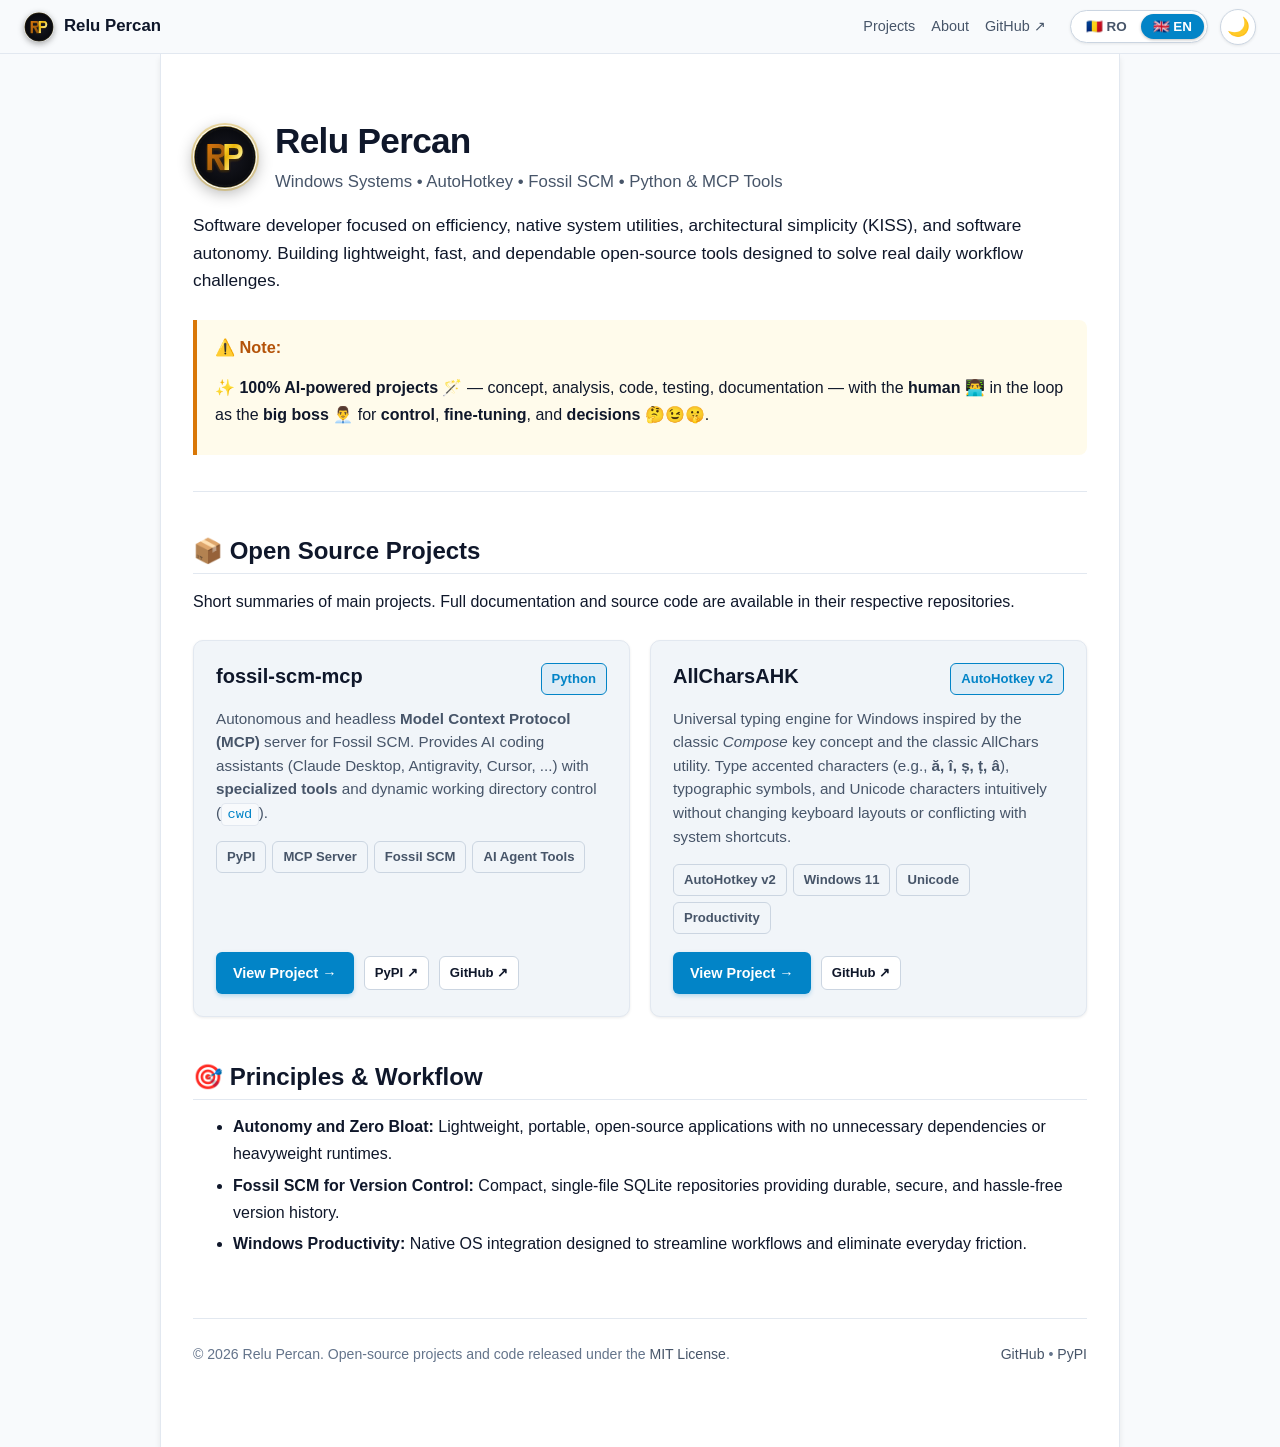
<file: index.html>
<!DOCTYPE html>
<html lang="ro" data-theme="dark" data-title-ro="Relu Percan - Dezvoltator &amp; Proiecte Open Source" data-title-en="Relu Percan - Developer &amp; Open Source Projects">
<head>
  <meta charset="UTF-8">
  <meta name="viewport" content="width=device-width, initial-scale=1.0">
  <title>Relu Percan - Dezvoltator &amp; Proiecte Open Source</title>
  <meta name="description" content="Portalul oficial al proiectelor open-source dezvoltate de Relu Percan: fossil-scm-mcp, AllCharsAHK și utilitare Windows.">
    <link rel="icon" type="image/svg+xml" href="assets/img/rp_avatar_2_luxury_gold.svg">
  <link rel="alternate icon" href="favicon.ico">
  <link rel="stylesheet" href="assets/css/style.css">
  <script>
    (function() {
      const savedTheme = localStorage.getItem('relupercan_theme') || localStorage.getItem('fossilsolo_theme');
      if (savedTheme) {
        document.documentElement.setAttribute('data-theme', savedTheme);
      } else if (window.matchMedia && window.matchMedia('(prefers-color-scheme: light)').matches) {
        document.documentElement.setAttribute('data-theme', 'light');
      }
    })();
  </script>
</head>
<body>

  <!-- Bara Fixă de Control -->
  <header class="top-control-bar">
    <a href="index.html" class="bar-brand">
      <img src="assets/img/rp_avatar_2_luxury_gold.svg" alt="Logo Relu Percan" class="bar-brand-avatar" width="30" height="30">
      <span>Relu Percan</span>
    </a>
    
    <div class="bar-actions">
      <nav class="nav-links">
        <a href="#proiecte" class="nav-link" data-i18n-ro="Proiecte" data-i18n-en="Projects" data-href-ro="#proiecte" data-href-en="#projects">Proiecte</a>
        <a href="#despre" class="nav-link" data-i18n-ro="Despre" data-i18n-en="About" data-href-ro="#despre" data-href-en="#about">Despre</a>
        <a href="https://github.com/ReluPercan" target="_blank" rel="noopener noreferrer" class="nav-link">GitHub ↗</a>
      </nav>
      
      <div class="lang-switcher" id="lang-switcher">
        <button type="button" class="lang-btn active" id="btn-lang-ro" title="Limba Română">🇷🇴 RO</button>
        <button type="button" class="lang-btn" id="btn-lang-en" title="English Language">🇬🇧 EN</button>
      </div>
      
      <button id="theme-toggle-btn" class="theme-btn" aria-label="Comută tema (Dark / Light)" title="Comută tema (Dark / Light)" data-title-ro="Comută tema (Dark / Light)" data-title-en="Toggle theme (Dark / Light)">
        <span id="theme-icon">☀️</span>
      </button>
    </div>
  </header>

  <!-- Container Principal -->
  <main class="page-container">

    <!-- ==================== SECȚIUNEA ÎN LIMBA ROMÂNĂ ==================== -->
    <article id="lang-section-ro" class="lang-content active" lang="ro">
      
      <!-- Hero -->
      <section class="hero-box">
        <div class="hero-top">
          <img src="assets/img/rp_avatar_2_luxury_gold.svg" alt="Avatar Relu Percan" class="hero-avatar" width="64" height="64">
          <div class="hero-title-group">
            <h1>Relu Percan</h1>
            <div class="hero-tagline">Sisteme Windows • AutoHotkey • Fossil SCM • Unelte Python &amp; MCP</div>
          </div>
        </div>
        
        <p class="hero-desc">
          Dezvoltator orientat spre eficiență, unelte native de sistem, simplitate arhitecturală (KISS) și autonomie software. 
          Creez utilitare open-source, rapide și fiabile, proiectate pentru a rezolva probleme concrete din fluxul zilnic de lucru.
        </p>

        <div class="warning">
          <div class="title">⚠️ Notă:</div>
          <p>✨ Proiecte <strong>100% AI‑powered 🪄</strong> — concept, analiză, cod, testare, documentație — cu <strong>omul</strong> 👨‍💻 în buclă ca <strong>big boss</strong> 👨‍💼 pentru <strong>control</strong>, <strong>fine‑tuning</strong> și <strong>decizii</strong> 🤔😉🤫.</p>
        </div>
      </section>

      <!-- Grila de Proiecte -->
      <section id="proiecte">
        <h2>📦 Proiecte Open Source</h2>
        <p>Prezentare succintă a proiectelor principale. Documentația completă și codul sursă sunt disponibile în depozitele dedicate.</p>

        <div class="projects-grid">
          
          <!-- Card FossilSoloMCP -->
          <div class="project-card">
            <div>
              <div class="card-header">
                <h3 class="card-title">fossil-scm-mcp</h3>
                <span class="badge badge-primary">Python</span>
              </div>
              <p class="card-summary">
                Server <strong>Model Context Protocol (MCP)</strong> autonom și headless pentru sistemul de control al versiunilor Fossil SCM. 
                Pune la dispoziția asistenților AI (Claude Desktop, Antigravity, Cursor, ...) <strong>unelte specializate</strong> cu gestionare dinamică a directorului curent de lucru (<code>cwd</code>).
              </p>
              <div class="card-tags">
                <span class="badge">PyPI</span>
                <span class="badge">MCP Server</span>
                <span class="badge">Fossil SCM</span>
                <span class="badge">AI Agent Tools</span>
              </div>
            </div>
            <div class="card-actions">
              <a href="proiecte/fossil-scm-mcp/index.html" class="btn btn-primary">Vezi Proiectul →</a>
              <a href="https://pypi.org/project/fossil-scm-mcp/" target="_blank" rel="noopener noreferrer" class="btn btn-secondary btn-sm">PyPI ↗</a>
              <a href="https://github.com/ReluPercan/FossilSoloMCP" target="_blank" rel="noopener noreferrer" class="btn btn-secondary btn-sm">GitHub ↗</a>
            </div>
          </div>

          <!-- Card AllCharsAHK -->
          <div class="project-card">
            <div>
              <div class="card-header">
                <h3 class="card-title">AllCharsAHK</h3>
                <span class="badge badge-primary">AutoHotkey v2</span>
              </div>
              <p class="card-summary">
                Motor universal de tastare pentru Windows inspirat de tasta clasică <em>Compose</em> și utilitarul AllChars. 
                Permite introducerea rapidă a diacriticelor (ex: <strong>ă, î, ș, ț, â</strong>), a simbolurilor tipografice și a caracterelor Unicode direct din tastatură, fără schimbarea layout-ului și fără conflicte de taste.
              </p>
              <div class="card-tags">
                <span class="badge">AutoHotkey v2</span>
                <span class="badge">Windows 11</span>
                <span class="badge">Unicode</span>
                <span class="badge">Productivitate</span>
              </div>
            </div>
            <div class="card-actions">
              <a href="proiecte/allchars-ahk/index.html" class="btn btn-primary">Vezi Proiectul →</a>
              <a href="https://github.com/ReluPercan/AllCharsAHK" target="_blank" rel="noopener noreferrer" class="btn btn-secondary btn-sm">GitHub ↗</a>
            </div>
          </div>


        </div>
      </section>

      <!-- Despre & Principii -->
      <section id="despre">
        <h2>🎯 Principii &amp; Mod de Lucru</h2>
        <ul>
          <li><strong>Autonomie și Zero Bloat:</strong> Aplicații ușoare, portabile, open-source, fără dependințe inutile și fără framework-uri greoaie de runtime.</li>
          <li><strong>Fossil SCM pentru Versiune:</strong> Depozite compacte într-un singur fișier SQLite, oferind control al versiunilor durabil, sigur și ușor de salvat/replicat.</li>
          <li><strong>Productivitate Windows:</strong> Integrare nativă cu sistemul de operare pentru automatizarea sarcinilor și eliminarea fricțiunilor zilnice.</li>
        </ul>
      </section>

      <!-- Footer -->
      <footer class="page-footer">
        <div>© 2026 Relu Percan. Proiecte și cod open-source lansate sub licență <a href="license.html" target="_blank">MIT</a>.</div>
        <div>
          <a href="https://github.com/ReluPercan" target="_blank" rel="noopener noreferrer">GitHub</a> • 
          <a href="https://pypi.org/user/ReluPercan/" target="_blank" rel="noopener noreferrer">PyPI</a>
        </div>
      </footer>

    </article>

    <!-- ==================== SECȚIUNEA ÎN LIMBA ENGLEZĂ ==================== -->
    <article id="lang-section-en" class="lang-content" lang="en">
      
      <!-- Hero -->
      <section class="hero-box">
        <div class="hero-top">
          <img src="assets/img/rp_avatar_2_luxury_gold.svg" alt="Avatar Relu Percan" class="hero-avatar" width="64" height="64">
          <div class="hero-title-group">
            <h1>Relu Percan</h1>
            <div class="hero-tagline">Windows Systems • AutoHotkey • Fossil SCM • Python &amp; MCP Tools</div>
          </div>
        </div>
        
        <p class="hero-desc">
          Software developer focused on efficiency, native system utilities, architectural simplicity (KISS), and software autonomy. 
          Building lightweight, fast, and dependable open-source tools designed to solve real daily workflow challenges.
        </p>

        <div class="warning">
          <div class="title">⚠️ Note:</div>
          <p>✨ <strong>100% AI‑powered projects 🪄</strong> — concept, analysis, code, testing, documentation — with the <strong>human</strong> 👨‍💻 in the loop as the <strong>big boss</strong> 👨‍💼 for <strong>control</strong>, <strong>fine‑tuning</strong>, and <strong>decisions</strong> 🤔😉🤫.</p>
        </div>
      </section>

      <!-- Projects Grid -->
      <section id="projects">
        <h2>📦 Open Source Projects</h2>
        <p>Short summaries of main projects. Full documentation and source code are available in their respective repositories.</p>

        <div class="projects-grid">
          
          <!-- Card FossilSoloMCP -->
          <div class="project-card">
            <div>
              <div class="card-header">
                <h3 class="card-title">fossil-scm-mcp</h3>
                <span class="badge badge-primary">Python</span>
              </div>
              <p class="card-summary">
                Autonomous and headless <strong>Model Context Protocol (MCP)</strong> server for Fossil SCM. 
                Provides AI coding assistants (Claude Desktop, Antigravity, Cursor, ...) with <strong>specialized tools</strong> and dynamic working directory control (<code>cwd</code>).
              </p>
              <div class="card-tags">
                <span class="badge">PyPI</span>
                <span class="badge">MCP Server</span>
                <span class="badge">Fossil SCM</span>
                <span class="badge">AI Agent Tools</span>
              </div>
            </div>
            <div class="card-actions">
              <a href="proiecte/fossil-scm-mcp/index.html" class="btn btn-primary">View Project →</a>
              <a href="https://pypi.org/project/fossil-scm-mcp/" target="_blank" rel="noopener noreferrer" class="btn btn-secondary btn-sm">PyPI ↗</a>
              <a href="https://github.com/ReluPercan/FossilSoloMCP" target="_blank" rel="noopener noreferrer" class="btn btn-secondary btn-sm">GitHub ↗</a>
            </div>
          </div>

          <!-- Card AllCharsAHK -->
          <div class="project-card">
            <div>
              <div class="card-header">
                <h3 class="card-title">AllCharsAHK</h3>
                <span class="badge badge-primary">AutoHotkey v2</span>
              </div>
              <p class="card-summary">
                Universal typing engine for Windows inspired by the classic <em>Compose</em> key concept and the classic AllChars utility. 
                Type accented characters (e.g., <strong>ă, î, ș, ț, â</strong>), typographic symbols, and Unicode characters intuitively without changing keyboard layouts or conflicting with system shortcuts.
              </p>
              <div class="card-tags">
                <span class="badge">AutoHotkey v2</span>
                <span class="badge">Windows 11</span>
                <span class="badge">Unicode</span>
                <span class="badge">Productivity</span>
              </div>
            </div>
            <div class="card-actions">
              <a href="proiecte/allchars-ahk/index.html" class="btn btn-primary">View Project →</a>
              <a href="https://github.com/ReluPercan/AllCharsAHK" target="_blank" rel="noopener noreferrer" class="btn btn-secondary btn-sm">GitHub ↗</a>
            </div>
          </div>


        </div>
      </section>

      <!-- About & Principles -->
      <section id="about">
        <h2>🎯 Principles &amp; Workflow</h2>
        <ul>
          <li><strong>Autonomy and Zero Bloat:</strong> Lightweight, portable, open-source applications with no unnecessary dependencies or heavyweight runtimes.</li>
          <li><strong>Fossil SCM for Version Control:</strong> Compact, single-file SQLite repositories providing durable, secure, and hassle-free version history.</li>
          <li><strong>Windows Productivity:</strong> Native OS integration designed to streamline workflows and eliminate everyday friction.</li>
        </ul>
      </section>

      <!-- Footer -->
      <footer class="page-footer">
        <div>© 2026 Relu Percan. Open-source projects and code released under the <a href="license.html" target="_blank">MIT License</a>.</div>
        <div>
          <a href="https://github.com/ReluPercan" target="_blank" rel="noopener noreferrer">GitHub</a> • 
          <a href="https://pypi.org/user/ReluPercan/" target="_blank" rel="noopener noreferrer">PyPI</a>
        </div>
      </footer>

    </article>

  </main>

  <script src="assets/js/main.js"></script>
</body>
</html>
</file>
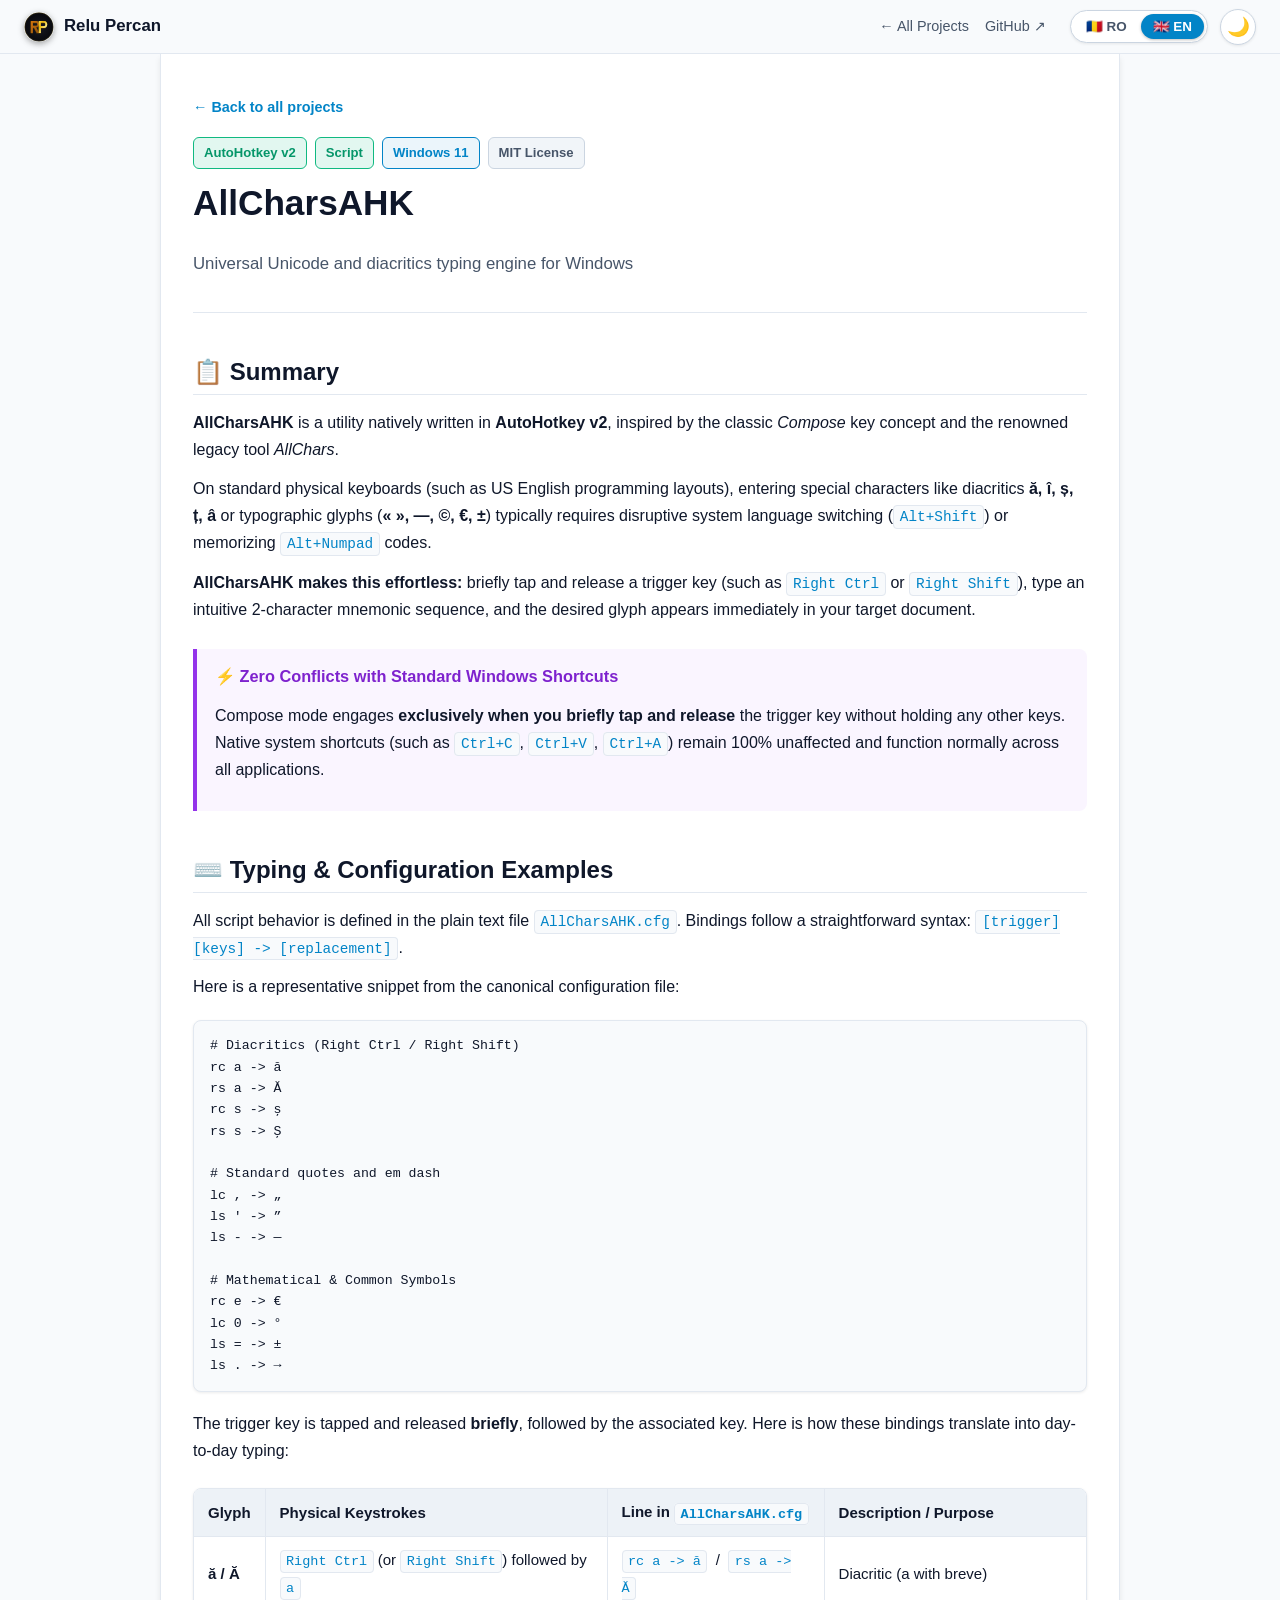
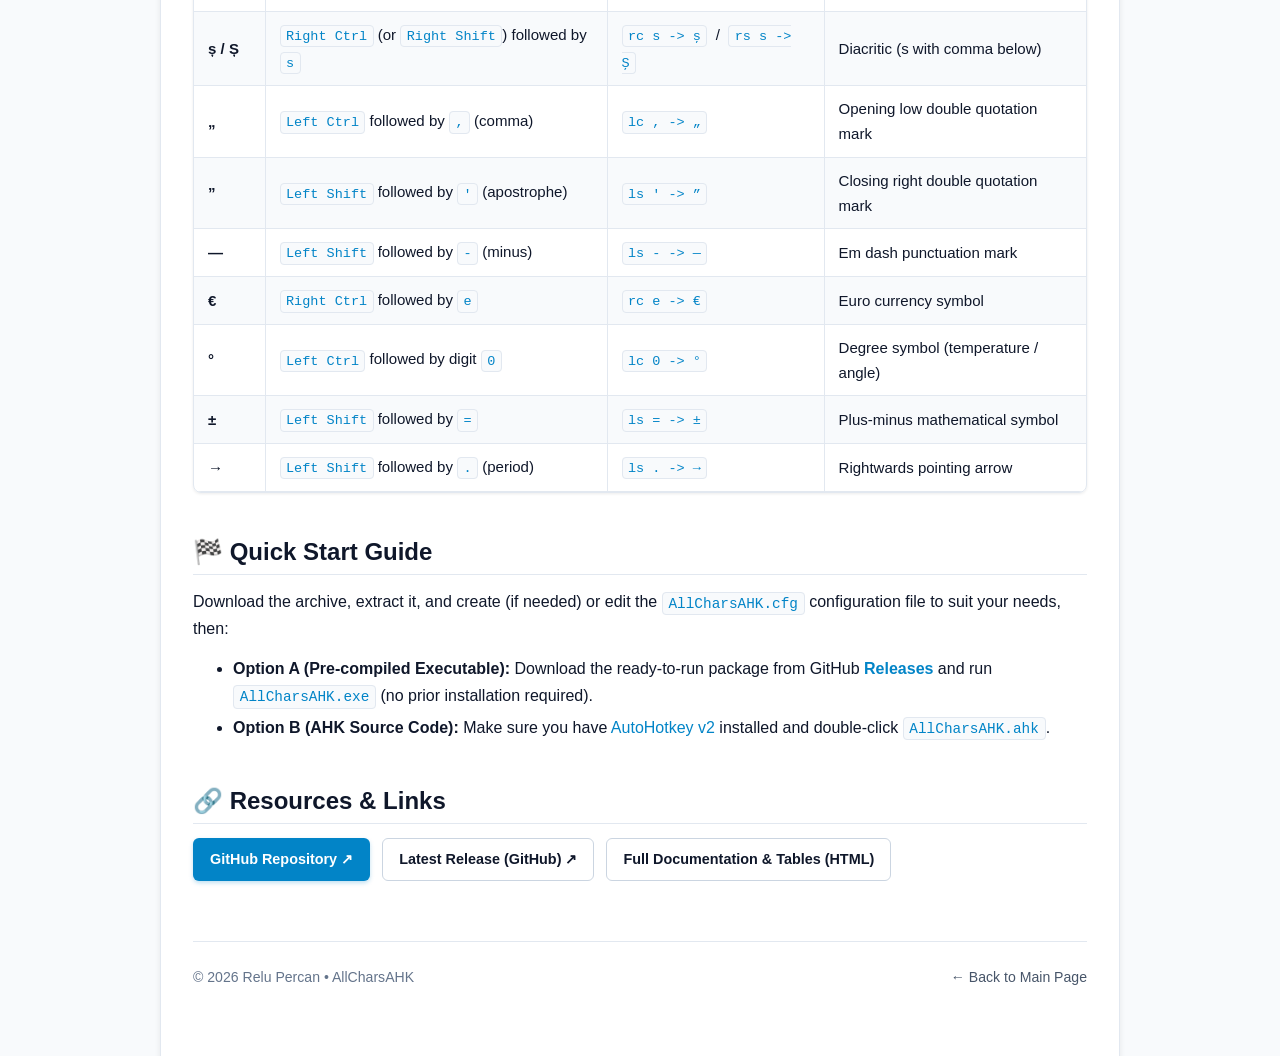
<file: proiecte/allchars-ahk/index.html>
<!DOCTYPE html>
<html lang="ro" data-theme="dark" data-title-ro="AllCharsAHK - Motor Unicode și Diacritice pentru Windows | Relu Percan" data-title-en="AllCharsAHK - Unicode & Diacritics Engine for Windows | Relu Percan">
<head>
  <meta charset="UTF-8">
  <meta name="viewport" content="width=device-width, initial-scale=1.0">
  <title>AllCharsAHK - Motor Unicode și Diacritice pentru Windows | Relu Percan</title>
  <meta name="description" content="Tastează diacritice și caractere Unicode rapid și intuitiv pe Windows cu AutoHotkey v2, fără schimbarea layout-ului de tastatură.">
    <link rel="icon" type="image/svg+xml" href="../../assets/img/rp_avatar_2_luxury_gold.svg">
  <link rel="alternate icon" href="../../favicon.ico">
  <link rel="stylesheet" href="../../assets/css/style.css">
  <script>
    (function() {
      const savedTheme = localStorage.getItem('relupercan_theme') || localStorage.getItem('fossilsolo_theme');
      if (savedTheme) {
        document.documentElement.setAttribute('data-theme', savedTheme);
      } else if (window.matchMedia && window.matchMedia('(prefers-color-scheme: light)').matches) {
        document.documentElement.setAttribute('data-theme', 'light');
      }
    })();
  </script>
</head>
<body>

  <!-- Bara Fixă de Control -->
  <header class="top-control-bar">
    <a href="../../index.html" class="bar-brand" title="Relu Percan - Pagina Principală">
      <img src="../../assets/img/rp_avatar_2_luxury_gold.svg" alt="Relu Percan" class="bar-brand-avatar">
      <span>Relu Percan</span>
    </a>
    
    <div class="bar-actions">
      <nav class="nav-links">
        <a href="../../index.html#proiecte" class="nav-link" data-i18n-ro="← Toate Proiectele" data-i18n-en="← All Projects" data-href-ro="../../index.html#proiecte" data-href-en="../../index.html#projects">← Toate Proiectele</a>
        <a href="https://github.com/ReluPercan/AllCharsAHK" target="_blank" rel="noopener noreferrer" class="nav-link">GitHub ↗</a>
      </nav>
      
      <div class="lang-switcher" id="lang-switcher">
        <button type="button" class="lang-btn active" id="btn-lang-ro" title="Limba Română">🇷🇴 RO</button>
        <button type="button" class="lang-btn" id="btn-lang-en" title="English Language">🇬🇧 EN</button>
      </div>
      
      <button id="theme-toggle-btn" class="theme-btn" aria-label="Comută tema" title="Comută tema (Dark / Light)" data-title-ro="Comută tema (Dark / Light)" data-title-en="Toggle theme (Dark / Light)">
        <span id="theme-icon">☀️</span>
      </button>
    </div>
  </header>

  <!-- Container Principal -->
  <main class="page-container">

    <!-- ==================== VERSIUNEA ÎN LIMBA ROMÂNĂ ==================== -->
    <article id="lang-section-ro" class="lang-content active" lang="ro">
      
      <a href="../../index.html#proiecte" class="back-link">← Înapoi la lista de proiecte</a>

      <header class="project-hero">
        <div style="display: flex; gap: 8px; flex-wrap: wrap; margin-bottom: 8px;">
          <span class="badge badge-green">AutoHotkey v2</span>
          <span class="badge badge-green">Script</span>
          <span class="badge badge-primary">Windows 11</span>
          <span class="badge">Licență MIT</span>
        </div>
        <h1>AllCharsAHK</h1>
        <p class="hero-tagline">Motor universal de tastare caractere Unicode și diacritice pentru Windows</p>
      </header>

      <section>
        <h2>📋 Rezumat</h2>
        <p>
          <strong>AllCharsAHK</strong> este un utilitar scris nativ în <strong>AutoHotkey v2</strong>, inspirat din conceptul 
          clasic al tastei <em>Compose</em> și din popularul program istoric <em>AllChars</em>.
        </p>
        <p>
          Pe orice tastatură fizică (de exemplu US English sau tastaturi pentru programare), introducerea caracterelor speciale 
          precum diacriticele <strong>ă, î, ș, ț, â</strong> sau simbolurile tipografice (<strong>« », —, ©, €, ±</strong>) 
          necesită în mod tradițional comutarea deranjantă a limbii de sistem (<code>Alt+Shift</code>) sau memorarea codurilor <code>Alt+Numpad</code>.
        </p>
        <p>
          <strong>AllCharsAHK rezolvă elegant această problemă:</strong> apeși scurt o tastă de declanșare (de exemplu <code>Right Ctrl</code> sau <code>Right Shift</code>), 
          tastezi o secvență mnemotehnică intuitivă de 2 caractere, iar caracterul dorit este inserat instantaneu.
        </p>

        <div class="important">
          <div class="title">⚡ Zero Conflicte cu Comenzile Windows</div>
          <p>
            Modul Compose se activează <strong>exclusiv la apăsarea și eliberarea scurtă</strong> a tastei de declanșare fără a ține alte taste apăsate simultan. 
            Comenzile rapide standard din Windows (precum <code>Ctrl+C</code>, <code>Ctrl+V</code>, <code>Ctrl+A</code>) continuă să funcționeze 100% normal în orice aplicație.
          </p>
        </div>
      </section>

      <section>
        <h2>⌨️ Tastare &amp; Exemple de Configurare</h2>
        <p>
          Tot comportamentul scriptului este dictat de fișierul text <code>AllCharsAHK.cfg</code>. 
          Mapările au o sintaxă extrem de simplă: <code>[activator] [taste] -&gt; [rezultat]</code>.
        </p>

        <p>Iată un extras reprezentativ din fișierul canonic de configurare:</p>

        <div class="code-box">
          <pre><code># Diacritice (Right Ctrl / Right Shift)
rc a -> ă
rs a -> Ă
rc s -> ș
rs s -> Ș

# Ghilimele standard și linie de dialog
lc , -> „
ls ' -> ”
ls - -> —

# Simboluri uzuale, valutare și matematice
rc e -> €
lc 0 -> °
ls = -> ±
ls . -> →</code></pre>
        </div>

        <p>
          Tasta activator se apasă și se eliberează <strong>scurt</strong>, după care se apasă tasta asociată. 
          Iată cum se traduc aceste mapări în utilizarea practică:
        </p>

        <div class="table-container">
          <table>
            <thead>
              <tr>
                <th>Caracter</th>
                <th>Ce tastezi fizic</th>
                <th>Linia din <code>AllCharsAHK.cfg</code></th>
                <th>Descriere / Utilizare</th>
              </tr>
            </thead>
            <tbody>
              <tr>
                <td><strong>ă / Ă</strong></td>
                <td><code>Right Ctrl</code> (sau <code>Right Shift</code>) urmat de <code>a</code></td>
                <td><code>rc a -&gt; ă</code> &nbsp;/&nbsp; <code>rs a -&gt; Ă</code></td>
                <td>Diacritică (a cu căciulă)</td>
              </tr>
              <tr>
                <td><strong>ș / Ș</strong></td>
                <td><code>Right Ctrl</code> (sau <code>Right Shift</code>) urmat de <code>s</code></td>
                <td><code>rc s -&gt; ș</code> &nbsp;/&nbsp; <code>rs s -&gt; Ș</code></td>
                <td>Diacritică (s cu virgulă dedesubt)</td>
              </tr>
              <tr>
                <td><strong>„</strong></td>
                <td><code>Left Ctrl</code> urmat de <code>,</code> (virgulă)</td>
                <td><code>lc , -&gt; „</code></td>
                <td>Ghilimele de deschidere (jos)</td>
              </tr>
              <tr>
                <td><strong>”</strong></td>
                <td><code>Left Shift</code> urmat de <code>'</code> (apostrof)</td>
                <td><code>ls ' -&gt; ”</code></td>
                <td>Ghilimele de închidere (sus)</td>
              </tr>
              <tr>
                <td><strong>—</strong></td>
                <td><code>Left Shift</code> urmat de <code>-</code> (minus)</td>
                <td><code>ls - -&gt; —</code></td>
                <td>Linie de dialog (em dash)</td>
              </tr>
              <tr>
                <td><strong>€</strong></td>
                <td><code>Right Ctrl</code> urmat de <code>e</code></td>
                <td><code>rc e -&gt; €</code></td>
                <td>Simbolul monedei Euro</td>
              </tr>
              <tr>
                <td><strong>°</strong></td>
                <td><code>Left Ctrl</code> urmat de cifra <code>0</code></td>
                <td><code>lc 0 -&gt; °</code></td>
                <td>Simbolul grad (temperatură / unghi)</td>
              </tr>
              <tr>
                <td><strong>±</strong></td>
                <td><code>Left Shift</code> urmat de <code>=</code></td>
                <td><code>ls = -&gt; ±</code></td>
                <td>Simbolul matematic plus-minus</td>
              </tr>
              <tr>
                <td><strong>→</strong></td>
                <td><code>Left Shift</code> urmat de <code>.</code> (punct)</td>
                <td><code>ls . -&gt; →</code></td>
                <td>Săgeată orizontală spre dreapta</td>
              </tr>
            </tbody>
          </table>
        </div>
      </section>

      <section>
        <h2>🏁 Ghid Rapid de Pornire</h2>
        <p>Descarcă arhiva, dezarhivează și creează (dacă este nevoie) sau editează fișierul de configurare <code>AllCharsAHK.cfg</code> conform propriilor necesități, apoi:</p>
        <ul>
          <li><strong>Varianta A (Executabil gata compilat):</strong> Descarcă pachetul direct de la secțiunea GitHub <a href="https://github.com/ReluPercan/AllCharsAHK/releases/latest" target="_blank" rel="noopener noreferrer"><strong>Releases</strong></a> și rulează <code>AllCharsAHK.exe</code> (fără nicio instalare prealabilă).</li>
          <li><strong>Varianta B (Cod sursă AHK):</strong> Asigură-te că ai instalat <a href="https://www.autohotkey.com/" target="_blank" rel="noopener noreferrer">AutoHotkey v2</a> și rulează cu dublu-click fișierul <code>AllCharsAHK.ahk</code>.</li>
        </ul>
      </section>

      <section>
        <h2>🔗 Resurse & Link-uri Utile</h2>
        <div style="display: flex; gap: 12px; flex-wrap: wrap; margin-top: 14px;">
          <a href="https://github.com/ReluPercan/AllCharsAHK" target="_blank" rel="noopener noreferrer" class="btn btn-primary">Depozitul GitHub ↗</a>
          <a href="https://github.com/ReluPercan/AllCharsAHK/releases/latest" target="_blank" rel="noopener noreferrer" class="btn btn-secondary">Ultima Versiune (GitHub) ↗</a>
          <a href="manual.html" class="btn btn-secondary">Documentația & Tabelele Complete (HTML)</a>
        </div>
      </section>

      <footer class="page-footer">
        <div>© 2026 Relu Percan • AllCharsAHK</div>
        <div><a href="../../index.html">← Înapoi la Pagina Principală</a></div>
      </footer>

    </article>

    <!-- ==================== VERSIUNEA ÎN LIMBA ENGLEZĂ ==================== -->
    <article id="lang-section-en" class="lang-content" lang="en">
      
      <a href="../../index.html#projects" class="back-link">← Back to all projects</a>

      <header class="project-hero">
        <div style="display: flex; gap: 8px; flex-wrap: wrap; margin-bottom: 8px;">
          <span class="badge badge-green">AutoHotkey v2</span>
          <span class="badge badge-green">Script</span>
          <span class="badge badge-primary">Windows 11</span>
          <span class="badge">MIT License</span>
        </div>
        <h1>AllCharsAHK</h1>
        <p class="hero-tagline">Universal Unicode and diacritics typing engine for Windows</p>
      </header>

      <section>
        <h2>📋 Summary</h2>
        <p>
          <strong>AllCharsAHK</strong> is a utility natively written in <strong>AutoHotkey v2</strong>, inspired 
          by the classic <em>Compose</em> key concept and the renowned legacy tool <em>AllChars</em>.
        </p>
        <p>
          On standard physical keyboards (such as US English programming layouts), entering special characters like diacritics 
          <strong>ă, î, ș, ț, â</strong> or typographic glyphs (<strong>« », —, ©, €, ±</strong>) typically requires disruptive 
          system language switching (<code>Alt+Shift</code>) or memorizing <code>Alt+Numpad</code> codes.
        </p>
        <p>
          <strong>AllCharsAHK makes this effortless:</strong> briefly tap and release a trigger key (such as <code>Right Ctrl</code> or <code>Right Shift</code>), 
          type an intuitive 2-character mnemonic sequence, and the desired glyph appears immediately in your target document.
        </p>

        <div class="important">
          <div class="title">⚡ Zero Conflicts with Standard Windows Shortcuts</div>
          <p>
            Compose mode engages <strong>exclusively when you briefly tap and release</strong> the trigger key without holding any other keys. 
            Native system shortcuts (such as <code>Ctrl+C</code>, <code>Ctrl+V</code>, <code>Ctrl+A</code>) remain 100% unaffected and function normally across all applications.
          </p>
        </div>
      </section>

      <section>
        <h2>⌨️ Typing &amp; Configuration Examples</h2>
        <p>
          All script behavior is defined in the plain text file <code>AllCharsAHK.cfg</code>. 
          Bindings follow a straightforward syntax: <code>[trigger] [keys] -&gt; [replacement]</code>.
        </p>

        <p>Here is a representative snippet from the canonical configuration file:</p>

        <div class="code-box">
          <pre><code># Diacritics (Right Ctrl / Right Shift)
rc a -> ă
rs a -> Ă
rc s -> ș
rs s -> Ș

# Standard quotes and em dash
lc , -> „
ls ' -> ”
ls - -> —

# Mathematical & Common Symbols
rc e -> €
lc 0 -> °
ls = -> ±
ls . -> →</code></pre>
        </div>

        <p>
          The trigger key is tapped and released <strong>briefly</strong>, followed by the associated key. 
          Here is how these bindings translate into day-to-day typing:
        </p>

        <div class="table-container">
          <table>
            <thead>
              <tr>
                <th>Glyph</th>
                <th>Physical Keystrokes</th>
                <th>Line in <code>AllCharsAHK.cfg</code></th>
                <th>Description / Purpose</th>
              </tr>
            </thead>
            <tbody>
              <tr>
                <td><strong>ă / Ă</strong></td>
                <td><code>Right Ctrl</code> (or <code>Right Shift</code>) followed by <code>a</code></td>
                <td><code>rc a -&gt; ă</code> &nbsp;/&nbsp; <code>rs a -&gt; Ă</code></td>
                <td>Diacritic (a with breve)</td>
              </tr>
              <tr>
                <td><strong>ș / Ș</strong></td>
                <td><code>Right Ctrl</code> (or <code>Right Shift</code>) followed by <code>s</code></td>
                <td><code>rc s -&gt; ș</code> &nbsp;/&nbsp; <code>rs s -&gt; Ș</code></td>
                <td>Diacritic (s with comma below)</td>
              </tr>
              <tr>
                <td><strong>„</strong></td>
                <td><code>Left Ctrl</code> followed by <code>,</code> (comma)</td>
                <td><code>lc , -&gt; „</code></td>
                <td>Opening low double quotation mark</td>
              </tr>
              <tr>
                <td><strong>”</strong></td>
                <td><code>Left Shift</code> followed by <code>'</code> (apostrophe)</td>
                <td><code>ls ' -&gt; ”</code></td>
                <td>Closing right double quotation mark</td>
              </tr>
              <tr>
                <td><strong>—</strong></td>
                <td><code>Left Shift</code> followed by <code>-</code> (minus)</td>
                <td><code>ls - -&gt; —</code></td>
                <td>Em dash punctuation mark</td>
              </tr>
              <tr>
                <td><strong>€</strong></td>
                <td><code>Right Ctrl</code> followed by <code>e</code></td>
                <td><code>rc e -&gt; €</code></td>
                <td>Euro currency symbol</td>
              </tr>
              <tr>
                <td><strong>°</strong></td>
                <td><code>Left Ctrl</code> followed by digit <code>0</code></td>
                <td><code>lc 0 -&gt; °</code></td>
                <td>Degree symbol (temperature / angle)</td>
              </tr>
              <tr>
                <td><strong>±</strong></td>
                <td><code>Left Shift</code> followed by <code>=</code></td>
                <td><code>ls = -&gt; ±</code></td>
                <td>Plus-minus mathematical symbol</td>
              </tr>
              <tr>
                <td><strong>→</strong></td>
                <td><code>Left Shift</code> followed by <code>.</code> (period)</td>
                <td><code>ls . -&gt; →</code></td>
                <td>Rightwards pointing arrow</td>
              </tr>
            </tbody>
          </table>
        </div>
      </section>

      <section>
        <h2>🏁 Quick Start Guide</h2>
        <p>Download the archive, extract it, and create (if needed) or edit the <code>AllCharsAHK.cfg</code> configuration file to suit your needs, then:</p>
        <ul>
          <li><strong>Option A (Pre-compiled Executable):</strong> Download the ready-to-run package from GitHub <a href="https://github.com/ReluPercan/AllCharsAHK/releases/latest" target="_blank" rel="noopener noreferrer"><strong>Releases</strong></a> and run <code>AllCharsAHK.exe</code> (no prior installation required).</li>
          <li><strong>Option B (AHK Source Code):</strong> Make sure you have <a href="https://www.autohotkey.com/" target="_blank" rel="noopener noreferrer">AutoHotkey v2</a> installed and double-click <code>AllCharsAHK.ahk</code>.</li>
        </ul>
      </section>

      <section>
        <h2>🔗 Resources & Links</h2>
        <div style="display: flex; gap: 12px; flex-wrap: wrap; margin-top: 14px;">
          <a href="https://github.com/ReluPercan/AllCharsAHK" target="_blank" rel="noopener noreferrer" class="btn btn-primary">GitHub Repository ↗</a>
          <a href="https://github.com/ReluPercan/AllCharsAHK/releases/latest" target="_blank" rel="noopener noreferrer" class="btn btn-secondary">Latest Release (GitHub) ↗</a>
          <a href="manual.html" class="btn btn-secondary">Full Documentation & Tables (HTML)</a>
        </div>
      </section>

      <footer class="page-footer">
        <div>© 2026 Relu Percan • AllCharsAHK</div>
        <div><a href="../../index.html">← Back to Main Page</a></div>
      </footer>

    </article>

  </main>

  <script src="../../assets/js/main.js"></script>
</body>
</html>
</file>
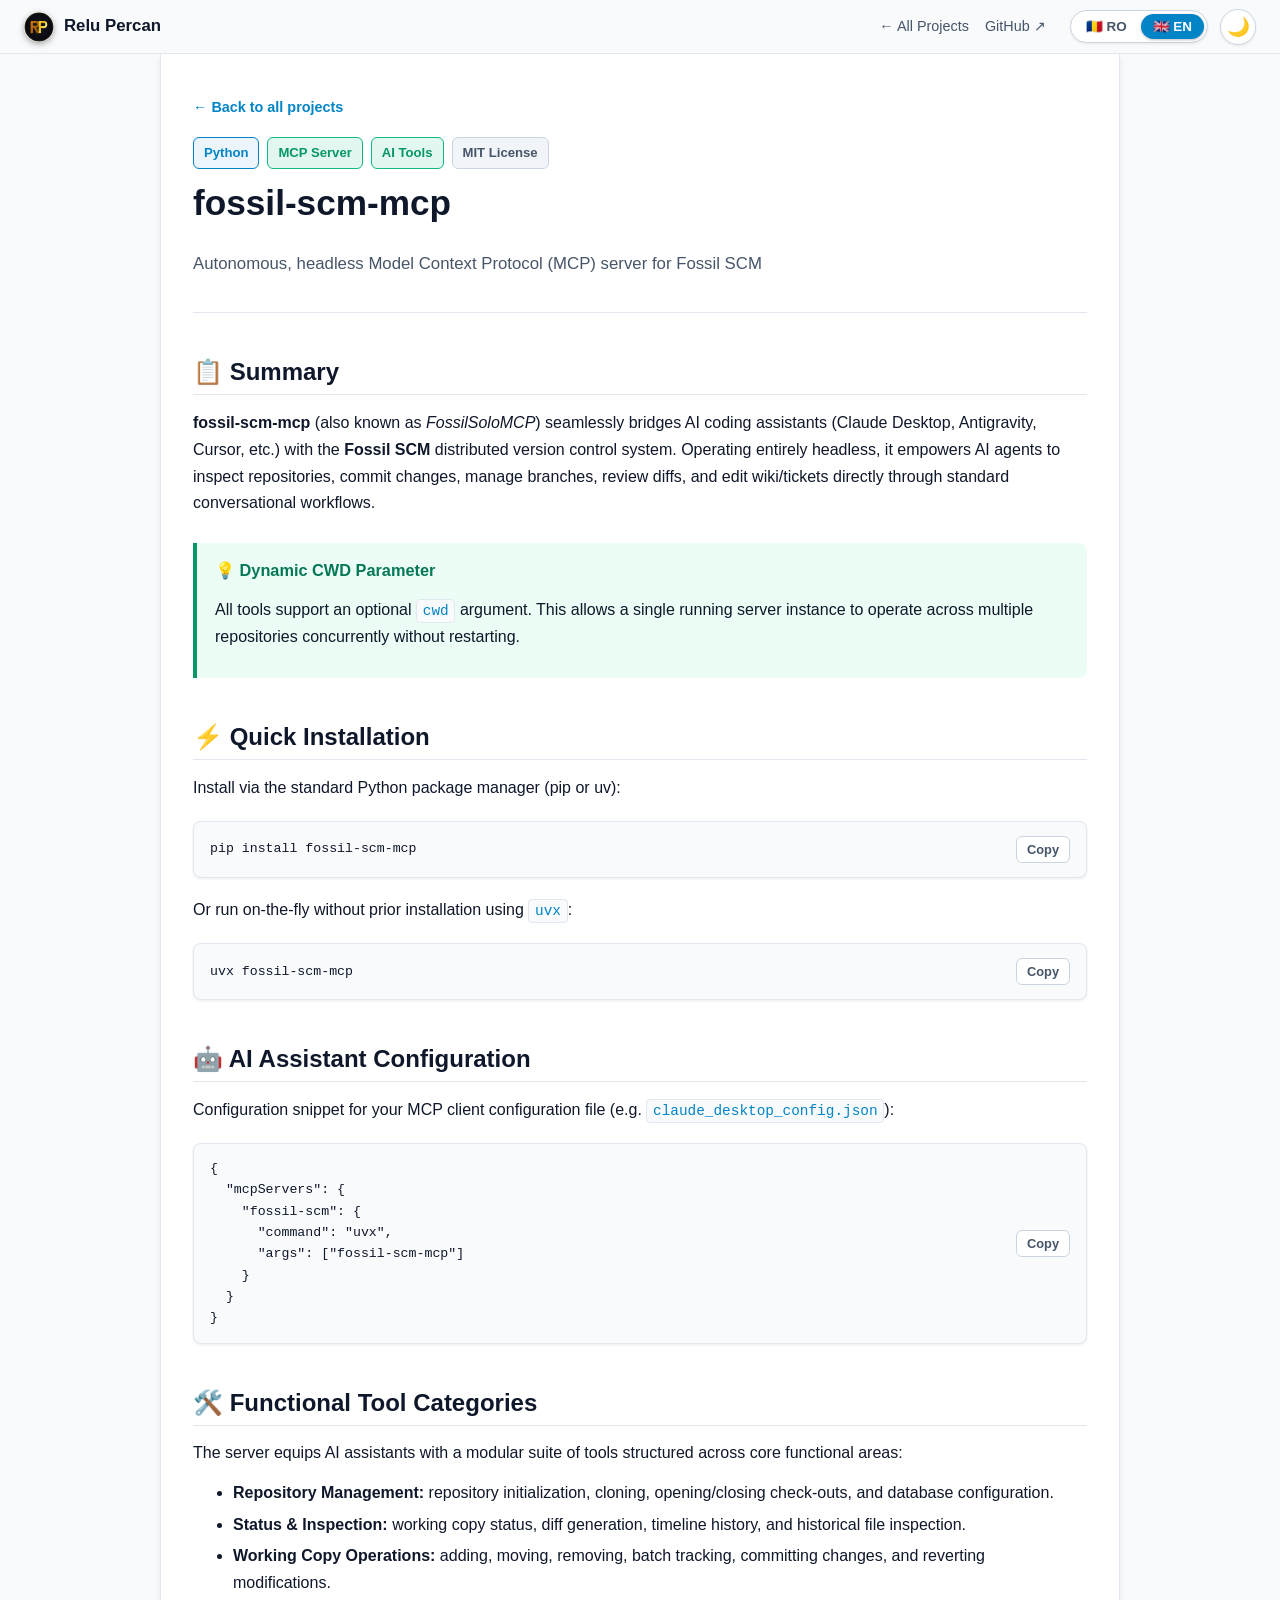
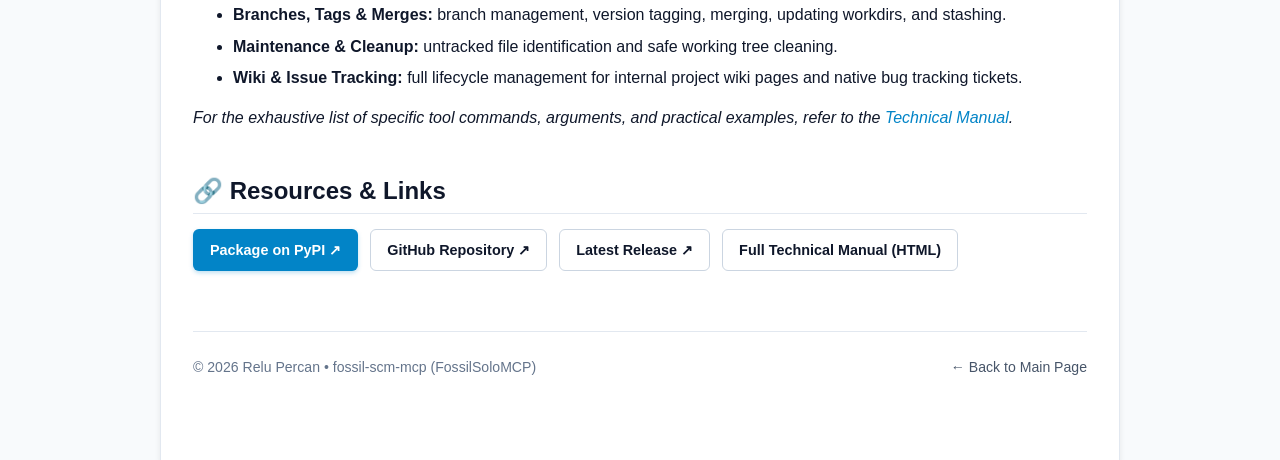
<file: proiecte/fossil-scm-mcp/index.html>
<!DOCTYPE html>
<html lang="ro" data-theme="dark" data-title-ro="fossil-scm-mcp - Server MCP pentru Fossil SCM | Relu Percan" data-title-en="fossil-scm-mcp - MCP Server for Fossil SCM | Relu Percan">
<head>
  <meta charset="UTF-8">
  <meta name="viewport" content="width=device-width, initial-scale=1.0">
  <title>fossil-scm-mcp - Server MCP pentru Fossil SCM | Relu Percan</title>
  <meta name="description" content="Server Model Context Protocol (MCP) autonom pentru integrarea sistemului de control al versiunilor Fossil SCM cu asistenți AI.">
    <link rel="icon" type="image/svg+xml" href="../../assets/img/rp_avatar_2_luxury_gold.svg">
  <link rel="alternate icon" href="../../favicon.ico">
  <link rel="stylesheet" href="../../assets/css/style.css">
  <script>
    (function() {
      const savedTheme = localStorage.getItem('relupercan_theme') || localStorage.getItem('fossilsolo_theme');
      if (savedTheme) {
        document.documentElement.setAttribute('data-theme', savedTheme);
      } else if (window.matchMedia && window.matchMedia('(prefers-color-scheme: light)').matches) {
        document.documentElement.setAttribute('data-theme', 'light');
      }
    })();
  </script>
</head>
<body>

  <!-- Bara Fixă de Control -->
  <header class="top-control-bar">
    <a href="../../index.html" class="bar-brand">
      <img src="../../assets/img/rp_avatar_2_luxury_gold.svg" alt="Logo Relu Percan" class="bar-brand-avatar" width="30" height="30">
      <span>Relu Percan</span>
    </a>
    
    <div class="bar-actions">
      <nav class="nav-links">
        <a href="../../index.html#proiecte" class="nav-link" data-i18n-ro="← Toate Proiectele" data-i18n-en="← All Projects" data-href-ro="../../index.html#proiecte" data-href-en="../../index.html#projects">← Toate Proiectele</a>
        <a href="https://github.com/ReluPercan/FossilSoloMCP" target="_blank" rel="noopener noreferrer" class="nav-link">GitHub ↗</a>
      </nav>
      
      <div class="lang-switcher" id="lang-switcher">
        <button type="button" class="lang-btn active" id="btn-lang-ro" title="Limba Română">🇷🇴 RO</button>
        <button type="button" class="lang-btn" id="btn-lang-en" title="English Language">🇬🇧 EN</button>
      </div>
      
      <button id="theme-toggle-btn" class="theme-btn" aria-label="Comută tema" title="Comută tema (Dark / Light)" data-title-ro="Comută tema (Dark / Light)" data-title-en="Toggle theme (Dark / Light)">
        <span id="theme-icon">☀️</span>
      </button>
    </div>
  </header>

  <!-- Container Principal -->
  <main class="page-container">

    <!-- ==================== VERSIUNEA ÎN LIMBA ROMÂNĂ ==================== -->
    <article id="lang-section-ro" class="lang-content active" lang="ro">
      
      <a href="../../index.html#proiecte" class="back-link">← Înapoi la lista de proiecte</a>

      <header class="project-hero">
        <div style="display: flex; gap: 8px; flex-wrap: wrap; margin-bottom: 8px;">
          <span class="badge badge-primary">Python</span>
          <span class="badge badge-green">Server MCP</span>
          <span class="badge badge-green">Unelte AI</span>
          <span class="badge">Licență MIT</span>
        </div>
        <h1>fossil-scm-mcp</h1>
        <p class="hero-tagline">Server Model Context Protocol (MCP) autonom și headless pentru Fossil SCM</p>
      </header>

      <section>
        <h2>📋 Rezumat</h2>
        <p>
          <strong>fossil-scm-mcp</strong> (cunoscut și ca <em>FossilSoloMCP</em>) conectează asistenții de programare bazați pe AI 
          (Claude Desktop, Antigravity, Cursor, etc.) direct cu sistemul distribuit de control al versiunilor 
          <strong>Fossil SCM</strong>. Serverul funcționează complet decuplat, permițând agenților inteligenți să inspecteze, 
          să comită, să gestioneze ramuri, să vizualizeze diferențe și să acceseze documentația wiki direct prin conversație.
        </p>

        <div class="tip">
          <div class="title">💡 Parametru CWD Dinamic</div>
          <p>
            Toate uneltele acceptă un parametru opțional <code>cwd</code>. Aceasta permite unui singur proces de server 
            să lucreze simultan pe depozite diferite fără reconfigurare sau repornire.
          </p>
        </div>
      </section>

      <section>
        <h2>⚡ Instalare Rapidă</h2>
        <p>Instalare prin managerul oficial de pachete Python (pip sau uv):</p>
        
        <div class="code-box">
          <pre><code>pip install fossil-scm-mcp</code></pre>
          <button type="button" class="btn-copy">Copiază</button>
        </div>

        <p>Sau rulare directă, fără instalare prealabilă, folosind <code>uvx</code>:</p>
        <div class="code-box">
          <pre><code>uvx fossil-scm-mcp</code></pre>
          <button type="button" class="btn-copy">Copiază</button>
        </div>
      </section>

      <section>
        <h2>🤖 Configurare pentru Asistenți AI</h2>
        <p>Exemplu de configurare în fișierul JSON al clientului MCP (de ex. <code>claude_desktop_config.json</code>):</p>
        
        <div class="code-box">
          <pre><code>{
  "mcpServers": {
    "fossil-scm": {
      "command": "uvx",
      "args": ["fossil-scm-mcp"]
    }
  }
}</code></pre>
          <button type="button" class="btn-copy">Copiază</button>
        </div>
      </section>

      <section>
        <h2>🛠️ Categorii de Unelte Disponibile</h2>
        <p>Serverul pune la dispoziția asistenților AI o suită modulară de unelte organizate pe arii funcționale:</p>
        <ul>
          <li><strong>Gestiune Depozit:</strong> inițializare depozit nou, clonare, deschidere și închidere check-out, configurare setări depozit.</li>
          <li><strong>Inspecție &amp; Stare:</strong> verificare status curent, diferențe (diff), istoric comiteri (timeline) și inspecție artefacte.</li>
          <li><strong>Operațiuni pe Fișiere:</strong> adăugare, mutare/redenumire, eliminare, reconciliere automată și comitere (commit/revert).</li>
          <li><strong>Ramuri, Taguri &amp; Fuziuni:</strong> creare și gestionare ramuri de lucru, etichetare versiuni, fuzionare (merge), actualizare și stash.</li>
          <li><strong>Mentenanță &amp; Curățare:</strong> scanarea fișierelor netrackuite și curățarea automată a spațiului de lucru.</li>
          <li><strong>Wiki &amp; Tichetare:</strong> citire, creare și actualizare pentru documentația wiki internă și sistemul nativ de tichete (issues).</li>
        </ul>
        <p><em>Pentru lista exhaustivă a comenzilor, parametrii fiecărei unelte și exemple de utilizare, consultați <a href="manual.html">Manualul Tehnic Complet</a>.</em></p>
      </section>

      <section>
        <h2>🔗 Resurse & Link-uri Utile</h2>
        <div style="display: flex; gap: 12px; flex-wrap: wrap; margin-top: 14px;">
          <a href="https://pypi.org/project/fossil-scm-mcp/" target="_blank" rel="noopener noreferrer" class="btn btn-primary">Pachetul pe PyPI ↗</a>
          <a href="https://github.com/ReluPercan/FossilSoloMCP" target="_blank" rel="noopener noreferrer" class="btn btn-secondary">Depozitul GitHub ↗</a>
          <a href="https://github.com/ReluPercan/FossilSoloMCP/releases/latest" target="_blank" rel="noopener noreferrer" class="btn btn-secondary">Ultima Versiune (GitHub) ↗</a>
          <a href="manual.html" class="btn btn-secondary">Manualul Tehnic Complet (HTML)</a>
        </div>
      </section>

      <footer class="page-footer">
        <div>© 2026 Relu Percan • fossil-scm-mcp (FossilSoloMCP)</div>
        <div><a href="../../index.html">← Înapoi la Pagina Principală</a></div>
      </footer>

    </article>

    <!-- ==================== VERSIUNEA ÎN LIMBA ENGLEZĂ ==================== -->
    <article id="lang-section-en" class="lang-content" lang="en">
      
      <a href="../../index.html#projects" class="back-link">← Back to all projects</a>

      <header class="project-hero">
        <div style="display: flex; gap: 8px; flex-wrap: wrap; margin-bottom: 8px;">
          <span class="badge badge-primary">Python</span>
          <span class="badge badge-green">MCP Server</span>
          <span class="badge badge-green">AI Tools</span>
          <span class="badge">MIT License</span>
        </div>
        <h1>fossil-scm-mcp</h1>
        <p class="hero-tagline">Autonomous, headless Model Context Protocol (MCP) server for Fossil SCM</p>
      </header>

      <section>
        <h2>📋 Summary</h2>
        <p>
          <strong>fossil-scm-mcp</strong> (also known as <em>FossilSoloMCP</em>) seamlessly bridges AI coding assistants 
          (Claude Desktop, Antigravity, Cursor, etc.) with the <strong>Fossil SCM</strong> distributed version control system. 
          Operating entirely headless, it empowers AI agents to inspect repositories, commit changes, manage branches, review diffs, 
          and edit wiki/tickets directly through standard conversational workflows.
        </p>

        <div class="tip">
          <div class="title">💡 Dynamic CWD Parameter</div>
          <p>
            All tools support an optional <code>cwd</code> argument. This allows a single running server 
            instance to operate across multiple repositories concurrently without restarting.
          </p>
        </div>
      </section>

      <section>
        <h2>⚡ Quick Installation</h2>
        <p>Install via the standard Python package manager (pip or uv):</p>
        
        <div class="code-box">
          <pre><code>pip install fossil-scm-mcp</code></pre>
          <button type="button" class="btn-copy">Copy</button>
        </div>

        <p>Or run on-the-fly without prior installation using <code>uvx</code>:</p>
        <div class="code-box">
          <pre><code>uvx fossil-scm-mcp</code></pre>
          <button type="button" class="btn-copy">Copy</button>
        </div>
      </section>

      <section>
        <h2>🤖 AI Assistant Configuration</h2>
        <p>Configuration snippet for your MCP client configuration file (e.g. <code>claude_desktop_config.json</code>):</p>
        
        <div class="code-box">
          <pre><code>{
  "mcpServers": {
    "fossil-scm": {
      "command": "uvx",
      "args": ["fossil-scm-mcp"]
    }
  }
}</code></pre>
          <button type="button" class="btn-copy">Copy</button>
        </div>
      </section>

      <section>
        <h2>🛠️ Functional Tool Categories</h2>
        <p>The server equips AI assistants with a modular suite of tools structured across core functional areas:</p>
        <ul>
          <li><strong>Repository Management:</strong> repository initialization, cloning, opening/closing check-outs, and database configuration.</li>
          <li><strong>Status &amp; Inspection:</strong> working copy status, diff generation, timeline history, and historical file inspection.</li>
          <li><strong>Working Copy Operations:</strong> adding, moving, removing, batch tracking, committing changes, and reverting modifications.</li>
          <li><strong>Branches, Tags &amp; Merges:</strong> branch management, version tagging, merging, updating workdirs, and stashing.</li>
          <li><strong>Maintenance &amp; Cleanup:</strong> untracked file identification and safe working tree cleaning.</li>
          <li><strong>Wiki &amp; Issue Tracking:</strong> full lifecycle management for internal project wiki pages and native bug tracking tickets.</li>
        </ul>
        <p><em>For the exhaustive list of specific tool commands, arguments, and practical examples, refer to the <a href="manual.html">Technical Manual</a>.</em></p>
      </section>

      <section>
        <h2>🔗 Resources & Links</h2>
        <div style="display: flex; gap: 12px; flex-wrap: wrap; margin-top: 14px;">
          <a href="https://pypi.org/project/fossil-scm-mcp/" target="_blank" rel="noopener noreferrer" class="btn btn-primary">Package on PyPI ↗</a>
          <a href="https://github.com/ReluPercan/FossilSoloMCP" target="_blank" rel="noopener noreferrer" class="btn btn-secondary">GitHub Repository ↗</a>
          <a href="https://github.com/ReluPercan/FossilSoloMCP/releases/latest" target="_blank" rel="noopener noreferrer" class="btn btn-secondary">Latest Release ↗</a>
          <a href="manual.html" class="btn btn-secondary">Full Technical Manual (HTML)</a>
        </div>
      </section>

      <footer class="page-footer">
        <div>© 2026 Relu Percan • fossil-scm-mcp (FossilSoloMCP)</div>
        <div><a href="../../index.html">← Back to Main Page</a></div>
      </footer>

    </article>

  </main>

  <script src="../../assets/js/main.js"></script>
</body>
</html>
</file>
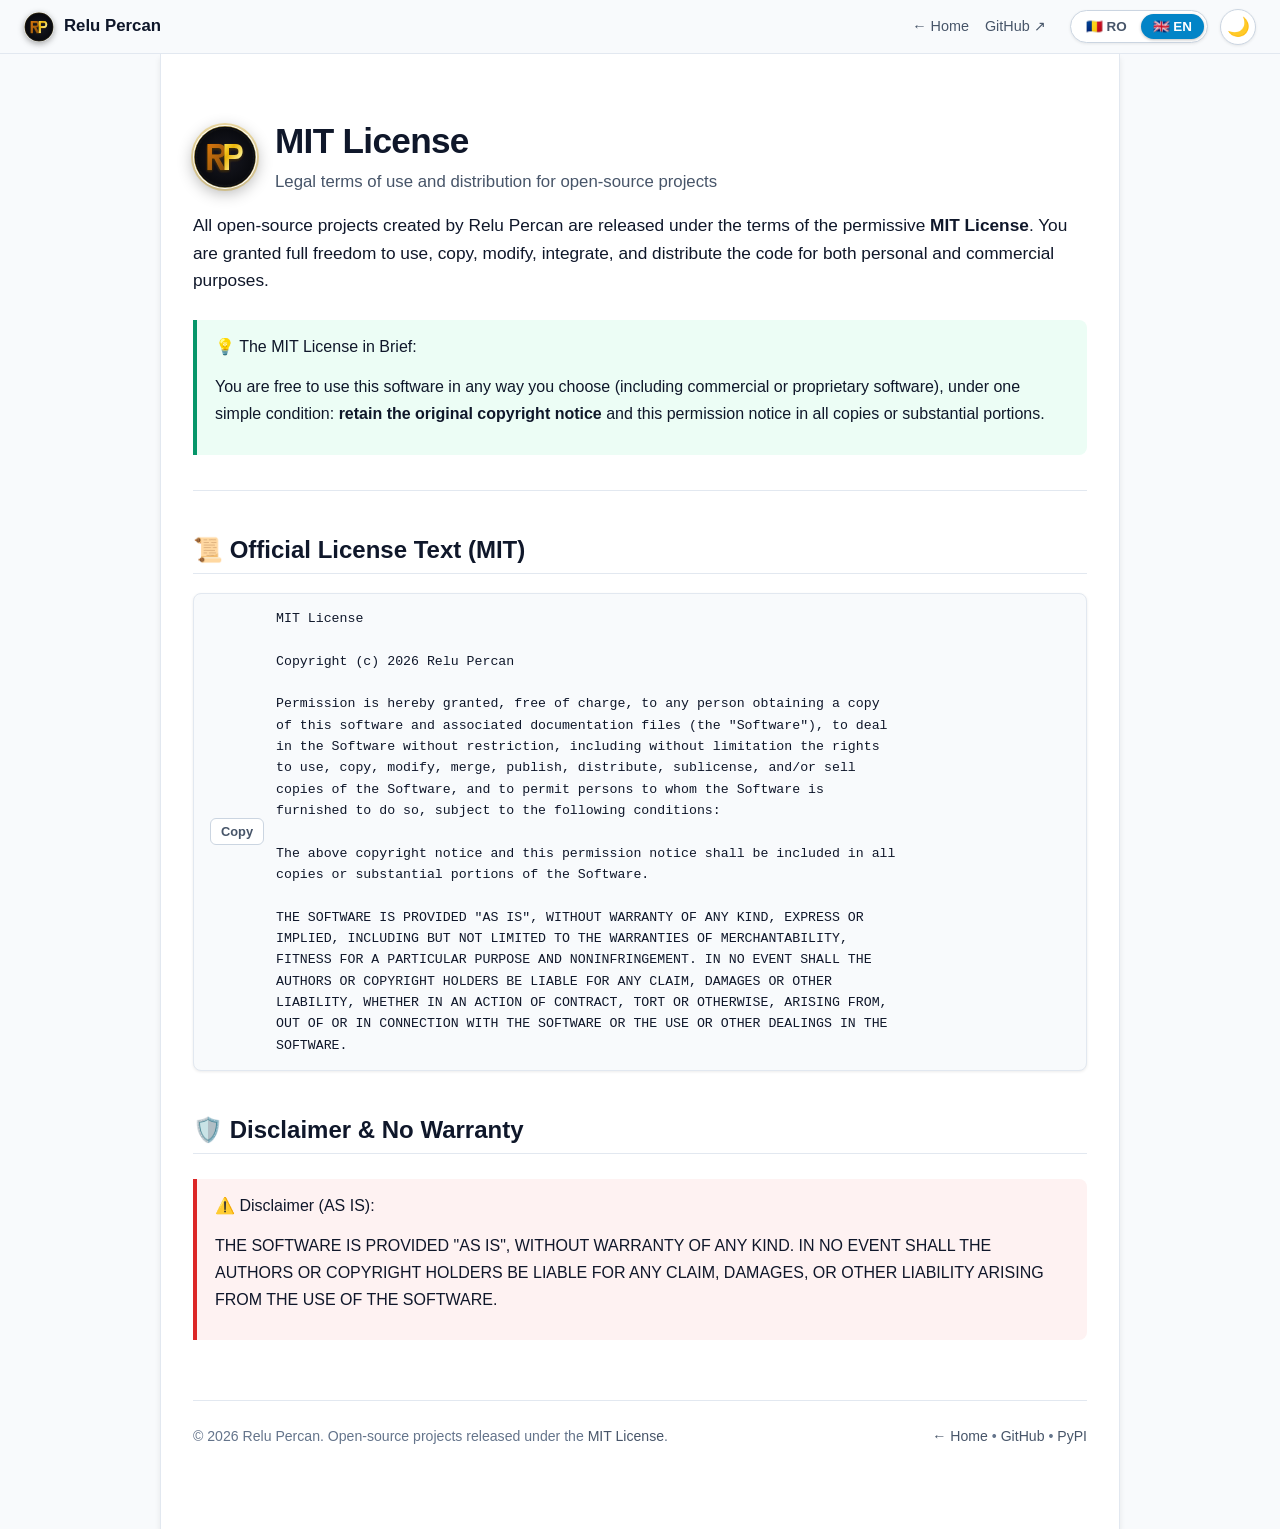
<file: license.html>
<!DOCTYPE html>
<html lang="ro" data-theme="dark" data-title-ro="Licența MIT - Relu Percan" data-title-en="MIT License - Relu Percan">
<head>
  <meta charset="UTF-8">
  <meta name="viewport" content="width=device-width, initial-scale=1.0">
  <title>Licența MIT - Relu Percan</title>
  <meta name="description" content="Licența oficială MIT pentru proiectele open-source dezvoltate de Relu Percan.">
  <link rel="icon" type="image/svg+xml" href="assets/img/rp_avatar_2_luxury_gold.svg">
  <link rel="alternate icon" href="favicon.ico">
  <link rel="stylesheet" href="assets/css/style.css">
  <script>
    (function() {
      const savedTheme = localStorage.getItem('relupercan_theme') || localStorage.getItem('fossilsolo_theme');
      if (savedTheme) {
        document.documentElement.setAttribute('data-theme', savedTheme);
      } else if (window.matchMedia && window.matchMedia('(prefers-color-scheme: light)').matches) {
        document.documentElement.setAttribute('data-theme', 'light');
      }
    })();
  </script>
</head>
<body>

  <!-- Bara Fixă de Control -->
  <header class="top-control-bar">
    <a href="index.html" class="bar-brand">
      <img src="assets/img/rp_avatar_2_luxury_gold.svg" alt="Logo Relu Percan" class="bar-brand-avatar" width="30" height="30">
      <span>Relu Percan</span>
    </a>
    
    <div class="bar-actions">
      <nav class="nav-links">
        <a href="index.html" class="nav-link" data-i18n-ro="← Pagina Principală" data-i18n-en="← Home">← Pagina Principală</a>
        <a href="https://github.com/ReluPercan" target="_blank" rel="noopener noreferrer" class="nav-link">GitHub ↗</a>
      </nav>
      
      <div class="lang-switcher" id="lang-switcher">
        <button type="button" class="lang-btn active" id="btn-lang-ro" title="Limba Română">🇷🇴 RO</button>
        <button type="button" class="lang-btn" id="btn-lang-en" title="English Language">🇬🇧 EN</button>
      </div>
      
      <button id="theme-toggle-btn" class="theme-btn" aria-label="Comută tema (Dark / Light)" title="Comută tema (Dark / Light)" data-title-ro="Comută tema (Dark / Light)" data-title-en="Toggle theme (Dark / Light)">
        <span id="theme-icon">☀️</span>
      </button>
    </div>
  </header>

  <!-- Container Principal -->
  <main class="page-container">

    <!-- ==================== SECȚIUNEA ÎN LIMBA ROMÂNĂ ==================== -->
    <article id="lang-section-ro" class="lang-content active" lang="ro">
      
      <!-- Antet Pagină -->
      <section class="hero-box">
        <div class="hero-top">
          <img src="assets/img/rp_avatar_2_luxury_gold.svg" alt="Avatar Relu Percan" class="hero-avatar" width="64" height="64">
          <div class="hero-title-group">
            <h1>Licența MIT</h1>
            <div class="hero-tagline">Termeni legali de utilizare și distribuție a proiectelor open-source</div>
          </div>
        </div>
        
        <p class="hero-desc">
          Toate proiectele open-source dezvoltate de Relu Percan sunt publicate sub termenii permisivi ai Licenței <strong>MIT</strong>.
          Aceasta vă acordă libertate totală de utilizare, modificare, integrare și distribuție, atât pentru scopuri personale, cât și comerciale.
        </p>

        <div class="tip">
          <div class="alert-title">💡 Pe scurt despre Licența MIT:</div>
          <p>
            Puteți folosi codul gratuit în orice fel doriți (inclusiv proiecte comerciale sau closed-source), 
            cu o singură condiție de bază: <strong>păstrarea notificării originale de copyright</strong> și a textului acestei licențe în toate copiile software-ului.
          </p>
        </div>
      </section>

      <!-- Text Oficial Licență -->
      <section>
        <h2>📜 Textul Oficial al Licenței (MIT)</h2>
        
        <div class="code-box">
          <button type="button" class="btn-copy" aria-label="Copiază textul licenței" title="Copiază textul licenței">Copiază</button>
          <pre><code id="license-text-ro">MIT License

Copyright (c) 2026 Relu Percan

Permission is hereby granted, free of charge, to any person obtaining a copy
of this software and associated documentation files (the "Software"), to deal
in the Software without restriction, including without limitation the rights
to use, copy, modify, merge, publish, distribute, sublicense, and/or sell
copies of the Software, and to permit persons to whom the Software is
furnished to do so, subject to the following conditions:

The above copyright notice and this permission notice shall be included in all
copies or substantial portions of the Software.

THE SOFTWARE IS PROVIDED "AS IS", WITHOUT WARRANTY OF ANY KIND, EXPRESS OR
IMPLIED, INCLUDING BUT NOT LIMITED TO THE WARRANTIES OF MERCHANTABILITY,
FITNESS FOR A PARTICULAR PURPOSE AND NONINFRINGEMENT. IN NO EVENT SHALL THE
AUTHORS OR COPYRIGHT HOLDERS BE LIABLE FOR ANY CLAIM, DAMAGES OR OTHER
LIABILITY, WHETHER IN AN ACTION OF CONTRACT, TORT OR OTHERWISE, ARISING FROM,
OUT OF OR IN CONNECTION WITH THE SOFTWARE OR THE USE OR OTHER DEALINGS IN THE
SOFTWARE.</code></pre>
        </div>
      </section>

      <!-- Garanție -->
      <section>
        <h2>🛡️ Declinarea Responsabilității &amp; Garanție</h2>
        <div class="caution">
          <div class="alert-title">⚠️ Fără nicio garanție (AS IS):</div>
          <p>
            Software-ul este furnizat „ca atare” (<em>AS IS</em>), fără niciun fel de garanție explicită sau implicită. 
            Autorul nu își asumă răspunderea pentru niciun fel de daune, pierderi de date sau alte consecințe rezultate din utilizarea acestui software.
          </p>
        </div>
      </section>

      <!-- Subsol -->
      <footer class="page-footer">
        <div>© 2026 Relu Percan. Proiecte și cod open-source lansate sub <a href="license.html">Licența MIT</a>.</div>
        <div>
          <a href="index.html">← Pagina Principală</a> • 
          <a href="https://github.com/ReluPercan" target="_blank" rel="noopener noreferrer">GitHub</a> • 
          <a href="https://pypi.org/user/ReluPercan/" target="_blank" rel="noopener noreferrer">PyPI</a>
        </div>
      </footer>

    </article>

    <!-- ==================== SECȚIUNEA ÎN LIMBA ENGLEZĂ ==================== -->
    <article id="lang-section-en" class="lang-content" lang="en">
      
      <!-- Page Header -->
      <section class="hero-box">
        <div class="hero-top">
          <img src="assets/img/rp_avatar_2_luxury_gold.svg" alt="Avatar Relu Percan" class="hero-avatar" width="64" height="64">
          <div class="hero-title-group">
            <h1>MIT License</h1>
            <div class="hero-tagline">Legal terms of use and distribution for open-source projects</div>
          </div>
        </div>
        
        <p class="hero-desc">
          All open-source projects created by Relu Percan are released under the terms of the permissive <strong>MIT License</strong>.
          You are granted full freedom to use, copy, modify, integrate, and distribute the code for both personal and commercial purposes.
        </p>

        <div class="tip">
          <div class="alert-title">💡 The MIT License in Brief:</div>
          <p>
            You are free to use this software in any way you choose (including commercial or proprietary software), 
            under one simple condition: <strong>retain the original copyright notice</strong> and this permission notice in all copies or substantial portions.
          </p>
        </div>
      </section>

      <!-- Official License Text -->
      <section>
        <h2>📜 Official License Text (MIT)</h2>
        
        <div class="code-box">
          <button type="button" class="btn-copy" aria-label="Copy license text" title="Copy license text">Copy</button>
          <pre><code id="license-text-en">MIT License

Copyright (c) 2026 Relu Percan

Permission is hereby granted, free of charge, to any person obtaining a copy
of this software and associated documentation files (the "Software"), to deal
in the Software without restriction, including without limitation the rights
to use, copy, modify, merge, publish, distribute, sublicense, and/or sell
copies of the Software, and to permit persons to whom the Software is
furnished to do so, subject to the following conditions:

The above copyright notice and this permission notice shall be included in all
copies or substantial portions of the Software.

THE SOFTWARE IS PROVIDED "AS IS", WITHOUT WARRANTY OF ANY KIND, EXPRESS OR
IMPLIED, INCLUDING BUT NOT LIMITED TO THE WARRANTIES OF MERCHANTABILITY,
FITNESS FOR A PARTICULAR PURPOSE AND NONINFRINGEMENT. IN NO EVENT SHALL THE
AUTHORS OR COPYRIGHT HOLDERS BE LIABLE FOR ANY CLAIM, DAMAGES OR OTHER
LIABILITY, WHETHER IN AN ACTION OF CONTRACT, TORT OR OTHERWISE, ARISING FROM,
OUT OF OR IN CONNECTION WITH THE SOFTWARE OR THE USE OR OTHER DEALINGS IN THE
SOFTWARE.</code></pre>
        </div>
      </section>

      <!-- Disclaimer -->
      <section>
        <h2>🛡️ Disclaimer &amp; No Warranty</h2>
        <div class="caution">
          <div class="alert-title">⚠️ Disclaimer (AS IS):</div>
          <p>
            THE SOFTWARE IS PROVIDED "AS IS", WITHOUT WARRANTY OF ANY KIND. IN NO EVENT SHALL THE AUTHORS OR COPYRIGHT HOLDERS BE LIABLE FOR ANY CLAIM, DAMAGES, OR OTHER LIABILITY ARISING FROM THE USE OF THE SOFTWARE.
          </p>
        </div>
      </section>

      <!-- Footer -->
      <footer class="page-footer">
        <div>© 2026 Relu Percan. Open-source projects released under the <a href="license.html">MIT License</a>.</div>
        <div>
          <a href="index.html">← Home</a> • 
          <a href="https://github.com/ReluPercan" target="_blank" rel="noopener noreferrer">GitHub</a> • 
          <a href="https://pypi.org/user/ReluPercan/" target="_blank" rel="noopener noreferrer">PyPI</a>
        </div>
      </footer>

    </article>

  </main>

  <script src="assets/js/main.js"></script>
</body>
</html>
</file>
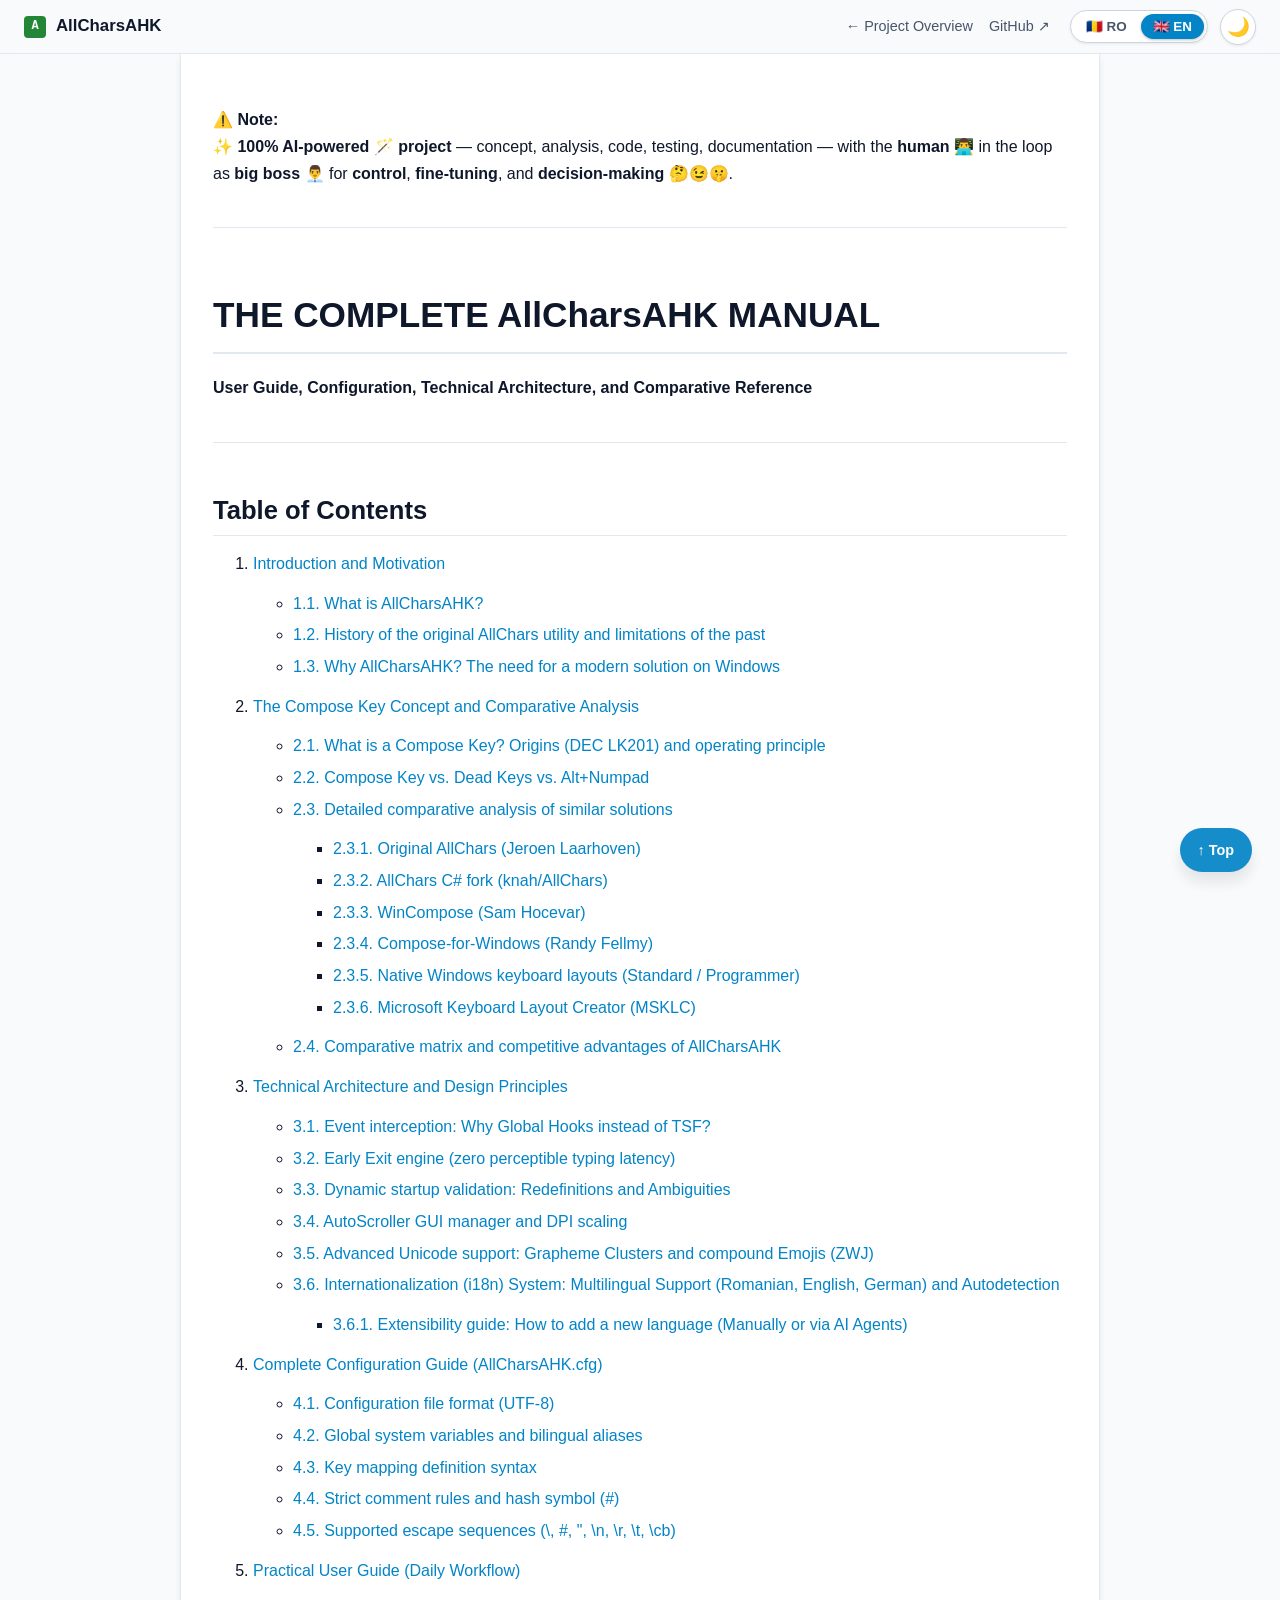
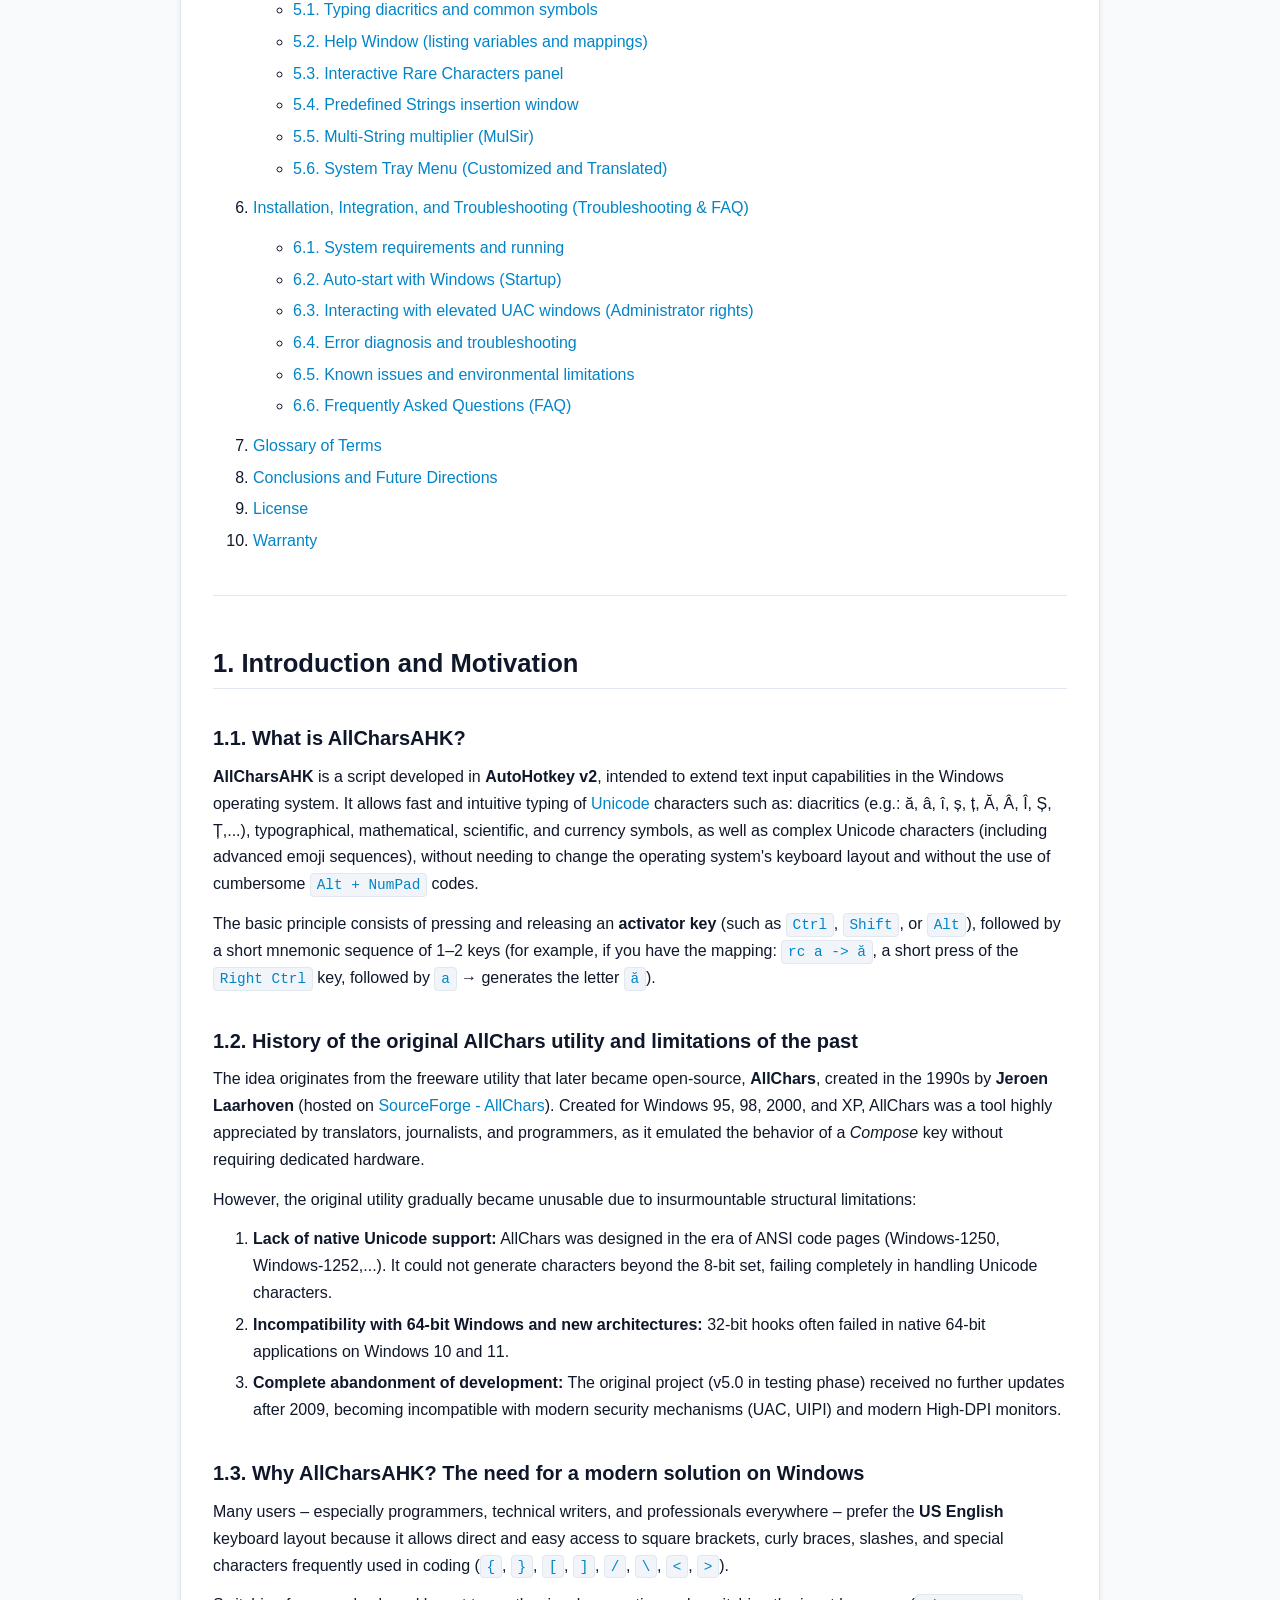
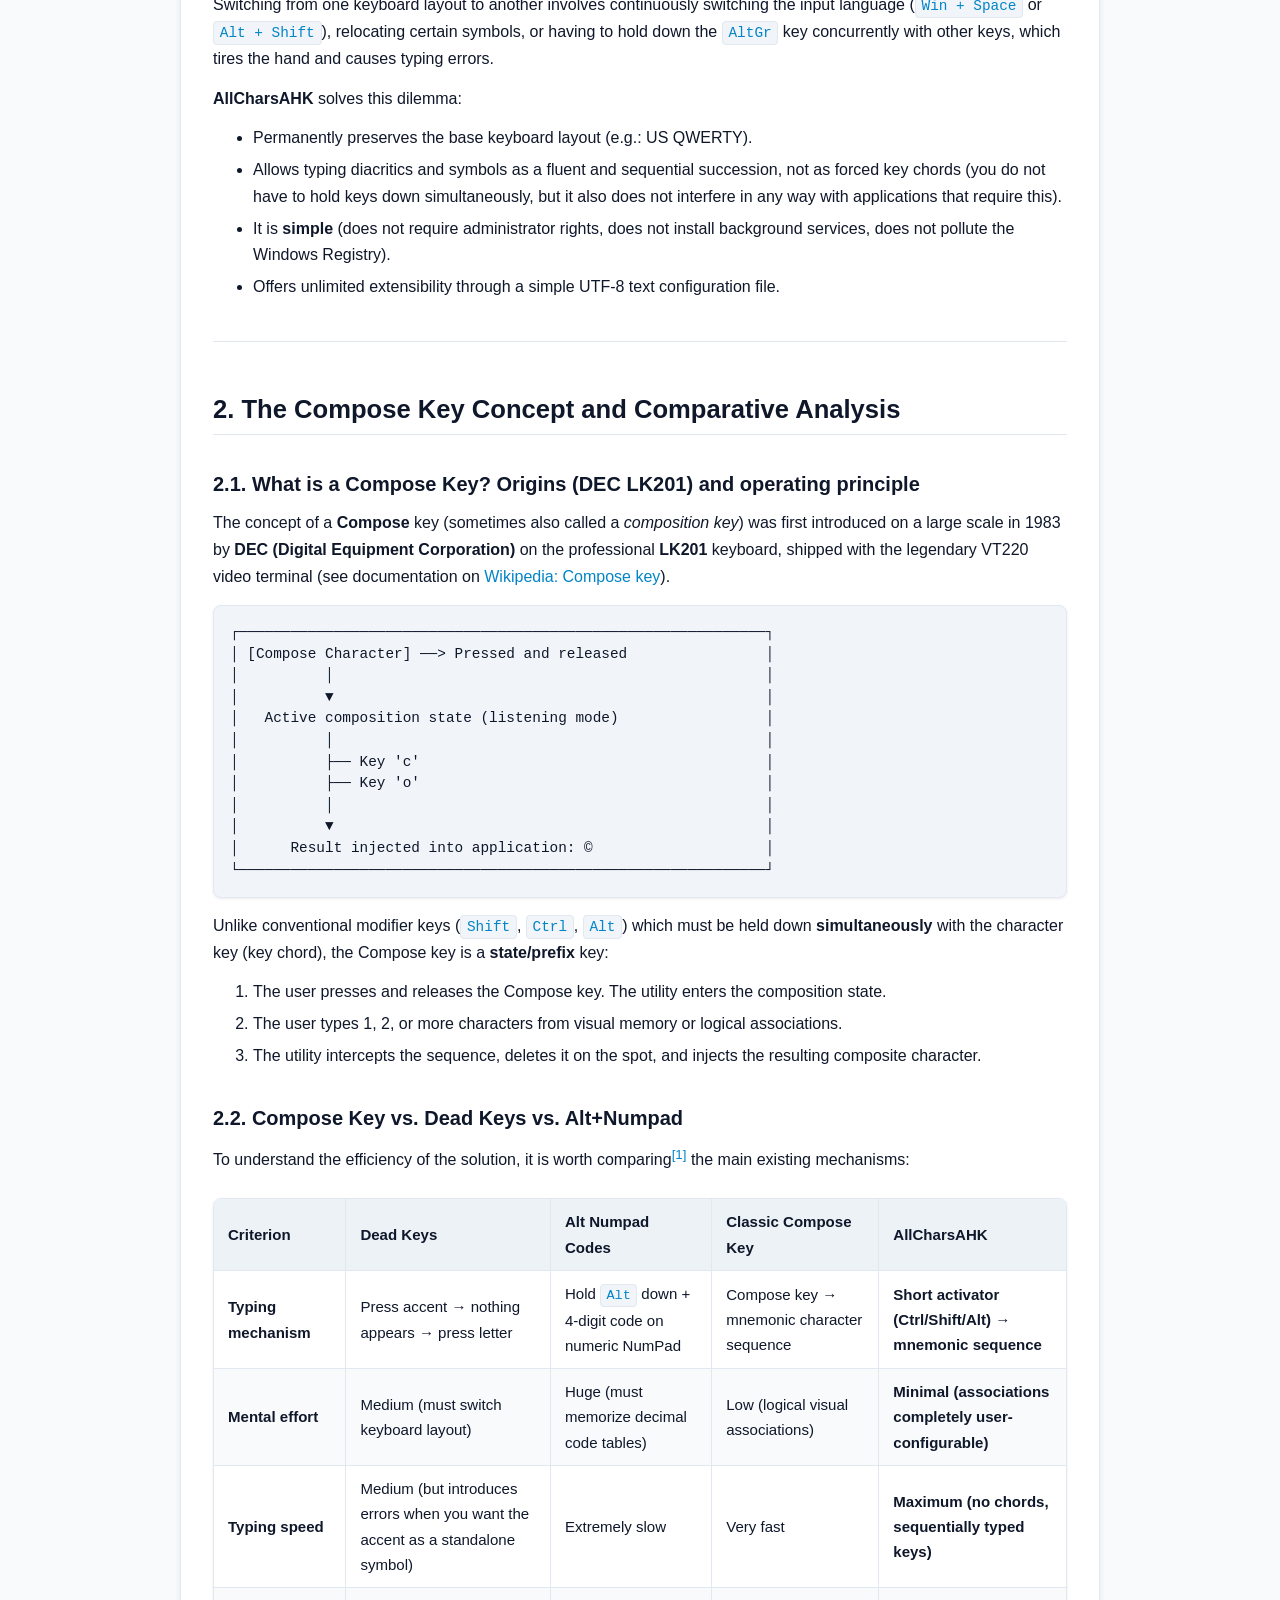
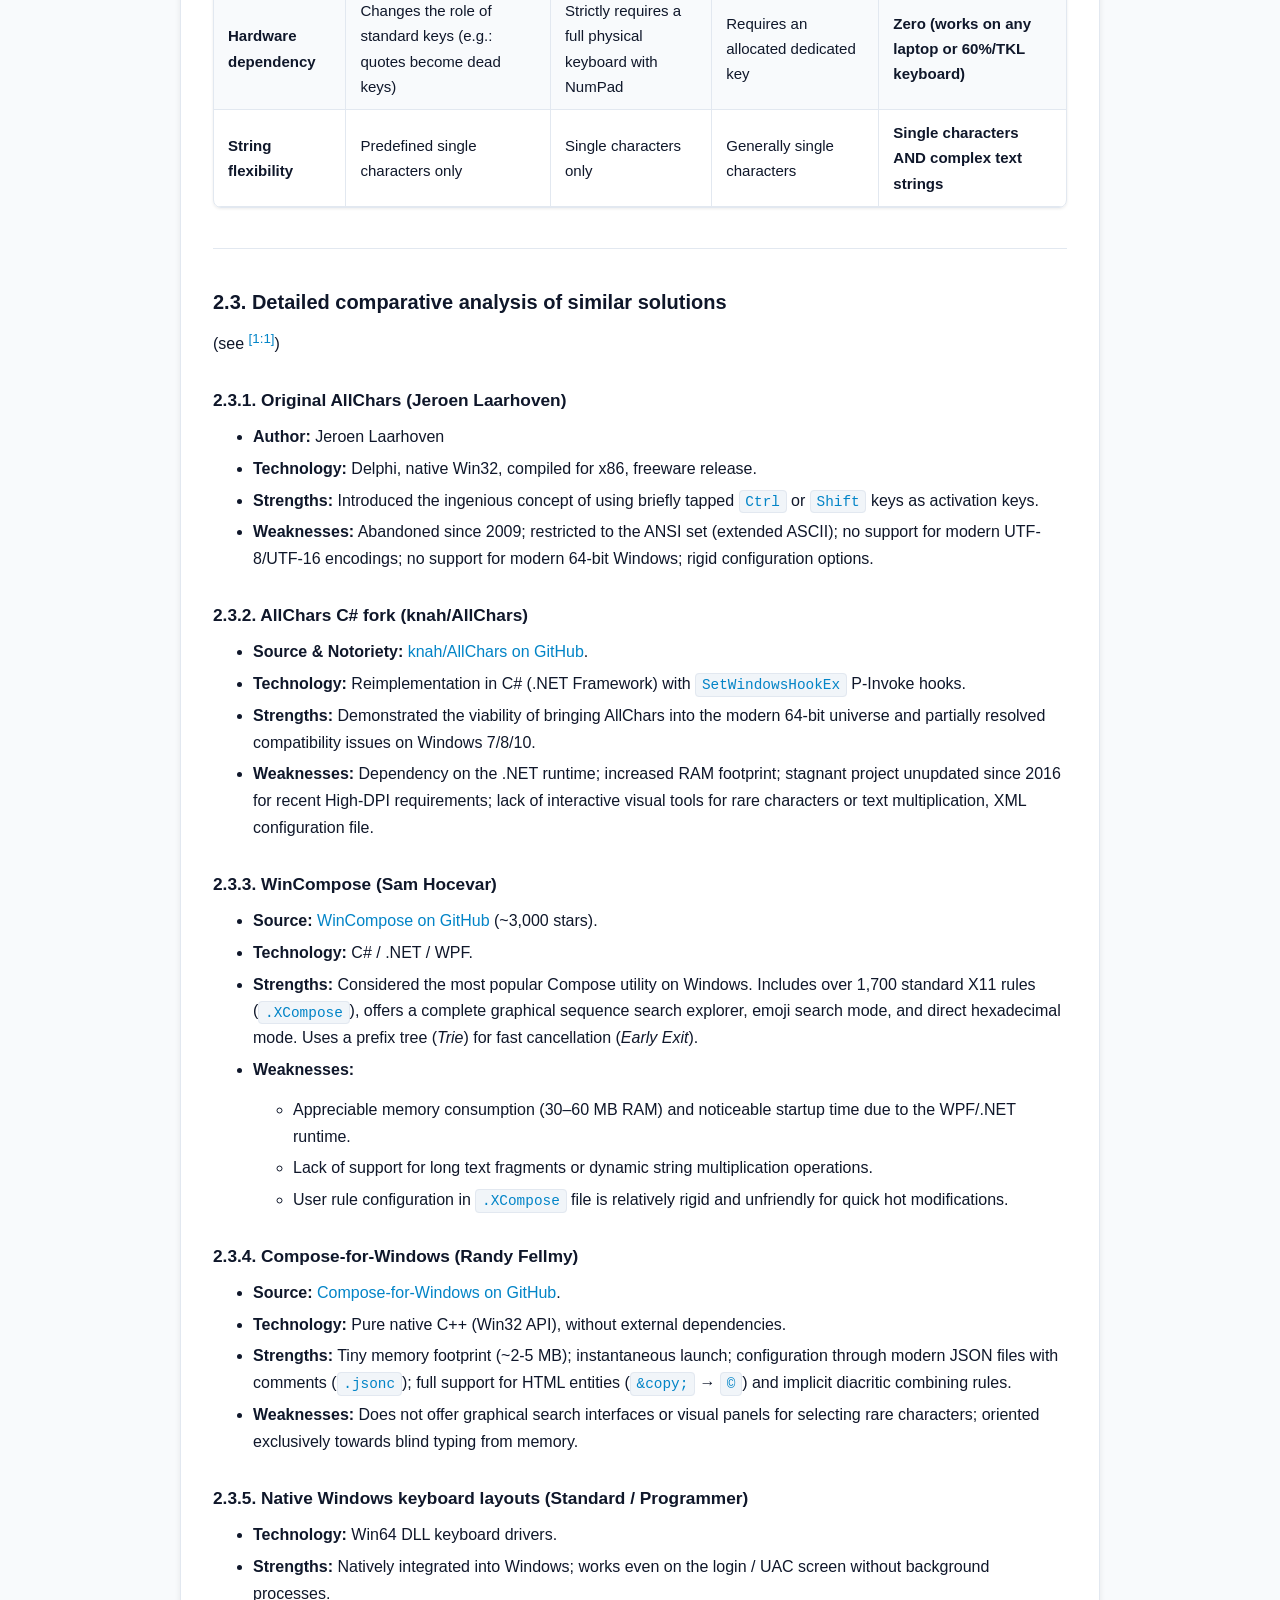
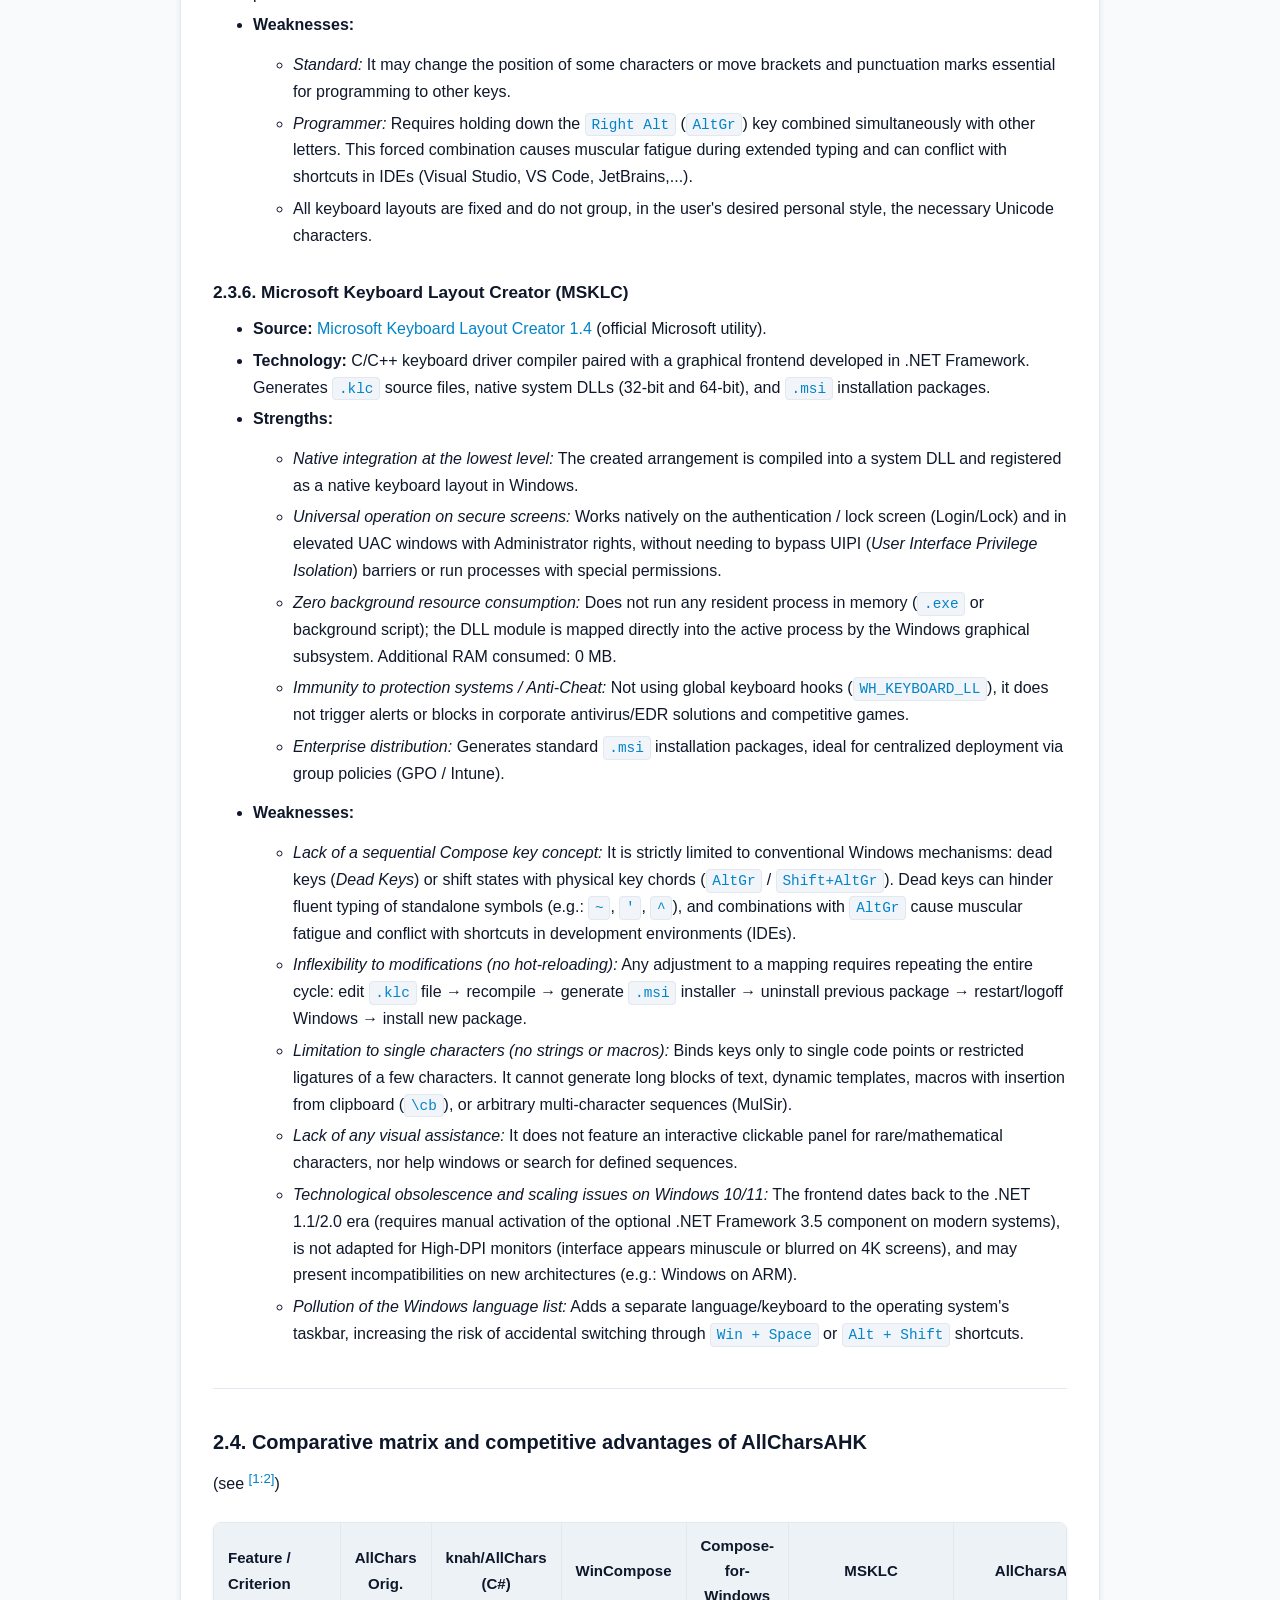
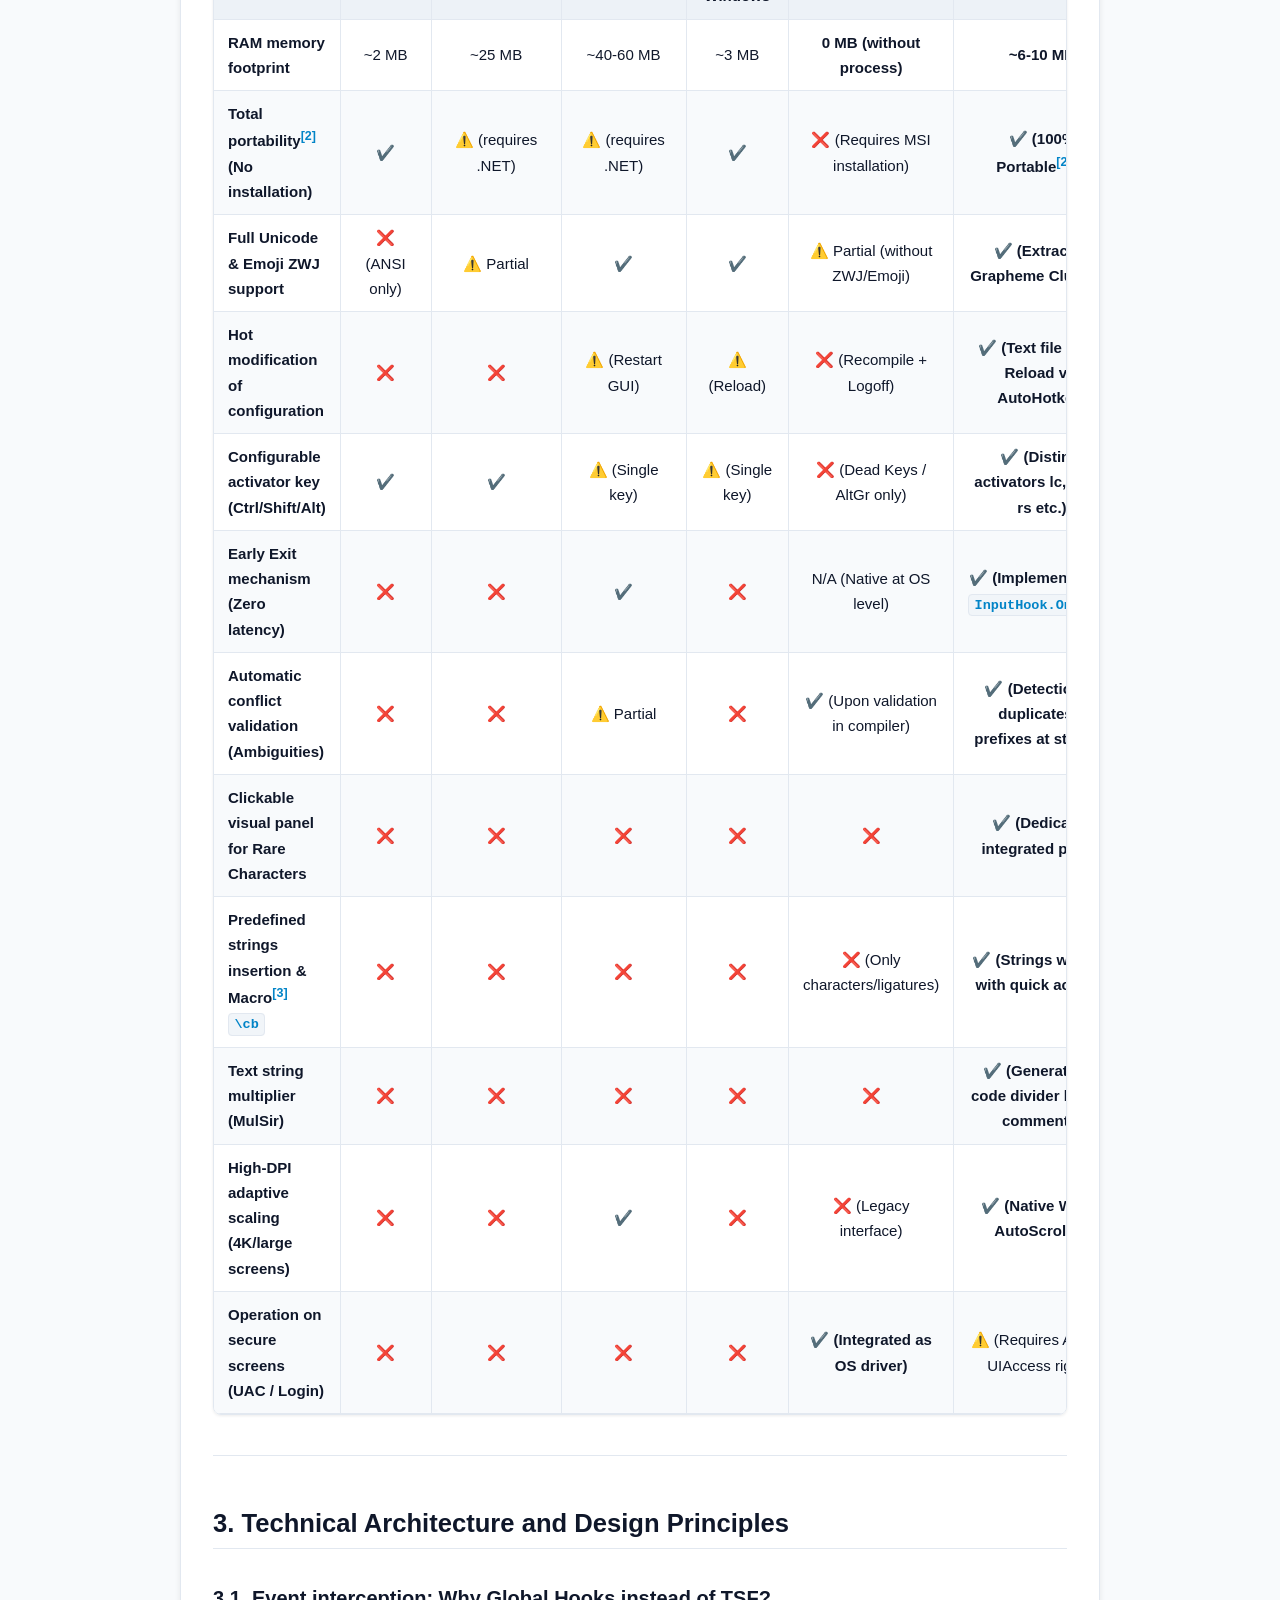
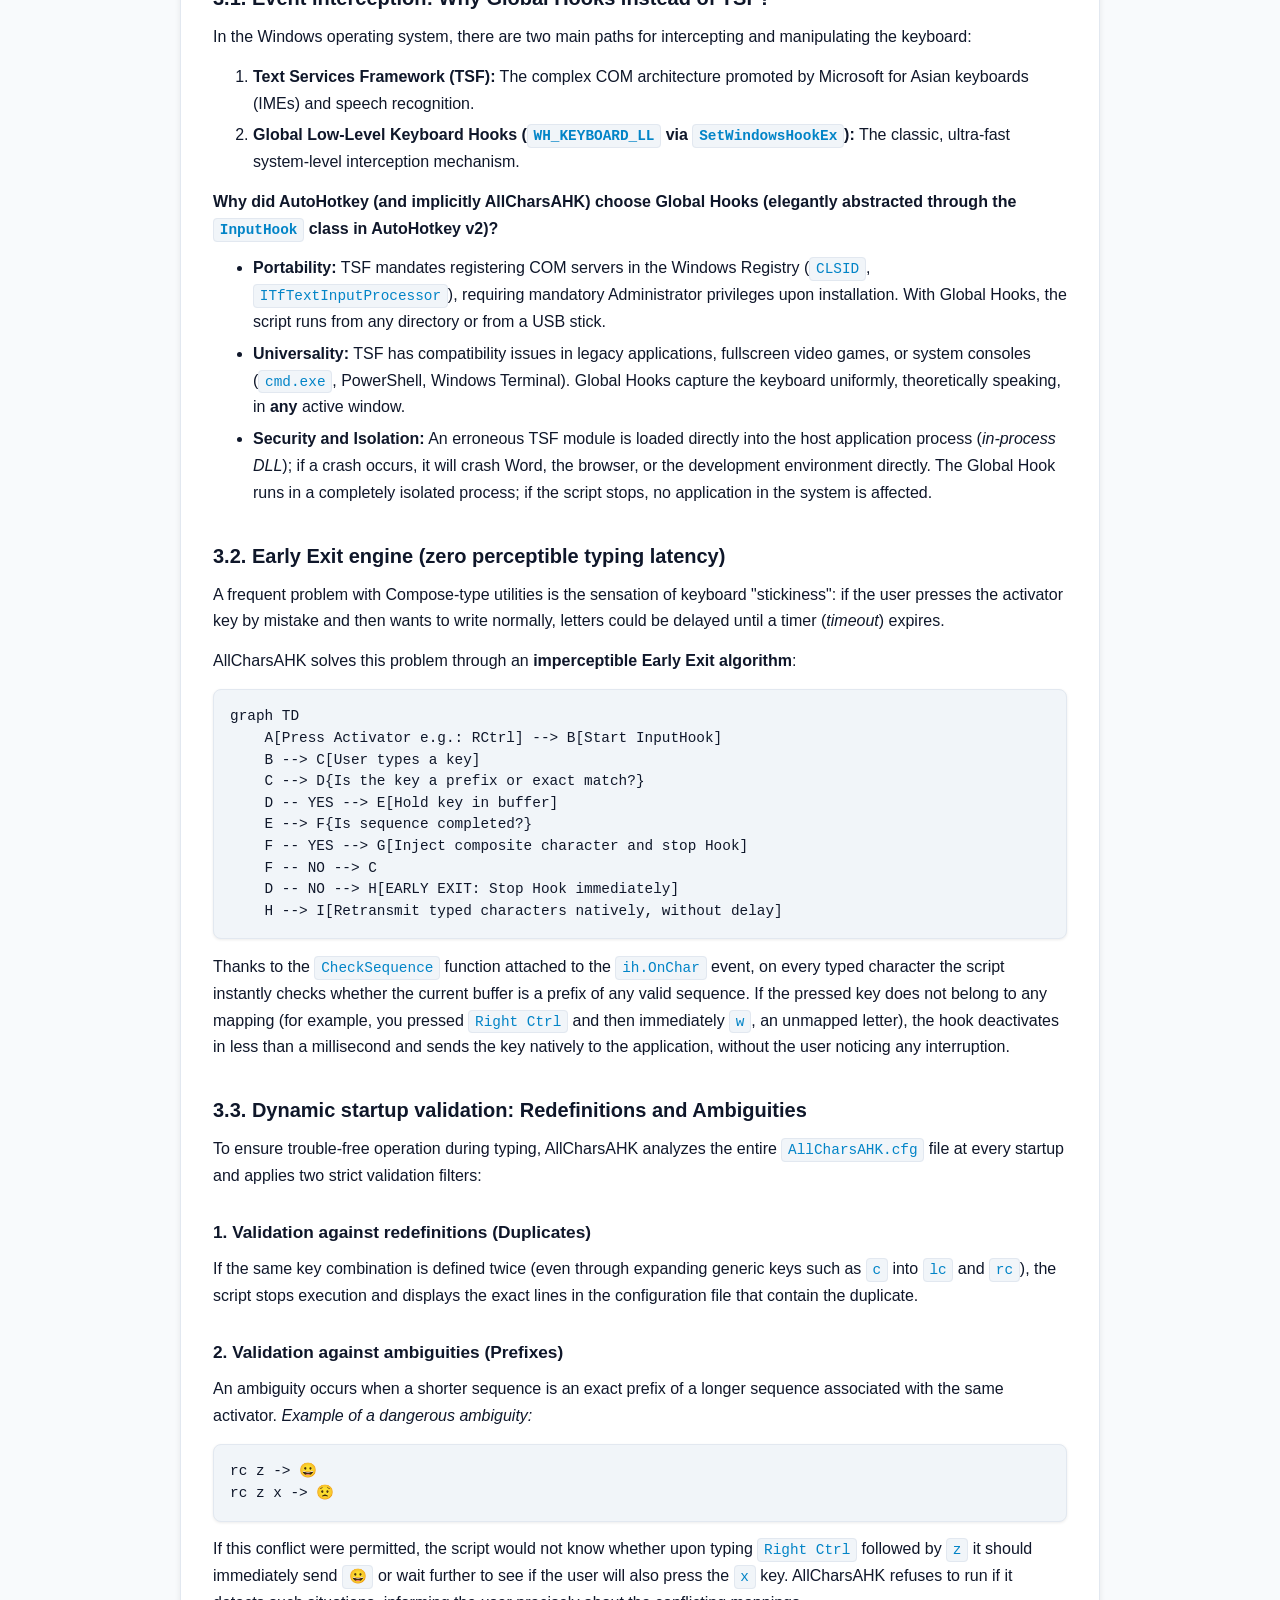
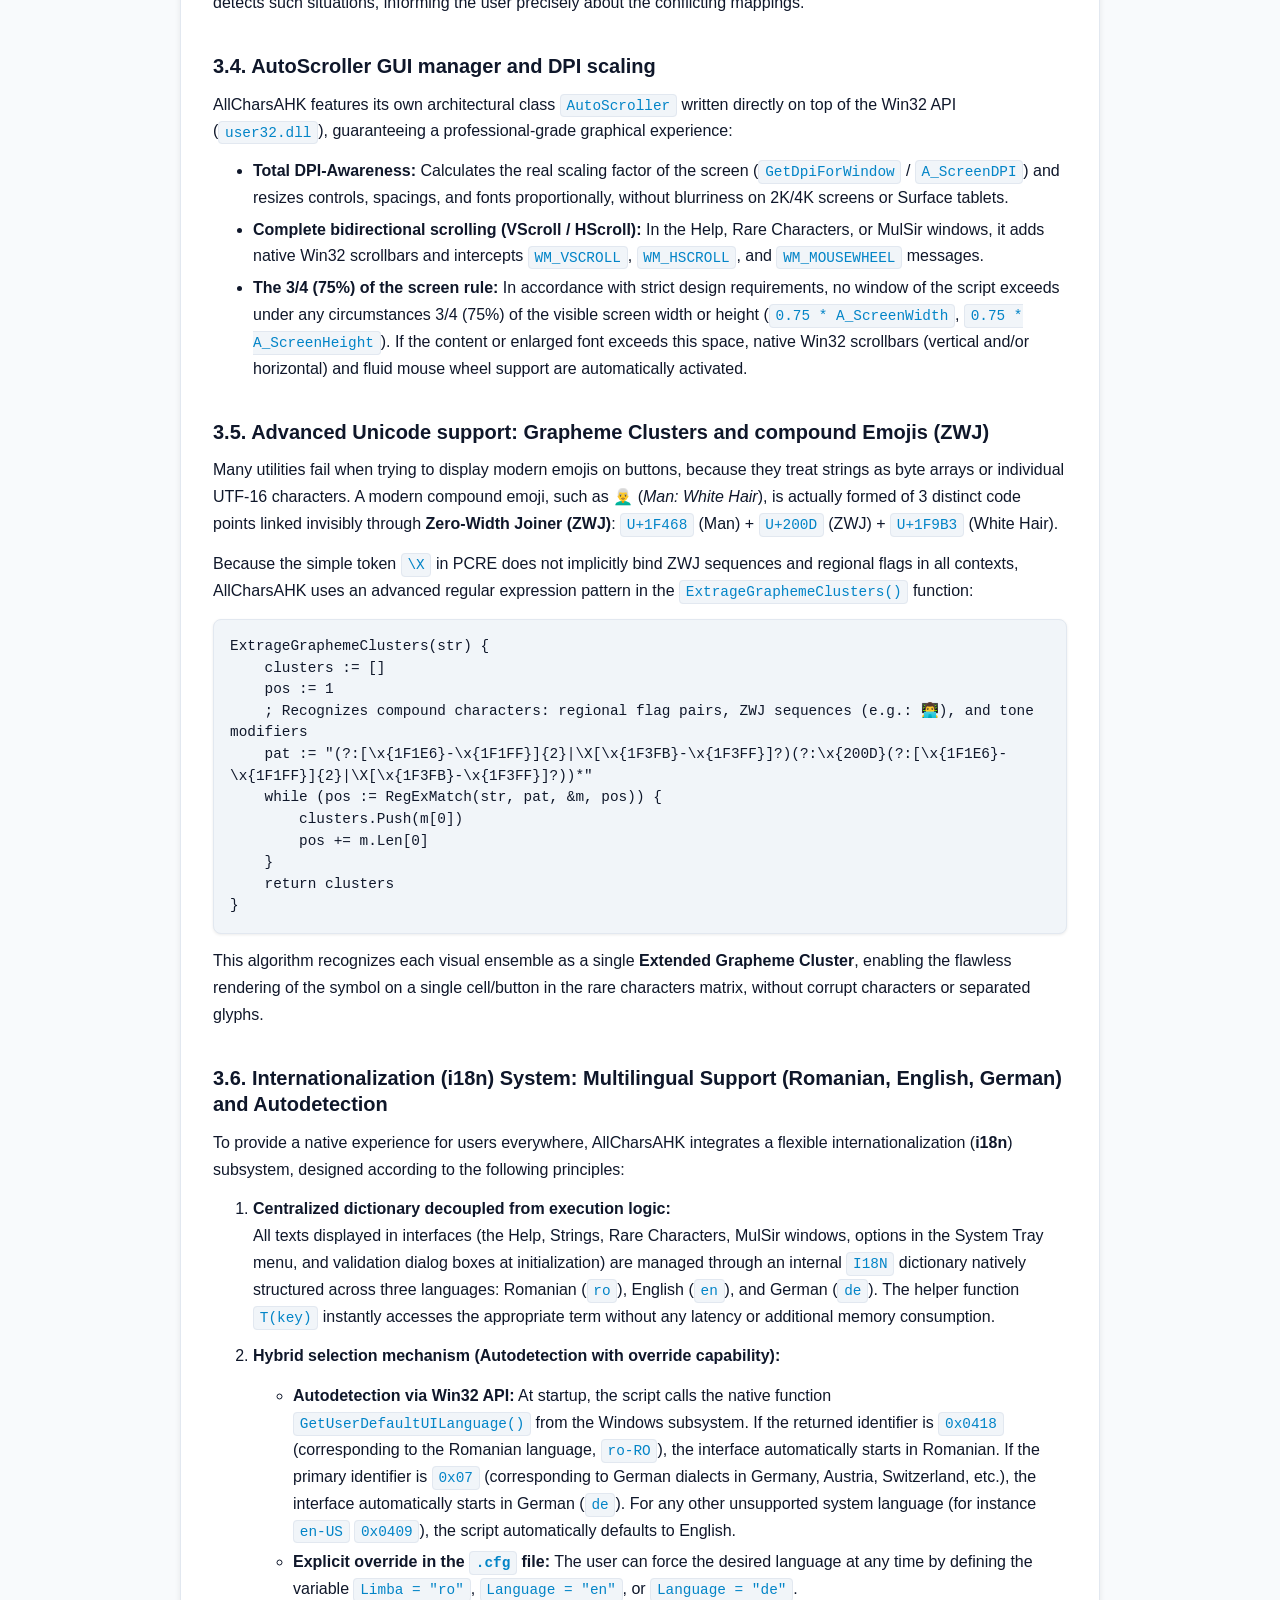
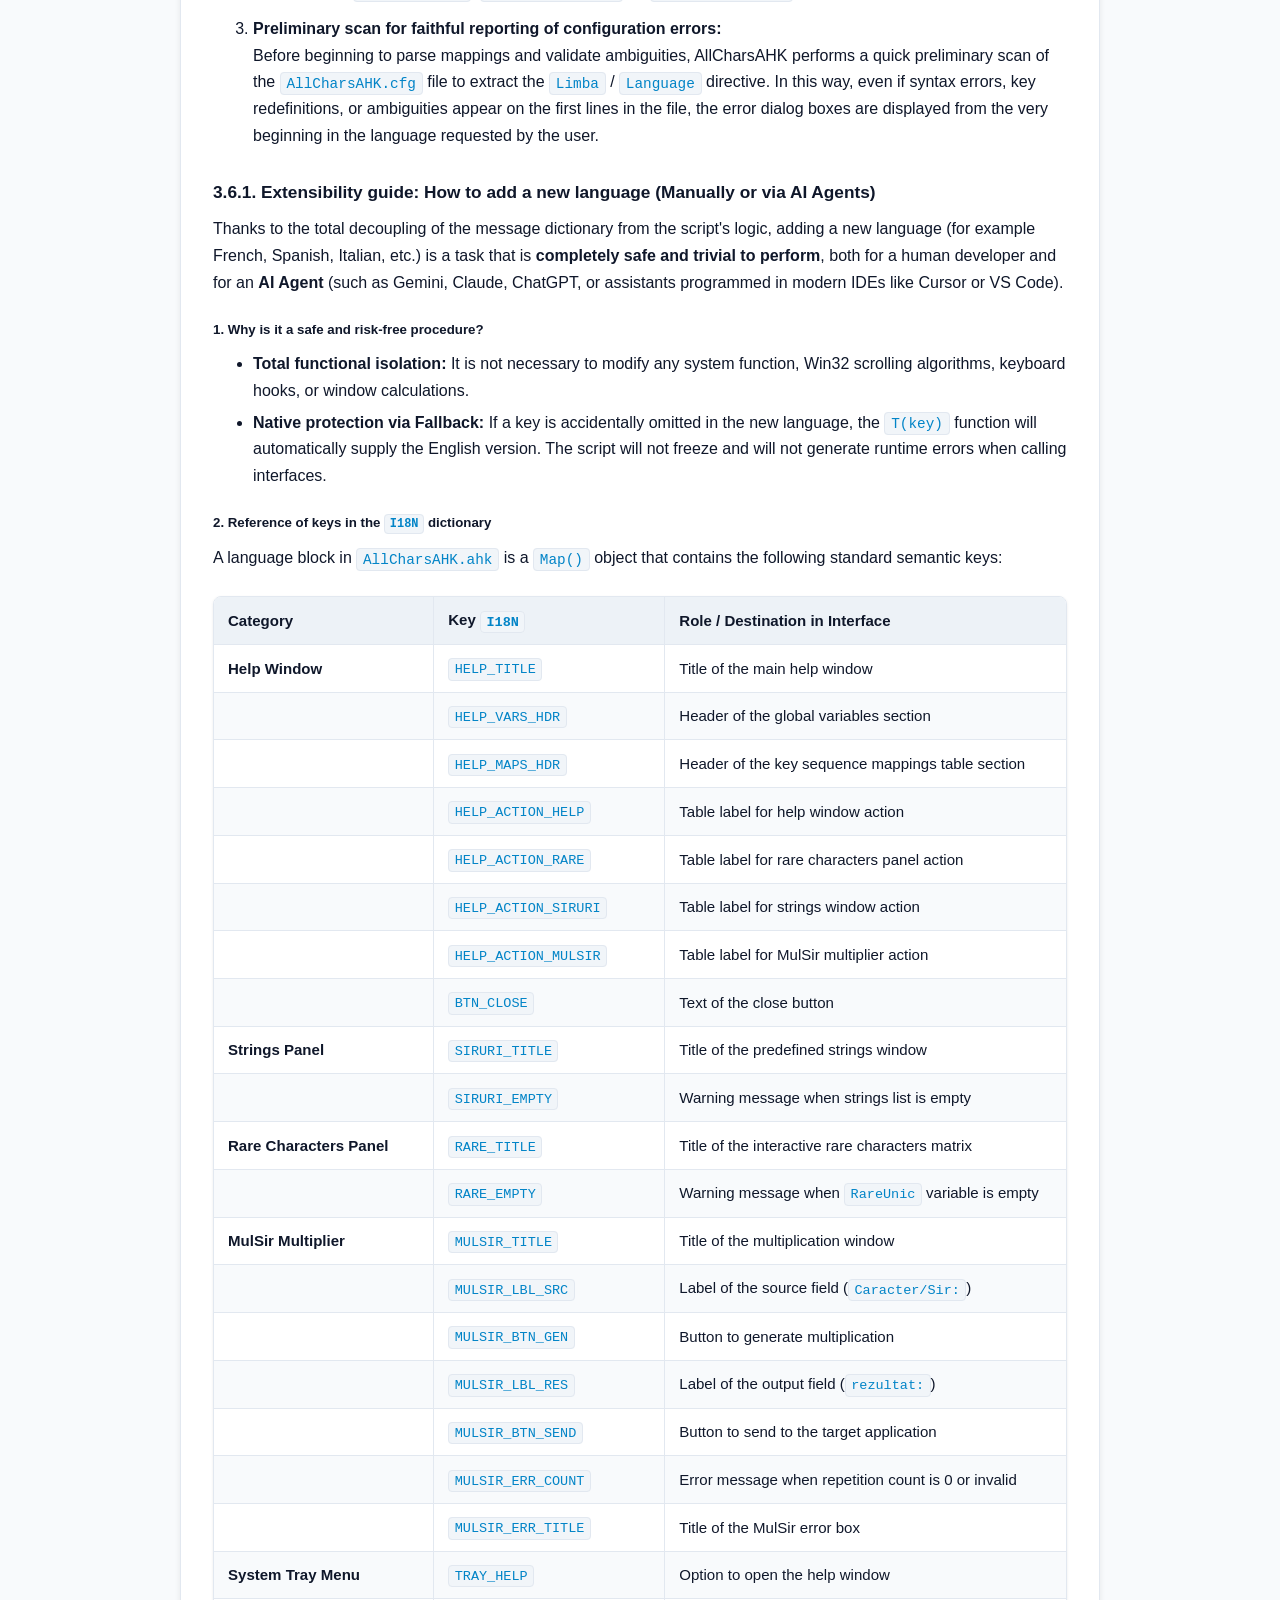
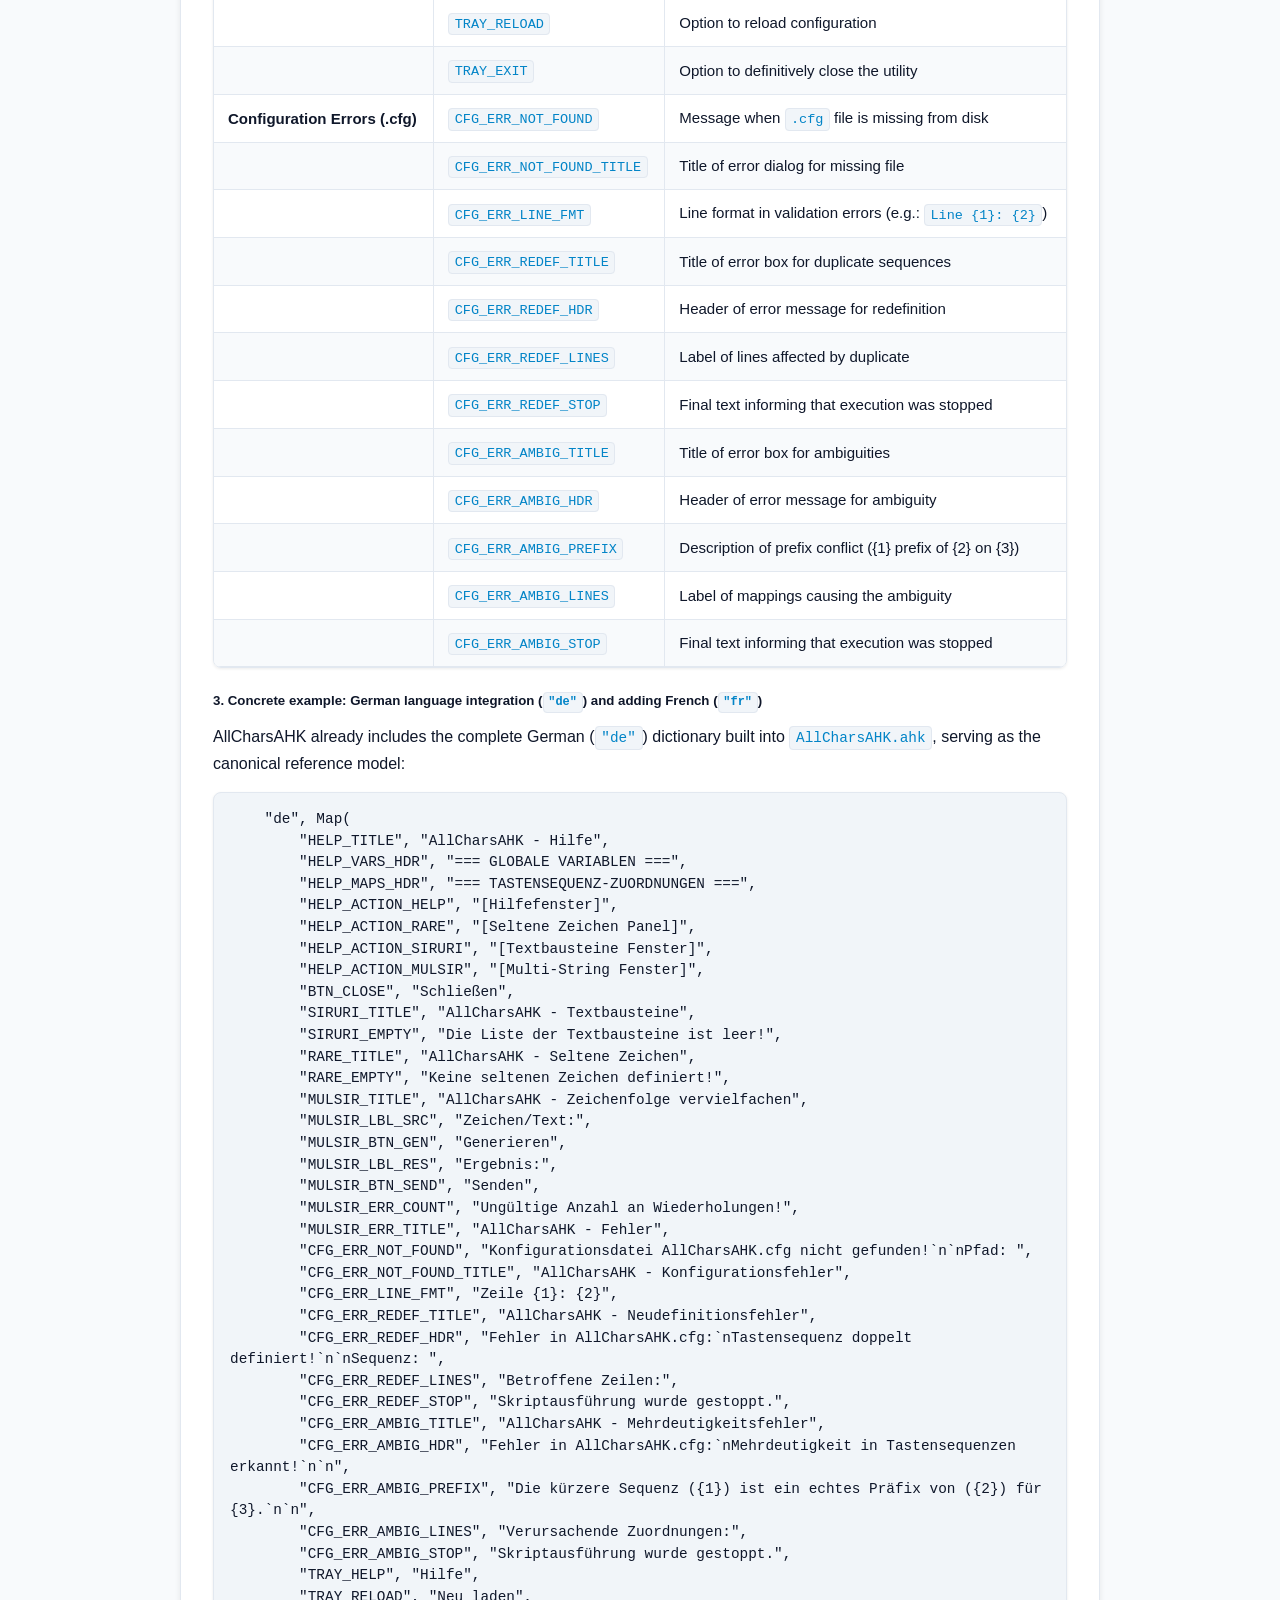
<file: proiecte/allchars-ahk/manual.html>
﻿<!DOCTYPE html>
<html lang="ro" data-theme="dark">
<head>
  <meta charset="UTF-8">
  <meta name="viewport" content="width=device-width, initial-scale=1.0">
  <title id="doc-title">AllCharsAHK - Manual de Utilizare</title>
  <meta name="description" id="doc-desc" content="Manualul complet de utilizare pentru AllCharsAHK - utilitar de compunere rapida a caracterelor speciale si diacriticelor pe Windows.">
  <script>
    (function() {
      const savedTheme = localStorage.getItem('relupercan_theme') || localStorage.getItem('allchars_theme') || localStorage.getItem('fossilsolo_theme');
      if (savedTheme) {
        document.documentElement.setAttribute('data-theme', savedTheme);
      } else if (window.matchMedia && window.matchMedia('(prefers-color-scheme: light)').matches) {
        document.documentElement.setAttribute('data-theme', 'light');
      }
    })();
  </script>
    <link rel="icon" type="image/svg+xml" href="../../assets/img/rp_avatar_2_luxury_gold.svg">
  <link rel="alternate icon" href="../../favicon.ico">
  <style>
  :root, [data-theme="dark"] {
    --bg-page: #0f141c;
    --bg-surface: #161d28;
    --bg-card: #1c2534;
    --bg-subtle: #242f42;
    --bg-hover: #2d3a52;
    --text-main: #e2e8f0;
    --text-muted: #94a3b8;
    --text-dim: #64748b;
    --border-light: #283548;
    --border-strong: #3b4d68;
    --primary: #38bdf8;
    --primary-hover: #7dd3fc;
    --primary-dim: rgba(56, 189, 248, 0.12);
    --code-bg: #121822;
    --code-border: #222d3e;
    --table-stripe: #141b25;
    --table-header: #1a2332;
    --shadow-sm: 0 2px 4px rgba(0, 0, 0, 0.3);
    --shadow-md: 0 4px 12px rgba(0, 0, 0, 0.4);
    --shadow-lg: 0 8px 24px rgba(0, 0, 0, 0.55);

    --alert-note-border: #3b82f6;
    --alert-note-bg: rgba(59, 130, 246, 0.1);
    --alert-note-title: #60a5fa;

    --alert-tip-border: #10b981;
    --alert-tip-bg: rgba(168, 85, 247, 0.1);
    --alert-tip-title: #34d399;

    --alert-important-border: #a855f7;
    --alert-important-bg: rgba(168, 85, 247, 0.1);
    --alert-important-title: #c084fc;

    --alert-warning-border: #f59e0b;
    --alert-warning-bg: rgba(245, 158, 11, 0.1);
    --alert-warning-title: #fbbf24;

    --alert-caution-border: #ef4444;
    --alert-caution-bg: rgba(239, 68, 68, 0.1);
    --alert-caution-title: #f87171;
  }

  [data-theme="light"] {
    --bg-page: #f8fafc;
    --bg-surface: #ffffff;
    --bg-card: #f1f5f9;
    --bg-subtle: #e2e8f0;
    --bg-hover: #cbd5e1;
    --text-main: #0f172a;
    --text-muted: #475569;
    --text-dim: #64748b;
    --border-light: #e2e8f0;
    --border-strong: #cbd5e1;
    --primary: #0284c7;
    --primary-hover: #0369a1;
    --primary-dim: rgba(2, 132, 199, 0.08);
    --code-bg: #f1f5f9;
    --code-border: #e2e8f0;
    --table-stripe: #f8fafc;
    --table-header: #edf2f7;
    --shadow-sm: 0 1px 3px rgba(0, 0, 0, 0.08);
    --shadow-md: 0 4px 6px rgba(0, 0, 0, 0.08);
    --shadow-lg: 0 10px 15px rgba(0, 0, 0, 0.1);

    --alert-note-border: #2563eb;
    --alert-note-bg: #eff6ff;
    --alert-note-title: #1d4ed8;

    --alert-tip-border: #059669;
    --alert-tip-bg: #ecfdf5;
    --alert-tip-title: #047857;

    --alert-important-border: #9333ea;
    --alert-important-bg: #faf5ff;
    --alert-important-title: #7e22ce;

    --alert-warning-border: #d97706;
    --alert-warning-bg: #fffbeb;
    --alert-warning-title: #b45309;

    --alert-caution-border: #dc2626;
    --alert-caution-bg: #fef2f2;
    --alert-caution-title: #b91c1c;
  }

  * { box-sizing: border-box; }
  body {
    margin: 0;
    padding: 0;
    background-color: var(--bg-page);
    color: var(--text-main);
    font-family: -apple-system, BlinkMacSystemFont, "Segoe UI", Roboto, Helvetica, Arial, sans-serif, "Apple Color Emoji", "Segoe UI Emoji";
    font-size: 16px;
    line-height: 1.68;
    transition: background-color 0.2s ease, color 0.2s ease;
  }

  /* Bara de control superioara fixa (Header Bar) */
  .top-control-bar {
    position: fixed;
    top: 0;
    left: 0;
    right: 0;
    height: 54px;
    background: rgba(15, 20, 28, 0.85);
    backdrop-filter: blur(12px);
    -webkit-backdrop-filter: blur(12px);
    border-bottom: 1px solid var(--border-light);
    display: flex;
    align-items: center;
    justify-content: space-between;
    padding: 0 24px;
    z-index: 10000;
    transition: background-color 0.2s ease, border-color 0.2s ease;
  }
  [data-theme="light"] .top-control-bar {
    background: rgba(248, 250, 252, 0.88);
  }

  .bar-brand {
    display: flex;
    align-items: center;
    gap: 10px;
    font-weight: 700;
    font-size: 1.05em;
    color: var(--text-main);
    text-decoration: none;
    user-select: none;
  }
  .bar-brand-badge {
    display: inline-flex;
    align-items: center;
    justify-content: center;
    width: 22px;
    height: 22px;
    background-color: #238636;
    color: #ffffff;
    font-weight: 800;
    font-size: 12px;
    border-radius: 4px;
    font-family: Consolas, monospace;
  }

  .nav-links {
    display: flex;
    align-items: center;
    gap: 16px;
    margin-right: 8px;
  }
  .nav-link {
    color: var(--text-muted);
    font-size: 0.9em;
    font-weight: 500;
    text-decoration: none;
    transition: color 0.15s ease;
  }
  .nav-link:hover {
    color: var(--primary);
    text-decoration: none;
  }

  .bar-actions {
    display: flex;
    align-items: center;
    gap: 12px;
  }

  /* Selector de limba (Pill Switcher) */
  .lang-switcher {
    display: inline-flex;
    align-items: center;
    background-color: var(--bg-surface);
    border: 1px solid var(--border-strong);
    border-radius: 9999px;
    padding: 3px;
    gap: 2px;
    box-shadow: var(--shadow-sm);
  }
  .lang-btn {
    border: none;
    background: transparent;
    color: var(--text-muted);
    font-weight: 600;
    font-size: 0.84em;
    padding: 5px 12px;
    border-radius: 9999px;
    cursor: pointer;
    transition: all 0.18s ease;
    user-select: none;
    display: inline-flex;
    align-items: center;
    gap: 4px;
  }
  .lang-btn:hover {
    color: var(--text-main);
  }
  .lang-btn.active {
    background-color: var(--primary);
    color: #ffffff !important;
    box-shadow: 0 1px 3px rgba(0, 0, 0, 0.25);
  }

  /* Buton Theme Toggle in Header */
  .theme-btn {
    background-color: var(--bg-surface);
    color: var(--text-main);
    border: 1px solid var(--border-strong);
    width: 36px;
    height: 36px;
    border-radius: 50%;
    cursor: pointer;
    display: flex;
    align-items: center;
    justify-content: center;
    font-size: 1.15em;
    box-shadow: var(--shadow-sm);
    transition: all 0.2s ease;
    user-select: none;
  }
  .theme-btn:hover {
    background-color: var(--bg-hover);
    border-color: var(--primary);
    transform: scale(1.05);
  }

  .page-container {
    max-width: 920px;
    margin: 54px auto 0 auto;
    padding: 40px 32px 80px 32px;
    background-color: var(--bg-surface);
    border-left: 1px solid var(--border-light);
    border-right: 1px solid var(--border-light);
    min-height: calc(100vh - 54px);
    box-shadow: var(--shadow-md);
  }

  h1, h2, h3, h4, h5, h6 {
    color: var(--text-main);
    font-weight: 700;
    line-height: 1.3;
    margin-top: 1.8em;
    margin-bottom: 0.6em;
  }
  h1 { font-size: 2.2em; border-bottom: 2px solid var(--border-light); padding-bottom: 0.4em; }
  h2 { font-size: 1.6em; border-bottom: 1px solid var(--border-light); padding-bottom: 0.3em; margin-top: 2em; }
  h3 { font-size: 1.25em; }
  h4 { font-size: 1.08em; }

  a { color: var(--primary); text-decoration: none; transition: color 0.15s ease; }
  a:hover { color: var(--primary-hover); text-decoration: underline; }

  p, ul, ol { margin-top: 0.8em; margin-bottom: 0.8em; }
  li { margin-top: 0.3em; margin-bottom: 0.3em; }

  hr {
    border: 0;
    border-top: 1px solid var(--border-light);
    margin: 2.5em 0;
  }

  /* Blocuri de cod */
  code {
    background-color: var(--code-bg);
    border: 1px solid var(--code-border);
    border-radius: 4px;
    padding: 0.2em 0.4em;
    font-family: ui-monospace, SFMono-Regular, "SF Mono", Consolas, "Liberation Mono", Menlo, monospace;
    font-size: 0.9em;
    color: var(--primary);
  }

  pre.hljs, pre {
    background-color: var(--code-bg);
    border: 1px solid var(--code-border);
    border-radius: 8px;
    padding: 16px;
    overflow-x: auto;
    white-space: pre-wrap;
    word-break: break-word;
    overflow-wrap: break-word;
    font-family: ui-monospace, SFMono-Regular, "SF Mono", Consolas, monospace;
    font-size: 0.9em;
    line-height: 1.5;
    box-shadow: var(--shadow-sm);
  }
  pre.hljs code {
    background: transparent;
    border: 0;
    padding: 0;
    color: inherit;
    font-size: 1em;
  }

  /* Tabele */
  .table-container {
    width: 100%;
    overflow-x: auto;
    margin: 1.5em 0;
    border: 1px solid var(--border-light);
    border-radius: 8px;
    box-shadow: var(--shadow-sm);
  }
  table {
    width: 100%;
    border-collapse: collapse;
    font-size: 0.94em;
    text-align: left;
  }
  th, td {
    padding: 10px 14px;
    border-bottom: 1px solid var(--border-light);
    border-right: 1px solid var(--border-light);
  }
  th:last-child, td:last-child { border-right: none; }
  th {
    background-color: var(--table-header);
    font-weight: 600;
    color: var(--text-main);
  }
  tr:nth-child(even) td {
    background-color: var(--table-stripe);
  }
  tr:hover td {
    background-color: var(--bg-hover);
  }

  /* Alerte GFM */
  .markdown-alert {
    padding: 12px 16px;
    margin: 1.5em 0;
    border-left: 4px solid var(--border-strong);
    border-radius: 0 8px 8px 0;
    background-color: var(--bg-card);
  }
  .markdown-alert-title {
    font-weight: 700;
    display: flex;
    align-items: center;
    gap: 8px;
    margin-bottom: 6px;
  }
  .markdown-alert-note { border-left-color: var(--alert-note-border); background-color: var(--alert-note-bg); }
  .markdown-alert-note .markdown-alert-title { color: var(--alert-note-title); }

  .markdown-alert-tip { border-left-color: var(--alert-tip-border); background-color: var(--alert-tip-bg); }
  .markdown-alert-tip .markdown-alert-title { color: var(--alert-tip-title); }

  .markdown-alert-important { border-left-color: var(--alert-important-border); background-color: var(--alert-important-bg); }
  .markdown-alert-important .markdown-alert-title { color: var(--alert-important-title); }

  .markdown-alert-warning { border-left-color: var(--alert-warning-border); background-color: var(--alert-warning-bg); }
  .markdown-alert-warning .markdown-alert-title { color: var(--alert-warning-title); }

  .markdown-alert-caution { border-left-color: var(--alert-caution-border); background-color: var(--alert-caution-bg); }
  .markdown-alert-caution .markdown-alert-title { color: var(--alert-caution-title); }

  /* GUI Mocks Windows 11 Fluent */
  .gui-window {
    background-color: var(--bg-surface);
    border: 1px solid var(--border-strong);
    border-radius: 8px;
    box-shadow: var(--shadow-lg);
    overflow: hidden;
    margin: 2em 0;
    font-family: "Segoe UI", system-ui, sans-serif;
    user-select: none;
  }
  .gui-titlebar {
    background-color: var(--bg-subtle);
    border-bottom: 1px solid var(--border-light);
    display: flex;
    align-items: center;
    justify-content: space-between;
    height: 34px;
    padding: 0 10px;
    font-size: 0.88em;
    font-weight: 600;
  }
  .gui-titlebar-title {
    display: flex;
    align-items: center;
    gap: 8px;
  }
  .win-caption-buttons { display: flex; height: 100%; }
  .win-btn {
    border: none;
    background: transparent;
    color: var(--text-muted);
    width: 36px;
    height: 100%;
    cursor: default;
    display: flex;
    align-items: center;
    justify-content: center;
    font-size: 11px;
    transition: background-color 0.15s ease;
  }
  .win-btn:hover { background-color: var(--bg-hover); color: var(--text-main); }
  .win-btn-close:hover { background-color: #e81123 !important; color: #ffffff !important; }

  .gui-body {
    padding: 16px;
    background-color: var(--bg-page);
  }
  .gui-code-view {
    background-color: var(--code-bg);
    border: 1px solid var(--code-border);
    border-radius: 6px;
    padding: 12px;
    font-family: Consolas, "Courier New", monospace;
    font-size: 0.88em;
    line-height: 1.45;
    white-space: pre;
    color: var(--text-main);
  }
  .gui-footer {
    display: flex;
    align-items: center;
    justify-content: flex-end;
    gap: 10px;
  }
  .gui-action-btn {
    background-color: var(--primary);
    color: #ffffff;
    border: none;
    border-radius: 5px;
    padding: 7px 18px;
    font-weight: 600;
    font-size: 0.9em;
    cursor: pointer;
    box-shadow: var(--shadow-sm);
    transition: background-color 0.15s ease;
  }
  .gui-action-btn:hover { background-color: var(--primary-hover); }

  .gui-rare-grid-full {
    display: grid;
    grid-template-columns: repeat(auto-fill, minmax(44px, 1fr));
    gap: 6px;
  }
  .gui-rare-btn {
    background-color: var(--bg-card);
    border: 1px solid var(--border-strong);
    border-radius: 6px;
    height: 44px;
    font-size: 1.25em;
    font-family: "Segoe UI Emoji", "Noto Color Emoji", sans-serif;
    color: var(--text-main);
    cursor: pointer;
    display: flex;
    align-items: center;
    justify-content: center;
    transition: all 0.12s ease;
  }
  .gui-rare-btn:hover {
    background-color: var(--bg-hover);
    border-color: var(--primary);
    transform: translateY(-2px);
    box-shadow: var(--shadow-sm);
  }

  .gui-siruri-btn {
    background-color: var(--bg-card);
    border: 1px solid var(--border-strong);
    border-radius: 6px;
    padding: 10px 14px;
    text-align: left;
    font-size: 0.92em;
    font-family: Consolas, monospace;
    color: var(--text-main);
    cursor: pointer;
    transition: all 0.15s ease;
  }
  .gui-siruri-btn:hover {
    background-color: var(--bg-hover);
    border-color: var(--primary);
  }

  .gui-mulsir-row {
    display: flex;
    align-items: center;
    gap: 8px;
    margin-bottom: 12px;
  }
  .gui-mulsir-label {
    min-width: 105px;
    font-weight: 600;
    font-size: 0.9em;
    color: var(--text-muted);
  }
  .gui-mulsir-input {
    background-color: var(--code-bg);
    border: 1px solid var(--code-border);
    border-radius: 5px;
    padding: 7px 10px;
    color: var(--text-main);
    font-family: Consolas, monospace;
    font-size: 0.9em;
    outline: none;
  }
  .gui-mulsir-input:focus { border-color: var(--primary); }
  .gui-mulsir-btn {
    background-color: var(--bg-card);
    border: 1px solid var(--border-strong);
    color: var(--text-main);
    padding: 7px 14px;
    border-radius: 5px;
    font-weight: 600;
    font-size: 0.88em;
    cursor: pointer;
    transition: all 0.15s ease;
  }
  .gui-mulsir-btn:hover {
    background-color: var(--primary);
    color: #ffffff;
    border-color: var(--primary);
  }
  .gui-mulsir-matrix {
    border-top: 1px solid var(--border-light);
    margin-top: 14px;
    padding-top: 12px;
    max-height: 190px;
    overflow-y: auto;
    display: grid;
    grid-template-columns: repeat(10, 1fr);
    gap: 4px;
  }

  /* Back to Top floating button */
  .back-to-top-btn {
    position: fixed;
    bottom: 28px;
    right: 28px;
    background-color: var(--primary);
    color: #ffffff !important;
    font-weight: 600;
    font-size: 0.9em;
    padding: 10px 18px;
    border-radius: 9999px;
    box-shadow: var(--shadow-lg);
    display: flex;
    align-items: center;
    gap: 8px;
    opacity: 0.92;
    transition: opacity 0.2s, transform 0.2s, background-color 0.2s;
    z-index: 9999;
    text-decoration: none !important;
  }
  .back-to-top-btn:hover {
    opacity: 1;
    background-color: var(--primary-hover);
    transform: translateY(-2px);
  }

  .footnotes {
    font-size: 0.9em;
    color: var(--text-muted);
    border-top: 1px solid var(--border-light);
    margin-top: 4em;
    padding-top: 1.5em;
  }
  .footnotes-sep { display: none; }
  .footnote-backref {
    color: var(--primary);
    text-decoration: none;
    margin-left: 4px;
  }

  @media (max-width: 650px) {
    .top-control-bar { padding: 0 12px; }
    .bar-brand span:not(.bar-brand-badge) { display: none; }
    .nav-links { display: none; }
    .page-container { padding-left: 14px; padding-right: 14px; }
    .back-to-top-btn { bottom: 18px; right: 18px; padding: 8px 14px; font-size: 0.82em; }
  }

  @media print {
    body { background-color: #ffffff !important; color: #000000 !important; font-size: 11pt; }
    .top-control-bar, .back-to-top-btn { display: none !important; }
    .page-container { max-width: 100%; padding-left: 0; padding-right: 0; margin-top: 0; }
    pre, table, .gui-window { page-break-inside: avoid; box-shadow: none; border-color: #999999; }
  }
  </style>
</head>
<body>

<!-- Header Bar cu brand, selector limba si tema -->
<header id="top" class="top-control-bar">
  <a href="index.html" class="bar-brand" title="Pagina proiectului AllCharsAHK">
    <span class="bar-brand-badge">A</span>
    <span>AllCharsAHK</span>
  </a>
  <div class="bar-actions">
    <nav class="nav-links">
      <a href="index.html" class="nav-link" id="nav-back-project">← Prezentare Proiect</a>
      <a href="https://github.com/ReluPercan/AllCharsAHK" target="_blank" rel="noopener noreferrer" class="nav-link">GitHub ↗</a>
    </nav>
    <div class="lang-switcher" id="lang-switcher">
      <button type="button" class="lang-btn active" id="btn-lang-ro" data-lang="ro" title="Limba Română">🇷🇴 RO</button>
      <button type="button" class="lang-btn" id="btn-lang-en" data-lang="en" title="English Language">🇬🇧 EN</button>
    </div>
    <button id="theme-toggle-btn" class="theme-btn" aria-label="Comută tema" title="Comută tema (Dark / Light)">
      <span id="theme-icon">☀️</span>
    </button>
  </div>
</header>

<main class="page-container">
  <!-- Sectiunea in Limba Romana -->
  <article id="lang-section-ro" class="lang-content active" lang="ro">
<p>⚠️ <strong>Notă:</strong><br>
✨ Proiect <strong>100% AI‑powered 🪄</strong> — concept, analiză, cod, testare, documentație — cu <strong>omul</strong> 👨‍💻 în buclă ca <strong>big boss</strong> 👨‍💼 pentru <strong>control</strong>, <strong>fine‑tuning</strong> și <strong>decizii</strong> 🤔😉🤫.</p>
<hr>
<h1 id="manualul-complet-allcharsahk">MANUALUL COMPLET AllCharsAHK</h1>
<p><strong>Ghid de Utilizare, Configurare, Arhitectură Tehnică și Referință Comparativă</strong></p>
<hr>
<h2 id="cuprins">Cuprins</h2>
<ol>
<li><a href="#1-introducere-%C8%99i-motiva%C8%9Bie">Introducere și Motivație</a>
<ul>
<li><a href="#11-ce-este-allcharsahk">1.1. Ce este AllCharsAHK?</a></li>
<li><a href="#12-istoricul-utilitarului-original-allchars-%C8%99i-limitele-trecutului">1.2. Istoricul utilitarului original AllChars și limitele trecutului</a></li>
<li><a href="#13-de-ce-allcharsahk-nevoia-unei-solu%C8%9Bii-moderne-pe-windows">1.3. De ce AllCharsAHK? Nevoia unei soluții moderne pe Windows</a></li>
</ul>
</li>
<li><a href="#2-conceptul-de-tast%C4%83-compose-%C8%99i-analiz%C4%83-comparativ%C4%83">Conceptul de Tastă Compose și Analiză Comparativă</a>
<ul>
<li><a href="#21-ce-este-o-tast%C4%83-compose-origini-dec-lk201-%C8%99i-principiu-de-func%C8%9Bionare">2.1. Ce este o tastă Compose? Origini (DEC LK201) și principiu de funcționare</a></li>
<li><a href="#22-tasta-compose-vs-dead-keys-vs-altnumpad">2.2. Tasta Compose vs. Dead Keys vs. Alt+Numpad</a></li>
<li><a href="#23-analiz%C4%83-comparativ%C4%83-detaliat%C4%83-a-solu%C8%9Biilor-similare">2.3. Analiză comparativă detaliată a soluțiilor similare</a>
<ul>
<li><a href="#231-allchars-original-jeroen-laarhoven">2.3.1. AllChars original (Jeroen Laarhoven)</a></li>
<li><a href="#232-fork-ul-allchars-%C3%AEn-c-knahallchars">2.3.2. Fork-ul AllChars în C# (knah/AllChars)</a></li>
<li><a href="#233-wincompose-sam-hocevar">2.3.3. WinCompose (Sam Hocevar)</a></li>
<li><a href="#234-compose-for-windows-randy-fellmy">2.3.4. Compose-for-Windows (Randy Fellmy)</a></li>
<li><a href="#235-layout-urile-native-de-tastatur%C4%83-windows-standard--programatori">2.3.5. Layout-urile native de tastatură Windows (Standard / Programatori)</a></li>
<li><a href="#236-microsoft-keyboard-layout-creator-msklc">2.3.6. Microsoft Keyboard Layout Creator (MSKLC)</a></li>
</ul>
</li>
<li><a href="#24-matrice-comparativ%C4%83-%C8%99i-avantajele-competitive-ale-allcharsahk">2.4. Matrice comparativă și avantajele competitive ale AllCharsAHK</a></li>
</ul>
</li>
<li><a href="#3-arhitectura-tehnic%C4%83-%C8%99i-principiile-de-proiectare">Arhitectura Tehnică și Principiile de Proiectare</a>
<ul>
<li><a href="#31-interceptarea-evenimentelor-de-ce-global-hooks-%C8%99i-nu-tsf">3.1. Interceptarea evenimentelor: De ce Global Hooks și nu TSF?</a></li>
<li><a href="#32-motorul-de-anulare-timpurie-early-exit-f%C4%83r%C4%83-laten%C8%9B%C4%83-perceptibil%C4%83">3.2. Motorul de anulare timpurie (Early Exit fără latență perceptibilă)</a></li>
<li><a href="#33-validarea-dinamic%C4%83-la-pornire-redefiniri-%C8%99i-ambiguit%C4%83%C8%9Bi">3.3. Validarea dinamică la pornire: Redefiniri și Ambiguități</a></li>
<li><a href="#34-managerul-de-interfa%C8%9B%C4%83-grafic%C4%83-autoscroller-%C8%99i-scalarea-dpi">3.4. Managerul de interfață grafică AutoScroller și scalarea DPI</a></li>
<li><a href="#35-suport-avansat-unicode-grapheme-clusters-%C8%99i-emoji-compuse-zwj">3.5. Suport avansat Unicode: Grapheme Clusters și Emoji compuse (ZWJ)</a></li>
<li><a href="#36-sistemul-de-interna%C8%9Bionalizare-i18n-suport-multilingv-rom%C3%A2n%C4%83-englez%C4%83-german%C4%83-%C8%99i-autodetec%C8%9Bie">3.6. Sistemul de Internaționalizare (i18n): Suport Multilingv (Română, Engleză, Germană) și Autodetecție</a>
<ul>
<li><a href="#361-ghid-de-extensibilitate-cum-se-adaug%C4%83-o-limb%C4%83-nou%C4%83-manual-sau-prin-agen%C8%9Bi-ai">3.6.1. Ghid de extensibilitate: Cum se adaugă o limbă nouă (Manual sau prin Agenți AI)</a></li>
</ul>
</li>
</ul>
</li>
<li><a href="#4-ghid-complet-de-configurare-allcharsahkcfg">Ghid Complet de Configurare (AllCharsAHK.cfg)</a>
<ul>
<li><a href="#41-formatul-fi%C8%99ierului-de-configurare-utf-8">4.1. Formatul fișierului de configurare (UTF-8)</a></li>
<li><a href="#42-variabile-globale-de-sistem-%C8%99i-alias-uri-bilingve">4.2. Variabile globale de sistem și alias-uri bilingve</a></li>
<li><a href="#43-sintaxa-definirii-map%C4%83rilor-de-taste">4.3. Sintaxa definirii mapărilor de taste</a></li>
<li><a href="#44-reguli-stricte-de-comentarii-%C8%99i-caracterul-diez">4.4. Reguli stricte de comentarii și caracterul diez (#)</a></li>
<li><a href="#45-secven%C8%9Be-de-sc%C4%83pare-suportate----n-r-t-cb">4.5. Secvențe de scăpare suportate (\, #, &quot;, \n, \r, \t, \cb)</a></li>
</ul>
</li>
<li><a href="#5-ghid-practic-de-utilizare-fluxul-de-lucru-zilnic">Ghid Practic de Utilizare (Fluxul de Lucru Zilnic)</a>
<ul>
<li><a href="#51-tastarea-diacriticelor-%C8%99i-a-simbolurilor-uzuale">5.1. Tastarea diacriticelor și a simbolurilor uzuale</a></li>
<li><a href="#52-fereastra-de-ajutor-listare-variabile-%C8%99i-map%C4%83ri">5.2. Fereastra de Ajutor (listare variabile și mapări)</a></li>
<li><a href="#53-panoul-interactiv-de-caractere-rare">5.3. Panoul interactiv de Caractere Rare</a></li>
<li><a href="#54-fereastra-de-inserare-a-%C8%99irurilor-predefinite">5.4. Fereastra de inserare a Șirurilor predefinite</a></li>
<li><a href="#55-multiplicatorul-de-%C8%99iruri-mulsir">5.5. Multiplicatorul de Șiruri (MulSir)</a></li>
<li><a href="#56-meniul-din-system-tray-personalizat-%C8%99i-tradus">5.6. Meniul din System Tray (Personalizat și Tradus)</a></li>
</ul>
</li>
<li><a href="#6-instalare-integrare-%C8%99i-depanare-troubleshooting--faq">Instalare, Integrare și Depanare (Troubleshooting &amp; FAQ)</a>
<ul>
<li><a href="#61-cerin%C8%9Be-de-sistem-%C8%99i-rulare">6.1. Cerințe de sistem și rulare</a></li>
<li><a href="#62-pornire-automat%C4%83-cu-windows-startup">6.2. Pornire automată cu Windows (Startup)</a></li>
<li><a href="#63-interac%C8%9Biunea-cu-ferestre-elevate-uac-drepturi-de-administrator">6.3. Interacțiunea cu ferestre elevate UAC (Drepturi de Administrator)</a></li>
<li><a href="#64-diagnosticarea-%C8%99i-remedierea-erorilor">6.4. Diagnosticarea și remedierea erorilor</a></li>
<li><a href="#65-probleme-cunoscute-%C8%99i-limit%C4%83ri-de-mediu">6.5. Probleme cunoscute și limitări de mediu</a></li>
<li><a href="#66-%C3%AEntreb%C4%83ri-frecvente-faq">6.6. Întrebări Frecvente (FAQ)</a></li>
</ul>
</li>
<li><a href="#7-glosar-de-termeni">Glosar de Termeni</a></li>
<li><a href="#8-concluzii-%C8%99i-direc%C8%9Bii-viitoare">Concluzii și Direcții Viitoare</a></li>
<li><a href="#9-licen%C8%9B%C4%83">Licență</a></li>
<li><a href="#10-garan%C8%9Bie">Garanție</a></li>
</ol>
<hr>
<span id="1-introducere-%C8%99i-motiva%C8%9Bie"></span><h2 id="1-introducere-și-motivație">1. Introducere și Motivație</h2>
<h3 id="11-ce-este-allcharsahk">1.1. Ce este AllCharsAHK?</h3>
<p><strong>AllCharsAHK</strong> este un script dezvoltat în <strong>AutoHotkey v2</strong>, destinat extinderii capabilităților de introducere a textului în sistemul de operare Windows. Permite tastarea rapidă și intuitivă a caracterelor <a href="https://home.unicode.org/">Unicode</a> cum ar fi: diacritice (ex: ă, â, î, ș, ț, Ă, Â, Î, Ș, Ț,...), a simbolurilor tipografice, matematice, științifice, valutare cât și a caracterelor Unicode complexe (inclusiv secvențe avansate de emoji), fără a fi necesară schimbarea layout-ului de tastatură al sistemului de operare și fără utilizarea codurilor greoaie <code>Alt + NumPad</code>.</p>
<p>Principiul de bază constă în apăsarea și eliberarea unei <strong>taste activator</strong> (cum ar fi <code>Ctrl</code>, <code>Shift</code> sau <code>Alt</code>), urmată de o secvență mnemotehnică scurtă de 1–2 taste (de exemplu, dacă aveți maparea: <code>rc a -&gt; ă</code>, apăsarea scurtă a tastei <code>Right Ctrl</code>, urmată de <code>a</code> → generează litera <code>ă</code>).</p>
<span id="12-istoricul-utilitarului-original-allchars-%C8%99i-limitele-trecutului"></span><h3 id="12-istoricul-utilitarului-original-allchars-și-limitele-trecutului">1.2. Istoricul utilitarului original AllChars și limitele trecutului</h3>
<p>Ideea își are originea în utilitarul freeware devenit ulterior open-source <strong>AllChars</strong>, creat în anii '90 de <strong>Jeroen Laarhoven</strong> (găzduit pe <a href="https://sourceforge.net/projects/allchars/">SourceForge - AllChars</a>). Creat pentru Windows 95, 98, 2000 și XP, AllChars a fost o unealtă extrem de apreciată de traducători, jurnaliști și programatori, deoarece emula comportamentul unei taste <em>Compose</em> fără a necesita hardware dedicat.</p>
<p>Cu toate acestea, utilitarul original a devenit treptat inutilizabil din cauza unor limitări structurale insurmontabile:</p>
<ol>
<li><strong>Lipsa suportului Unicode nativ:</strong> AllChars a fost proiectat în era paginilor de cod ANSI (Windows-1250, Windows-1252,...). Nu putea genera caractere dincolo de setul pe 8 biți, eșuând complet la gestionarea caracterelor Unicode.</li>
<li><strong>Incompatibilitatea cu Windows 64-bit și noile arhitecturi:</strong> Hook-urile pe 32 de biți eșuau adesea în aplicațiile native de 64 de biți din Windows 10 și 11.</li>
<li><strong>Abandonarea completă a dezvoltării:</strong> Proiectul original (v5.0 aflat în faza de testare) nu a mai primit actualizări din 2009, devenind incompatibil cu mecanismele moderne de securitate (UAC, UIPI) și cu monitoarele moderne High-DPI.</li>
</ol>
<span id="13-de-ce-allcharsahk-nevoia-unei-solu%C8%9Bii-moderne-pe-windows"></span><h3 id="13-de-ce-allcharsahk-nevoia-unei-soluții-moderne-pe-windows">1.3. De ce AllCharsAHK? Nevoia unei soluții moderne pe Windows</h3>
<p>Mulți utilizatori – în special programatorii, scriitorii tehnici și profesioniștii de peste tot – preferă layout-ul de tastatură <strong>US English</strong> pentru că permite accesul direct și facil la paranteze drepte, acolade, slash-uri și caractere speciale utilizate frecvent în codare (<code>{</code>, <code>}</code>, <code>[</code>, <code>]</code>, <code>/</code>, <code>\</code>, <code>&lt;</code>, <code>&gt;</code>).</p>
<p>Trecerea de la un layout de tastatură la altul implică comutarea continuă a limbii de intrare (<code>Win + Space</code> sau <code>Alt + Shift</code>), relocarea unor simboluri sau necesitatea de a menține apăsată tasta <code>AltGr</code> concomitent cu alte taste, ceea ce obosește mâna și provoacă erori de tastare.</p>
<p><strong>AllCharsAHK</strong> rezolvă această dilemă:</p>
<ul>
<li>Păstrează permanent layout-ul de tastatură de bază (ex: US QWERTY).</li>
<li>Permite tastarea diacriticelor și simbolurilor ca o succesiune fluentă și secvențială, nu ca acorduri forțate de taste (nu trebuie să ții taste apăsate simultan, dar nici nu împietează în vreun fel aplicațiile care cer acest lucru).</li>
<li>Este <strong>simplu</strong> (nu necesită drepturi de administrator, nu instalează servicii de fundal, nu poluează Windows Registry).</li>
<li>Oferă extensibilitate nelimitată printr-un fișier simplu de configurare de tip text UTF-8.</li>
</ul>
<hr>
<span id="2-conceptul-de-tast%C4%83-compose-%C8%99i-analiz%C4%83-comparativ%C4%83"></span><h2 id="2-conceptul-de-tastă-compose-și-analiză-comparativă">2. Conceptul de Tastă Compose și Analiză Comparativă</h2>
<span id="21-ce-este-o-tast%C4%83-compose-origini-dec-lk201-%C8%99i-principiu-de-func%C8%9Bionare"></span><h3 id="21-ce-este-o-tastă-compose-origini-dec-lk201-și-principiu-de-funcționare">2.1. Ce este o tastă Compose? Origini (DEC LK201) și principiu de funcționare</h3>
<p>Conceptul de tastă <strong>Compose</strong> (denumit uneori și <em>tastă de compunere</em>) a fost introdus pentru prima dată pe scară largă în anul 1983 de către corporația <strong>DEC (Digital Equipment Corporation)</strong> pe tastatura profesională <strong>LK201</strong>, livrată cu terminalul video legendar VT220 (vezi documentația pe <a href="https://en.wikipedia.org/wiki/Compose_key">Wikipedia: Compose key</a>).</p>
<pre class="hljs"><code>┌─────────────────────────────────────────────────────────────┐
│ [Compose Character] ──&gt; Apăsat și eliberat                  │
│          │                                                  │
│          ▼                                                  │
│   Stare de compunere activă (listening mode)                │
│          │                                                  │
│          ├── Tasta 'c'                                      │
│          ├── Tasta 'o'                                      │
│          │                                                  │
│          ▼                                                  │
│      Rezultat injectat în aplicație: ©                      │
└─────────────────────────────────────────────────────────────┘
</code></pre>
<p>Spre deosebire de tastele modificatoare convenționale (<code>Shift</code>, <code>Ctrl</code>, <code>Alt</code>) care trebuie ținute apăsate <strong>simultan</strong> cu tasta de caracter (acord de taste), tasta Compose este o tastă de <strong>stare/prefix</strong>:</p>
<ol>
<li>Utilizatorul apasă și eliberează tasta Compose. Utilitarul intră în starea de compunere.</li>
<li>Utilizatorul tastează 1, 2 sau mai multe caractere din memorie vizuală sau asocieri logice.</li>
<li>Utilitarul interceptează secvența, o șterge pe loc și injectează caracterul compus rezultat.</li>
</ol>
<h3 id="22-tasta-compose-vs-dead-keys-vs-altnumpad">2.2. Tasta Compose vs. Dead Keys vs. Alt+Numpad</h3>
<p>Pentru a înțelege eficiența soluției, merită comparate<sup class="footnote-ref"><a href="#fn1" id="fnref1">[1]</a></sup> principalele mecanisme existente:</p>
<div class="table-container">
<table>
<thead>
<tr>
<th style="text-align:left">Criteriu</th>
<th style="text-align:left">Taste Moarte (<em>Dead Keys</em>)</th>
<th style="text-align:left">Coduri Alt Numpad</th>
<th style="text-align:left">Tastă Compose clasică</th>
<th style="text-align:left"><strong>AllCharsAHK</strong></th>
</tr>
</thead>
<tbody>
<tr>
<td style="text-align:left"><strong>Mecanism de tastare</strong></td>
<td style="text-align:left">Apăsare accent → nu apare nimic → apăsare literă</td>
<td style="text-align:left"><code>Alt</code> ținut apăsat + cod din 4 cifre pe NumPad numeric</td>
<td style="text-align:left">Tastă Compose → secvență caractere mnemotehnice</td>
<td style="text-align:left"><strong>Activator scurt (Ctrl/Shift/Alt)</strong> → <strong>secvență mnemotehnică</strong></td>
</tr>
<tr>
<td style="text-align:left"><strong>Efort mental</strong></td>
<td style="text-align:left">Mediu (trebuie schimbat layout-ul de tastatură)</td>
<td style="text-align:left">Uriaș (trebuie memorate tabele de coduri zecimale)</td>
<td style="text-align:left">Redus (asocieri logice vizuale)</td>
<td style="text-align:left"><strong>Minim (asocieri complet configurabile de utilizator)</strong></td>
</tr>
<tr>
<td style="text-align:left"><strong>Viteza de scriere</strong></td>
<td style="text-align:left">Medie (dar introduce erori când dorești accentul ca simbol de sine stătător)</td>
<td style="text-align:left">Extrem de lentă</td>
<td style="text-align:left">Foarte rapidă</td>
<td style="text-align:left"><strong>Maximă (fără acorduri, taste tastate secvențial)</strong></td>
</tr>
<tr>
<td style="text-align:left"><strong>Dependență hardware</strong></td>
<td style="text-align:left">Schimbă rolul unor taste standard (ex: ghilimelele devin dead keys)</td>
<td style="text-align:left">Necesită obligatoriu tastatură fizică completă cu NumPad</td>
<td style="text-align:left">Necesită o tastă dedicată alocată</td>
<td style="text-align:left"><strong>Zero (funcționează pe orice laptop sau tastatură 60%/TKL)</strong></td>
</tr>
<tr>
<td style="text-align:left"><strong>Flexibilitate șiruri</strong></td>
<td style="text-align:left">Doar caractere unice predefinite</td>
<td style="text-align:left">Doar caractere unice</td>
<td style="text-align:left">În general caractere unice</td>
<td style="text-align:left"><strong>Caractere unice ȘI șiruri complexe de text</strong></td>
</tr>
</tbody>
</table>

</div><hr>
<span id="23-analiz%C4%83-comparativ%C4%83-detaliat%C4%83-a-solu%C8%9Biilor-similare"></span><h3 id="23-analiză-comparativă-detaliată-a-soluțiilor-similare">2.3. Analiză comparativă detaliată a soluțiilor similare</h3>
<p>(vezi <sup class="footnote-ref"><a href="#fn1" id="fnref1:1">[1:1]</a></sup>)</p>
<h4 id="231-allchars-original-jeroen-laarhoven">2.3.1. AllChars original (Jeroen Laarhoven)</h4>
<ul>
<li><strong>Autor:</strong> Jeroen Laarhoven</li>
<li><strong>Tehnologie:</strong> Delphi, nativ Win32, compilat pentru x86, varianta freeware.</li>
<li><strong>Puncte tari:</strong> A introdus conceptul genial de folosire a tastelor <code>Ctrl</code> sau <code>Shift</code> atinse scurt drept taste de activare.</li>
<li><strong>Puncte slabe:</strong> Abandonat din 2009; limitat la setul ANSI (ASCII extins); fără suport pentru codificări moderne UTF-8/UTF-16; fără suport pentru Windows 64-bit modern; opțiuni de configurare rigide.</li>
</ul>
<span id="232-fork-ul-allchars-%C3%AEn-c-knahallchars"></span><h4 id="232-fork-ul-allchars-în-c-knahallchars">2.3.2. Fork-ul AllChars în C# (knah/AllChars)</h4>
<ul>
<li><strong>Sursă &amp; Notorietate:</strong> <a href="https://github.com/knah/AllChars">knah/AllChars pe GitHub</a>.</li>
<li><strong>Tehnologie:</strong> Reimplementare în C# (.NET Framework) cu hook-uri P-Invoke <code>SetWindowsHookEx</code>.</li>
<li><strong>Puncte tari:</strong> A demonstrat viabilitatea aducerii AllChars în universul modern pe 64 de biți și a remediat parțial problemele de compatibilitate de pe Windows 7/8/10.</li>
<li><strong>Puncte slabe:</strong> Dependență de runtime-ul .NET; amprentă crescută de memorie RAM; proiect stagnant și neactualizat din 2016 pentru cerințele recente de High-DPI; lipsa unor instrumente vizuale interactive pentru caractere rare sau multiplicare de text, fișier de configurare XML.</li>
</ul>
<h4 id="233-wincompose-sam-hocevar">2.3.3. WinCompose (Sam Hocevar)</h4>
<ul>
<li><strong>Sursă:</strong> <a href="https://github.com/samhocevar/wincompose">WinCompose pe GitHub</a> (~3.000 stele).</li>
<li><strong>Tehnologie:</strong> C# / .NET / WPF.</li>
<li><strong>Puncte tari:</strong> Este considerat cel mai popular utilitar Compose pe Windows. Include peste 1.700 de reguli standard X11 (<code>.XCompose</code>), oferă un explorator grafic complet de căutare a secvențelor, mod de căutare emoji și mod hexazecimal direct. Folosește un arbore de prefixe (<em>Trie</em>) pentru anulare rapidă (<em>Early Exit</em>).</li>
<li><strong>Puncte slabe:</strong>
<ul>
<li>Consum apreciabil de memorie (30–60 MB RAM) și timp perceptibil de pornire din cauza runtime-ului WPF/.NET.</li>
<li>Lipsa suportului pentru fragmente lungi de text sau operațiuni dinamice de multiplicare a șirurilor.</li>
<li>Configurarea regulilor utilizatorului în fișier <code>.XCompose</code> este relativ rigidă și neprietenoasă pentru modificări rapide la cald.</li>
</ul>
</li>
</ul>
<h4 id="234-compose-for-windows-randy-fellmy">2.3.4. Compose-for-Windows (Randy Fellmy)</h4>
<ul>
<li><strong>Sursă:</strong> <a href="https://github.com/Coises/Compose-for-Windows">Compose-for-Windows pe GitHub</a>.</li>
<li><strong>Tehnologie:</strong> C++ nativ pur (Win32 API), fără dependențe externe.</li>
<li><strong>Puncte tari:</strong> Amprentă infimă de memorie (~2-5 MB); pornire instantanee; configurare prin fișiere moderne JSON cu comentarii (<code>.jsonc</code>); suport complet pentru entități HTML (<code>&amp;copy;</code> → <code>©</code>) și reguli de combinare diacritică implicită.</li>
<li><strong>Puncte slabe:</strong> Nu oferă interfețe grafice de căutare sau panouri vizuale pentru selectarea caracterelor rare; orientat exclusiv pe tastare oarbă din memorie.</li>
</ul>
<span id="235-layout-urile-native-de-tastatur%C4%83-windows-standard--programatori"></span><h4 id="235-layout-urile-native-de-tastatură-windows-standard--programatori">2.3.5. Layout-urile native de tastatură Windows (Standard / Programatori)</h4>
<ul>
<li><strong>Tehnologie:</strong> Drivere de tastatură Win64 DLL.</li>
<li><strong>Puncte tari:</strong> Integrate nativ în Windows; funcționează chiar și în ecranul de login / UAC fără procese în fundal.</li>
<li><strong>Puncte slabe:</strong>
<ul>
<li><em>Standard:</em> E posibil să schimbe poziția unor caractere sau să mute parantezele și semnele de punctuație esențiale pentru programare pe alte taste.</li>
<li><em>Programatori:</em> Necesită menținerea apăsată a tastei <code>Right Alt</code> (<code>AltGr</code>) combinată simultan cu alte litere. Această combinație forțată generează oboseală musculară la tastarea îndelungată și poate intra în conflict cu scurtăturile din IDE-uri (Visual Studio, VS Code, JetBrains,...).</li>
<li>Toate layout-urile de tastatură sunt fixe și nu grupează, în stilul personal dorit de utilizator, caracterele Unicode necesare.</li>
</ul>
</li>
</ul>
<h4 id="236-microsoft-keyboard-layout-creator-msklc">2.3.6. Microsoft Keyboard Layout Creator (MSKLC)</h4>
<ul>
<li><strong>Sursă:</strong> <a href="https://www.microsoft.com/en-us/download/details.aspx?id=102134">Microsoft Keyboard Layout Creator 1.4</a> (utilitar oficial Microsoft).</li>
<li><strong>Tehnologie:</strong> Compilator C/C++ de drivere de tastatură asociat cu un frontend grafic dezvoltat în .NET Framework. Generează fișiere sursă <code>.klc</code>, DLL-uri native de sistem (pe 32 și 64 de biți) și pachete de instalare <code>.msi</code>.</li>
<li><strong>Puncte tari:</strong>
<ul>
<li><em>Integrare nativă la cel mai jos nivel:</em> Aranjamentul creat este compilat într-un DLL de sistem și înregistrat ca layout nativ de tastatură în Windows.</li>
<li><em>Funcționare universală în ecrane securizate:</em> Funcționează nativ în ecranul de autentificare / blocare (Login/Lock) și în ferestrele elevate UAC cu drepturi de Administrator, fără a necesita ocolirea barierelor UIPI (<em>User Interface Privilege Isolation</em>) sau rularea unor procese cu permisiuni speciale.</li>
<li><em>Consum zero de resurse în fundal:</em> Nu rulează niciun proces rezident în memorie (<code>.exe</code> sau script de fundal); modulul DLL este mapat direct în procesul activ de către subsistemul grafic Windows. Memorie RAM adițională consumată: 0 MB.</li>
<li><em>Imunitate la sisteme de protecție / Anti-Cheat:</em> Neutilizând hook-uri globale de tastatură (<code>WH_KEYBOARD_LL</code>), nu declanșează alerte sau blocaje în soluțiile antivirus/EDR corporative și în jocurile competitive.</li>
<li><em>Distribuire enterprise:</em> Generează pachete standard de instalare <code>.msi</code>, ideale pentru implementare centralizată prin politici de grup (GPO / Intune).</li>
</ul>
</li>
<li><strong>Puncte slabe:</strong>
<ul>
<li><em>Lipsa conceptului de tastă Compose secvențială:</em> Este limitat strict la mecanismele convenționale Windows: taste moarte (<em>Dead Keys</em>) sau stări de shift cu acorduri fizice de taste (<code>AltGr</code> / <code>Shift+AltGr</code>). Dead keys pot împiedica tastarea fluentă a simbolurilor de sine stătătoare (ex: <code>~</code>, <code>'</code>, <code>^</code>), iar combinațiile cu <code>AltGr</code> provoacă oboseală musculară și intră în conflict cu scurtăturile din mediile de dezvoltare (IDE-uri).</li>
<li><em>Inflexibilitate la modificări (fără reîncărcare la cald):</em> Orice ajustare a unei mapări impune reluarea întregului ciclu: editare fișier <code>.klc</code> → recompilare → generare instalator <code>.msi</code> → dezinstalare pachet anterior → repornire/logoff Windows → instalare pachet nou.</li>
<li><em>Limitare la caractere unice (fără șiruri sau macro-uri):</em> Asociază tastele doar cu puncte de cod unice sau ligaturi restrânse de câteva caractere. Nu poate genera blocuri lungi de text, șabloane dinamice, macro-uri cu inserare din clipboard (<code>\cb</code>) sau secvențe multi-caracter arbitrare (MulSir).</li>
<li><em>Lipsa oricărei asistențe vizuale:</em> Nu dispune de panou interactiv clicabil pentru caractere rare/matematice, nici de ferestre de ajutor sau căutare a secvențelor definite.</li>
<li><em>Învechire tehnologică și probleme de scalare pe Windows 10/11:</em> Frontend-ul datează din era .NET 1.1/2.0 (necesită activarea manuală a componentei opționale .NET Framework 3.5 pe sistemele moderne), nu este adaptat monitoarelor High-DPI (interfața apare minusculă sau neclară pe ecrane 4K) și poate prezenta incompatibilități pe arhitecturi noi (ex: Windows on ARM).</li>
<li><em>Poluarea listei de limbi Windows:</em> Adaugă o limbă/tastatură separată în bara de sistem a sistemului de operare, mărind riscul comutării accidentale prin scurtăturile <code>Win + Space</code> sau <code>Alt + Shift</code>.</li>
</ul>
</li>
</ul>
<hr>
<span id="24-matrice-comparativ%C4%83-%C8%99i-avantajele-competitive-ale-allcharsahk"></span><h3 id="24-matrice-comparativă-și-avantajele-competitive-ale-allcharsahk">2.4. Matrice comparativă și avantajele competitive ale AllCharsAHK</h3>
<p>(vezi <sup class="footnote-ref"><a href="#fn1" id="fnref1:2">[1:2]</a></sup>)</p>
<div class="table-container">
<table>
<thead>
<tr>
<th style="text-align:left">Funcționalitate / Criteriu</th>
<th style="text-align:center">AllChars Orig.</th>
<th style="text-align:center">knah/AllChars (C#)</th>
<th style="text-align:center">WinCompose</th>
<th style="text-align:center">Compose-for-Windows</th>
<th style="text-align:center">MSKLC</th>
<th style="text-align:center"><strong>AllCharsAHK</strong></th>
</tr>
</thead>
<tbody>
<tr>
<td style="text-align:left"><strong>Amprentă memorie RAM</strong></td>
<td style="text-align:center">~2 MB</td>
<td style="text-align:center">~25 MB</td>
<td style="text-align:center">~40-60 MB</td>
<td style="text-align:center">~3 MB</td>
<td style="text-align:center"><strong>0 MB (fără proces)</strong></td>
<td style="text-align:center"><strong>~6-10 MB</strong></td>
</tr>
<tr>
<td style="text-align:left"><strong>Portabilitate<sup class="footnote-ref"><a href="#fn2" id="fnref2">[2]</a></sup> totală (Fără instalare)</strong></td>
<td style="text-align:center">✔️</td>
<td style="text-align:center">⚠️ (cere .NET)</td>
<td style="text-align:center">⚠️ (cere .NET)</td>
<td style="text-align:center">✔️</td>
<td style="text-align:center">❌ (Necesită instalare MSI)</td>
<td style="text-align:center"><strong>✔️ (100% Portabil<sup class="footnote-ref"><a href="#fn2" id="fnref2:1">[2:1]</a></sup>)</strong></td>
</tr>
<tr>
<td style="text-align:left"><strong>Suport complet Unicode &amp; Emoji ZWJ</strong></td>
<td style="text-align:center">❌ (Doar ANSI)</td>
<td style="text-align:center">⚠️ Parțial</td>
<td style="text-align:center">✔️</td>
<td style="text-align:center">✔️</td>
<td style="text-align:center">⚠️ Parțial (fără ZWJ/Emoji)</td>
<td style="text-align:center"><strong>✔️ (Extracted Grapheme Clusters)</strong></td>
</tr>
<tr>
<td style="text-align:left"><strong>Modificare la cald a configurării</strong></td>
<td style="text-align:center">❌</td>
<td style="text-align:center">❌</td>
<td style="text-align:center">⚠️ (Restart GUI)</td>
<td style="text-align:center">⚠️ (Reload)</td>
<td style="text-align:center">❌ (Recompilare + Logoff)</td>
<td style="text-align:center"><strong>✔️ (Editare fișier text + Reload prin AutoHotkey)</strong></td>
</tr>
<tr>
<td style="text-align:left"><strong>Tastă activator configurabilă (Ctrl/Shift/Alt)</strong></td>
<td style="text-align:center">✔️</td>
<td style="text-align:center">✔️</td>
<td style="text-align:center">⚠️ (O singură tastă)</td>
<td style="text-align:center">⚠️ (O singură tastă)</td>
<td style="text-align:center">❌ (Doar Dead Keys / AltGr)</td>
<td style="text-align:center"><strong>✔️ (Activatori distincți lc, rc, ls, rs etc.)</strong></td>
</tr>
<tr>
<td style="text-align:left"><strong>Mecanism Early Exit (Latență zero)</strong></td>
<td style="text-align:center">❌</td>
<td style="text-align:center">❌</td>
<td style="text-align:center">✔️</td>
<td style="text-align:center">❌</td>
<td style="text-align:center">N/A (Nativ la nivel OS)</td>
<td style="text-align:center"><strong>✔️ (Implementat prin <code>InputHook.OnChar</code>)</strong></td>
</tr>
<tr>
<td style="text-align:left"><strong>Validare automată conflicte (Ambiguități)</strong></td>
<td style="text-align:center">❌</td>
<td style="text-align:center">❌</td>
<td style="text-align:center">⚠️ Parțial</td>
<td style="text-align:center">❌</td>
<td style="text-align:center">✔️ (La validare în compilator)</td>
<td style="text-align:center"><strong>✔️ (Detecție redefiniri + prefixe la pornire)</strong></td>
</tr>
<tr>
<td style="text-align:left"><strong>Panou vizual clicabil pentru Caractere Rare</strong></td>
<td style="text-align:center">❌</td>
<td style="text-align:center">❌</td>
<td style="text-align:center">❌</td>
<td style="text-align:center">❌</td>
<td style="text-align:center">❌</td>
<td style="text-align:center"><strong>✔️ (Panou dedicat integrat)</strong></td>
</tr>
<tr>
<td style="text-align:left"><strong>Inserare șiruri predefinite &amp; Macro<sup class="footnote-ref"><a href="#fn3" id="fnref3">[3]</a></sup> <code>\cb</code></strong></td>
<td style="text-align:center">❌</td>
<td style="text-align:center">❌</td>
<td style="text-align:center">❌</td>
<td style="text-align:center">❌</td>
<td style="text-align:center">❌ (Doar caractere/ligaturi)</td>
<td style="text-align:center"><strong>✔️ (Fereastră Șiruri cu acces rapid)</strong></td>
</tr>
<tr>
<td style="text-align:left"><strong>Multiplicator de șiruri de text (MulSir)</strong></td>
<td style="text-align:center">❌</td>
<td style="text-align:center">❌</td>
<td style="text-align:center">❌</td>
<td style="text-align:center">❌</td>
<td style="text-align:center">❌</td>
<td style="text-align:center"><strong>✔️ (Generator linii &amp; comentarii cod)</strong></td>
</tr>
<tr>
<td style="text-align:left"><strong>Scalare adaptivă High-DPI (4K/ecrane mari)</strong></td>
<td style="text-align:center">❌</td>
<td style="text-align:center">❌</td>
<td style="text-align:center">✔️</td>
<td style="text-align:center">❌</td>
<td style="text-align:center">❌ (Interfață moștenită)</td>
<td style="text-align:center"><strong>✔️ (AutoScroller nativ Win32)</strong></td>
</tr>
<tr>
<td style="text-align:left"><strong>Funcționare în ecrane securizate (UAC / Login)</strong></td>
<td style="text-align:center">❌</td>
<td style="text-align:center">❌</td>
<td style="text-align:center">❌</td>
<td style="text-align:center">❌</td>
<td style="text-align:center"><strong>✔️ (Integrat ca driver OS)</strong></td>
<td style="text-align:center">⚠️ (Necesită drepturi Admin / UIAccess)</td>
</tr>
</tbody>
</table>

</div><hr>
<span id="3-arhitectura-tehnic%C4%83-%C8%99i-principiile-de-proiectare"></span><h2 id="3-arhitectura-tehnică-și-principiile-de-proiectare">3. Arhitectura Tehnică și Principiile de Proiectare</h2>
<span id="31-interceptarea-evenimentelor-de-ce-global-hooks-%C8%99i-nu-tsf"></span><h3 id="31-interceptarea-evenimentelor-de-ce-global-hooks-și-nu-tsf">3.1. Interceptarea evenimentelor: De ce Global Hooks și nu TSF?</h3>
<p>În sistemul de operare Windows există două căi principale pentru interceptarea și manipularea tastaturii:</p>
<ol>
<li><strong>Text Services Framework (TSF):</strong> Arhitectura COM complexă promovată de Microsoft pentru tastaturi asiatice (IME-uri) și recunoaștere vocală.</li>
<li><strong>Global Low-Level Keyboard Hooks (<code>WH_KEYBOARD_LL</code> via <code>SetWindowsHookEx</code>):</strong> Mecanismul clasic, ultra-rapid de interceptare la nivel de sistem.</li>
</ol>
<p><strong>De ce AutoHotkey (și implicit AllCharsAHK) a ales Global Hooks (abstractizate elegant prin clasa <code>InputHook</code> din AutoHotkey v2)?</strong></p>
<ul>
<li><strong>Portabilitate:</strong> TSF impune înregistrarea de servere COM în Windows Registry (<code>CLSID</code>, <code>ITfTextInputProcessor</code>), cerând drepturi obligatorii de Administrator la instalare. Cu Global Hooks, scriptul rulează din orice director sau de pe un stick USB.</li>
<li><strong>Universalitate:</strong> TSF are probleme de compatibilitate în aplicații vechi (legacy), jocuri video fullscreen sau console de sistem (<code>cmd.exe</code>, PowerShell, Windows Terminal). Global Hooks capturează uniform tastatura, teoretic vorbind, în <strong>orice</strong> fereastră activă.</li>
<li><strong>Securitate și Izolare:</strong> Un modul TSF eronat se încarcă direct în procesul aplicației gazdă (<em>in-process DLL</em>); dacă se produce un crash, va prăbuși direct Word, browserul sau mediul de dezvoltare. Global Hook-ul rulează într-un proces complet izolat; dacă scriptul se oprește, nicio aplicație din sistem nu este afectată.</li>
</ul>
<span id="32-motorul-de-anulare-timpurie-early-exit-f%C4%83r%C4%83-laten%C8%9B%C4%83-perceptibil%C4%83"></span><h3 id="32-motorul-de-anulare-timpurie-early-exit-fără-latență-perceptibilă">3.2. Motorul de anulare timpurie (Early Exit fără latență perceptibilă)</h3>
<p>O problemă frecventă a utilitarelor de tip Compose o reprezintă senzația de „agățare” a tastaturii: dacă utilizatorul apasă tasta activator din greșeală și apoi dorește să scrie normal, literele ar putea întârzia până la expirarea unui cronometru (<em>timeout</em>).</p>
<p>AllCharsAHK rezolvă această problemă printr-un <strong>algoritm de Early Exit imperceptibil</strong>:</p>
<pre class="hljs"><code>graph TD
    A[Apasare Activator ex: RCtrl] --&gt; B[Pornire InputHook]
    B --&gt; C[Utilizatorul tasteaza o tasta]
    C --&gt; D{Este tasta prefix sau potrivire exacta?}
    D -- DA --&gt; E[Retine tasta in buffer]
    E --&gt; F{S-a completat secventa?}
    F -- DA --&gt; G[Injecteaza caracterul compus si opreste Hook]
    F -- NU --&gt; C
    D -- NU --&gt; H[EARLY EXIT: Opreste Hook-ul imediat]
    H --&gt; I[Retransmite caracterele tastate nativ, fara intarziere]
</code></pre>
<p>Datorită funcției <code>CheckSequence</code> atașate la evenimentul <code>ih.OnChar</code>, la fiecare caracter tastat scriptul verifică instantaneu dacă bufferul curent este prefix al vreunei secvențe valide. Dacă tasta apăsată nu aparține niciunei mapări (de exemplu, ai apăsat <code>Right Ctrl</code> și apoi imediat <code>w</code>, literă nemapată), hook-ul se dezactivează în mai puțin de o milisecundă și trimite tasta nativ aplicației, fără ca utilizatorul să sesizeze vreo întrerupere.</p>
<span id="33-validarea-dinamic%C4%83-la-pornire-redefiniri-%C8%99i-ambiguit%C4%83%C8%9Bi"></span><h3 id="33-validarea-dinamică-la-pornire-redefiniri-și-ambiguități">3.3. Validarea dinamică la pornire: Redefiniri și Ambiguități</h3>
<p>Pentru a garanta o funcționare fără surprize în timpul redactării, AllCharsAHK analizează la fiecare pornire întregul fișier <code>AllCharsAHK.cfg</code> și aplică două filtre stricte de validare:</p>
<span id="1-validarea-%C3%AEmpotriva-redefinirilor-duplicate"></span><h4 id="1-validarea-împotriva-redefinirilor-duplicate">1. Validarea împotriva redefinirilor (Duplicate)</h4>
<p>Dacă aceeași combinație de taste este definită de două ori (chiar și prin expandarea tastelor generice precum <code>c</code> în <code>lc</code> și <code>rc</code>), scriptul oprește execuția și afișează liniile exacte din fișierul de configurare care conțin dublura.</p>
<span id="2-validarea-%C3%AEmpotriva-ambiguit%C4%83%C8%9Bilor-prefixe"></span><h4 id="2-validarea-împotriva-ambiguităților-prefixe">2. Validarea împotriva ambiguităților (Prefixe)</h4>
<p>O ambiguitate apare atunci când o secvență scurtă este prefix exact al unei secvențe mai lungi asociate aceluiași activator.
<em>Exemplu de ambiguitate periculoasă:</em></p>
<pre class="hljs"><code class="language-ini">rc z -&gt; 😀
rc z x -&gt; 😟
</code></pre>
<p>Dacă acest conflict ar fi permis, scriptul nu ar ști dacă la tastarea <code>Right Ctrl</code> urmat de <code>z</code> trebuie să trimită imediat <code>😀</code> sau să mai aștepte pentru a vedea dacă utilizatorul va apăsa și tasta <code>x</code>. AllCharsAHK refuză să ruleze dacă detectează astfel de situații, informând utilizatorul precis asupra mapărilor în conflict.</p>
<span id="34-managerul-de-interfa%C8%9B%C4%83-grafic%C4%83-autoscroller-%C8%99i-scalarea-dpi"></span><h3 id="34-managerul-de-interfață-grafică-autoscroller-și-scalarea-dpi">3.4. Managerul de interfață grafică AutoScroller și scalarea DPI</h3>
<p>AllCharsAHK dispune de propria clasă arhitecturală <code>AutoScroller</code> scrisă direct peste Win32 API (<code>user32.dll</code>), garantând o experiență grafică de nivel profesional:</p>
<ul>
<li><strong>DPI-Awareness total:</strong> Calculează factorul real de scalare al ecranului (<code>GetDpiForWindow</code> / <code>A_ScreenDPI</code>) și redimensionează controalele, spațierile și fonturile proporțional, fără neclarități (blur) pe ecrane 2K/4K sau tablete Surface.</li>
<li><strong>Derulare bidirecțională completă (VScroll / HScroll):</strong> În ferestrele de Ajutor, Caractere Rare sau MulSir, adaugă bare native de derulare Win32 și interceptează mesajele <code>WM_VSCROLL</code>, <code>WM_HSCROLL</code> și <code>WM_MOUSEWHEEL</code>.</li>
<li><strong>Regula celor 3/4 (75%) din ecran:</strong> Conform cerințelor stricte de proiectare, nicio fereastră a scriptului nu depășește în nicio circumstanță 3/4 (75%) din lățimea sau înălțimea ecranului vizibil (<code>0.75 * A_ScreenWidth</code>, <code>0.75 * A_ScreenHeight</code>). Dacă conținutul sau fontul mărit depășesc acest spațiu, se activează automat barele native de derulare Win32 (verticală și/sau orizontală) și suportul fluid pentru rotița mouse-ului.</li>
</ul>
<span id="35-suport-avansat-unicode-grapheme-clusters-%C8%99i-emoji-compuse-zwj"></span><h3 id="35-suport-avansat-unicode-grapheme-clusters-și-emoji-compuse-zwj">3.5. Suport avansat Unicode: Grapheme Clusters și Emoji compuse (ZWJ)</h3>
<p>Multe utilitare eșuează când încearcă să afișeze emoji moderne pe butoane, deoarece tratează șirurile ca tablouri de octeți sau caractere UTF-16 individuale.
Un emoji compus modern, cum ar fi <strong>👨‍🦳</strong> (<em>Bărbat cu păr alb</em>), este de fapt format din 3 puncte de cod distincte legate invizibil prin <strong>Zero-Width Joiner (ZWJ)</strong>:
<code>U+1F468</code> (Bărbat) + <code>U+200D</code> (ZWJ) + <code>U+1F9B3</code> (Păr alb).</p>
<p>Deoarece token-ul simplu <code>\X</code> din PCRE nu leagă implicit secvențele ZWJ și steagurile regionale în toate contextele, AllCharsAHK utilizează un pattern avansat de expresie regulată în funcția <code>ExtrageGraphemeClusters()</code>:</p>
<pre class="hljs"><code class="language-autohotkey">ExtrageGraphemeClusters(str) {
    clusters := []
    pos := <span class="hljs-number">1</span>
    <span class="hljs-comment">; Recunoaște caractere compuse: perechi de steaguri regionale, secvențe ZWJ (ex: 👨‍💻) și modificatori de ton</span>
    pat := <span class="hljs-string">&quot;(?:[\x{1F1E6}-\x{1F1FF}]{2}|\X[\x{1F3FB}-\x{1F3FF}]?)(?:\x{200D}(?:[\x{1F1E6}-\x{1F1FF}]{2}|\X[\x{1F3FB}-\x{1F3FF}]?))*&quot;</span>
    while (pos := RegExMatch(str, pat, &amp;m, pos)) {
        clusters.Push(m[<span class="hljs-number">0</span>])
        pos += m.Len[<span class="hljs-number">0</span>]
    }
    <span class="hljs-keyword">return</span> clusters
}
</code></pre>
<p>Acest algoritm recunoaște fiecare ansamblu vizual ca un singur <strong>Grapheme Cluster extins</strong>, permițând desenarea impecabilă a simbolului pe o singură celulă/buton în matricea de caractere rare, fără caractere corupte sau glife separate.</p>
<span id="36-sistemul-de-interna%C8%9Bionalizare-i18n-suport-multilingv-rom%C3%A2n%C4%83-englez%C4%83-german%C4%83-%C8%99i-autodetec%C8%9Bie"></span><h3 id="36-sistemul-de-internaționalizare-i18n-suport-multilingv-română-engleză-germană-și-autodetecție">3.6. Sistemul de Internaționalizare (i18n): Suport Multilingv (Română, Engleză, Germană) și Autodetecție</h3>
<p>Pentru a oferi o experiență nativă utilizatorilor de pretutindeni, AllCharsAHK integrează un subsistem flexibil de internaționalizare (<strong>i18n</strong>), proiectat conform următoarelor principii:</p>
<ol>
<li>
<p><strong>Dicționar centralizat decuplat de logica de execuție:</strong><br>
Toate textele afișate în interfețe (ferestrele Ajutor, Șiruri, Caractere Rare, MulSir, opțiunile din meniul System Tray și casetele de validare la inițializare) sunt gestionate printr-un dicționar intern <code>I18N</code> structurat nativ pe trei limbi: română (<code>ro</code>), engleză (<code>en</code>) și germană (<code>de</code>). Funcția ajutătoare <code>T(cheie)</code> accesează instantaneu termenul potrivit fără niciun fel de latență sau consum suplimentar de memorie.</p>
</li>
<li>
<p><strong>Mecanism hibrid de selecție (Autodetecție cu posibilitate de suprascriere):</strong></p>
<ul>
<li><strong>Autodetecție prin Win32 API:</strong> La pornire, scriptul apelează funcția nativă <code>GetUserDefaultUILanguage()</code> din subsistemul Windows. Dacă identificatorul returnat este <code>0x0418</code> (corespunzător limbii române, <code>ro-RO</code>), interfața pornește automat în limba română. Dacă identificatorul primar este <code>0x07</code> (corespunzător dialectelor germane din Germania, Austria, Elveția etc.), interfața pornește automat în limba germană (<code>de</code>). Pentru orice altă limbă nesuportată nativ a sistemului de operare (de pildă <code>en-US</code> <code>0x0409</code>), scriptul comută implicit pe limba engleză.</li>
<li><strong>Suprascriere explicită în fișierul <code>.cfg</code>:</strong> Utilizatorul poate forța oricând limba dorită prin definirea variabilei <code>Limba = &quot;ro&quot;</code>, <code>Language = &quot;en&quot;</code> sau <code>Language = &quot;de&quot;</code>.</li>
</ul>
</li>
<li>
<p><strong>Scanare preliminară pentru raportarea fidelă a erorilor de configurare:</strong><br>
Înainte de a începe parsarea mapărilor și validarea ambiguităților, AllCharsAHK execută o scanare preliminară rapidă a fișierului <code>AllCharsAHK.cfg</code> pentru a extrage directiva <code>Limba</code> / <code>Language</code>. În acest fel, chiar dacă în fișier apar erori de sintaxă, redefiniri de taste sau ambiguități pe primele linii, casetele de dialog de eroare sunt afișate de la bun început în limba solicitată de utilizator.</p>
</li>
</ol>
<span id="361-ghid-de-extensibilitate-cum-se-adaug%C4%83-o-limb%C4%83-nou%C4%83-manual-sau-prin-agen%C8%9Bi-ai"></span><h4 id="361-ghid-de-extensibilitate-cum-se-adaugă-o-limbă-nouă-manual-sau-prin-agenți-ai">3.6.1. Ghid de extensibilitate: Cum se adaugă o limbă nouă (Manual sau prin Agenți AI)</h4>
<p>Datorită decuplării totale a dicționarului de mesaje de logica scriptului, adăugarea unei limbi noi (de exemplu Franceză, Spaniolă, Italiană etc.) este o sarcină <strong>complet sigură și banal de realizat</strong>, atât pentru un dezvoltator uman, cât și pentru un <strong>Agent AI</strong> (cum ar fi Gemini, Claude, ChatGPT sau asistenții programați în IDE-uri moderne precum Cursor sau VS Code).</p>
<span id="1-de-ce-este-o-procedur%C4%83-sigur%C4%83-%C8%99i-f%C4%83r%C4%83-riscuri"></span><h5 id="1-de-ce-este-o-procedură-sigură-și-fără-riscuri">1. De ce este o procedură sigură și fără riscuri?</h5>
<ul>
<li><strong>Izolare funcțională totală:</strong> Nu este necesară modificarea niciunei funcții de sistem, a algoritmilor de derulare Win32, a hook-urilor de tastatură sau a calculelor de ferestre.</li>
<li><strong>Protecție nativă prin Fallback:</strong> Dacă o cheie este omisă accidental în noua limbă, funcția <code>T(cheie)</code> va furniza automat varianta în limba engleză. Scriptul nu se va bloca și nu va genera erori de execuție la apelarea interfețelor.</li>
</ul>
<span id="2-referin%C8%9Ba-cheilor-din-dic%C8%9Bionarul-i18n"></span><h5 id="2-referința-cheilor-din-dicționarul-i18n">2. Referința cheilor din dicționarul <code>I18N</code></h5>
<p>Un bloc de limbă din <code>AllCharsAHK.ahk</code> este un obiect <code>Map()</code> care conține următoarele chei semantice standard:</p>
<div class="table-container">
<table>
<thead>
<tr>
<th style="text-align:left">Categorie</th>
<th style="text-align:left">Cheie <code>I18N</code></th>
<th style="text-align:left">Rol / Destinație în Interfață</th>
</tr>
</thead>
<tbody>
<tr>
<td style="text-align:left"><strong>Fereastra Ajutor</strong></td>
<td style="text-align:left"><code>HELP_TITLE</code></td>
<td style="text-align:left">Titlul ferestrei principale de ajutor</td>
</tr>
<tr>
<td style="text-align:left"></td>
<td style="text-align:left"><code>HELP_VARS_HDR</code></td>
<td style="text-align:left">Antetul secțiunii de variabile globale</td>
</tr>
<tr>
<td style="text-align:left"></td>
<td style="text-align:left"><code>HELP_MAPS_HDR</code></td>
<td style="text-align:left">Antetul secțiunii cu tabelul de mapări de taste</td>
</tr>
<tr>
<td style="text-align:left"></td>
<td style="text-align:left"><code>HELP_ACTION_HELP</code></td>
<td style="text-align:left">Etichetă tabel pentru acțiunea ferestrei de ajutor</td>
</tr>
<tr>
<td style="text-align:left"></td>
<td style="text-align:left"><code>HELP_ACTION_RARE</code></td>
<td style="text-align:left">Etichetă tabel pentru acțiunea panoului de caractere rare</td>
</tr>
<tr>
<td style="text-align:left"></td>
<td style="text-align:left"><code>HELP_ACTION_SIRURI</code></td>
<td style="text-align:left">Etichetă tabel pentru acțiunea ferestrei de șiruri</td>
</tr>
<tr>
<td style="text-align:left"></td>
<td style="text-align:left"><code>HELP_ACTION_MULSIR</code></td>
<td style="text-align:left">Etichetă tabel pentru acțiunea multiplicatorului MulSir</td>
</tr>
<tr>
<td style="text-align:left"></td>
<td style="text-align:left"><code>BTN_CLOSE</code></td>
<td style="text-align:left">Textul butonului de închidere</td>
</tr>
<tr>
<td style="text-align:left"><strong>Panoul Șiruri</strong></td>
<td style="text-align:left"><code>SIRURI_TITLE</code></td>
<td style="text-align:left">Titlul ferestrei de șiruri predefinite</td>
</tr>
<tr>
<td style="text-align:left"></td>
<td style="text-align:left"><code>SIRURI_EMPTY</code></td>
<td style="text-align:left">Mesaj de atenționare când lista de șiruri este vidă</td>
</tr>
<tr>
<td style="text-align:left"><strong>Panoul Caractere Rare</strong></td>
<td style="text-align:left"><code>RARE_TITLE</code></td>
<td style="text-align:left">Titlul matricei interactive de caractere rare</td>
</tr>
<tr>
<td style="text-align:left"></td>
<td style="text-align:left"><code>RARE_EMPTY</code></td>
<td style="text-align:left">Mesaj de atenționare când variabila <code>RareUnic</code> este vidă</td>
</tr>
<tr>
<td style="text-align:left"><strong>Multiplicatorul MulSir</strong></td>
<td style="text-align:left"><code>MULSIR_TITLE</code></td>
<td style="text-align:left">Titlul ferestrei de multiplicare</td>
</tr>
<tr>
<td style="text-align:left"></td>
<td style="text-align:left"><code>MULSIR_LBL_SRC</code></td>
<td style="text-align:left">Eticheta câmpului sursă (<code>Caracter/Sir:</code>)</td>
</tr>
<tr>
<td style="text-align:left"></td>
<td style="text-align:left"><code>MULSIR_BTN_GEN</code></td>
<td style="text-align:left">Butonul de generare a multiplicării</td>
</tr>
<tr>
<td style="text-align:left"></td>
<td style="text-align:left"><code>MULSIR_LBL_RES</code></td>
<td style="text-align:left">Eticheta câmpului de ieșire (<code>rezultat:</code>)</td>
</tr>
<tr>
<td style="text-align:left"></td>
<td style="text-align:left"><code>MULSIR_BTN_SEND</code></td>
<td style="text-align:left">Butonul de trimitere către aplicația țintă</td>
</tr>
<tr>
<td style="text-align:left"></td>
<td style="text-align:left"><code>MULSIR_ERR_COUNT</code></td>
<td style="text-align:left">Mesaj de eroare când numărul de repetări este 0 sau invalid</td>
</tr>
<tr>
<td style="text-align:left"></td>
<td style="text-align:left"><code>MULSIR_ERR_TITLE</code></td>
<td style="text-align:left">Titlul casetei de eroare MulSir</td>
</tr>
<tr>
<td style="text-align:left"><strong>Meniul System Tray</strong></td>
<td style="text-align:left"><code>TRAY_HELP</code></td>
<td style="text-align:left">Opțiunea de deschidere a ferestrei de ajutor</td>
</tr>
<tr>
<td style="text-align:left"></td>
<td style="text-align:left"><code>TRAY_RELOAD</code></td>
<td style="text-align:left">Opțiunea de reîncărcare a configurării</td>
</tr>
<tr>
<td style="text-align:left"></td>
<td style="text-align:left"><code>TRAY_EXIT</code></td>
<td style="text-align:left">Opțiunea de închidere definitivă a utilitarului</td>
</tr>
<tr>
<td style="text-align:left"><strong>Erori Configurare (.cfg)</strong></td>
<td style="text-align:left"><code>CFG_ERR_NOT_FOUND</code></td>
<td style="text-align:left">Mesaj când fișierul <code>.cfg</code> lipsește de pe disc</td>
</tr>
<tr>
<td style="text-align:left"></td>
<td style="text-align:left"><code>CFG_ERR_NOT_FOUND_TITLE</code></td>
<td style="text-align:left">Titlul casetei de eroare pentru fișier lipsă</td>
</tr>
<tr>
<td style="text-align:left"></td>
<td style="text-align:left"><code>CFG_ERR_LINE_FMT</code></td>
<td style="text-align:left">Formatul liniei în erorile de validare (ex: <code>Linia {1}: {2}</code>)</td>
</tr>
<tr>
<td style="text-align:left"></td>
<td style="text-align:left"><code>CFG_ERR_REDEF_TITLE</code></td>
<td style="text-align:left">Titlul casetei de eroare pentru secvențe duplicate</td>
</tr>
<tr>
<td style="text-align:left"></td>
<td style="text-align:left"><code>CFG_ERR_REDEF_HDR</code></td>
<td style="text-align:left">Antetul mesajului de eroare pentru redefinire</td>
</tr>
<tr>
<td style="text-align:left"></td>
<td style="text-align:left"><code>CFG_ERR_REDEF_LINES</code></td>
<td style="text-align:left">Eticheta liniilor afectate de dublură</td>
</tr>
<tr>
<td style="text-align:left"></td>
<td style="text-align:left"><code>CFG_ERR_REDEF_STOP</code></td>
<td style="text-align:left">Text final informând oprirea execuției</td>
</tr>
<tr>
<td style="text-align:left"></td>
<td style="text-align:left"><code>CFG_ERR_AMBIG_TITLE</code></td>
<td style="text-align:left">Titlul casetei de eroare pentru ambiguități</td>
</tr>
<tr>
<td style="text-align:left"></td>
<td style="text-align:left"><code>CFG_ERR_AMBIG_HDR</code></td>
<td style="text-align:left">Antetul mesajului de eroare pentru ambiguitate</td>
</tr>
<tr>
<td style="text-align:left"></td>
<td style="text-align:left"><code>CFG_ERR_AMBIG_PREFIX</code></td>
<td style="text-align:left">Descrierea conflictului de prefix ({1} prefix al {2} pe {3})</td>
</tr>
<tr>
<td style="text-align:left"></td>
<td style="text-align:left"><code>CFG_ERR_AMBIG_LINES</code></td>
<td style="text-align:left">Eticheta mapărilor care cauzează ambiguitatea</td>
</tr>
<tr>
<td style="text-align:left"></td>
<td style="text-align:left"><code>CFG_ERR_AMBIG_STOP</code></td>
<td style="text-align:left">Text final informând oprirea execuției</td>
</tr>
</tbody>
</table>

</div><span id="3-exemplu-concret-integrarea-limbii-germane-de-%C8%99i-ad%C4%83ugarea-limbii-franceze-fr"></span><h5 id="3-exemplu-concret-integrarea-limbii-germane-de-și-adăugarea-limbii-franceze-fr">3. Exemplu concret: Integrarea limbii germane (<code>&quot;de&quot;</code>) și adăugarea limbii franceze (<code>&quot;fr&quot;</code>)</h5>
<p>AllCharsAHK include deja integrat în <code>AllCharsAHK.ahk</code> dicționarul complet pentru limba germană (<code>&quot;de&quot;</code>), care servește drept model canonic de referință:</p>
<pre class="hljs"><code class="language-autohotkey">    <span class="hljs-string">&quot;de&quot;</span>, Map(
        <span class="hljs-string">&quot;HELP_TITLE&quot;</span>, <span class="hljs-string">&quot;AllCharsAHK - Hilfe&quot;</span>,
        <span class="hljs-string">&quot;HELP_VARS_HDR&quot;</span>, <span class="hljs-string">&quot;=== GLOBALE VARIABLEN ===&quot;</span>,
        <span class="hljs-string">&quot;HELP_MAPS_HDR&quot;</span>, <span class="hljs-string">&quot;=== TASTENSEQUENZ-ZUORDNUNGEN ===&quot;</span>,
        <span class="hljs-string">&quot;HELP_ACTION_HELP&quot;</span>, <span class="hljs-string">&quot;[Hilfefenster]&quot;</span>,
        <span class="hljs-string">&quot;HELP_ACTION_RARE&quot;</span>, <span class="hljs-string">&quot;[Seltene Zeichen Panel]&quot;</span>,
        <span class="hljs-string">&quot;HELP_ACTION_SIRURI&quot;</span>, <span class="hljs-string">&quot;[Textbausteine Fenster]&quot;</span>,
        <span class="hljs-string">&quot;HELP_ACTION_MULSIR&quot;</span>, <span class="hljs-string">&quot;[Multi-String Fenster]&quot;</span>,
        <span class="hljs-string">&quot;BTN_CLOSE&quot;</span>, <span class="hljs-string">&quot;Schließen&quot;</span>,
        <span class="hljs-string">&quot;SIRURI_TITLE&quot;</span>, <span class="hljs-string">&quot;AllCharsAHK - Textbausteine&quot;</span>,
        <span class="hljs-string">&quot;SIRURI_EMPTY&quot;</span>, <span class="hljs-string">&quot;Die Liste der Textbausteine ist leer!&quot;</span>,
        <span class="hljs-string">&quot;RARE_TITLE&quot;</span>, <span class="hljs-string">&quot;AllCharsAHK - Seltene Zeichen&quot;</span>,
        <span class="hljs-string">&quot;RARE_EMPTY&quot;</span>, <span class="hljs-string">&quot;Keine seltenen Zeichen definiert!&quot;</span>,
        <span class="hljs-string">&quot;MULSIR_TITLE&quot;</span>, <span class="hljs-string">&quot;AllCharsAHK - Zeichenfolge vervielfachen&quot;</span>,
        <span class="hljs-string">&quot;MULSIR_LBL_SRC&quot;</span>, <span class="hljs-string">&quot;Zeichen/Text:&quot;</span>,
        <span class="hljs-string">&quot;MULSIR_BTN_GEN&quot;</span>, <span class="hljs-string">&quot;Generieren&quot;</span>,
        <span class="hljs-string">&quot;MULSIR_LBL_RES&quot;</span>, <span class="hljs-string">&quot;Ergebnis:&quot;</span>,
        <span class="hljs-string">&quot;MULSIR_BTN_SEND&quot;</span>, <span class="hljs-string">&quot;Senden&quot;</span>,
        <span class="hljs-string">&quot;MULSIR_ERR_COUNT&quot;</span>, <span class="hljs-string">&quot;Ungültige Anzahl an Wiederholungen!&quot;</span>,
        <span class="hljs-string">&quot;MULSIR_ERR_TITLE&quot;</span>, <span class="hljs-string">&quot;AllCharsAHK - Fehler&quot;</span>,
        <span class="hljs-string">&quot;CFG_ERR_NOT_FOUND&quot;</span>, <span class="hljs-string">&quot;Konfigurationsdatei AllCharsAHK.cfg nicht gefunden!`n`nPfad: &quot;</span>,
        <span class="hljs-string">&quot;CFG_ERR_NOT_FOUND_TITLE&quot;</span>, <span class="hljs-string">&quot;AllCharsAHK - Konfigurationsfehler&quot;</span>,
        <span class="hljs-string">&quot;CFG_ERR_LINE_FMT&quot;</span>, <span class="hljs-string">&quot;Zeile {1}: {2}&quot;</span>,
        <span class="hljs-string">&quot;CFG_ERR_REDEF_TITLE&quot;</span>, <span class="hljs-string">&quot;AllCharsAHK - Neudefinitionsfehler&quot;</span>,
        <span class="hljs-string">&quot;CFG_ERR_REDEF_HDR&quot;</span>, <span class="hljs-string">&quot;Fehler in AllCharsAHK.cfg:`nTastensequenz doppelt definiert!`n`nSequenz: &quot;</span>,
        <span class="hljs-string">&quot;CFG_ERR_REDEF_LINES&quot;</span>, <span class="hljs-string">&quot;Betroffene Zeilen:&quot;</span>,
        <span class="hljs-string">&quot;CFG_ERR_REDEF_STOP&quot;</span>, <span class="hljs-string">&quot;Skriptausführung wurde gestoppt.&quot;</span>,
        <span class="hljs-string">&quot;CFG_ERR_AMBIG_TITLE&quot;</span>, <span class="hljs-string">&quot;AllCharsAHK - Mehrdeutigkeitsfehler&quot;</span>,
        <span class="hljs-string">&quot;CFG_ERR_AMBIG_HDR&quot;</span>, <span class="hljs-string">&quot;Fehler in AllCharsAHK.cfg:`nMehrdeutigkeit in Tastensequenzen erkannt!`n`n&quot;</span>,
        <span class="hljs-string">&quot;CFG_ERR_AMBIG_PREFIX&quot;</span>, <span class="hljs-string">&quot;Die kürzere Sequenz ({1}) ist ein echtes Präfix von ({2}) für {3}.`n`n&quot;</span>,
        <span class="hljs-string">&quot;CFG_ERR_AMBIG_LINES&quot;</span>, <span class="hljs-string">&quot;Verursachende Zuordnungen:&quot;</span>,
        <span class="hljs-string">&quot;CFG_ERR_AMBIG_STOP&quot;</span>, <span class="hljs-string">&quot;Skriptausführung wurde gestoppt.&quot;</span>,
        <span class="hljs-string">&quot;TRAY_HELP&quot;</span>, <span class="hljs-string">&quot;Hilfe&quot;</span>,
        <span class="hljs-string">&quot;TRAY_RELOAD&quot;</span>, <span class="hljs-string">&quot;Neu laden&quot;</span>,
        <span class="hljs-string">&quot;TRAY_EXIT&quot;</span>, <span class="hljs-string">&quot;Beenden&quot;</span>
    )
</code></pre>
<p>Limba germană este deja activă nativ (detectată automat pe sistemele în limba germană sau forțată prin <code>Language = &quot;de&quot;</code> în <code>AllCharsAHK.cfg</code>).</p>
<p>Pentru a adăuga o nouă limbă suplimentară (de exemplu limba <strong>Franceză</strong> – <code>&quot;fr&quot;</code>), se introduce un bloc similar în <code>Global I18N := Map(...)</code>:</p>
<pre class="hljs"><code class="language-autohotkey">    <span class="hljs-string">&quot;fr&quot;</span>, Map(
        <span class="hljs-string">&quot;HELP_TITLE&quot;</span>, <span class="hljs-string">&quot;AllCharsAHK - Aide&quot;</span>,
        <span class="hljs-string">&quot;HELP_VARS_HDR&quot;</span>, <span class="hljs-string">&quot;=== VARIABLES GLOBALES ===&quot;</span>,
        <span class="hljs-string">&quot;HELP_MAPS_HDR&quot;</span>, <span class="hljs-string">&quot;=== MAPPAGES DES TOUCHES ===&quot;</span>,
        <span class="hljs-string">&quot;HELP_ACTION_HELP&quot;</span>, <span class="hljs-string">&quot;[Fenêtre d&#x27;aide]&quot;</span>,
        <span class="hljs-string">&quot;HELP_ACTION_RARE&quot;</span>, <span class="hljs-string">&quot;[Panneau Caractères Rares]&quot;</span>,
        <span class="hljs-string">&quot;HELP_ACTION_SIRURI&quot;</span>, <span class="hljs-string">&quot;[Fenêtre Chaînes de texte]&quot;</span>,
        <span class="hljs-string">&quot;HELP_ACTION_MULSIR&quot;</span>, <span class="hljs-string">&quot;[Fenêtre Multi-Chaîne]&quot;</span>,
        <span class="hljs-string">&quot;BTN_CLOSE&quot;</span>, <span class="hljs-string">&quot;Fermer&quot;</span>,
        <span class="hljs-string">&quot;SIRURI_TITLE&quot;</span>, <span class="hljs-string">&quot;AllCharsAHK - Chaînes de texte&quot;</span>,
        <span class="hljs-string">&quot;SIRURI_EMPTY&quot;</span>, <span class="hljs-string">&quot;La liste des chaînes est vide !&quot;</span>,
        <span class="hljs-string">&quot;RARE_TITLE&quot;</span>, <span class="hljs-string">&quot;AllCharsAHK - Caractères Rares&quot;</span>,
        <span class="hljs-string">&quot;RARE_EMPTY&quot;</span>, <span class="hljs-string">&quot;Aucun caractère rare défini !&quot;</span>,
        <span class="hljs-string">&quot;MULSIR_TITLE&quot;</span>, <span class="hljs-string">&quot;AllCharsAHK - Multiplier la chaîne&quot;</span>,
        <span class="hljs-string">&quot;MULSIR_LBL_SRC&quot;</span>, <span class="hljs-string">&quot;Caractère/Texte :&quot;</span>,
        <span class="hljs-string">&quot;MULSIR_BTN_GEN&quot;</span>, <span class="hljs-string">&quot;Générer&quot;</span>,
        <span class="hljs-string">&quot;MULSIR_LBL_RES&quot;</span>, <span class="hljs-string">&quot;Résultat :&quot;</span>,
        <span class="hljs-string">&quot;MULSIR_BTN_SEND&quot;</span>, <span class="hljs-string">&quot;Envoyer&quot;</span>,
        <span class="hljs-string">&quot;MULSIR_ERR_COUNT&quot;</span>, <span class="hljs-string">&quot;Nombre de répétitions invalide !&quot;</span>,
        <span class="hljs-string">&quot;MULSIR_ERR_TITLE&quot;</span>, <span class="hljs-string">&quot;AllCharsAHK - Erreur MulSir&quot;</span>,
        <span class="hljs-string">&quot;CFG_ERR_NOT_FOUND&quot;</span>, <span class="hljs-string">&quot;Fichier AllCharsAHK.cfg introuvable !`n`nChemin : &quot;</span>,
        <span class="hljs-string">&quot;CFG_ERR_NOT_FOUND_TITLE&quot;</span>, <span class="hljs-string">&quot;AllCharsAHK - Erreur de configuration&quot;</span>,
        <span class="hljs-string">&quot;CFG_ERR_LINE_FMT&quot;</span>, <span class="hljs-string">&quot;Ligne {1} : {2}&quot;</span>,
        <span class="hljs-string">&quot;CFG_ERR_REDEF_TITLE&quot;</span>, <span class="hljs-string">&quot;AllCharsAHK - Erreur de redéfinition&quot;</span>,
        <span class="hljs-string">&quot;CFG_ERR_REDEF_HDR&quot;</span>, <span class="hljs-string">&quot;Erreur dans AllCharsAHK.cfg :`nSéquence de touches déjà définie !`n`nSéquence : &quot;</span>,
        <span class="hljs-string">&quot;CFG_ERR_REDEF_LINES&quot;</span>, <span class="hljs-string">&quot;Lignes affectées :&quot;</span>,
        <span class="hljs-string">&quot;CFG_ERR_REDEF_STOP&quot;</span>, <span class="hljs-string">&quot;L&#x27;exécution du script est arrêtée.&quot;</span>,
        <span class="hljs-string">&quot;CFG_ERR_AMBIG_TITLE&quot;</span>, <span class="hljs-string">&quot;AllCharsAHK - Erreur d&#x27;ambiguïté&quot;</span>,
        <span class="hljs-string">&quot;CFG_ERR_AMBIG_HDR&quot;</span>, <span class="hljs-string">&quot;Erreur dans AllCharsAHK.cfg :`nAmbiguïté détectée !`n`n&quot;</span>,
        <span class="hljs-string">&quot;CFG_ERR_AMBIG_PREFIX&quot;</span>, <span class="hljs-string">&quot;La séquence courte ({1}) est un préfixe exact de ({2}) pour {3}.`n`n&quot;</span>,
        <span class="hljs-string">&quot;CFG_ERR_AMBIG_LINES&quot;</span>, <span class="hljs-string">&quot;Mappages causant l&#x27;ambiguïté :&quot;</span>,
        <span class="hljs-string">&quot;CFG_ERR_AMBIG_STOP&quot;</span>, <span class="hljs-string">&quot;L&#x27;exécution du script est arrêtée.&quot;</span>,
        <span class="hljs-string">&quot;TRAY_HELP&quot;</span>, <span class="hljs-string">&quot;Aide&quot;</span>,
        <span class="hljs-string">&quot;TRAY_RELOAD&quot;</span>, <span class="hljs-string">&quot;Recharger&quot;</span>,
        <span class="hljs-string">&quot;TRAY_EXIT&quot;</span>, <span class="hljs-string">&quot;Quitter&quot;</span>
    )
</code></pre>
<p>Pentru a activa noua limbă, utilizatorul va adăuga în <code>AllCharsAHK.cfg</code>:</p>
<pre class="hljs"><code class="language-ini"><span class="hljs-attr">Language</span> = <span class="hljs-string">&quot;fr&quot;</span>
</code></pre>
<span id="4-prompt-recomandat-pentru-agen%C8%9Bi-ai"></span><h5 id="4-prompt-recomandat-pentru-agenți-ai">4. Prompt recomandat pentru Agenți AI</h5>
<p>Dacă doriți să delegați adăugarea unei noi limbi unui asistent AI, copiați și transmiteți următorul prompt:</p>
<div class="markdown-alert markdown-alert-tip">
<p class="markdown-alert-title">TIP</p>
<p><strong>Prompt gata de utilizat pentru Agentul AI:</strong><br>
<em>„Te rog să adaugi limba [LIMBA_DORITĂ] (cod: [COD_ISO]) în dicționarul <code>Global I18N</code> din scriptul <code>AllCharsAHK.ahk</code>. Păstrează toate cheile existente nemodificate, tradu fidel termenii pentru o aplicație Windows de productivitate, respectă secvențele de scăpare specifice AutoHotkey v2 (cum ar fi <code>`n</code>) și asigură-te că nu modifici restul logicii scriptului.”</em></p>
</div>
<hr>
<h2 id="4-ghid-complet-de-configurare-allcharsahkcfg">4. Ghid Complet de Configurare (<code>AllCharsAHK.cfg</code>)</h2>
<span id="41-formatul-fi%C8%99ierului-de-configurare-utf-8"></span><h3 id="41-formatul-fișierului-de-configurare-utf-8">4.1. Formatul fișierului de configurare (UTF-8)</h3>
<p>Fișierul <code>AllCharsAHK.cfg</code> se află obligatoriu în același director cu scriptul <code>AllCharsAHK.ahk</code>. Este un fișier text simplu, codificat strict în <strong>UTF-8 (fără BOM, preferabil, sau cu BOM)</strong>. Poate fi editat cu Notepad, VS Code, Notepad++ sau orice editor UTF-8 preferat.</p>
<span id="42-variabile-globale-de-sistem-%C8%99i-alias-uri-bilingve"></span><h3 id="42-variabile-globale-de-sistem-și-alias-uri-bilingve">4.2. Variabile globale de sistem și alias-uri bilingve</h3>
<p>Fiecare variabilă globală se definește pe un rând propriu, folosind separatorul <code>=</code>. Pentru a asigura o configurare naturală atât pentru vorbitorii de limba română, cât și pentru cei de limbă engleză, parserul recunoaște atât numele canonice românești, cât și o serie de <strong>alias-uri internaționale echivalente</strong> (fără distincție între litere mari și mici):</p>
<div class="table-container">
<table>
<thead>
<tr>
<th style="text-align:left">Variabilă (Română)</th>
<th style="text-align:left">Alias Internațional (Engleză)</th>
<th style="text-align:center">Tip Dată</th>
<th style="text-align:center">Valoare Implicită</th>
<th style="text-align:left">Descriere</th>
</tr>
</thead>
<tbody>
<tr>
<td style="text-align:left"><code>Limba</code></td>
<td style="text-align:left"><code>Language</code></td>
<td style="text-align:center">Text</td>
<td style="text-align:center"><code>&quot;&quot;</code> (autodetecție)</td>
<td style="text-align:left">Limba interfeței (<code>&quot;ro&quot;</code>, <code>&quot;en&quot;</code> sau <code>&quot;de&quot;</code>). Dacă lipsește, se determină automat din Windows.</td>
</tr>
<tr>
<td style="text-align:left"><code>TimpSec</code></td>
<td style="text-align:left"><code>TimeoutSec</code>, <code>Timeout</code></td>
<td style="text-align:center">Zecimal (sec)</td>
<td style="text-align:center"><code>2.0</code></td>
<td style="text-align:left">Timp maxim de așteptare între tastele secvenței (0 = nelimitat).</td>
</tr>
<tr>
<td style="text-align:left"><code>DimFont</code></td>
<td style="text-align:left"><code>FontSize</code></td>
<td style="text-align:center">Întreg (pt)</td>
<td style="text-align:center"><code>16</code></td>
<td style="text-align:left">Dimensiunea fontului pentru ferestrele de text (Ajutor, Șiruri, MulSir).</td>
</tr>
<tr>
<td style="text-align:left"><code>DimFontRare</code></td>
<td style="text-align:left"><code>RareFontSize</code></td>
<td style="text-align:center">Întreg (pt)</td>
<td style="text-align:center"><code>20</code></td>
<td style="text-align:left">Dimensiunea fontului pentru matricea de butoane a Caracterelor Rare.</td>
</tr>
<tr>
<td style="text-align:left"><code>CombHelp</code></td>
<td style="text-align:left"><code>CombHelp</code></td>
<td style="text-align:center">Secvență</td>
<td style="text-align:center"><code>c h h</code></td>
<td style="text-align:left">Combinație pentru deschiderea ferestrei de Ajutor / Help.</td>
</tr>
<tr>
<td style="text-align:left"><code>CombRareUnic</code></td>
<td style="text-align:left"><code>CombRareChars</code></td>
<td style="text-align:center">Secvență</td>
<td style="text-align:center"><code>c j j</code></td>
<td style="text-align:left">Combinație pentru deschiderea panoului de Caractere Rare.</td>
</tr>
<tr>
<td style="text-align:left"><code>CombSiruri</code></td>
<td style="text-align:left"><code>CombStrings</code></td>
<td style="text-align:center">Secvență</td>
<td style="text-align:center"><code>c j k</code></td>
<td style="text-align:left">Combinație pentru deschiderea listei de Șiruri predefinite.</td>
</tr>
<tr>
<td style="text-align:left"><code>CombMltSir</code></td>
<td style="text-align:left"><code>CombMultiStrings</code></td>
<td style="text-align:center">Secvență</td>
<td style="text-align:center"><code>c k j</code></td>
<td style="text-align:left">Combinație pentru deschiderea Multiplicatorului de Șiruri (MulSir).</td>
</tr>
<tr>
<td style="text-align:left"><code>RareUnic</code></td>
<td style="text-align:left"><code>RareChars</code></td>
<td style="text-align:center">Text</td>
<td style="text-align:center"><code>&quot;&quot;</code></td>
<td style="text-align:left">Colecții de simboluri/emoji rare (poate fi definită pe mai multe rânduri consecutive).</td>
</tr>
<tr>
<td style="text-align:left"><code>Siruri</code></td>
<td style="text-align:left"><code>Strings</code></td>
<td style="text-align:center">Text</td>
<td style="text-align:center"><code>[]</code></td>
<td style="text-align:left">Șiruri predefinite de text (câte un șir pe fiecare linie).</td>
</tr>
</tbody>
</table>

</div><span id="exemplu-de-configurare-folosind-denumiri-%C3%AEn-limba-rom%C3%A2n%C4%83"></span><h4 id="exemplu-de-configurare-folosind-denumiri-în-limba-română">Exemplu de configurare folosind denumiri în limba română:</h4>
<pre class="hljs"><code class="language-ini"><span class="hljs-comment"># Limba interfeței (opțional, implicit autodetecție)</span>
<span class="hljs-attr">Limba</span> = <span class="hljs-string">&quot;ro&quot;</span>

<span class="hljs-comment"># Timp maxim (în secunde) între tastele secvenței</span>
<span class="hljs-attr">TimpSec</span> = <span class="hljs-number">2.0</span>

<span class="hljs-comment"># Dimensiunea fontului (în puncte) pentru ferestrele scriptului</span>
<span class="hljs-attr">DimFont</span> = <span class="hljs-number">14</span>

<span class="hljs-comment"># Dimensiunea fontului pentru panoul de Caractere Rare</span>
<span class="hljs-attr">DimFontRare</span> = <span class="hljs-number">20</span>

<span class="hljs-comment"># Combinații de activare a ferestrelor speciale</span>
<span class="hljs-attr">CombHelp</span> = c h h
<span class="hljs-attr">CombRareUnic</span> = c j j
<span class="hljs-attr">CombSiruri</span> = c j k
<span class="hljs-attr">CombMltSir</span> = c k j

<span class="hljs-comment"># Colecții de caractere rare (pot fi definite pe mai multe linii consecutive)</span>
<span class="hljs-attr">RareUnic</span> = <span class="hljs-string">&quot;©®™●◯✗✓Å⚠️¶«»·…‰¢¤→↑←↓⇒⇔⇨⇉↔–—∞&quot;</span>
<span class="hljs-attr">RareUnic</span> = <span class="hljs-string">&quot;₀₁₂₃₄₅₆₇₈₉⁰¹²³⁴⁵⁶⁷⁸⁹¼½¾&quot;</span>
<span class="hljs-attr">RareUnic</span> = <span class="hljs-string">&quot;🙂☹️😞🙃🤔🤫😉😀😂🤣🤩😇😏😠🤪🤥🥱😴😰🤕🥳😈👿👽🤖👻&quot;</span>

<span class="hljs-comment"># Șiruri predefinite pentru inserare rapidă (câte un șir pe linie)</span>
<span class="hljs-attr">Siruri</span> = <span class="hljs-string">&quot;(💬Doar vorbim!) &quot;</span>
<span class="hljs-attr">Siruri</span> = <span class="hljs-string">&quot;(🚀Go! Go! Go!) &quot;</span>
<span class="hljs-attr">Siruri</span> = <span class="hljs-string">&quot;Poți să-mi faci un rezumat: \cb&quot;</span>
</code></pre>
<span id="exemplu-echivalent-folosind-alias-uri-interna%C8%9Bionale-english"></span><h4 id="exemplu-echivalent-folosind-alias-uri-internaționale-english">Exemplu echivalent folosind alias-uri internaționale (English):</h4>
<pre class="hljs"><code class="language-ini"><span class="hljs-comment"># Interface language (&quot;en&quot; or &quot;ro&quot;)</span>
<span class="hljs-attr">Language</span> = <span class="hljs-string">&quot;en&quot;</span>

<span class="hljs-comment"># Maximum wait time (seconds) between keypresses</span>
<span class="hljs-attr">TimeoutSec</span> = <span class="hljs-number">2.0</span>

<span class="hljs-comment"># Font size (points) for script windows</span>
<span class="hljs-attr">FontSize</span> = <span class="hljs-number">14</span>

<span class="hljs-comment"># Font size for the Rare Characters panel</span>
<span class="hljs-attr">RareFontSize</span> = <span class="hljs-number">20</span>

<span class="hljs-comment"># Hotkey sequences for special windows</span>
<span class="hljs-attr">CombHelp</span> = c h h
<span class="hljs-attr">CombRareChars</span> = c j j
<span class="hljs-attr">CombStrings</span> = c j k
<span class="hljs-attr">CombMultiStrings</span> = c k j

<span class="hljs-comment"># Collections of rare characters</span>
<span class="hljs-attr">RareChars</span> = <span class="hljs-string">&quot;©®™●◯✗✓Å⚠️¶«»·…‰¢¤→↑←↓⇒⇔⇨⇉↔–—∞&quot;</span>
<span class="hljs-attr">RareChars</span> = <span class="hljs-string">&quot;₀₁₂₃₄₅₆₇₈₉⁰¹²³⁴⁵⁶⁷⁸⁹¼½¾&quot;</span>

<span class="hljs-comment"># Predefined strings for quick insertion</span>
<span class="hljs-attr">Strings</span> = <span class="hljs-string">&quot;(💬Doar vorbim!) &quot;</span>
<span class="hljs-attr">Strings</span> = <span class="hljs-string">&quot;(🚀Go! Go! Go!) &quot;</span>
<span class="hljs-attr">Strings</span> = <span class="hljs-string">&quot;Poți să-mi faci un rezumat: \cb&quot;</span>
</code></pre>
<span id="43-sintaxa-definirii-map%C4%83rilor-de-taste"></span><h3 id="43-sintaxa-definirii-mapărilor-de-taste">4.3. Sintaxa definirii mapărilor de taste</h3>
<p>Mapările se definesc pe o singură linie, folosind separatorul săgeată <code>-&gt;</code>:</p>
<pre class="hljs"><code class="language-ini"><span class="hljs-section">[tasta_activator]</span> <span class="hljs-section">[tasta_1]</span> <span class="hljs-section">[tasta_2]</span> ... -&gt; <span class="hljs-section">[valoare_inlocuita]</span>
</code></pre>
<h4 id="modificatori-taste-activator-disponibili">Modificatori (Taste Activator) disponibili:</h4>
<ul>
<li><code>lc</code> sau <code>lctrl</code> = Tasta Left Control (Ctrl stânga)</li>
<li><code>rc</code> sau <code>rctrl</code> = Tasta Right Control (Ctrl dreapta)</li>
<li><code>c</code> sau <code>ctrl</code> = Oricare tastă Control (va genera automat ambele variante: <code>lc</code> și <code>rc</code>)</li>
<li><code>ls</code> sau <code>lshift</code> = Tasta Left Shift (Shift stânga)</li>
<li><code>rs</code> sau <code>rshift</code> = Tasta Right Shift (Shift dreapta)</li>
<li><code>s</code> sau <code>shift</code> = Oricare tastă Shift (va genera automat <code>ls</code> și <code>rs</code>)</li>
<li><code>la</code> sau <code>lalt</code> = Tasta Left Alt (Alt stânga)</li>
<li><code>ra</code> sau <code>ralt</code> = Tasta Right Alt (Alt dreapta)</li>
<li><code>a</code> sau <code>alt</code> = Oricare tastă Alt (va genera automat <code>la</code> și <code>ra</code>)</li>
</ul>
<span id="reguli-de-spa%C8%9Biere-%C8%99i-ghilimele"></span><h4 id="reguli-de-spațiere-și-ghilimele">Reguli de spațiere și ghilimele:</h4>
<ol>
<li>Spațiile din jurul separatorului <code>-&gt;</code> sunt eliminate automat (<code>Trim</code>).</li>
<li>Spațiile multiple consecutive dintre tastele din stânga sunt comprimate la un singur spațiu.</li>
<li>Dacă valoarea din dreapta este încadrată între ghilimele duble (ex: <code>&quot; text  &quot;</code>), ghilimelele exterioare sunt eliminate, dar <strong>toate spațiile din interiorul lor sunt conservate cu exactitate</strong>. Dacă nu se folosesc ghilimele, spațiile de la margini sunt eliminate automat.</li>
</ol>
<hr>
<span id="44-reguli-stricte-de-comentarii-%C8%99i-caracterul-diez"></span><h3 id="44-reguli-stricte-de-comentarii-și-caracterul-diez">4.4. Reguli stricte de comentarii și caracterul diez (<code>#</code>)</h3>
<div class="markdown-alert markdown-alert-important">
<p class="markdown-alert-title">IMPORTANT</p>
<p>În AllCharsAHK, caracterul <code>#</code> introduce un comentariu până la sfârșitul rândului (exact ca în Python, Bash sau fișierele INI clasice).
Tăierea comentariului se realizează <strong>la nivel de linie brută</strong>, înainte de evaluarea ghilimelelor.</p>
</div>
<p>Această regulă de proiectare implică un comportament fundamental ce trebuie reținut:</p>
<ol>
<li>
<p><strong>Ghilimelele NU anulează comentariul:</strong>
Dacă scrii:</p>
<pre class="hljs"><code class="language-ini">lc c -&gt; &quot;Codul este <span class="hljs-comment">#1234&quot;</span>
</code></pre>
<p>Parserul întâlnește caracterul <code>#</code> și taie linia imediat, considerând restul drept comentariu! Linia rezultată ar fi invalidă (<code>lc c -&gt; &quot;Codul este </code>).</p>
</li>
<li>
<p><strong>Cum se utilizează caracterul <code>#</code> ca text literal:</strong>
Oriunde ai nevoie de caracterul diez/hash – fie ca tastă de declanșare în stânga, fie ca valoare în dreapta sau în interiorul unui text între ghilimele – <strong>trebuie prefixat obligatoriu cu backslash (<code>\#</code>)</strong>:</p>
</li>
</ol>
<pre class="hljs"><code class="language-ini"><span class="hljs-comment"># Linie de comentariu completă (ignorată)</span>

<span class="hljs-comment"># Corect: caracter # escapat în valoare (ambele variante sunt valide și produc #####)</span>
lc \<span class="hljs-comment"># -&gt; \#\#\#\#\#</span>
lc \<span class="hljs-comment"># -&gt; &quot;\#\#\#\#\#&quot;</span>

<span class="hljs-comment"># Corect: caracter # escapat în interiorul unui șir între ghilimele</span>
rc c -&gt; &quot;\<span class="hljs-comment"># e într-un șir, nu un comentariu&quot;</span>
</code></pre>
<hr>
<span id="45-secven%C8%9Be-de-sc%C4%83pare-suportate----n-r-t-cb"></span><span id="45-secvențe-de-scăpare-suportate--"></span>
<h3 id="45-secvențe-de-scăpare-suportate----n-r-t-cb">4.5. Secvențe de scăpare suportate (<code>\\</code>, <code>\#</code>, <code>\&quot;</code>, <code>\n</code>, <code>\r</code>, <code>\t</code>, <code>\cb</code>)</h3>
<p>AllCharsAHK recunoaște și decodează uniform următoarele secvențe speciale:</p>
<div class="table-container">
<table>
<thead>
<tr>
<th style="text-align:center">Secvență</th>
<th style="text-align:center">Caracter Rezultat</th>
<th style="text-align:left">Context de utilizare</th>
<th style="text-align:left">Exemplu practic</th>
</tr>
</thead>
<tbody>
<tr>
<td style="text-align:center"><code>\\</code></td>
<td style="text-align:center"><code>\</code></td>
<td style="text-align:left">Backslash literal</td>
<td style="text-align:left"><code>rc r -&gt; &quot;\&quot;R:\\Temp\\\&quot;&quot;</code> → <code>&quot;R:\Temp\&quot;</code></td>
</tr>
<tr>
<td style="text-align:center"><code>\#</code></td>
<td style="text-align:center"><code>#</code></td>
<td style="text-align:left">Caracterul diez / hash</td>
<td style="text-align:left"><code>lc \# -&gt; &quot;\#\#\#\#\#&quot;</code> → <code>#####</code></td>
</tr>
<tr>
<td style="text-align:center"><code>\&quot;</code></td>
<td style="text-align:center"><code>&quot;</code></td>
<td style="text-align:left">Ghilimele duble în interiorul șirului</td>
<td style="text-align:left"><code>rc g -&gt; &quot;\&quot;Text citat\&quot;&quot;</code> → <code>&quot;Text citat&quot;</code></td>
</tr>
<tr>
<td style="text-align:center"><code>\n</code></td>
<td style="text-align:center"><code>Line Feed</code> (0x0A)</td>
<td style="text-align:left">Trecere la linie nouă</td>
<td style="text-align:left"><code>rc 2 -&gt; &quot;Linia 1\nLinia 2&quot;</code></td>
</tr>
<tr>
<td style="text-align:center"><code>\r</code></td>
<td style="text-align:center"><code>Carriage Return</code> (0x0D)</td>
<td style="text-align:left">Retur de car</td>
<td style="text-align:left">În combinație cu <code>\n</code> pentru sfârșit de linie Windows</td>
</tr>
<tr>
<td style="text-align:center"><code>\t</code></td>
<td style="text-align:center"><code>Tab</code> (0x09)</td>
<td style="text-align:left">Tabulator orizontal</td>
<td style="text-align:left">Utilizat în special în Multiplicatorul de Șiruri (<code>MulSir</code>)</td>
</tr>
<tr>
<td style="text-align:center"><code>\cb</code></td>
<td style="text-align:center">Conținut Clipboard</td>
<td style="text-align:left"><strong>Macro<sup class="footnote-ref"><a href="#fn3" id="fnref3:1">[3:1]</a></sup> dinamic:</strong> Înlocuiește secvența cu textul curent din Clipboard</td>
<td style="text-align:left"><code>Siruri = &quot;Rezumat: \cb&quot;</code></td>
</tr>
</tbody>
</table>

</div><hr>
<h2 id="5-ghid-practic-de-utilizare-fluxul-de-lucru-zilnic">5. Ghid Practic de Utilizare (Fluxul de Lucru Zilnic)</h2>
<span id="51-tastarea-diacriticelor-%C8%99i-a-simbolurilor-uzuale"></span><h3 id="51-tastarea-diacriticelor-și-a-simbolurilor-uzuale">5.1. Tastarea diacriticelor și a simbolurilor uzuale</h3>
<p>Utilizarea AllCharsAHK devine o a doua natură în câteva minute de la instalare. Modul de scriere este relaxat și nu solicită degetele. De exemplu, dacă în fișierul de configurare aveți următoarele mapări:</p>
<pre class="hljs"><code>rc a -&gt; ă
rs a -&gt; Ă
</code></pre>
<ul>
<li>Pentru a scrie <strong>ă</strong>: atinge scurt tasta <code>Right Ctrl</code>, elibereaz-o, apoi apasă <code>a</code>.</li>
<li>Pentru a scrie <strong>Ă</strong>: atinge scurt tasta <code>Right Shift</code>, elibereaz-o, apoi apasă <code>a</code>.</li>
</ul>
<p>Dacă ai apăsat tasta activator din greșeală, continuă pur și simplu să tastezi: scriptul aplică <em>Early Exit</em> și nu îți va reține nicio tastă sau apasă tasta <code>Escape</code>.</p>
<hr>
<span id="52-fereastra-de-ajutor-listare-variabile-%C8%99i-map%C4%83ri"></span><h3 id="52-fereastra-de-ajutor-listare-variabile-și-mapări">5.2. Fereastra de Ajutor (listare variabile și mapări)</h3>
<p>Dacă ai uitat vreo combinație de taste sau dorești să consulți configurația curentă a scriptului, tastează combinația alocată ferestrei de ajutor (implicit: <code>Ctrl</code> urmat de <code>h</code> și <code>h</code>):</p>

<div class="gui-window" id="mockup-help-ro">
  <div class="gui-titlebar">
    <div class="gui-titlebar-title">
      <span style="display:inline-flex;align-items:center;justify-content:center;width:16px;height:16px;background-color:#238636;color:#ffffff;font-weight:800;font-size:11px;border-radius:3px;font-family:Consolas,sans-serif;line-height:1;">H</span>
      <span>AllCharsAHK - Ajutor</span>
    </div>
    <div class="win-caption-buttons">
      <button class="win-btn" tabindex="-1">&#x2014;</button>
      <button class="win-btn" tabindex="-1">&#x25A2;</button>
      <button class="win-btn win-btn-close" tabindex="-1">&#x2715;</button>
    </div>
  </div>
  <div class="gui-body">
    <div class="gui-code-view" style="height: 380px; overflow-y: scroll;">=== VARIABILE GLOBALE ===

TimpSec        = 2.0
DimFont        = 14
DimFontRare    = 20
CombHelp       = c h h
CombRareUnic   = c j j
CombSiruri     = c j k
CombMltSir     = c k j
RareUnic       = "©®™●◯✗✓Å⚠️¶«»·…‰¢¤→↑←↓⇒⇔⇨⇉↔–—∞"
RareUnic       = "₀₁₂₃₄₅₆₇₈₉⁰¹²³⁴⁵⁶⁷⁸⁹¼½¾"
RareUnic       = "🙂☹️😞🙃🤔🤫😉😀😂🤣🤩😇😏😠🤪🤥🥱😴😰🤕🥳😈👿👽🤖👻"
RareUnic       = "🎇🪄🔮🎲📄📒📝🗒️📋📅📎👨‍💻🖥️💾📀🧮🔎💡💣🌍🐛👁️👀🛠️⚙️✏✒🖊🏃🏇🚀🚧"
RareUnic       = "🗸☑️✔️🗹🟢❎✅🆕🆓🆗💭💬🎉⛄🎄🎁🎂🍰☕🍾🍷🍸🍹🥂💐🌸🌹🌺🌻🌼🌷🪻"
RareUnic       = "👍🤞👌💪🆘⛔🛑🚫❗❓💤♻️⏳⌚🙂‍↕️🙂‍↔️✨👨‍💼"
Siruri         = "(💬Doar vorbim!) "
Siruri         = "(🚀Go! Go! Go!) "
Siruri         = "(📝🗹Ai toate aprobările necesare!) "
Siruri         = "E adevărat? "
Siruri         = "Comentariile tale? "
Siruri         = "Poți să-mi faci un rezumat: \cb"

=== MAPĂRI SECVENȚE TASTE ===

LCtrl 0        -> °
LCtrl ,        -> „
LCtrl '        -> ’
LCtrl =        -> ≠
LCtrl -        -> –
LCtrl .        -> •
LCtrl i        -> î
LCtrl I        -> Î
LCtrl o k      -> 🆗
LShift '       -> ”
LShift =       -> ±
LShift ;       -> ÷
LShift -       -> —
LShift .       -> →
RCtrl a        -> ă
RCtrl e        -> €
RCtrl q        -> â
RCtrl s        -> ș
RCtrl t        -> ț
RCtrl x        -> ×
RCtrl `        -> ≃
RCtrl 2        -> ²
RCtrl 3        -> ³
RCtrl r        -> "R:\Temp\"
RCtrl w        -> "(💬Just talking!) "
RShift a       -> Ă
RShift q       -> Â
RShift s       -> Ș
RShift t       -> Ț
RShift `       -> ≈
RShift w       -> "(🚀Go! Go! Go!) "
</div>
    <div class="gui-footer" style="justify-content: flex-start; padding-top: 14px;">
      <button class="gui-action-btn" style="width: 120px; text-align: center;" onclick="this.closest('.gui-window').style.opacity='0.7'; setTimeout(()=>this.closest('.gui-window').style.opacity='1', 300)">Închide</button>
    </div>
  </div>
</div>

<ul>
<li><strong>Afișare structurată și lizibilă:</strong> Fereastra listează valorile tuturor variabilelor globale de sistem, urmate de toate mapările de taste active, sortate alfabetic și perfect aliniate pe coloane.</li>
<li><strong>Text monospațiat read-only:</strong> Conținutul este afișat într-o casetă <code>Edit</code> cu fontul <code>Consolas</code> de mărime <code>DimFont</code>, dotată cu bare de derulare verticală și orizontală (<code>VScroll</code>, <code>HScroll</code>).</li>
<li><strong>Închidere rapidă:</strong> Apăsarea tastei <code>Escape</code>, click pe butonul <code>Închide</code> sau tasta <code>Enter</code> închide instant fereastra și reactivează aplicația în care lucrai.</li>
</ul>
<div class="markdown-alert markdown-alert-note">
<p class="markdown-alert-title">NOTE</p>
<p><strong>Adaptare bilingvă automată a ferestrei de Ajutor:</strong></p>
<ul>
<li>Dacă scriptul rulează în <strong>limba română</strong>, antetele apar ca <code>=== VARIABILE GLOBALE ===</code> și <code>=== MAPĂRI SECVENȚE TASTE ===</code>, prima linie afișează <code>Limba = ro</code>, acțiunile speciale sunt etichetate ca <code>[Fereastră Ajutor]</code>, <code>[Panou Caractere Rare]</code>, <code>[Fereastră Șiruri]</code>, <code>[Fereastră MulSir]</code>, iar butonul este etichetat <code>Închide</code>.</li>
<li>Dacă scriptul rulează în <strong>limba engleză</strong> (<code>Language = &quot;en&quot;</code> sau sistem non-română), antetele devin <code>=== GLOBAL VARIABLES ===</code> și <code>=== KEY SEQUENCE MAPPINGS ===</code>, variabilele sunt afișate cu numele internaționale (<code>Language = en</code>, <code>TimeoutSec</code>, <code>FontSize</code> etc.), acțiunile speciale devin <code>[Help Window]</code>, <code>[Rare Characters Panel]</code>, <code>[Strings Window]</code>, <code>[Multi-String Window]</code>, iar butonul poartă textul <code>Close</code>.</li>
</ul>
</div>
<hr>
<h3 id="53-panoul-interactiv-de-caractere-rare">5.3. Panoul interactiv de Caractere Rare</h3>
<p>Caracterele rare sunt caractere Unicode folosite mai rar în scriere, pentru care nu este justificată crearea unei mapări dedicate, fiind ineficient să memorezi zeci de combinații de taste. Exemple de astfel de simboluri: fracții, indici matematici, caractere tehnice, emoji-uri etc. Acest panou permite inserarea rapidă a acestor caractere în aplicația țintă. Pentru activarea panoului tastează combinația <code>CombRareUnic</code> (implicit: <code>Ctrl</code> urmat de <code>j</code> și <code>j</code>).</p>
<p>Se deschide o matrice vizuală:</p>
<ul>
<li>Fiecare caracter din variabilele <code>RareUnic</code> este afișat pe câte un buton.</li>
<li><strong>Un singur click</strong> pe orice simbol îl trimite instantaneu în aplicația țintă și nu închide automat panoul.</li>
<li>Fereastra dispune de derulare nativă cu rotița mouse-ului dacă ai configurat sute de caractere.</li>
<li>Apăsarea tastei Escape închide fereastra în orice moment și readuce focusul în aplicația țintă.</li>
</ul>

<div class="gui-window" id="mockup-rare-ro" style="margin: 1.8em 0;">
  <div class="gui-titlebar">
    <div class="gui-titlebar-title">
      <span style="display:inline-flex;align-items:center;justify-content:center;width:16px;height:16px;background-color:#238636;color:#ffffff;font-weight:800;font-size:11px;border-radius:3px;font-family:Consolas,sans-serif;line-height:1;">H</span>
      <span>AllCharsAHK - Caractere Rare</span>
    </div>
    <div class="win-caption-buttons">
      <button class="win-btn win-btn-close" tabindex="-1">&#x2715;</button>
    </div>
  </div>
  <div class="gui-body" style="padding: 12px; max-height: 400px; overflow-y: auto;">
    <div class="gui-rare-grid-full">
      <button class="gui-rare-btn" title="©" onclick="this.style.transform='scale(0.85)'; setTimeout(()=>this.style.transform='', 150)">©</button>
      <button class="gui-rare-btn" title="®" onclick="this.style.transform='scale(0.85)'; setTimeout(()=>this.style.transform='', 150)">®</button>
      <button class="gui-rare-btn" title="™" onclick="this.style.transform='scale(0.85)'; setTimeout(()=>this.style.transform='', 150)">™</button>
      <button class="gui-rare-btn" title="●" onclick="this.style.transform='scale(0.85)'; setTimeout(()=>this.style.transform='', 150)">●</button>
      <button class="gui-rare-btn" title="◯" onclick="this.style.transform='scale(0.85)'; setTimeout(()=>this.style.transform='', 150)">◯</button>
      <button class="gui-rare-btn" title="✗" onclick="this.style.transform='scale(0.85)'; setTimeout(()=>this.style.transform='', 150)">✗</button>
      <button class="gui-rare-btn" title="✓" onclick="this.style.transform='scale(0.85)'; setTimeout(()=>this.style.transform='', 150)">✓</button>
      <button class="gui-rare-btn" title="Å" onclick="this.style.transform='scale(0.85)'; setTimeout(()=>this.style.transform='', 150)">Å</button>
      <button class="gui-rare-btn" title="⚠️" onclick="this.style.transform='scale(0.85)'; setTimeout(()=>this.style.transform='', 150)">⚠️</button>
      <button class="gui-rare-btn" title="¶" onclick="this.style.transform='scale(0.85)'; setTimeout(()=>this.style.transform='', 150)">¶</button>
      <button class="gui-rare-btn" title="«" onclick="this.style.transform='scale(0.85)'; setTimeout(()=>this.style.transform='', 150)">«</button>
      <button class="gui-rare-btn" title="»" onclick="this.style.transform='scale(0.85)'; setTimeout(()=>this.style.transform='', 150)">»</button>
      <button class="gui-rare-btn" title="·" onclick="this.style.transform='scale(0.85)'; setTimeout(()=>this.style.transform='', 150)">·</button>
      <button class="gui-rare-btn" title="…" onclick="this.style.transform='scale(0.85)'; setTimeout(()=>this.style.transform='', 150)">…</button>
      <button class="gui-rare-btn" title="‰" onclick="this.style.transform='scale(0.85)'; setTimeout(()=>this.style.transform='', 150)">‰</button>
      <button class="gui-rare-btn" title="¢" onclick="this.style.transform='scale(0.85)'; setTimeout(()=>this.style.transform='', 150)">¢</button>
      <button class="gui-rare-btn" title="¤" onclick="this.style.transform='scale(0.85)'; setTimeout(()=>this.style.transform='', 150)">¤</button>
      <button class="gui-rare-btn" title="→" onclick="this.style.transform='scale(0.85)'; setTimeout(()=>this.style.transform='', 150)">→</button>
      <button class="gui-rare-btn" title="↑" onclick="this.style.transform='scale(0.85)'; setTimeout(()=>this.style.transform='', 150)">↑</button>
      <button class="gui-rare-btn" title="←" onclick="this.style.transform='scale(0.85)'; setTimeout(()=>this.style.transform='', 150)">←</button>
      <button class="gui-rare-btn" title="↓" onclick="this.style.transform='scale(0.85)'; setTimeout(()=>this.style.transform='', 150)">↓</button>
      <button class="gui-rare-btn" title="⇒" onclick="this.style.transform='scale(0.85)'; setTimeout(()=>this.style.transform='', 150)">⇒</button>
      <button class="gui-rare-btn" title="⇔" onclick="this.style.transform='scale(0.85)'; setTimeout(()=>this.style.transform='', 150)">⇔</button>
      <button class="gui-rare-btn" title="⇨" onclick="this.style.transform='scale(0.85)'; setTimeout(()=>this.style.transform='', 150)">⇨</button>
      <button class="gui-rare-btn" title="⇉" onclick="this.style.transform='scale(0.85)'; setTimeout(()=>this.style.transform='', 150)">⇉</button>
      <button class="gui-rare-btn" title="↔" onclick="this.style.transform='scale(0.85)'; setTimeout(()=>this.style.transform='', 150)">↔</button>
      <button class="gui-rare-btn" title="–" onclick="this.style.transform='scale(0.85)'; setTimeout(()=>this.style.transform='', 150)">–</button>
      <button class="gui-rare-btn" title="—" onclick="this.style.transform='scale(0.85)'; setTimeout(()=>this.style.transform='', 150)">—</button>
      <button class="gui-rare-btn" title="∞" onclick="this.style.transform='scale(0.85)'; setTimeout(()=>this.style.transform='', 150)">∞</button>
      <button class="gui-rare-btn" title="₀" onclick="this.style.transform='scale(0.85)'; setTimeout(()=>this.style.transform='', 150)">₀</button>
      <button class="gui-rare-btn" title="₁" onclick="this.style.transform='scale(0.85)'; setTimeout(()=>this.style.transform='', 150)">₁</button>
      <button class="gui-rare-btn" title="₂" onclick="this.style.transform='scale(0.85)'; setTimeout(()=>this.style.transform='', 150)">₂</button>
      <button class="gui-rare-btn" title="₃" onclick="this.style.transform='scale(0.85)'; setTimeout(()=>this.style.transform='', 150)">₃</button>
      <button class="gui-rare-btn" title="₄" onclick="this.style.transform='scale(0.85)'; setTimeout(()=>this.style.transform='', 150)">₄</button>
      <button class="gui-rare-btn" title="₅" onclick="this.style.transform='scale(0.85)'; setTimeout(()=>this.style.transform='', 150)">₅</button>
      <button class="gui-rare-btn" title="₆" onclick="this.style.transform='scale(0.85)'; setTimeout(()=>this.style.transform='', 150)">₆</button>
      <button class="gui-rare-btn" title="₇" onclick="this.style.transform='scale(0.85)'; setTimeout(()=>this.style.transform='', 150)">₇</button>
      <button class="gui-rare-btn" title="₈" onclick="this.style.transform='scale(0.85)'; setTimeout(()=>this.style.transform='', 150)">₈</button>
      <button class="gui-rare-btn" title="₉" onclick="this.style.transform='scale(0.85)'; setTimeout(()=>this.style.transform='', 150)">₉</button>
      <button class="gui-rare-btn" title="⁰" onclick="this.style.transform='scale(0.85)'; setTimeout(()=>this.style.transform='', 150)">⁰</button>
      <button class="gui-rare-btn" title="¹" onclick="this.style.transform='scale(0.85)'; setTimeout(()=>this.style.transform='', 150)">¹</button>
      <button class="gui-rare-btn" title="²" onclick="this.style.transform='scale(0.85)'; setTimeout(()=>this.style.transform='', 150)">²</button>
      <button class="gui-rare-btn" title="³" onclick="this.style.transform='scale(0.85)'; setTimeout(()=>this.style.transform='', 150)">³</button>
      <button class="gui-rare-btn" title="⁴" onclick="this.style.transform='scale(0.85)'; setTimeout(()=>this.style.transform='', 150)">⁴</button>
      <button class="gui-rare-btn" title="⁵" onclick="this.style.transform='scale(0.85)'; setTimeout(()=>this.style.transform='', 150)">⁵</button>
      <button class="gui-rare-btn" title="⁶" onclick="this.style.transform='scale(0.85)'; setTimeout(()=>this.style.transform='', 150)">⁶</button>
      <button class="gui-rare-btn" title="⁷" onclick="this.style.transform='scale(0.85)'; setTimeout(()=>this.style.transform='', 150)">⁷</button>
      <button class="gui-rare-btn" title="⁸" onclick="this.style.transform='scale(0.85)'; setTimeout(()=>this.style.transform='', 150)">⁸</button>
      <button class="gui-rare-btn" title="⁹" onclick="this.style.transform='scale(0.85)'; setTimeout(()=>this.style.transform='', 150)">⁹</button>
      <button class="gui-rare-btn" title="¼" onclick="this.style.transform='scale(0.85)'; setTimeout(()=>this.style.transform='', 150)">¼</button>
      <button class="gui-rare-btn" title="½" onclick="this.style.transform='scale(0.85)'; setTimeout(()=>this.style.transform='', 150)">½</button>
      <button class="gui-rare-btn" title="¾" onclick="this.style.transform='scale(0.85)'; setTimeout(()=>this.style.transform='', 150)">¾</button>
      <button class="gui-rare-btn" title="🙂" onclick="this.style.transform='scale(0.85)'; setTimeout(()=>this.style.transform='', 150)">🙂</button>
      <button class="gui-rare-btn" title="☹️" onclick="this.style.transform='scale(0.85)'; setTimeout(()=>this.style.transform='', 150)">☹️</button>
      <button class="gui-rare-btn" title="😞" onclick="this.style.transform='scale(0.85)'; setTimeout(()=>this.style.transform='', 150)">😞</button>
      <button class="gui-rare-btn" title="🙃" onclick="this.style.transform='scale(0.85)'; setTimeout(()=>this.style.transform='', 150)">🙃</button>
      <button class="gui-rare-btn" title="🤔" onclick="this.style.transform='scale(0.85)'; setTimeout(()=>this.style.transform='', 150)">🤔</button>
      <button class="gui-rare-btn" title="🤫" onclick="this.style.transform='scale(0.85)'; setTimeout(()=>this.style.transform='', 150)">🤫</button>
      <button class="gui-rare-btn" title="😉" onclick="this.style.transform='scale(0.85)'; setTimeout(()=>this.style.transform='', 150)">😉</button>
      <button class="gui-rare-btn" title="😀" onclick="this.style.transform='scale(0.85)'; setTimeout(()=>this.style.transform='', 150)">😀</button>
      <button class="gui-rare-btn" title="😂" onclick="this.style.transform='scale(0.85)'; setTimeout(()=>this.style.transform='', 150)">😂</button>
      <button class="gui-rare-btn" title="🤣" onclick="this.style.transform='scale(0.85)'; setTimeout(()=>this.style.transform='', 150)">🤣</button>
      <button class="gui-rare-btn" title="🤩" onclick="this.style.transform='scale(0.85)'; setTimeout(()=>this.style.transform='', 150)">🤩</button>
      <button class="gui-rare-btn" title="😇" onclick="this.style.transform='scale(0.85)'; setTimeout(()=>this.style.transform='', 150)">😇</button>
      <button class="gui-rare-btn" title="😏" onclick="this.style.transform='scale(0.85)'; setTimeout(()=>this.style.transform='', 150)">😏</button>
      <button class="gui-rare-btn" title="😠" onclick="this.style.transform='scale(0.85)'; setTimeout(()=>this.style.transform='', 150)">😠</button>
      <button class="gui-rare-btn" title="🤪" onclick="this.style.transform='scale(0.85)'; setTimeout(()=>this.style.transform='', 150)">🤪</button>
      <button class="gui-rare-btn" title="🤥" onclick="this.style.transform='scale(0.85)'; setTimeout(()=>this.style.transform='', 150)">🤥</button>
      <button class="gui-rare-btn" title="🥱" onclick="this.style.transform='scale(0.85)'; setTimeout(()=>this.style.transform='', 150)">🥱</button>
      <button class="gui-rare-btn" title="😴" onclick="this.style.transform='scale(0.85)'; setTimeout(()=>this.style.transform='', 150)">😴</button>
      <button class="gui-rare-btn" title="😰" onclick="this.style.transform='scale(0.85)'; setTimeout(()=>this.style.transform='', 150)">😰</button>
      <button class="gui-rare-btn" title="🤕" onclick="this.style.transform='scale(0.85)'; setTimeout(()=>this.style.transform='', 150)">🤕</button>
      <button class="gui-rare-btn" title="🥳" onclick="this.style.transform='scale(0.85)'; setTimeout(()=>this.style.transform='', 150)">🥳</button>
      <button class="gui-rare-btn" title="😈" onclick="this.style.transform='scale(0.85)'; setTimeout(()=>this.style.transform='', 150)">😈</button>
      <button class="gui-rare-btn" title="👿" onclick="this.style.transform='scale(0.85)'; setTimeout(()=>this.style.transform='', 150)">👿</button>
      <button class="gui-rare-btn" title="👽" onclick="this.style.transform='scale(0.85)'; setTimeout(()=>this.style.transform='', 150)">👽</button>
      <button class="gui-rare-btn" title="🤖" onclick="this.style.transform='scale(0.85)'; setTimeout(()=>this.style.transform='', 150)">🤖</button>
      <button class="gui-rare-btn" title="👻" onclick="this.style.transform='scale(0.85)'; setTimeout(()=>this.style.transform='', 150)">👻</button>
      <button class="gui-rare-btn" title="🥷" onclick="this.style.transform='scale(0.85)'; setTimeout(()=>this.style.transform='', 150)">🥷</button>
      <button class="gui-rare-btn" title="🕵" onclick="this.style.transform='scale(0.85)'; setTimeout(()=>this.style.transform='', 150)">🕵</button>
      <button class="gui-rare-btn" title="🦸" onclick="this.style.transform='scale(0.85)'; setTimeout(()=>this.style.transform='', 150)">🦸</button>
      <button class="gui-rare-btn" title="🧞" onclick="this.style.transform='scale(0.85)'; setTimeout(()=>this.style.transform='', 150)">🧞</button>
      <button class="gui-rare-btn" title="🧙" onclick="this.style.transform='scale(0.85)'; setTimeout(()=>this.style.transform='', 150)">🧙</button>
      <button class="gui-rare-btn" title="🎅" onclick="this.style.transform='scale(0.85)'; setTimeout(()=>this.style.transform='', 150)">🎅</button>
      <button class="gui-rare-btn" title="🎇" onclick="this.style.transform='scale(0.85)'; setTimeout(()=>this.style.transform='', 150)">🎇</button>
      <button class="gui-rare-btn" title="🪄" onclick="this.style.transform='scale(0.85)'; setTimeout(()=>this.style.transform='', 150)">🪄</button>
      <button class="gui-rare-btn" title="🔮" onclick="this.style.transform='scale(0.85)'; setTimeout(()=>this.style.transform='', 150)">🔮</button>
      <button class="gui-rare-btn" title="🎲" onclick="this.style.transform='scale(0.85)'; setTimeout(()=>this.style.transform='', 150)">🎲</button>
      <button class="gui-rare-btn" title="📄" onclick="this.style.transform='scale(0.85)'; setTimeout(()=>this.style.transform='', 150)">📄</button>
      <button class="gui-rare-btn" title="📒" onclick="this.style.transform='scale(0.85)'; setTimeout(()=>this.style.transform='', 150)">📒</button>
      <button class="gui-rare-btn" title="📝" onclick="this.style.transform='scale(0.85)'; setTimeout(()=>this.style.transform='', 150)">📝</button>
      <button class="gui-rare-btn" title="🗒️" onclick="this.style.transform='scale(0.85)'; setTimeout(()=>this.style.transform='', 150)">🗒️</button>
      <button class="gui-rare-btn" title="📋" onclick="this.style.transform='scale(0.85)'; setTimeout(()=>this.style.transform='', 150)">📋</button>
      <button class="gui-rare-btn" title="📅" onclick="this.style.transform='scale(0.85)'; setTimeout(()=>this.style.transform='', 150)">📅</button>
      <button class="gui-rare-btn" title="📎" onclick="this.style.transform='scale(0.85)'; setTimeout(()=>this.style.transform='', 150)">📎</button>
      <button class="gui-rare-btn" title="👨‍💻" onclick="this.style.transform='scale(0.85)'; setTimeout(()=>this.style.transform='', 150)">👨‍💻</button>
      <button class="gui-rare-btn" title="🖥️" onclick="this.style.transform='scale(0.85)'; setTimeout(()=>this.style.transform='', 150)">🖥️</button>
      <button class="gui-rare-btn" title="💾" onclick="this.style.transform='scale(0.85)'; setTimeout(()=>this.style.transform='', 150)">💾</button>
      <button class="gui-rare-btn" title="📀" onclick="this.style.transform='scale(0.85)'; setTimeout(()=>this.style.transform='', 150)">📀</button>
      <button class="gui-rare-btn" title="🧮" onclick="this.style.transform='scale(0.85)'; setTimeout(()=>this.style.transform='', 150)">🧮</button>
      <button class="gui-rare-btn" title="🔎" onclick="this.style.transform='scale(0.85)'; setTimeout(()=>this.style.transform='', 150)">🔎</button>
      <button class="gui-rare-btn" title="💡" onclick="this.style.transform='scale(0.85)'; setTimeout(()=>this.style.transform='', 150)">💡</button>
      <button class="gui-rare-btn" title="💣" onclick="this.style.transform='scale(0.85)'; setTimeout(()=>this.style.transform='', 150)">💣</button>
      <button class="gui-rare-btn" title="🌍" onclick="this.style.transform='scale(0.85)'; setTimeout(()=>this.style.transform='', 150)">🌍</button>
      <button class="gui-rare-btn" title="🐛" onclick="this.style.transform='scale(0.85)'; setTimeout(()=>this.style.transform='', 150)">🐛</button>
      <button class="gui-rare-btn" title="👁️" onclick="this.style.transform='scale(0.85)'; setTimeout(()=>this.style.transform='', 150)">👁️</button>
      <button class="gui-rare-btn" title="👀" onclick="this.style.transform='scale(0.85)'; setTimeout(()=>this.style.transform='', 150)">👀</button>
      <button class="gui-rare-btn" title="🛠️" onclick="this.style.transform='scale(0.85)'; setTimeout(()=>this.style.transform='', 150)">🛠️</button>
      <button class="gui-rare-btn" title="⚙️" onclick="this.style.transform='scale(0.85)'; setTimeout(()=>this.style.transform='', 150)">⚙️</button>
      <button class="gui-rare-btn" title="✏" onclick="this.style.transform='scale(0.85)'; setTimeout(()=>this.style.transform='', 150)">✏</button>
      <button class="gui-rare-btn" title="✒" onclick="this.style.transform='scale(0.85)'; setTimeout(()=>this.style.transform='', 150)">✒</button>
      <button class="gui-rare-btn" title="🖊" onclick="this.style.transform='scale(0.85)'; setTimeout(()=>this.style.transform='', 150)">🖊</button>
      <button class="gui-rare-btn" title="🏃" onclick="this.style.transform='scale(0.85)'; setTimeout(()=>this.style.transform='', 150)">🏃</button>
      <button class="gui-rare-btn" title="🏇" onclick="this.style.transform='scale(0.85)'; setTimeout(()=>this.style.transform='', 150)">🏇</button>
      <button class="gui-rare-btn" title="🚀" onclick="this.style.transform='scale(0.85)'; setTimeout(()=>this.style.transform='', 150)">🚀</button>
      <button class="gui-rare-btn" title="🚧" onclick="this.style.transform='scale(0.85)'; setTimeout(()=>this.style.transform='', 150)">🚧</button>
      <button class="gui-rare-btn" title="🗸" onclick="this.style.transform='scale(0.85)'; setTimeout(()=>this.style.transform='', 150)">🗸</button>
      <button class="gui-rare-btn" title="☑️" onclick="this.style.transform='scale(0.85)'; setTimeout(()=>this.style.transform='', 150)">☑️</button>
      <button class="gui-rare-btn" title="✔️" onclick="this.style.transform='scale(0.85)'; setTimeout(()=>this.style.transform='', 150)">✔️</button>
      <button class="gui-rare-btn" title="🗹" onclick="this.style.transform='scale(0.85)'; setTimeout(()=>this.style.transform='', 150)">🗹</button>
      <button class="gui-rare-btn" title="🟢" onclick="this.style.transform='scale(0.85)'; setTimeout(()=>this.style.transform='', 150)">🟢</button>
      <button class="gui-rare-btn" title="❎" onclick="this.style.transform='scale(0.85)'; setTimeout(()=>this.style.transform='', 150)">❎</button>
      <button class="gui-rare-btn" title="✅" onclick="this.style.transform='scale(0.85)'; setTimeout(()=>this.style.transform='', 150)">✅</button>
      <button class="gui-rare-btn" title="🆕" onclick="this.style.transform='scale(0.85)'; setTimeout(()=>this.style.transform='', 150)">🆕</button>
      <button class="gui-rare-btn" title="🆓" onclick="this.style.transform='scale(0.85)'; setTimeout(()=>this.style.transform='', 150)">🆓</button>
      <button class="gui-rare-btn" title="🆗" onclick="this.style.transform='scale(0.85)'; setTimeout(()=>this.style.transform='', 150)">🆗</button>
      <button class="gui-rare-btn" title="💭" onclick="this.style.transform='scale(0.85)'; setTimeout(()=>this.style.transform='', 150)">💭</button>
      <button class="gui-rare-btn" title="💬" onclick="this.style.transform='scale(0.85)'; setTimeout(()=>this.style.transform='', 150)">💬</button>
      <button class="gui-rare-btn" title="🎉" onclick="this.style.transform='scale(0.85)'; setTimeout(()=>this.style.transform='', 150)">🎉</button>
      <button class="gui-rare-btn" title="⛄" onclick="this.style.transform='scale(0.85)'; setTimeout(()=>this.style.transform='', 150)">⛄</button>
      <button class="gui-rare-btn" title="🎄" onclick="this.style.transform='scale(0.85)'; setTimeout(()=>this.style.transform='', 150)">🎄</button>
      <button class="gui-rare-btn" title="🎁" onclick="this.style.transform='scale(0.85)'; setTimeout(()=>this.style.transform='', 150)">🎁</button>
      <button class="gui-rare-btn" title="🎂" onclick="this.style.transform='scale(0.85)'; setTimeout(()=>this.style.transform='', 150)">🎂</button>
      <button class="gui-rare-btn" title="🍰" onclick="this.style.transform='scale(0.85)'; setTimeout(()=>this.style.transform='', 150)">🍰</button>
      <button class="gui-rare-btn" title="☕" onclick="this.style.transform='scale(0.85)'; setTimeout(()=>this.style.transform='', 150)">☕</button>
      <button class="gui-rare-btn" title="🍾" onclick="this.style.transform='scale(0.85)'; setTimeout(()=>this.style.transform='', 150)">🍾</button>
      <button class="gui-rare-btn" title="🍷" onclick="this.style.transform='scale(0.85)'; setTimeout(()=>this.style.transform='', 150)">🍷</button>
      <button class="gui-rare-btn" title="🍸" onclick="this.style.transform='scale(0.85)'; setTimeout(()=>this.style.transform='', 150)">🍸</button>
      <button class="gui-rare-btn" title="🍹" onclick="this.style.transform='scale(0.85)'; setTimeout(()=>this.style.transform='', 150)">🍹</button>
      <button class="gui-rare-btn" title="🥂" onclick="this.style.transform='scale(0.85)'; setTimeout(()=>this.style.transform='', 150)">🥂</button>
      <button class="gui-rare-btn" title="💐" onclick="this.style.transform='scale(0.85)'; setTimeout(()=>this.style.transform='', 150)">💐</button>
      <button class="gui-rare-btn" title="🌸" onclick="this.style.transform='scale(0.85)'; setTimeout(()=>this.style.transform='', 150)">🌸</button>
      <button class="gui-rare-btn" title="🌹" onclick="this.style.transform='scale(0.85)'; setTimeout(()=>this.style.transform='', 150)">🌹</button>
      <button class="gui-rare-btn" title="🌺" onclick="this.style.transform='scale(0.85)'; setTimeout(()=>this.style.transform='', 150)">🌺</button>
      <button class="gui-rare-btn" title="🌻" onclick="this.style.transform='scale(0.85)'; setTimeout(()=>this.style.transform='', 150)">🌻</button>
      <button class="gui-rare-btn" title="🌼" onclick="this.style.transform='scale(0.85)'; setTimeout(()=>this.style.transform='', 150)">🌼</button>
      <button class="gui-rare-btn" title="🌷" onclick="this.style.transform='scale(0.85)'; setTimeout(()=>this.style.transform='', 150)">🌷</button>
      <button class="gui-rare-btn" title="🪻" onclick="this.style.transform='scale(0.85)'; setTimeout(()=>this.style.transform='', 150)">🪻</button>
      <button class="gui-rare-btn" title="👍" onclick="this.style.transform='scale(0.85)'; setTimeout(()=>this.style.transform='', 150)">👍</button>
      <button class="gui-rare-btn" title="🤞" onclick="this.style.transform='scale(0.85)'; setTimeout(()=>this.style.transform='', 150)">🤞</button>
      <button class="gui-rare-btn" title="👌" onclick="this.style.transform='scale(0.85)'; setTimeout(()=>this.style.transform='', 150)">👌</button>
      <button class="gui-rare-btn" title="💪" onclick="this.style.transform='scale(0.85)'; setTimeout(()=>this.style.transform='', 150)">💪</button>
      <button class="gui-rare-btn" title="🆘" onclick="this.style.transform='scale(0.85)'; setTimeout(()=>this.style.transform='', 150)">🆘</button>
      <button class="gui-rare-btn" title="⛔" onclick="this.style.transform='scale(0.85)'; setTimeout(()=>this.style.transform='', 150)">⛔</button>
      <button class="gui-rare-btn" title="🛑" onclick="this.style.transform='scale(0.85)'; setTimeout(()=>this.style.transform='', 150)">🛑</button>
      <button class="gui-rare-btn" title="🚫" onclick="this.style.transform='scale(0.85)'; setTimeout(()=>this.style.transform='', 150)">🚫</button>
      <button class="gui-rare-btn" title="❗" onclick="this.style.transform='scale(0.85)'; setTimeout(()=>this.style.transform='', 150)">❗</button>
      <button class="gui-rare-btn" title="❓" onclick="this.style.transform='scale(0.85)'; setTimeout(()=>this.style.transform='', 150)">❓</button>
      <button class="gui-rare-btn" title="💤" onclick="this.style.transform='scale(0.85)'; setTimeout(()=>this.style.transform='', 150)">💤</button>
      <button class="gui-rare-btn" title="♻️" onclick="this.style.transform='scale(0.85)'; setTimeout(()=>this.style.transform='', 150)">♻️</button>
      <button class="gui-rare-btn" title="⏳" onclick="this.style.transform='scale(0.85)'; setTimeout(()=>this.style.transform='', 150)">⏳</button>
      <button class="gui-rare-btn" title="⌚" onclick="this.style.transform='scale(0.85)'; setTimeout(()=>this.style.transform='', 150)">⌚</button>
      <button class="gui-rare-btn" title="🙂‍↕️" onclick="this.style.transform='scale(0.85)'; setTimeout(()=>this.style.transform='', 150)">🙂‍↕️</button>
      <button class="gui-rare-btn" title="🙂‍↔️" onclick="this.style.transform='scale(0.85)'; setTimeout(()=>this.style.transform='', 150)">🙂‍↔️</button>
      <button class="gui-rare-btn" title="✨" onclick="this.style.transform='scale(0.85)'; setTimeout(()=>this.style.transform='', 150)">✨</button>
      <button class="gui-rare-btn" title="👨‍💼" onclick="this.style.transform='scale(0.85)'; setTimeout(()=>this.style.transform='', 150)">👨‍💼</button>
    </div>
  </div>
</div>

<hr>
<span id="54-fereastra-de-inserare-a-%C8%99irurilor-predefinite"></span><h3 id="54-fereastra-de-inserare-a-șirurilor-predefinite">5.4. Fereastra de inserare a Șirurilor predefinite</h3>
<p>Prin combinația <code>CombSiruri</code> (implicit: <code>Ctrl</code> urmat de <code>j</code> și <code>k</code>), deschizi lista fragmentelor lungi de text configurate în <code>Siruri = ...</code>:</p>
<ul>
<li>Click pe butonul cu șirul respectiv: șirul este inserat direct în documentul țintă.</li>
<li>Dacă șirul conține marcajul <code>\cb</code>, AllCharsAHK va lipi automat în acel loc textul aflat curent în Clipboard! Șirul rezultat este inserat direct în documentul țintă.</li>
<li>Apăsarea tastei Escape închide fereastra în orice moment și readuce focusul în aplicația țintă.</li>
</ul>

<div class="gui-window" id="mockup-siruri-ro" style="max-width: 520px; margin: 1.8em auto;">
  <div class="gui-titlebar">
    <div class="gui-titlebar-title">
      <span style="display:inline-flex;align-items:center;justify-content:center;width:16px;height:16px;background-color:#238636;color:#ffffff;font-weight:800;font-size:11px;border-radius:3px;font-family:Consolas,sans-serif;line-height:1;">H</span>
      <span>AllCharsAHK - Șiruri</span>
    </div>
    <div class="win-caption-buttons">
      <button class="win-btn win-btn-close" tabindex="-1">&#x2715;</button>
    </div>
  </div>
  <div class="gui-body" style="padding: 14px; display: flex; flex-direction: column; gap: 8px;">
    <button class="gui-siruri-btn" onclick="this.style.borderColor='var(--primary)'; setTimeout(()=>this.style.borderColor='', 250)">(💬Doar vorbim!)</button>
    <button class="gui-siruri-btn" onclick="this.style.borderColor='var(--primary)'; setTimeout(()=>this.style.borderColor='', 250)">(🚀Go! Go! Go!)</button>
    <button class="gui-siruri-btn" onclick="this.style.borderColor='var(--primary)'; setTimeout(()=>this.style.borderColor='', 250)">(📝🗹Ai toate aprobările necesare!)</button>
    <button class="gui-siruri-btn" onclick="this.style.borderColor='var(--primary)'; setTimeout(()=>this.style.borderColor='', 250)">E adevărat?</button>
    <button class="gui-siruri-btn" onclick="this.style.borderColor='var(--primary)'; setTimeout(()=>this.style.borderColor='', 250)">Comentariile tale?</button>
    <button class="gui-siruri-btn" onclick="this.style.borderColor='var(--primary)'; setTimeout(()=>this.style.borderColor='', 250)">Poți să-mi faci un rezumat: \cb</button>
  </div>
</div>

<hr>
<span id="55-multiplicatorul-de-%C8%99iruri-mulsir"></span><h3 id="55-multiplicatorul-de-șiruri-mulsir">5.5. Multiplicatorul de Șiruri (<code>MulSir</code>)</h3>
<p>Pentru programatori și autori tehnici, generarea rapidă de linii de separare, cutii de comentarii, indentări sau tabele în cod sursă este o operațiune frecventă. Combinația <code>CombMltSir</code> (implicit: <code>Ctrl</code> urmat de <code>k</code> și <code>j</code>) deschide modulul specializat <strong>MulSir</strong>:</p>

<div class="gui-window" id="mockup-mulsir-ro" style="max-width: 580px; margin: 1.8em auto;">
  <div class="gui-titlebar">
    <div class="gui-titlebar-title">
      <span style="display:inline-flex;align-items:center;justify-content:center;width:16px;height:16px;background-color:#238636;color:#ffffff;font-weight:800;font-size:11px;border-radius:3px;font-family:Consolas,sans-serif;line-height:1;">H</span>
      <span>AllCharsAHK - Multiplică Șir</span>
    </div>
    <div class="win-caption-buttons">
      <button class="win-btn win-btn-close" tabindex="-1">&#x2715;</button>
    </div>
  </div>
  <div class="gui-body" style="padding: 16px;">
    <div class="gui-mulsir-row">
      <label class="gui-mulsir-label">Caracter/Sir:</label>
      <input type="text" id="mulsir-input-sursa-ro" class="gui-mulsir-input" style="flex: 1; min-width: 80px;" value="*" />
      <span style="font-weight: bold; padding: 0 4px; color: var(--text-muted); user-select: none;">×</span>
      <input type="text" id="mulsir-input-rep-ro" class="gui-mulsir-input" style="width: 50px; text-align: center;" value="40" maxlength="3" />
      <button class="gui-mulsir-btn" id="mulsir-btn-gen-ro" onclick="const s = document.getElementById('mulsir-input-sursa-ro').value; const n = parseInt(document.getElementById('mulsir-input-rep-ro').value, 10) || 1; document.getElementById('mulsir-input-rez-ro').value = s.repeat(Math.min(n, 200));">Generare</button>
    </div>
    <div class="gui-mulsir-row">
      <label class="gui-mulsir-label">rezultat:</label>
      <input type="text" id="mulsir-input-rez-ro" class="gui-mulsir-input" style="flex: 1;" value="****************************************" />
      <button class="gui-mulsir-btn" id="mulsir-btn-send-ro" onclick="this.textContent='Trimis!'; setTimeout(()=>this.textContent='Trimite', 600);">Trimite</button>
    </div>
    <div class="gui-mulsir-matrix">
      <button class="gui-rare-btn" style="height:32px; font-size:1.05em;" onclick="const inp = document.getElementById('mulsir-input-sursa-ro'); if (inp) inp.value += this.innerText;">©</button>
      <button class="gui-rare-btn" style="height:32px; font-size:1.05em;" onclick="const inp = document.getElementById('mulsir-input-sursa-ro'); if (inp) inp.value += this.innerText;">®</button>
      <button class="gui-rare-btn" style="height:32px; font-size:1.05em;" onclick="const inp = document.getElementById('mulsir-input-sursa-ro'); if (inp) inp.value += this.innerText;">™</button>
      <button class="gui-rare-btn" style="height:32px; font-size:1.05em;" onclick="const inp = document.getElementById('mulsir-input-sursa-ro'); if (inp) inp.value += this.innerText;">●</button>
      <button class="gui-rare-btn" style="height:32px; font-size:1.05em;" onclick="const inp = document.getElementById('mulsir-input-sursa-ro'); if (inp) inp.value += this.innerText;">◯</button>
      <button class="gui-rare-btn" style="height:32px; font-size:1.05em;" onclick="const inp = document.getElementById('mulsir-input-sursa-ro'); if (inp) inp.value += this.innerText;">✗</button>
      <button class="gui-rare-btn" style="height:32px; font-size:1.05em;" onclick="const inp = document.getElementById('mulsir-input-sursa-ro'); if (inp) inp.value += this.innerText;">✓</button>
      <button class="gui-rare-btn" style="height:32px; font-size:1.05em;" onclick="const inp = document.getElementById('mulsir-input-sursa-ro'); if (inp) inp.value += this.innerText;">Å</button>
      <button class="gui-rare-btn" style="height:32px; font-size:1.05em;" onclick="const inp = document.getElementById('mulsir-input-sursa-ro'); if (inp) inp.value += this.innerText;">⚠️</button>
      <button class="gui-rare-btn" style="height:32px; font-size:1.05em;" onclick="const inp = document.getElementById('mulsir-input-sursa-ro'); if (inp) inp.value += this.innerText;">¶</button>
      <button class="gui-rare-btn" style="height:32px; font-size:1.05em;" onclick="const inp = document.getElementById('mulsir-input-sursa-ro'); if (inp) inp.value += this.innerText;">«</button>
      <button class="gui-rare-btn" style="height:32px; font-size:1.05em;" onclick="const inp = document.getElementById('mulsir-input-sursa-ro'); if (inp) inp.value += this.innerText;">»</button>
      <button class="gui-rare-btn" style="height:32px; font-size:1.05em;" onclick="const inp = document.getElementById('mulsir-input-sursa-ro'); if (inp) inp.value += this.innerText;">·</button>
      <button class="gui-rare-btn" style="height:32px; font-size:1.05em;" onclick="const inp = document.getElementById('mulsir-input-sursa-ro'); if (inp) inp.value += this.innerText;">…</button>
      <button class="gui-rare-btn" style="height:32px; font-size:1.05em;" onclick="const inp = document.getElementById('mulsir-input-sursa-ro'); if (inp) inp.value += this.innerText;">‰</button>
      <button class="gui-rare-btn" style="height:32px; font-size:1.05em;" onclick="const inp = document.getElementById('mulsir-input-sursa-ro'); if (inp) inp.value += this.innerText;">¢</button>
      <button class="gui-rare-btn" style="height:32px; font-size:1.05em;" onclick="const inp = document.getElementById('mulsir-input-sursa-ro'); if (inp) inp.value += this.innerText;">¤</button>
      <button class="gui-rare-btn" style="height:32px; font-size:1.05em;" onclick="const inp = document.getElementById('mulsir-input-sursa-ro'); if (inp) inp.value += this.innerText;">→</button>
      <button class="gui-rare-btn" style="height:32px; font-size:1.05em;" onclick="const inp = document.getElementById('mulsir-input-sursa-ro'); if (inp) inp.value += this.innerText;">↑</button>
      <button class="gui-rare-btn" style="height:32px; font-size:1.05em;" onclick="const inp = document.getElementById('mulsir-input-sursa-ro'); if (inp) inp.value += this.innerText;">←</button>
      <button class="gui-rare-btn" style="height:32px; font-size:1.05em;" onclick="const inp = document.getElementById('mulsir-input-sursa-ro'); if (inp) inp.value += this.innerText;">↓</button>
      <button class="gui-rare-btn" style="height:32px; font-size:1.05em;" onclick="const inp = document.getElementById('mulsir-input-sursa-ro'); if (inp) inp.value += this.innerText;">⇒</button>
      <button class="gui-rare-btn" style="height:32px; font-size:1.05em;" onclick="const inp = document.getElementById('mulsir-input-sursa-ro'); if (inp) inp.value += this.innerText;">⇔</button>
      <button class="gui-rare-btn" style="height:32px; font-size:1.05em;" onclick="const inp = document.getElementById('mulsir-input-sursa-ro'); if (inp) inp.value += this.innerText;">⇨</button>
      <button class="gui-rare-btn" style="height:32px; font-size:1.05em;" onclick="const inp = document.getElementById('mulsir-input-sursa-ro'); if (inp) inp.value += this.innerText;">⇉</button>
      <button class="gui-rare-btn" style="height:32px; font-size:1.05em;" onclick="const inp = document.getElementById('mulsir-input-sursa-ro'); if (inp) inp.value += this.innerText;">↔</button>
      <button class="gui-rare-btn" style="height:32px; font-size:1.05em;" onclick="const inp = document.getElementById('mulsir-input-sursa-ro'); if (inp) inp.value += this.innerText;">–</button>
      <button class="gui-rare-btn" style="height:32px; font-size:1.05em;" onclick="const inp = document.getElementById('mulsir-input-sursa-ro'); if (inp) inp.value += this.innerText;">—</button>
      <button class="gui-rare-btn" style="height:32px; font-size:1.05em;" onclick="const inp = document.getElementById('mulsir-input-sursa-ro'); if (inp) inp.value += this.innerText;">∞</button>
      <button class="gui-rare-btn" style="height:32px; font-size:1.05em;" onclick="const inp = document.getElementById('mulsir-input-sursa-ro'); if (inp) inp.value += this.innerText;">₀</button>
      <button class="gui-rare-btn" style="height:32px; font-size:1.05em;" onclick="const inp = document.getElementById('mulsir-input-sursa-ro'); if (inp) inp.value += this.innerText;">₁</button>
      <button class="gui-rare-btn" style="height:32px; font-size:1.05em;" onclick="const inp = document.getElementById('mulsir-input-sursa-ro'); if (inp) inp.value += this.innerText;">₂</button>
      <button class="gui-rare-btn" style="height:32px; font-size:1.05em;" onclick="const inp = document.getElementById('mulsir-input-sursa-ro'); if (inp) inp.value += this.innerText;">₃</button>
      <button class="gui-rare-btn" style="height:32px; font-size:1.05em;" onclick="const inp = document.getElementById('mulsir-input-sursa-ro'); if (inp) inp.value += this.innerText;">₄</button>
      <button class="gui-rare-btn" style="height:32px; font-size:1.05em;" onclick="const inp = document.getElementById('mulsir-input-sursa-ro'); if (inp) inp.value += this.innerText;">₅</button>
      <button class="gui-rare-btn" style="height:32px; font-size:1.05em;" onclick="const inp = document.getElementById('mulsir-input-sursa-ro'); if (inp) inp.value += this.innerText;">₆</button>
      <button class="gui-rare-btn" style="height:32px; font-size:1.05em;" onclick="const inp = document.getElementById('mulsir-input-sursa-ro'); if (inp) inp.value += this.innerText;">₇</button>
      <button class="gui-rare-btn" style="height:32px; font-size:1.05em;" onclick="const inp = document.getElementById('mulsir-input-sursa-ro'); if (inp) inp.value += this.innerText;">₈</button>
      <button class="gui-rare-btn" style="height:32px; font-size:1.05em;" onclick="const inp = document.getElementById('mulsir-input-sursa-ro'); if (inp) inp.value += this.innerText;">₉</button>
      <button class="gui-rare-btn" style="height:32px; font-size:1.05em;" onclick="const inp = document.getElementById('mulsir-input-sursa-ro'); if (inp) inp.value += this.innerText;">⁰</button>
      <button class="gui-rare-btn" style="height:32px; font-size:1.05em;" onclick="const inp = document.getElementById('mulsir-input-sursa-ro'); if (inp) inp.value += this.innerText;">¹</button>
      <button class="gui-rare-btn" style="height:32px; font-size:1.05em;" onclick="const inp = document.getElementById('mulsir-input-sursa-ro'); if (inp) inp.value += this.innerText;">²</button>
      <button class="gui-rare-btn" style="height:32px; font-size:1.05em;" onclick="const inp = document.getElementById('mulsir-input-sursa-ro'); if (inp) inp.value += this.innerText;">³</button>
      <button class="gui-rare-btn" style="height:32px; font-size:1.05em;" onclick="const inp = document.getElementById('mulsir-input-sursa-ro'); if (inp) inp.value += this.innerText;">⁴</button>
      <button class="gui-rare-btn" style="height:32px; font-size:1.05em;" onclick="const inp = document.getElementById('mulsir-input-sursa-ro'); if (inp) inp.value += this.innerText;">⁵</button>
      <button class="gui-rare-btn" style="height:32px; font-size:1.05em;" onclick="const inp = document.getElementById('mulsir-input-sursa-ro'); if (inp) inp.value += this.innerText;">⁶</button>
      <button class="gui-rare-btn" style="height:32px; font-size:1.05em;" onclick="const inp = document.getElementById('mulsir-input-sursa-ro'); if (inp) inp.value += this.innerText;">⁷</button>
      <button class="gui-rare-btn" style="height:32px; font-size:1.05em;" onclick="const inp = document.getElementById('mulsir-input-sursa-ro'); if (inp) inp.value += this.innerText;">⁸</button>
      <button class="gui-rare-btn" style="height:32px; font-size:1.05em;" onclick="const inp = document.getElementById('mulsir-input-sursa-ro'); if (inp) inp.value += this.innerText;">⁹</button>
      <button class="gui-rare-btn" style="height:32px; font-size:1.05em;" onclick="const inp = document.getElementById('mulsir-input-sursa-ro'); if (inp) inp.value += this.innerText;">¼</button>
      <button class="gui-rare-btn" style="height:32px; font-size:1.05em;" onclick="const inp = document.getElementById('mulsir-input-sursa-ro'); if (inp) inp.value += this.innerText;">½</button>
      <button class="gui-rare-btn" style="height:32px; font-size:1.05em;" onclick="const inp = document.getElementById('mulsir-input-sursa-ro'); if (inp) inp.value += this.innerText;">¾</button>
      <button class="gui-rare-btn" style="height:32px; font-size:1.05em;" onclick="const inp = document.getElementById('mulsir-input-sursa-ro'); if (inp) inp.value += this.innerText;">🙂</button>
      <button class="gui-rare-btn" style="height:32px; font-size:1.05em;" onclick="const inp = document.getElementById('mulsir-input-sursa-ro'); if (inp) inp.value += this.innerText;">☹️</button>
      <button class="gui-rare-btn" style="height:32px; font-size:1.05em;" onclick="const inp = document.getElementById('mulsir-input-sursa-ro'); if (inp) inp.value += this.innerText;">😞</button>
      <button class="gui-rare-btn" style="height:32px; font-size:1.05em;" onclick="const inp = document.getElementById('mulsir-input-sursa-ro'); if (inp) inp.value += this.innerText;">🙃</button>
      <button class="gui-rare-btn" style="height:32px; font-size:1.05em;" onclick="const inp = document.getElementById('mulsir-input-sursa-ro'); if (inp) inp.value += this.innerText;">🤔</button>
      <button class="gui-rare-btn" style="height:32px; font-size:1.05em;" onclick="const inp = document.getElementById('mulsir-input-sursa-ro'); if (inp) inp.value += this.innerText;">🤫</button>
      <button class="gui-rare-btn" style="height:32px; font-size:1.05em;" onclick="const inp = document.getElementById('mulsir-input-sursa-ro'); if (inp) inp.value += this.innerText;">😉</button>
      <button class="gui-rare-btn" style="height:32px; font-size:1.05em;" onclick="const inp = document.getElementById('mulsir-input-sursa-ro'); if (inp) inp.value += this.innerText;">😀</button>
      <button class="gui-rare-btn" style="height:32px; font-size:1.05em;" onclick="const inp = document.getElementById('mulsir-input-sursa-ro'); if (inp) inp.value += this.innerText;">😂</button>
      <button class="gui-rare-btn" style="height:32px; font-size:1.05em;" onclick="const inp = document.getElementById('mulsir-input-sursa-ro'); if (inp) inp.value += this.innerText;">🤣</button>
      <button class="gui-rare-btn" style="height:32px; font-size:1.05em;" onclick="const inp = document.getElementById('mulsir-input-sursa-ro'); if (inp) inp.value += this.innerText;">🤩</button>
      <button class="gui-rare-btn" style="height:32px; font-size:1.05em;" onclick="const inp = document.getElementById('mulsir-input-sursa-ro'); if (inp) inp.value += this.innerText;">😇</button>
      <button class="gui-rare-btn" style="height:32px; font-size:1.05em;" onclick="const inp = document.getElementById('mulsir-input-sursa-ro'); if (inp) inp.value += this.innerText;">😏</button>
      <button class="gui-rare-btn" style="height:32px; font-size:1.05em;" onclick="const inp = document.getElementById('mulsir-input-sursa-ro'); if (inp) inp.value += this.innerText;">😠</button>
      <button class="gui-rare-btn" style="height:32px; font-size:1.05em;" onclick="const inp = document.getElementById('mulsir-input-sursa-ro'); if (inp) inp.value += this.innerText;">🤪</button>
      <button class="gui-rare-btn" style="height:32px; font-size:1.05em;" onclick="const inp = document.getElementById('mulsir-input-sursa-ro'); if (inp) inp.value += this.innerText;">🤥</button>
      <button class="gui-rare-btn" style="height:32px; font-size:1.05em;" onclick="const inp = document.getElementById('mulsir-input-sursa-ro'); if (inp) inp.value += this.innerText;">🥱</button>
      <button class="gui-rare-btn" style="height:32px; font-size:1.05em;" onclick="const inp = document.getElementById('mulsir-input-sursa-ro'); if (inp) inp.value += this.innerText;">😴</button>
      <button class="gui-rare-btn" style="height:32px; font-size:1.05em;" onclick="const inp = document.getElementById('mulsir-input-sursa-ro'); if (inp) inp.value += this.innerText;">😰</button>
      <button class="gui-rare-btn" style="height:32px; font-size:1.05em;" onclick="const inp = document.getElementById('mulsir-input-sursa-ro'); if (inp) inp.value += this.innerText;">🤕</button>
      <button class="gui-rare-btn" style="height:32px; font-size:1.05em;" onclick="const inp = document.getElementById('mulsir-input-sursa-ro'); if (inp) inp.value += this.innerText;">🥳</button>
      <button class="gui-rare-btn" style="height:32px; font-size:1.05em;" onclick="const inp = document.getElementById('mulsir-input-sursa-ro'); if (inp) inp.value += this.innerText;">😈</button>
      <button class="gui-rare-btn" style="height:32px; font-size:1.05em;" onclick="const inp = document.getElementById('mulsir-input-sursa-ro'); if (inp) inp.value += this.innerText;">👿</button>
      <button class="gui-rare-btn" style="height:32px; font-size:1.05em;" onclick="const inp = document.getElementById('mulsir-input-sursa-ro'); if (inp) inp.value += this.innerText;">👽</button>
      <button class="gui-rare-btn" style="height:32px; font-size:1.05em;" onclick="const inp = document.getElementById('mulsir-input-sursa-ro'); if (inp) inp.value += this.innerText;">🤖</button>
      <button class="gui-rare-btn" style="height:32px; font-size:1.05em;" onclick="const inp = document.getElementById('mulsir-input-sursa-ro'); if (inp) inp.value += this.innerText;">👻</button>
      <button class="gui-rare-btn" style="height:32px; font-size:1.05em;" onclick="const inp = document.getElementById('mulsir-input-sursa-ro'); if (inp) inp.value += this.innerText;">🥷</button>
      <button class="gui-rare-btn" style="height:32px; font-size:1.05em;" onclick="const inp = document.getElementById('mulsir-input-sursa-ro'); if (inp) inp.value += this.innerText;">🕵</button>
      <button class="gui-rare-btn" style="height:32px; font-size:1.05em;" onclick="const inp = document.getElementById('mulsir-input-sursa-ro'); if (inp) inp.value += this.innerText;">🦸</button>
      <button class="gui-rare-btn" style="height:32px; font-size:1.05em;" onclick="const inp = document.getElementById('mulsir-input-sursa-ro'); if (inp) inp.value += this.innerText;">🧞</button>
      <button class="gui-rare-btn" style="height:32px; font-size:1.05em;" onclick="const inp = document.getElementById('mulsir-input-sursa-ro'); if (inp) inp.value += this.innerText;">🧙</button>
      <button class="gui-rare-btn" style="height:32px; font-size:1.05em;" onclick="const inp = document.getElementById('mulsir-input-sursa-ro'); if (inp) inp.value += this.innerText;">🎅</button>
      <button class="gui-rare-btn" style="height:32px; font-size:1.05em;" onclick="const inp = document.getElementById('mulsir-input-sursa-ro'); if (inp) inp.value += this.innerText;">🎇</button>
      <button class="gui-rare-btn" style="height:32px; font-size:1.05em;" onclick="const inp = document.getElementById('mulsir-input-sursa-ro'); if (inp) inp.value += this.innerText;">🪄</button>
      <button class="gui-rare-btn" style="height:32px; font-size:1.05em;" onclick="const inp = document.getElementById('mulsir-input-sursa-ro'); if (inp) inp.value += this.innerText;">🔮</button>
      <button class="gui-rare-btn" style="height:32px; font-size:1.05em;" onclick="const inp = document.getElementById('mulsir-input-sursa-ro'); if (inp) inp.value += this.innerText;">🎲</button>
      <button class="gui-rare-btn" style="height:32px; font-size:1.05em;" onclick="const inp = document.getElementById('mulsir-input-sursa-ro'); if (inp) inp.value += this.innerText;">📄</button>
      <button class="gui-rare-btn" style="height:32px; font-size:1.05em;" onclick="const inp = document.getElementById('mulsir-input-sursa-ro'); if (inp) inp.value += this.innerText;">📒</button>
      <button class="gui-rare-btn" style="height:32px; font-size:1.05em;" onclick="const inp = document.getElementById('mulsir-input-sursa-ro'); if (inp) inp.value += this.innerText;">📝</button>
      <button class="gui-rare-btn" style="height:32px; font-size:1.05em;" onclick="const inp = document.getElementById('mulsir-input-sursa-ro'); if (inp) inp.value += this.innerText;">🗒️</button>
      <button class="gui-rare-btn" style="height:32px; font-size:1.05em;" onclick="const inp = document.getElementById('mulsir-input-sursa-ro'); if (inp) inp.value += this.innerText;">📋</button>
      <button class="gui-rare-btn" style="height:32px; font-size:1.05em;" onclick="const inp = document.getElementById('mulsir-input-sursa-ro'); if (inp) inp.value += this.innerText;">📅</button>
      <button class="gui-rare-btn" style="height:32px; font-size:1.05em;" onclick="const inp = document.getElementById('mulsir-input-sursa-ro'); if (inp) inp.value += this.innerText;">📎</button>
      <button class="gui-rare-btn" style="height:32px; font-size:1.05em;" onclick="const inp = document.getElementById('mulsir-input-sursa-ro'); if (inp) inp.value += this.innerText;">👨‍💻</button>
      <button class="gui-rare-btn" style="height:32px; font-size:1.05em;" onclick="const inp = document.getElementById('mulsir-input-sursa-ro'); if (inp) inp.value += this.innerText;">🖥️</button>
      <button class="gui-rare-btn" style="height:32px; font-size:1.05em;" onclick="const inp = document.getElementById('mulsir-input-sursa-ro'); if (inp) inp.value += this.innerText;">💾</button>
      <button class="gui-rare-btn" style="height:32px; font-size:1.05em;" onclick="const inp = document.getElementById('mulsir-input-sursa-ro'); if (inp) inp.value += this.innerText;">📀</button>
      <button class="gui-rare-btn" style="height:32px; font-size:1.05em;" onclick="const inp = document.getElementById('mulsir-input-sursa-ro'); if (inp) inp.value += this.innerText;">🧮</button>
      <button class="gui-rare-btn" style="height:32px; font-size:1.05em;" onclick="const inp = document.getElementById('mulsir-input-sursa-ro'); if (inp) inp.value += this.innerText;">🔎</button>
      <button class="gui-rare-btn" style="height:32px; font-size:1.05em;" onclick="const inp = document.getElementById('mulsir-input-sursa-ro'); if (inp) inp.value += this.innerText;">💡</button>
      <button class="gui-rare-btn" style="height:32px; font-size:1.05em;" onclick="const inp = document.getElementById('mulsir-input-sursa-ro'); if (inp) inp.value += this.innerText;">💣</button>
      <button class="gui-rare-btn" style="height:32px; font-size:1.05em;" onclick="const inp = document.getElementById('mulsir-input-sursa-ro'); if (inp) inp.value += this.innerText;">🌍</button>
      <button class="gui-rare-btn" style="height:32px; font-size:1.05em;" onclick="const inp = document.getElementById('mulsir-input-sursa-ro'); if (inp) inp.value += this.innerText;">🐛</button>
      <button class="gui-rare-btn" style="height:32px; font-size:1.05em;" onclick="const inp = document.getElementById('mulsir-input-sursa-ro'); if (inp) inp.value += this.innerText;">👁️</button>
      <button class="gui-rare-btn" style="height:32px; font-size:1.05em;" onclick="const inp = document.getElementById('mulsir-input-sursa-ro'); if (inp) inp.value += this.innerText;">👀</button>
      <button class="gui-rare-btn" style="height:32px; font-size:1.05em;" onclick="const inp = document.getElementById('mulsir-input-sursa-ro'); if (inp) inp.value += this.innerText;">🛠️</button>
      <button class="gui-rare-btn" style="height:32px; font-size:1.05em;" onclick="const inp = document.getElementById('mulsir-input-sursa-ro'); if (inp) inp.value += this.innerText;">⚙️</button>
      <button class="gui-rare-btn" style="height:32px; font-size:1.05em;" onclick="const inp = document.getElementById('mulsir-input-sursa-ro'); if (inp) inp.value += this.innerText;">✏</button>
      <button class="gui-rare-btn" style="height:32px; font-size:1.05em;" onclick="const inp = document.getElementById('mulsir-input-sursa-ro'); if (inp) inp.value += this.innerText;">✒</button>
      <button class="gui-rare-btn" style="height:32px; font-size:1.05em;" onclick="const inp = document.getElementById('mulsir-input-sursa-ro'); if (inp) inp.value += this.innerText;">🖊</button>
      <button class="gui-rare-btn" style="height:32px; font-size:1.05em;" onclick="const inp = document.getElementById('mulsir-input-sursa-ro'); if (inp) inp.value += this.innerText;">🏃</button>
      <button class="gui-rare-btn" style="height:32px; font-size:1.05em;" onclick="const inp = document.getElementById('mulsir-input-sursa-ro'); if (inp) inp.value += this.innerText;">🏇</button>
      <button class="gui-rare-btn" style="height:32px; font-size:1.05em;" onclick="const inp = document.getElementById('mulsir-input-sursa-ro'); if (inp) inp.value += this.innerText;">🚀</button>
      <button class="gui-rare-btn" style="height:32px; font-size:1.05em;" onclick="const inp = document.getElementById('mulsir-input-sursa-ro'); if (inp) inp.value += this.innerText;">🚧</button>
      <button class="gui-rare-btn" style="height:32px; font-size:1.05em;" onclick="const inp = document.getElementById('mulsir-input-sursa-ro'); if (inp) inp.value += this.innerText;">🗸</button>
      <button class="gui-rare-btn" style="height:32px; font-size:1.05em;" onclick="const inp = document.getElementById('mulsir-input-sursa-ro'); if (inp) inp.value += this.innerText;">☑️</button>
      <button class="gui-rare-btn" style="height:32px; font-size:1.05em;" onclick="const inp = document.getElementById('mulsir-input-sursa-ro'); if (inp) inp.value += this.innerText;">✔️</button>
      <button class="gui-rare-btn" style="height:32px; font-size:1.05em;" onclick="const inp = document.getElementById('mulsir-input-sursa-ro'); if (inp) inp.value += this.innerText;">🗹</button>
      <button class="gui-rare-btn" style="height:32px; font-size:1.05em;" onclick="const inp = document.getElementById('mulsir-input-sursa-ro'); if (inp) inp.value += this.innerText;">🟢</button>
      <button class="gui-rare-btn" style="height:32px; font-size:1.05em;" onclick="const inp = document.getElementById('mulsir-input-sursa-ro'); if (inp) inp.value += this.innerText;">❎</button>
      <button class="gui-rare-btn" style="height:32px; font-size:1.05em;" onclick="const inp = document.getElementById('mulsir-input-sursa-ro'); if (inp) inp.value += this.innerText;">✅</button>
      <button class="gui-rare-btn" style="height:32px; font-size:1.05em;" onclick="const inp = document.getElementById('mulsir-input-sursa-ro'); if (inp) inp.value += this.innerText;">🆕</button>
      <button class="gui-rare-btn" style="height:32px; font-size:1.05em;" onclick="const inp = document.getElementById('mulsir-input-sursa-ro'); if (inp) inp.value += this.innerText;">🆓</button>
      <button class="gui-rare-btn" style="height:32px; font-size:1.05em;" onclick="const inp = document.getElementById('mulsir-input-sursa-ro'); if (inp) inp.value += this.innerText;">🆗</button>
      <button class="gui-rare-btn" style="height:32px; font-size:1.05em;" onclick="const inp = document.getElementById('mulsir-input-sursa-ro'); if (inp) inp.value += this.innerText;">💭</button>
      <button class="gui-rare-btn" style="height:32px; font-size:1.05em;" onclick="const inp = document.getElementById('mulsir-input-sursa-ro'); if (inp) inp.value += this.innerText;">💬</button>
      <button class="gui-rare-btn" style="height:32px; font-size:1.05em;" onclick="const inp = document.getElementById('mulsir-input-sursa-ro'); if (inp) inp.value += this.innerText;">🎉</button>
      <button class="gui-rare-btn" style="height:32px; font-size:1.05em;" onclick="const inp = document.getElementById('mulsir-input-sursa-ro'); if (inp) inp.value += this.innerText;">⛄</button>
      <button class="gui-rare-btn" style="height:32px; font-size:1.05em;" onclick="const inp = document.getElementById('mulsir-input-sursa-ro'); if (inp) inp.value += this.innerText;">🎄</button>
      <button class="gui-rare-btn" style="height:32px; font-size:1.05em;" onclick="const inp = document.getElementById('mulsir-input-sursa-ro'); if (inp) inp.value += this.innerText;">🎁</button>
      <button class="gui-rare-btn" style="height:32px; font-size:1.05em;" onclick="const inp = document.getElementById('mulsir-input-sursa-ro'); if (inp) inp.value += this.innerText;">🎂</button>
      <button class="gui-rare-btn" style="height:32px; font-size:1.05em;" onclick="const inp = document.getElementById('mulsir-input-sursa-ro'); if (inp) inp.value += this.innerText;">🍰</button>
      <button class="gui-rare-btn" style="height:32px; font-size:1.05em;" onclick="const inp = document.getElementById('mulsir-input-sursa-ro'); if (inp) inp.value += this.innerText;">☕</button>
      <button class="gui-rare-btn" style="height:32px; font-size:1.05em;" onclick="const inp = document.getElementById('mulsir-input-sursa-ro'); if (inp) inp.value += this.innerText;">🍾</button>
      <button class="gui-rare-btn" style="height:32px; font-size:1.05em;" onclick="const inp = document.getElementById('mulsir-input-sursa-ro'); if (inp) inp.value += this.innerText;">🍷</button>
      <button class="gui-rare-btn" style="height:32px; font-size:1.05em;" onclick="const inp = document.getElementById('mulsir-input-sursa-ro'); if (inp) inp.value += this.innerText;">🍸</button>
      <button class="gui-rare-btn" style="height:32px; font-size:1.05em;" onclick="const inp = document.getElementById('mulsir-input-sursa-ro'); if (inp) inp.value += this.innerText;">🍹</button>
      <button class="gui-rare-btn" style="height:32px; font-size:1.05em;" onclick="const inp = document.getElementById('mulsir-input-sursa-ro'); if (inp) inp.value += this.innerText;">🥂</button>
      <button class="gui-rare-btn" style="height:32px; font-size:1.05em;" onclick="const inp = document.getElementById('mulsir-input-sursa-ro'); if (inp) inp.value += this.innerText;">💐</button>
      <button class="gui-rare-btn" style="height:32px; font-size:1.05em;" onclick="const inp = document.getElementById('mulsir-input-sursa-ro'); if (inp) inp.value += this.innerText;">🌸</button>
      <button class="gui-rare-btn" style="height:32px; font-size:1.05em;" onclick="const inp = document.getElementById('mulsir-input-sursa-ro'); if (inp) inp.value += this.innerText;">🌹</button>
      <button class="gui-rare-btn" style="height:32px; font-size:1.05em;" onclick="const inp = document.getElementById('mulsir-input-sursa-ro'); if (inp) inp.value += this.innerText;">🌺</button>
      <button class="gui-rare-btn" style="height:32px; font-size:1.05em;" onclick="const inp = document.getElementById('mulsir-input-sursa-ro'); if (inp) inp.value += this.innerText;">🌻</button>
      <button class="gui-rare-btn" style="height:32px; font-size:1.05em;" onclick="const inp = document.getElementById('mulsir-input-sursa-ro'); if (inp) inp.value += this.innerText;">🌼</button>
      <button class="gui-rare-btn" style="height:32px; font-size:1.05em;" onclick="const inp = document.getElementById('mulsir-input-sursa-ro'); if (inp) inp.value += this.innerText;">🌷</button>
      <button class="gui-rare-btn" style="height:32px; font-size:1.05em;" onclick="const inp = document.getElementById('mulsir-input-sursa-ro'); if (inp) inp.value += this.innerText;">🪻</button>
      <button class="gui-rare-btn" style="height:32px; font-size:1.05em;" onclick="const inp = document.getElementById('mulsir-input-sursa-ro'); if (inp) inp.value += this.innerText;">👍</button>
      <button class="gui-rare-btn" style="height:32px; font-size:1.05em;" onclick="const inp = document.getElementById('mulsir-input-sursa-ro'); if (inp) inp.value += this.innerText;">🤞</button>
      <button class="gui-rare-btn" style="height:32px; font-size:1.05em;" onclick="const inp = document.getElementById('mulsir-input-sursa-ro'); if (inp) inp.value += this.innerText;">👌</button>
      <button class="gui-rare-btn" style="height:32px; font-size:1.05em;" onclick="const inp = document.getElementById('mulsir-input-sursa-ro'); if (inp) inp.value += this.innerText;">💪</button>
      <button class="gui-rare-btn" style="height:32px; font-size:1.05em;" onclick="const inp = document.getElementById('mulsir-input-sursa-ro'); if (inp) inp.value += this.innerText;">🆘</button>
      <button class="gui-rare-btn" style="height:32px; font-size:1.05em;" onclick="const inp = document.getElementById('mulsir-input-sursa-ro'); if (inp) inp.value += this.innerText;">⛔</button>
      <button class="gui-rare-btn" style="height:32px; font-size:1.05em;" onclick="const inp = document.getElementById('mulsir-input-sursa-ro'); if (inp) inp.value += this.innerText;">🛑</button>
      <button class="gui-rare-btn" style="height:32px; font-size:1.05em;" onclick="const inp = document.getElementById('mulsir-input-sursa-ro'); if (inp) inp.value += this.innerText;">🚫</button>
      <button class="gui-rare-btn" style="height:32px; font-size:1.05em;" onclick="const inp = document.getElementById('mulsir-input-sursa-ro'); if (inp) inp.value += this.innerText;">❗</button>
      <button class="gui-rare-btn" style="height:32px; font-size:1.05em;" onclick="const inp = document.getElementById('mulsir-input-sursa-ro'); if (inp) inp.value += this.innerText;">❓</button>
      <button class="gui-rare-btn" style="height:32px; font-size:1.05em;" onclick="const inp = document.getElementById('mulsir-input-sursa-ro'); if (inp) inp.value += this.innerText;">💤</button>
      <button class="gui-rare-btn" style="height:32px; font-size:1.05em;" onclick="const inp = document.getElementById('mulsir-input-sursa-ro'); if (inp) inp.value += this.innerText;">♻️</button>
      <button class="gui-rare-btn" style="height:32px; font-size:1.05em;" onclick="const inp = document.getElementById('mulsir-input-sursa-ro'); if (inp) inp.value += this.innerText;">⏳</button>
      <button class="gui-rare-btn" style="height:32px; font-size:1.05em;" onclick="const inp = document.getElementById('mulsir-input-sursa-ro'); if (inp) inp.value += this.innerText;">⌚</button>
      <button class="gui-rare-btn" style="height:32px; font-size:1.05em;" onclick="const inp = document.getElementById('mulsir-input-sursa-ro'); if (inp) inp.value += this.innerText;">🙂‍↕️</button>
      <button class="gui-rare-btn" style="height:32px; font-size:1.05em;" onclick="const inp = document.getElementById('mulsir-input-sursa-ro'); if (inp) inp.value += this.innerText;">🙂‍↔️</button>
      <button class="gui-rare-btn" style="height:32px; font-size:1.05em;" onclick="const inp = document.getElementById('mulsir-input-sursa-ro'); if (inp) inp.value += this.innerText;">✨</button>
      <button class="gui-rare-btn" style="height:32px; font-size:1.05em;" onclick="const inp = document.getElementById('mulsir-input-sursa-ro'); if (inp) inp.value += this.innerText;">👨‍💼</button>
    </div>
  </div>
</div>

<span id="fluxul-de-lucru-%C3%AEn-mulsir"></span><h4 id="fluxul-de-lucru-în-mulsir">Fluxul de lucru în MulSir:</h4>
<ol>
<li><strong>Rândul 1 (Sursă și multiplicare):</strong>
<ul>
<li><strong><code>Caracter/Sir:</code></strong> Căsuță de text în care tastezi caracterul sau fragmentul dorit. Suportă secvențele de scăpare <code>\n</code>, <code>\r</code>, <code>\t</code> și <code>\\</code> (de exemplu <code>\t</code> pentru tabulator sau <code>=</code> pentru linie dublă).</li>
<li><strong><code>× [Repetări]:</code></strong> Căsuță numerică (limitată la 3 cifre) unde specifici de câte ori vrei să repeți fragmentul (de exemplu <code>80</code>).</li>
<li><strong>Butonul <code>[ Generare ]</code>:</strong> Multiplică instantaneu textul sursă și îl inserează la poziția cursorului în căsuța de rezultat.</li>
</ul>
</li>
<li><strong>Rândul 2 (Vizualizare și trimitere):</strong>
<ul>
<li><strong><code>rezultat:</code></strong> Căsuță în care poți vizualiza, verifica sau edita manual textul generat înainte de injectare.</li>
<li><strong>Butonul <code>[ Trimite ]</code>:</strong> Trimite direct textul în aplicația țintă (Notepad, VS Code, terminal etc.) și redă focusul acesteia.</li>
</ul>
</li>
<li><strong>Rândul 3 (Grila integrată de Caractere Rare):</strong>
<ul>
<li>În jumătatea inferioară este afișată grila completă cu simbolurile din <code>RareUnic</code> (cu fontul <code>Segoe UI Emoji</code> de mărime <code>DimFontRare</code>).</li>
<li><strong>Un click pe oricare simbol</strong> îl inserează instantaneu la poziția curentă a cursorului în căsuța activă (<code>Caracter/Sir</code> sau <code>rezultat</code>).</li>
</ul>
</li>
<li><strong>Închidere facilă:</strong> Apăsarea tastei <code>Escape</code> închide fereastra MulSir în orice moment și readuce focusul în aplicația țintă.</li>
</ol>
<span id="exemple-de-multiplicare-practic%C4%83-%C3%AEn-mulsir"></span><h4 id="exemple-de-multiplicare-practică-în-mulsir">Exemple de multiplicare practică în MulSir:</h4>
<ul>
<li><code>Caracter/Sir: =</code> × 80 → generează o linie dublă de separare de 80 de caractere.</li>
<li><code>Caracter/Sir: #</code> × 60 → generează o linie de 60 de caractere diez pentru scripturi Python/Bash.</li>
<li><code>Caracter/Sir: -</code> × 40 → generează o linie de separare text.</li>
<li><code>Caracter/Sir: \t</code> × 4 → generează 4 tabulatoare consecutive pentru indentare rapidă.</li>
</ul>
<span id="56-meniul-din-system-tray-personalizat-%C8%99i-tradus"></span><h3 id="56-meniul-din-system-tray-personalizat-și-tradus">5.6. Meniul din System Tray (Personalizat și Tradus)</h3>
<p>AllCharsAHK configurează un meniu dedicat, simplificat și curat în bara de notificări (<strong>System Tray</strong>), accesibil prin click dreapta pe iconița verde a scriptului:</p>
<ul>
<li><strong>În limba română:</strong>
<ul>
<li><strong>Ajutor</strong> <em>(acțiune implicită)</em>: Deschide direct Fereastra de Ajutor cu toate variabilele și mapările (același efect ca dublu-click pe iconiță).</li>
<li><strong>Reîncarcă</strong>: Reîncarcă scriptul și re-parsează fișierul <code>AllCharsAHK.cfg</code> pentru aplicarea modificărilor recente, fără a fi nevoie să oprești și să repornești manual procesul.</li>
<li><em>(Separator)</em></li>
<li><strong>Ieșire</strong>: Închide definitiv utilitarul AllCharsAHK și eliberează toate hook-urile de tastatură.</li>
</ul>
</li>
<li><strong>În limba engleză:</strong> Opțiunile din meniu corespund traducerilor <strong>Help</strong>, <strong>Reload</strong> și <strong>Exit</strong>.</li>
<li><strong>Tooltip informativ:</strong> La trecerea cursorului peste iconița din System Tray este afișat textul <code>AllCharsAHK</code>.</li>
</ul>
<hr>
<span id="6-instalare-integrare-%C8%99i-depanare-troubleshooting--faq"></span><h2 id="6-instalare-integrare-și-depanare-troubleshooting--faq">6. Instalare, Integrare și Depanare (Troubleshooting &amp; FAQ)</h2>
<span id="61-cerin%C8%9Be-de-sistem-%C8%99i-rulare"></span><h3 id="61-cerințe-de-sistem-și-rulare">6.1. Cerințe de sistem și rulare</h3>
<ol>
<li><strong>Sistem de operare:</strong> Windows 11.</li>
<li><strong>Mediu de execuție:</strong> <a href="https://www.autohotkey.com/">AutoHotkey v2.0+</a> instalat în sistem (fișierul <code>AutoHotkey64.exe</code>).</li>
<li><strong>Instalare:</strong> Copiați scriptul <code>AllCharsAHK.ahk</code> în orice director doriți.</li>
<li><strong>Configurare:</strong> Creați fișierul de configurare UTF-8 <code>AllCharsAHK.cfg</code> în exact același director cu <code>AllCharsAHK.ahk</code>. Cele două fișiere trebuie să se afle obligatoriu în același director pentru o funcționare corectă.</li>
<li><strong>Rulare:</strong> Dublu-click pe <code>AllCharsAHK.ahk</code>. O pictogramă va apărea în System Tray, confirmând că scriptul este activ și pregătit.</li>
</ol>
<span id="62-pornire-automat%C4%83-cu-windows-startup"></span><h3 id="62-pornire-automată-cu-windows-startup">6.2. Pornire automată cu Windows (Startup)</h3>
<p>Pentru ca AllCharsAHK să fie disponibil automat de la pornirea calculatorului:</p>
<ol>
<li>Apasă <code>Win + R</code>, tastează <code>shell:startup</code> și apasă <code>Enter</code>.</li>
<li>Creează o scurtătură (<em>Shortcut</em>) către fișierul <code>AllCharsAHK.ahk</code> și plaseaz-o în acel folder.</li>
</ol>
<span id="63-interac%C8%9Biunea-cu-ferestre-elevate-uac-drepturi-de-administrator"></span><h3 id="63-interacțiunea-cu-ferestre-elevate-uac-drepturi-de-administrator">6.3. Interacțiunea cu ferestre elevate UAC (Drepturi de Administrator)</h3>
<p>Windows include un mecanism de securitate numit <strong>UIPI (User Interface Privilege Isolation)</strong>: o aplicație care rulează cu drepturi standard de utilizator nu poate trimite taste către o fereastră care rulează cu drepturi de Administrator (cum ar fi un terminal Command Prompt sau Task Manager deschis ca Administrator).</p>
<div class="markdown-alert markdown-alert-tip">
<p class="markdown-alert-title">TIP</p>
<ol>
<li>Scriptul <code>AllCharsAHK.ahk</code> trebuie reîncărcat de fiecare dată când modificați fișierul de configurare <code>AllCharsAHK.cfg</code>.</li>
<li>Dacă observi că AllCharsAHK funcționează peste tot, dar nu inserează diacritice în ferestrele de Administrator, lansează scriptul dând click dreapta pe <code>AllCharsAHK.ahk</code> → <strong>Run as administrator</strong>, sau creează un task dedicat în Windows Task Scheduler cu opțiunea <em>Run with highest privileges</em>.</li>
</ol>
</div>
<hr>
<span id="64-diagnosticarea-%C8%99i-remedierea-erorilor"></span><h3 id="64-diagnosticarea-și-remedierea-erorilor">6.4. Diagnosticarea și remedierea erorilor</h3>
<span id="1-mesajul-redefinirea-unei-secven%C8%9Be-de-taste"></span><h4 id="1-mesajul-redefinirea-unei-secvențe-de-taste">1. Mesajul: „Redefinirea unei secvențe de taste!”</h4>
<p>Apare la pornirea scriptului dacă ai definit aceeași secvență de două ori. Caseta de mesaj îți va indica numerele liniilor exacte din <code>AllCharsAHK.cfg</code>. Deschide fișierul, șterge sau redenumește dublura și repornește scriptul.</p>
<span id="2-mesajul-ambiguitate-detectat%C4%83-%C3%AEn-secven%C8%9Bele-de-taste"></span><h4 id="2-mesajul-ambiguitate-detectată-în-secvențele-de-taste">2. Mesajul: „Ambiguitate detectată în secvențele de taste!”</h4>
<p>Apare când o secvență mai scurtă este prefixul uneia mai lungi (ex: <code>rc a</code> și <code>rc a b</code>). Schimbă una dintre secvențe astfel încât începutul lor să fie distinct.</p>
<h4 id="3-simbolul--taie-din-textul-dorit">3. Simbolul <code>#</code> taie din textul dorit</h4>
<p>Ai uitat să adaugi backslash în fața caracterului <code>#</code>. Înlocuiește <code>#</code> cu <code>\#</code> în fișierul de configurare.</p>
<hr>
<span id="65-probleme-cunoscute-%C8%99i-limit%C4%83ri-de-mediu"></span><h3 id="65-probleme-cunoscute-și-limitări-de-mediu">6.5. Probleme cunoscute și limitări de mediu</h3>
<p>Deși AllCharsAHK este proiectat să funcționeze fluent și transparent în marea majoritate a aplicațiilor de pe Windows 11, natura interceptării tastaturii la nivel de sistem (Global Hooks) și a emulării de intrare (<code>SendInput</code>) implică anumite limitări inerente arhitecturii sistemului de operare și altor categorii de software:</p>
<span id="1-jocuri-video-exclusive-%C8%99i-mecanisme-anti-cheat-directinput--raw-input"></span><h4 id="1-jocuri-video-exclusive-și-mecanisme-anti-cheat-directinput--raw-input">1. Jocuri video exclusive și mecanisme Anti-Cheat (DirectInput / Raw Input)</h4>
<ul>
<li><strong>Manifestare:</strong> În anumite jocuri video (în special cele rulate în modul <em>Exclusive Fullscreen</em> sau titluri competitive online) secvențele de compunere nu sunt interceptate, iar caracterele rezultate nu pot fi transmise în chat-ul sau interfața jocului.</li>
<li><strong>Cauză tehnică:</strong> Jocurile moderne de acțiune ocolesc adesea coada clasică de mesaje Windows (<code>WM_KEYDOWN</code> / <code>WM_CHAR</code>) și citesc tastatura la nivel de hardware prin API-urile <strong>DirectInput</strong> sau <strong>Raw Input</strong>. În plus, soluțiile anti-cheat la nivel de nucleu (cum ar fi <em>Riot Vanguard</em>, <em>Easy Anti-Cheat</em>, <em>BattlEye</em>) pot bloca deliberat cârligele globale de tastatură (<code>WH_KEYBOARD_LL</code>) și injectarea sintetică de evenimente (<code>SendInput</code>) pentru a combate boții și macro-urile automate.</li>
<li><strong>Soluție / Recomandare:</strong> Rularea jocului în modul <em>Borderless Windowed</em> poate permite uneori recepționarea textului, însă în titlurile protejate de sisteme anti-cheat la nivel de kernel comportamentul rămâne restricționat prin design.</li>
</ul>
<span id="2-dependen%C8%9Ba-de-layout-ul-de-tastatur%C4%83-activ-%C3%AEn-fereastra-%C8%9Bint%C4%83"></span><h4 id="2-dependența-de-layout-ul-de-tastatură-activ-în-fereastra-țintă">2. Dependența de layout-ul de tastatură activ în fereastra țintă</h4>
<ul>
<li><strong>Manifestare:</strong> Tastele tastate după tasta activator nu corespund caracterelor configurate (de exemplu, apăsarea tastei fizice <code>q</code> sau <code>a</code> anulează secvența sau introduce alt simbol).</li>
<li><strong>Cauză tehnică:</strong> Obiectul <code>InputHook</code> din AutoHotkey interpretează tastele introduse în raport cu layout-ul de tastatură activ asociat firului de execuție al ferestrei aflate în prim-plan. Dacă Windows comută automat layout-ul activ pe o altă limbă (de pildă Germană QWERTZ sau Franceză AZERTY prin <code>Alt + Shift</code> ori setări regionale per-aplicație), codurile de scanare și caracterele generate de tastele fizice diferă de mapările concepute pentru layout-ul <strong>US English QWERTY</strong>.</li>
<li><strong>Soluție / Recomandare:</strong> Asigurați-vă că fereastra activă utilizează layout-ul de tastatură pentru care ați făcut configurarea.</li>
</ul>
<h4 id="3-sesiuni-remote-desktop-rdp-citrix-vmware-vnc">3. Sesiuni Remote Desktop (RDP, Citrix, VMware, VNC)</h4>
<ul>
<li><strong>Manifestare:</strong> Într-o sesiune de lucru la distanță sau într-o mașină virtuală, caracterele compuse pot sosi fragmentat, duplicate sau pot lipsi complet dacă latența conexiunii de rețea este variabilă.</li>
<li><strong>Cauză tehnică:</strong> Programele de acces la distanță (cum ar fi <em>Remote Desktop Connection</em> - <code>mstsc.exe</code>) capturează tastatura printr-un hook de nivel înalt și transmit evenimentele pe rețea sub formă de pachete RDP. În funcție de setarea clientului privitoare la comenzile Windows (<em>„Apply Windows key combinations: On the remote computer”</em>), tasta activator poate fi consumată pe mașina locală sau la distanță, iar injectarea rapidă prin <code>SendInput</code> poate devansa procesarea fluxului la distanță.</li>
<li><strong>Soluție / Recomandare:</strong> Se recomandă rularea utilitarului AllCharsAHK direct pe mașina pe care se redactează conținutul (fie în mașina virtuală/sesiunea RDP, fie pe mașina fizică gazdă, ajustând setările de redirecționare a tastaturii ale clientului RDP).</li>
</ul>
<h4 id="4-izolarea-privilegiilor-ui-uipi-la-ferestre-elevate-ca-administrator">4. Izolarea Privilegiilor UI (UIPI) la ferestre elevate ca Administrator</h4>
<ul>
<li><strong>Manifestare:</strong> AllCharsAHK rulează normal în majoritatea aplicațiilor, dar nu inserează caractere într-o consolă Command Prompt rulată ca Administrator, în Task Manager sau în alte utilitare de sistem pornite cu drepturi elevate.</li>
<li><strong>Cauză tehnică:</strong> Mecanismul de securitate <strong>UIPI (User Interface Privilege Isolation)</strong> din Windows interzice unui proces cu nivel mediu de integritate (utilizator standard) să trimită mesaje sau să simuleze taste către procese cu nivel ridicat de integritate (<em>High Integrity</em> / Administrator).</li>
<li><strong>Soluție / Recomandare:</strong> Lansați scriptul AllCharsAHK cu drepturi de administrator (<em>Run as administrator</em>) sau creați o sarcină în Windows Task Scheduler cu opțiunea <em>Run with highest privileges</em> (așa cum este detaliat în <a href="#63-interac%C8%9Biunea-cu-ferestre-elevate-uac-drepturi-de-administrator">Secțiunea 6.3</a>).</li>
</ul>
<span id="5-suite-de-securitate-endpoint-aplica%C8%9Bii-bancare-sau-protec%C8%9Bie-anti-keylogger-dlp"></span><h4 id="5-suite-de-securitate-endpoint-aplicații-bancare-sau-protecție-anti-keylogger-dlp">5. Suite de securitate endpoint, aplicații bancare sau protecție anti-keylogger (DLP)</h4>
<ul>
<li><strong>Manifestare:</strong> Interceptarea secvențelor se oprește brusc sau tastele activator devin inactive la comutarea pe anumite ferestre securizate.</li>
<li><strong>Cauză tehnică:</strong> Soluțiile de securitate corporative (Data Loss Prevention - DLP), browserele securizate pentru plăți online (ex: <em>Kaspersky Safe Money</em>, <em>Trusteer Rapport</em>, <em>Bitdefender Safepay</em>) sau utilitarele anti-keylogger instalează filtre proprii de tastatură de prioritate zero, decuplând sau ignorând lanțul de cârlige <code>WH_KEYBOARD_LL</code> pentru a feri parolele și datele confidențiale de interceptare.</li>
<li><strong>Soluție / Recomandare:</strong> Acesta este un mecanism intenționat de autoapărare al acelor aplicații protejate; AllCharsAHK își reia funcționarea automată imediat ce readuceți în prim-plan o fereastră uzuală de lucru.</li>
</ul>
<span id="6-redarea-glifelor-unicode-complexe-%C3%AEn-aplica%C8%9Bii-sau-terminale-legacy"></span><h4 id="6-redarea-glifelor-unicode-complexe-în-aplicații-sau-terminale-legacy">6. Redarea glifelor Unicode complexe în aplicații sau terminale legacy</h4>
<ul>
<li><strong>Manifestare:</strong> Secvența Unicode este injectată corect, dar pe ecran este afișat un dreptunghi gol (<code>□</code>), semnul întrebării sau glife trunchiate.</li>
<li><strong>Cauză tehnică:</strong> Deși AllCharsAHK transmite corect secvențele Unicode în UTF-16/UTF-8, aplicațiile mai vechi sau consolele clasice (cum ar fi vechiul <code>cmd.exe</code> configurat cu fonturi raster) nu includ suport pentru subsistemul modern <strong>DirectWrite</strong> și nu dispun de mecanisme de fallback automat la fonturile de simboluri/emoji ale sistemului (<code>Segoe UI Emoji</code>).</li>
<li><strong>Soluție / Recomandare:</strong> Folosiți editoare și terminale moderne (cum ar fi <em>Windows Terminal</em>, <em>Visual Studio Code</em> sau Notepad-ul din Windows 11) sau alegeți pentru acea aplicație un font TrueType/OpenType modern cu acoperire largă Unicode (<em>Cascadia Code</em>, <em>Consolas</em>, <em>Segoe UI</em>).</li>
</ul>
<span id="7-randarea-pe-butoanele-win32-a-secven%C8%9Belor-emoji-zwj-recente-unicode-151"></span><h4 id="7-randarea-pe-butoanele-win32-a-secvențelor-emoji-zwj-recente-unicode-151">7. Randarea pe butoanele Win32 a secvențelor Emoji ZWJ recente (Unicode 15.1+)</h4>
<ul>
<li><strong>Manifestare:</strong> În panoul „Caractere Rare” sau în „MulSir”, butoanele pentru anumite emoji-uri foarte noi (cum ar fi <code>🙂‍↕️</code> [aprobare din cap] sau <code>🙂‍↔️</code> [negare din cap]) afișează fața zâmbitoare <code>🙂</code> pe rândul de sus și săgeata direcțională (<code>↕</code> sau <code>↔</code>) pe rândul de jos, în loc de o singură glifă unificată.</li>
<li><strong>Cauză tehnică:</strong> Aceste caractere sunt secvențe ZWJ (<em>Zero Width Joiner</em>) introduse în Unicode 15.1 (toamna anului 2023). Algoritmul intern al scriptului le recunoaște impecabil ca un singur cluster și trimite secvența binară corectă la click. Totuși, subsistemul grafic clasic Win32/GDI și fontul de sistem <code>Segoe UI Emoji</code> nu dispun încă de o glifă grafică unificată pentru ele. În conformitate cu standardul Unicode, rendererul apelează la mecanismul de <em>fallback</em>, afișând componentele individuale (<code>🙂</code> urmat de săgeată); din cauza lățimii limitate a butonului (52×52 px) la fontul <code>DimFontRare</code>, textul este împachetat automat pe două rânduri (<em>word wrap</em>).</li>
<li><strong>Soluție / Recomandare:</strong> Comportamentul este pur vizual și limitat la fața butonului din interfața Win32. Inserarea textului în documente sau aplicații funcționează corect, iar în aplicațiile moderne cu suport DirectWrite complet caracterul va fi redat corespunzător. Glifa de pe buton va deveni automat unitară odată ce Microsoft va actualiza fișierul de font <code>Segoe UI Emoji</code> cu desenele dedicate pentru Unicode 15.1 în actualizările viitoare de Windows.</li>
</ul>
<hr>
<span id="66-%C3%AEntreb%C4%83ri-frecvente-faq"></span><h3 id="66-întrebări-frecvente-faq">6.6. Întrebări Frecvente (FAQ)</h3>
<p>Pentru a oferi răspunsuri rapide la cele mai întâlnite întrebări practice legate de funcționarea zilnică a AllCharsAHK, am sintetizat această listă de întrebări și răspunsuri:</p>
<span id="1-cum-trebuie-ap%C4%83sat%C4%83-tasta-activator-%C8%9Binut%C4%83-ap%C4%83sat-%C3%AEn-acord-sau-secven%C8%9Bial"></span><h4 id="1-cum-trebuie-apăsată-tasta-activator-ținută-apăsat-în-acord-sau-secvențial">1. Cum trebuie apăsată tasta activator: ținută apăsat (în acord) sau secvențial?</h4>
<p><strong>R:</strong> Întotdeauna <strong>secvențial</strong>. Apeși scurt și eliberezi tasta activator (de exemplu <code>Right Ctrl</code> dacă ai maparea <code>rc a -&gt; ă</code>), iar abia apoi tastezi literele sau simbolurile secvenței (de pildă <code>a</code> pentru <code>ă</code>). Este greșit să ții tasta activator apăsată în timp ce tastezi restul combinației.</p>
<span id="2-ce-se-%C3%AEnt%C3%A2mpl%C4%83-dac%C4%83-m%C4%83-r%C4%83zg%C3%A2ndesc-sau-gre%C8%99esc-o-liter%C4%83-dup%C4%83-ce-am-ap%C4%83sat-tasta-activator"></span><h4 id="2-ce-se-întâmplă-dacă-mă-răzgândesc-sau-greșesc-o-literă-după-ce-am-apăsat-tasta-activator">2. Ce se întâmplă dacă mă răzgândesc sau greșesc o literă după ce am apăsat tasta activator?</h4>
<p><strong>R:</strong> Grație arhitecturii <em>Early Exit</em> (anulare timpurie), în clipa în care tasta apăsată nu se mai potrivește cu începutul niciunei secvențe definite în configurație, AllCharsAHK părăsește automat starea de ascultare. Tasta tastată greșit este transmisă instantaneu aplicației în care scrii, fără întârzieri sau caractere pierdute. De asemenea, poți anula explicit starea de ascultare oricând prin apăsarea tastei <code>Escape</code>.</p>
<span id="3-de-ce-nu-v%C4%83d-noile-mele-scurt%C4%83turi-imediat-dup%C4%83-ce-am-modificat-fi%C8%99ierul-allcharsahkcfg"></span><h4 id="3-de-ce-nu-văd-noile-mele-scurtături-imediat-după-ce-am-modificat-fișierul-allcharsahkcfg">3. De ce nu văd noile mele scurtături imediat după ce am modificat fișierul <code>AllCharsAHK.cfg</code>?</h4>
<p><strong>R:</strong> Fișierul de configurare este parsat și încărcat în memorie exclusiv la inițializarea scriptului. Pentru ca modificările să intre în vigoare, trebuie să reîncărci scriptul: dă click dreapta pe iconița din System Tray și alege <strong>Reîncarcă</strong> (sau <strong>Reload</strong> în engleză), ori apasă dublu-click pe <code>AllCharsAHK.ahk</code> (opțiunea <em>SingleInstance Force</em> îl va înlocui automat).</p>
<span id="4-cum-se-aleg-tastele-activator-exist%C4%83-o-tast%C4%83-activator-unic%C4%83-sau-implicit%C4%83"></span><h4 id="4-cum-se-aleg-tastele-activator-există-o-tastă-activator-unică-sau-implicită">4. Cum se aleg tastele activator? Există o tastă activator unică sau implicită?</h4>
<p><strong>R:</strong> <strong>Nu, nu există o tastă implicită unică.</strong> AllCharsAHK oferă flexibilitate totală și suportă simultan <strong>6 taste activator independente</strong>: <code>LCtrl</code> (<code>lc</code>), <code>RCtrl</code> (<code>rc</code>), <code>LShift</code> (<code>ls</code>), <code>RShift</code> (<code>rs</code>), <code>LAlt</code> (<code>la</code>), <code>RAlt</code> (<code>ra</code>), plus formele generice <code>c</code> (oricare Ctrl), <code>s</code> (oricare Shift), <code>a</code> (oricare Alt). Tasta activator se specifică direct la începutul fiecărei linii de mapare din fișierul <code>AllCharsAHK.cfg</code> (de exemplu <code>rc a -&gt; ă</code> folosește Right Ctrl, în timp ce <code>lc i -&gt; î</code> folosește Left Ctrl). Poți distribui oricâte mapări pe oricare dintre acești activatori în funcție de ergonomia dorită.</p>
<span id="5-cum-pot-include-caracterul-diez--sau-ghilimele--%C3%AEntr-un-%C8%99ir-sau-o-mapare-f%C4%83r%C4%83-a-strica-fi%C8%99ierul-cfg"></span><h4 id="5-cum-pot-include-caracterul-diez--sau-ghilimele--într-un-șir-sau-o-mapare-fără-a-strica-fișierul-cfg">5. Cum pot include caracterul diez (<code>#</code>) sau ghilimele (<code>&quot;</code>) într-un șir sau o mapare fără a strica fișierul <code>.cfg</code>?</h4>
<p><strong>R:</strong> În fișierul <code>AllCharsAHK.cfg</code>, caracterul <code>#</code> semnalează începutul unui comentariu, iar ghilimelele delimitează șirurile. Pentru a le folosi ca text literal, trebuie să fie precedate obligatoriu de caracterul backslash: <code>\#</code>, <code>\&quot;</code>, respectiv <code>\\</code> pentru backslash.</p>
<span id="6-este-allcharsahk-un-keylogger-%C3%AEmi-poate-intercepta-sau-compromite-parolele-%C8%99i-datele-confiden%C8%9Biale"></span><h4 id="6-este-allcharsahk-un-keylogger-îmi-poate-intercepta-sau-compromite-parolele-și-datele-confidențiale">6. Este AllCharsAHK un keylogger? Îmi poate intercepta sau compromite parolele și datele confidențiale?</h4>
<p><strong>R:</strong> <strong>Categoric nu.</strong> AllCharsAHK este un utilitar 100% transparent și open-source, scris curat în AutoHotkey v2. Nu realizează nicio conexiune de rețea, nu trimite telemetrie, nu creează fișiere jurnal cu tastele tastate și nu stochează nimic pe disc. Mecanismul de cârlig de tastatură este utilizat strict local și în timp real pentru a identifica secvențele predefinite de compunere.</p>
<span id="7-de-ce-nu-se-introduc-caracterele-compuse-c%C3%A2nd-scriu-%C3%AEntr-un-terminal-sau-program-rulat-ca-administrator"></span><h4 id="7-de-ce-nu-se-introduc-caracterele-compuse-când-scriu-într-un-terminal-sau-program-rulat-ca-administrator">7. De ce nu se introduc caracterele compuse când scriu într-un terminal sau program rulat ca Administrator?</h4>
<p><strong>R:</strong> Aceasta este o consecință directă a mecanismului de securitate Windows numit <strong>UIPI (User Interface Privilege Isolation)</strong>: o aplicație rulată cu drepturi standard de utilizator nu are permisiunea de a trimite mesaje sau taste către o fereastră cu privilegii ridicate (<em>Elevated / Administrator</em>). Pentru a remedia acest comportament, rulează și AllCharsAHK ca Administrator (click dreapta pe <code>AllCharsAHK.ahk</code> → <em>Run as administrator</em>).</p>
<span id="8-func%C8%9Bioneaz%C4%83-allcharsahk-%C8%99i-pe-windows-10-sau-alte-sisteme"></span><h4 id="8-funcționează-allcharsahk-și-pe-windows-10-sau-alte-sisteme">8. Funcționează AllCharsAHK și pe Windows 10 sau alte sisteme?</h4>
<p><strong>R:</strong> Scriptul a fost creat și testat numai pe Windows 11; versiunile de Windows 10 sau mai vechi nu au fost luate în considerare deoarece Microsoft nu mai oferă suport pentru ele. AllCharsAHK rulează numai pe <strong>AutoHotkey v2.0</strong>, utilitar care nu este compatibil cu macOS sau Linux, fiind conceput strict pe Windows.</p>
<span id="9-pot-folosi-allcharsahk-%C3%AEn-paralel-cu-microsoft-powertoys-sau-alte-scripturi-autohotkey"></span><h4 id="9-pot-folosi-allcharsahk-în-paralel-cu-microsoft-powertoys-sau-alte-scripturi-autohotkey">9. Pot folosi AllCharsAHK în paralel cu Microsoft PowerToys sau alte scripturi AutoHotkey?</h4>
<p><strong>R:</strong> Da, fără nicio problemă. Toate aceste utilitare pot coexista pașnic în sistem, cu o singură condiție de bun-simț: să nu asociezi aceeași tastă activator sau aceeași combinație globală de taste în două programe simultan, pentru a evita conflictele de prioritate în lanțul de cârlige globale.</p>
<span id="10-cum-pot-lipi-automat-textul-aflat-%C3%AEn-clipboard-%C3%AEn-interiorul-unui-fragment-lung-de-text"></span><h4 id="10-cum-pot-lipi-automat-textul-aflat-în-clipboard-în-interiorul-unui-fragment-lung-de-text">10. Cum pot lipi automat textul aflat în Clipboard în interiorul unui fragment lung de text?</h4>
<p><strong>R:</strong> Folosește marcajul special <code>\cb</code> în definiția șirului tău din secțiunea <code>Siruri = ...</code>. La selectarea acelui șir din panoul dedicat (<code>Ctrl + j + k</code>), AllCharsAHK va înlocui automat eticheta <code>\cb</code> cu conținutul curent al Clipboard-ului Windows și va injecta textul complet în document.</p>
<span id="11-ce-este-modulul-mulsir-%C8%99i-c%C3%A2nd-este-recomandat-s%C4%83-l-folosesc"></span><h4 id="11-ce-este-modulul-mulsir-și-când-este-recomandat-să-l-folosesc">11. Ce este modulul MulSir și când este recomandat să-l folosesc?</h4>
<p><strong>R:</strong> Modulul <strong>MulSir</strong> (<em>Multiplicator de Șiruri</em>, apelat cu <code>Ctrl + k + j</code>) este un instrument special conceput pentru dezvoltatori și autori tehnici. Permite generarea și injectarea rapidă a liniilor de delimitare repetitive (de exemplu 80 de caractere <code>=</code>, 60 de caractere <code>#</code>, indentări multiple cu <code>\t</code>), fără a fi nevoie să tastezi manual sau să copiezi din alte fișiere.</p>
<span id="12-pot-mapa-secven%C8%9Be-compuse-din-mai-mult-de-dou%C4%83-caractere"></span><h4 id="12-pot-mapa-secvențe-compuse-din-mai-mult-de-două-caractere">12. Pot mapa secvențe compuse din mai mult de două caractere?</h4>
<p><strong>R:</strong> Da, AllCharsAHK suportă secvențe formate din oricâte caractere (dar în practică nu este necesar), cu condiția să nu creeze ambiguități de prefix cu alte secvențe deja definite.</p>
<span id="13-care-este-consor%C8%9Biul-care-se-ocup%C4%83-cu-standardizarea-caracterelor-simbolurilor-emoji-urilor-etc-utilizate-%C3%AEn-scriere"></span><h4 id="13-care-este-consorțiul-care-se-ocupă-cu-standardizarea-caracterelor-simbolurilor-emoji-urilor-etc-utilizate-în-scriere">13. Care este consorțiul care se ocupă cu standardizarea caracterelor, simbolurilor, emoji-urilor, etc. utilizate în scriere?</h4>
<p><strong>R:</strong> <a href="https://home.unicode.org/">Unicode Consortium</a></p>
<span id="14-unde-g%C4%83sesc-lista-de-diagrame-de-coduri-de-caractere-%C8%99i-emoji-uri-standardizate-de-unicode"></span><h4 id="14-unde-găsesc-lista-de-diagrame-de-coduri-de-caractere-și-emoji-uri-standardizate-de-unicode">14. Unde găsesc lista de diagrame de coduri de caractere și emoji-uri standardizate de Unicode?</h4>
<p><strong>R:</strong><br>
<a href="https://www.unicode.org/Public/18.0.0/charts/">https://www.unicode.org/Public/18.0.0/charts/</a><br>
<a href="https://www.unicode.org/emoji/charts/full-emoji-list.html">https://www.unicode.org/emoji/charts/full-emoji-list.html</a></p>
<span id="15-care-este-utilitarul-din-windows-care-%C3%AEmi-permite-s%C4%83-v%C4%83d-ce-caractere-simboluri-etc-permite-un-anumit-font-instalat-deja"></span><h4 id="15-care-este-utilitarul-din-windows-care-îmi-permite-să-văd-ce-caractere-simboluri-etc-permite-un-anumit-font-instalat-deja">15. Care este utilitarul din Windows care îmi permite să văd ce caractere, simboluri, etc. permite un anumit font instalat deja?</h4>
<p><strong>R:</strong> Character Map</p>
<span id="16-exist%C4%83-%C3%AEn-windows-vreun-mecanism-care-%C3%AEmi-permite-s%C4%83-v%C4%83d-%C8%99i-s%C4%83-inserez-%C3%AEn-aplica%C8%9Bii-diverse-caractere-simboluri-emoji-uri-etc"></span><h4 id="16-există-în-windows-vreun-mecanism-care-îmi-permite-să-văd-și-să-inserez-în-aplicații-diverse-caractere-simboluri-emoji-uri-etc">16. Există în Windows vreun mecanism care îmi permite să văd și să inserez în aplicații diverse caractere, simboluri, emoji-uri, etc?</h4>
<p><strong>R:</strong> Da, apăsați simultan tastele <code>Win</code> + <code>.</code> și vi se va afișa panoul emoji în care găsiți <em>toate</em> caracterele Unicode (caractere, simboluri, emoji-uri, etc.) cu care poate lucra Windows.</p>
<span id="17-de-ce-s%C4%83-folosesc-allcharsahk-dac%C4%83-windows-are-deja-un-mecanism-de-lucru-cu-caracterele-unicode"></span><h4 id="17-de-ce-să-folosesc-allcharsahk-dacă-windows-are-deja-un-mecanism-de-lucru-cu-caracterele-unicode">17. De ce să folosesc AllCharsAHK dacă Windows are deja un mecanism de lucru cu caracterele Unicode?</h4>
<p><strong>R:</strong> AllCharsAHK vă permite să alegeți și să configurați diacriticele, simbolurile, emoji-urile și șirurile de care aveți nevoie într-o manieră uniformă și personală. Nu mai trebuie să căutați de fiecare dată, să vedeți ce capabilități în materie de emoji-uri, de exemplu, vă oferă o aplicație sau alta!</p>
<span id="18-exist%C4%83-fonturi-open-source-aproape-complete-%C3%AEn-ceea-ce-prive%C8%99te-setul-de-caractere-unicode-%C3%AEn-general-pentru-editarea-textelor"></span><h4 id="18-există-fonturi-open-source-aproape-complete-în-ceea-ce-privește-setul-de-caractere-unicode-în-general-pentru-editarea-textelor">18. Există fonturi open source aproape complete în ceea ce privește setul de caractere Unicode, în general, pentru editarea textelor?</h4>
<p><strong>R:</strong> Da, există mai multe opțiuni excelente. Printre cele mai recomandate se numără:</p>
<ul>
<li><a href="https://learn.microsoft.com/en-us/windows/terminal/cascadia-code">Cascadia Code</a> (<a href="https://github.com/microsoft/cascadia-code">GitHub</a>) — dezvoltat de Microsoft, vine deja preinstalat din fabrică în Windows 11 (inclus nativ odată cu Windows Terminal).</li>
<li><a href="https://www.jetbrains.com/lp/mono/">JetBrains Mono</a> — optimizat special pentru lizibilitate maximă și suport Unicode bogat.</li>
<li><a href="https://fonts.google.com/noto">Google Noto</a> — o familie extinsă de fonturi al cărei nume provine chiar de la dezideratul <em>„<strong>No</strong> more <strong>to</strong>fu”</em> (eliminarea dreptunghiurilor albe <code>□</code> pentru toate sistemele de scriere și simbolurile lumii).</li>
</ul>
<p>De asemenea, puteți explora catalogul extins de fonturi libere direct pe <a href="https://fonts.google.com/">Google Fonts</a>.</p>
<span id="19-cum-schimb-limba-interfe%C8%9Bei-sau-cum-folosesc-allcharsahk-%C3%AEn-englez%C4%83"></span><h4 id="19-cum-schimb-limba-interfeței-sau-cum-folosesc-allcharsahk-în-engleză">19. Cum schimb limba interfeței sau cum folosesc AllCharsAHK în engleză?</h4>
<p><strong>R:</strong> În mod implicit, AllCharsAHK detectează automat limba de afișare a sistemului de operare Windows prin Win32 API (<code>GetUserDefaultUILanguage</code>). Dacă Windows-ul are interfața în română (<code>0x0418</code>), scriptul pornește în română; pentru orice altă limbă a sistemului de operare (de exemplu engleză), comută automat pe engleză. Dacă doriți să forțați o anumită limbă indiferent de setările de sistem, adăugați pur și simplu în fișierul <code>AllCharsAHK.cfg</code> linia <code>Limba = &quot;ro&quot;</code>, <code>Language = &quot;en&quot;</code> sau <code>Language = &quot;de&quot;</code>.</p>
<span id="20-pot-ad%C4%83uga-o-alt%C4%83-limb%C4%83-francez%C4%83-spaniol%C4%83-italian%C4%83-etc-cum-fac-asta-cu-un-agent-ai"></span><h4 id="20-pot-adăuga-o-altă-limbă-franceză-spaniolă-italiană-etc-cum-fac-asta-cu-un-agent-ai">20. Pot adăuga o altă limbă (franceză, spaniolă, italiană etc.)? Cum fac asta cu un Agent AI?</h4>
<p><strong>R:</strong> Da, cu ușurință! Datorită arhitecturii modulare a dicționarului <code>I18N</code>, adăugarea unei limbi noi presupune doar copierea unui set de traduceri, fără niciun risc de a strica scriptul. Puteți da instrucțiunea direct unui asistent AI folosind prompt-ul dedicat din <a href="#361-ghid-de-extensibilitate-cum-se-adaug%C4%83-o-limb%C4%83-nou%C4%83-manual-sau-prin-agen%C8%9Bi-ai">Secțiunea 3.6.1</a>. După inserarea blocului în <code>AllCharsAHK.ahk</code>, activați limba în fișierul <code>.cfg</code> prin <code>Language = &quot;cod_limbă&quot;</code> (ex: <code>Language = &quot;de&quot;</code>).</p>
<hr>
<h2 id="7-glosar-de-termeni">7. Glosar de Termeni</h2>
<p>Pentru a asigura o înțelegere clară și fără echivoc a conceptelor tehnice, tipografice și de sistem utilizate pe parcursul acestui manual, prezentăm mai jos definițiile termenilor cheie:</p>
<ul>
<li><strong>Alt+Numpad:</strong> Metodă tradițională integrată în sistemul de operare Windows prin care caracterele Unicode sau ANSI sunt inserate ținând apăsată tasta <code>Alt</code> și introducând codul numeric corespunzător de pe tastatura numerică dedicată (<em>Numpad</em>).</li>
<li><strong>Ambiguitate de prefix:</strong> Conflict structural în fișierul de configurare în care o secvență definită reprezintă începutul identic al unei alte secvențe mai lungi (de exemplu <code>rc a</code> și <code>rc a b</code>). În astfel de situații, motorul nu poate ști dacă utilizatorul dorește caracterul scurt sau așteaptă tasta următoare, motiv pentru care AllCharsAHK semnalează această eroare la pornire.</li>
<li><strong>Cârlig global de tastatură (Global Keyboard Hook / <code>WH_KEYBOARD_LL</code>):</strong> Mecanism de nivel scăzut din API-ul Win32 prin care o aplicație înregistrează o funcție callback apelată de nucleul Windows la fiecare apăsare sau eliberare de tastă la nivelul întregului sistem, permițând interceptarea și monitorizarea evenimentelor înainte de transmiterea lor către fereastra activă.</li>
<li><strong>Compose Key (Tastă de compunere):</strong> Tastă specială (introdusă inițial în anul 1983 pe tastaturile DEC LK201) al cărei rol este să inițieze o stare temporară de compunere. Utilizatorul apasă succesiv două sau mai multe caractere mnemotehnice (de exemplu Compose urmat de <code>~</code> și <code>a</code>), iar sistemul generează caracterul compus rezultat (<code>ã</code>).</li>
<li><strong>Dead Key (Tastă moartă):</strong> Tastă specifică layout-urilor internaționale clasice de tastatură care, la apăsare, nu generează vizual niciun caracter pe ecran, ci modifică litera tastată ulterior prin aplicarea unui accent (de pildă <code>~</code> urmat de <code>a</code> → <code>ã</code>). Spre deosebire de o tastă Compose configurabilă, tastele moarte sunt rigide, limitate hardware/driver și pot crea neplăceri când se dorește tastarea simbolului ca atare (ex. tildă sau backtick în programare).</li>
<li><strong>DirectWrite:</strong> Subsistem modern dezvoltat de Microsoft, accelerat hardware prin DirectX, destinat redării textului de înaltă calitate, tipografiei avansate OpenType și suportului cuprinzător pentru glife Unicode complexe în Windows.</li>
<li><strong>DPI-Awareness (Conștientizare DPI):</strong> Caracteristică arhitecturală a unei aplicații grafice de a detecta densitatea de pixeli a monitorului pe care este afișată și de a-și redimensiona dinamic elementele de interfață, butoanele și fonturile (la 100%, 125%, 150%, 200%), prevenind aspectul încețoșat (<em>blur</em>) cauzat de scalarea automată bitmap a sistemului de operare.</li>
<li><strong>Early Exit (Anulare timpurie):</strong> Tehnică de optimizare algoritmică prin care un mecanism de căutare sau filtrare se întrerupe imediat ce se constată matematic că nicio potrivire viitoare nu mai este posibilă. În AllCharsAHK, dacă tasta introdusă după activator nu se regăsește în niciun prefix din dicționar, starea de ascultare este abandonată instantaneu, eliminând orice latență la tastare.</li>
<li><strong>Grapheme Cluster (Cluster de grafeme):</strong> Unitate vizuală de text pe care un utilizator uman o percepe drept „un singur caracter” pe ecran, dar care în reprezentarea internă binară Unicode poate fi alcătuită din mai multe puncte de cod consecutive îmbinate prin caractere speciale de control.</li>
<li><strong>InputHook:</strong> Obiect nativ de nivel înalt introdus în AutoHotkey v2 care permite gestionarea sigură, flexibilă și asincronă a capturii de flux de la tastatură, oferind opțiuni avansate de filtrare, potrivire dinamică și colectare a caracterelor.</li>
<li><strong>MulSir (Multiplicator de Șiruri):</strong> Modul utilitar și panou grafic integrat în AllCharsAHK, proiectat pentru multiplicarea rapidă a unui șir de text sau a unui simbol grafic de $N$ ori, util pentru trasarea liniilor de demarcație, generarea cutiilor de comentarii sau indentări avansate.</li>
<li><strong>Punct de cod (Code Point):</strong> Valoare numerică unică alocată fiecărui caracter abstract în standardul internațional Unicode (notată convențional ca <code>U+XXXX</code>, de exemplu <code>U+0103</code> pentru litera mică <code>ă</code>).</li>
<li><strong>SendInput:</strong> Funcție optimizată din API-ul Win32 destinată sintetizării evenimentelor de tastatură și mouse. Evenimentele transmise prin <code>SendInput</code> sunt injectate direct și indivizibil în fluxul de intrare al sistemului, împiedicând intercalarea accidentală a altor apăsări fizice de taste în timpul generării caracterului compus.</li>
<li><strong>Tastă Activator:</strong> Tasta desemnată prin configurare (cum ar fi <code>Right Ctrl</code> sau <code>Right Shift</code>) a cărei apăsare scurtă și eliberare declanșează starea de interceptare și compunere a unei secvențe în AllCharsAHK.</li>
<li><strong>UIPI (User Interface Privilege Isolation):</strong> Tehnologie de securitate din Windows (integrată în subsistemul UAC) care izolează ferestrele proceselor cu nivel mediu de integritate (utilizator standard) de procesele cu nivel ridicat (<em>High Integrity</em> / Administrator), interzicând trimiterea de mesaje simulate de tastatură de la un nivel inferior către unul superior.</li>
<li><strong>Unicode:</strong> Standard universal de codificare digitală a caracterelor menținut de Unicode Consortium, proiectat să permită reprezentarea informatică uniformă, robustă și independentă de platformă a tuturor caracterelor și simbolurilor din limbile lumii.</li>
<li><strong>ZWJ (Zero Width Joiner / <code>U+200D</code>):</strong> Caracter invizibil de formatare din standardul Unicode care solicită rendererului grafic să îmbine caracterele adiacente într-o singură glifă unificată (folosit extensiv pentru generarea emoji-urilor compuse complexe, cum ar fi secvențele de profesii, gen, ton de piele sau steaguri).</li>
</ul>
<hr>
<span id="8-concluzii-%C8%99i-direc%C8%9Bii-viitoare"></span><h2 id="8-concluzii-și-direcții-viitoare">8. Concluzii și Direcții Viitoare</h2>
<p><strong>AllCharsAHK</strong> reprezintă sinteza între nostalgia utilitarului clasic AllChars și cerințele stricte de performanță, scalabilitate și compatibilitate ale sistemului de operare Windows:</p>
<ul>
<li>Este complet independent de runtime-uri greoaie.</li>
<li>Respectă intimitatea utilizatorului (nu trimite date pe internet, nu face logging de taste).</li>
<li>Oferă o viteză de scriere net superioară layout-urilor alternative de tastatură.</li>
<li>Pune la dispoziție instrumente avansate (<code>MulSir</code>, panouri adaptive DPI, suport pentru emoji ZWJ).</li>
</ul>
<p>Proiectul este deschis îmbunătățirilor și actualizărilor continue și constituie un bun instrument de productivitate pentru orice utilizator exigent de Windows.</p>
<hr>
<span id="9-licen%C8%9B%C4%83"></span><h2 id="9-licență">9. Licență</h2>
<p>Acest proiect este licențiat sub termenii licenței <strong>MIT</strong>. Consultă fișierul <a href="../../license.html" target="_blank">LICENSE</a> pentru detalii complete.</p>
<hr>
<span id="10-garan%C8%9Bie"></span><h2 id="10-garanție">10. Garanție</h2>
<p>Nu este oferită, <em>absolut</em>, niciun fel de garanție!</p>
<hr class="footnotes-sep">
<section class="footnotes">
<ol class="footnotes-list">
<li id="fn1" class="footnote-item"><p>Valorile și aprecierile sunt aproximative și depind de versiuni, runtime, configurația sistemului și starea de execuție; nu reprezintă benchmark-uri controlate. <a href="#fnref1" class="footnote-backref">↩︎</a> <a href="#fnref1:1" class="footnote-backref">↩︎</a> <a href="#fnref1:2" class="footnote-backref">↩︎</a></p>
</li>
<li id="fn2" class="footnote-item"><p>În acest document „portabil” este folosit cu sensul de portabilitate la instalare (poate fi plasat într-un director aflat oriunde pe SSD sau chiar pe un stick USB), nu în sensul de portabil pe alt sistem de operare. AutoHotkey (implicit și acest script) e conceput să funcționeze numai pe Windows. <a href="#fnref2" class="footnote-backref">↩︎</a> <a href="#fnref2:1" class="footnote-backref">↩︎</a></p>
</li>
<li id="fn3" class="footnote-item"><p>Strict pentru acest script, prin „macro” se înțelege doar faptul că secvența <code>\cb</code> într-un șir este înlocuită cu textul curent din Clipboard, nimic mai mult. <a href="#fnref3" class="footnote-backref">↩︎</a> <a href="#fnref3:1" class="footnote-backref">↩︎</a></p>
</li>
</ol>
</section>

  </article>

  <!-- Sectiunea in Limba Engleza -->
  <article id="lang-section-en" class="lang-content" lang="en" style="display: none;">
<p>⚠️ <strong>Note:</strong><br>
✨ <strong>100% AI‑powered 🪄 project</strong> — concept, analysis, code, testing, documentation — with the <strong>human</strong> 👨‍💻 in the loop as <strong>big boss</strong> 👨‍💼 for <strong>control</strong>, <strong>fine‑tuning</strong>, and <strong>decision-making</strong> 🤔😉🤫.</p>
<hr>
<h1 id="the-complete-allcharsahk-manual">THE COMPLETE AllCharsAHK MANUAL</h1>
<p><strong>User Guide, Configuration, Technical Architecture, and Comparative Reference</strong></p>
<hr>
<h2 id="table-of-contents">Table of Contents</h2>
<ol>
<li><a href="#1-introduction-and-motivation">Introduction and Motivation</a>
<ul>
<li><a href="#11-what-is-allcharsahk">1.1. What is AllCharsAHK?</a></li>
<li><a href="#12-history-of-the-original-allchars-utility-and-limitations-of-the-past">1.2. History of the original AllChars utility and limitations of the past</a></li>
<li><a href="#13-why-allcharsahk-the-need-for-a-modern-solution-on-windows">1.3. Why AllCharsAHK? The need for a modern solution on Windows</a></li>
</ul>
</li>
<li><a href="#2-the-compose-key-concept-and-comparative-analysis">The Compose Key Concept and Comparative Analysis</a>
<ul>
<li><a href="#21-what-is-a-compose-key-origins-dec-lk201-and-operating-principle">2.1. What is a Compose Key? Origins (DEC LK201) and operating principle</a></li>
<li><a href="#22-compose-key-vs-dead-keys-vs-altnumpad">2.2. Compose Key vs. Dead Keys vs. Alt+Numpad</a></li>
<li><a href="#23-detailed-comparative-analysis-of-similar-solutions">2.3. Detailed comparative analysis of similar solutions</a>
<ul>
<li><a href="#231-original-allchars-jeroen-laarhoven">2.3.1. Original AllChars (Jeroen Laarhoven)</a></li>
<li><a href="#232-allchars-c-fork-knahallchars">2.3.2. AllChars C# fork (knah/AllChars)</a></li>
<li><a href="#233-wincompose-sam-hocevar">2.3.3. WinCompose (Sam Hocevar)</a></li>
<li><a href="#234-compose-for-windows-randy-fellmy">2.3.4. Compose-for-Windows (Randy Fellmy)</a></li>
<li><a href="#235-native-windows-keyboard-layouts-standard--programmer">2.3.5. Native Windows keyboard layouts (Standard / Programmer)</a></li>
<li><a href="#236-microsoft-keyboard-layout-creator-msklc">2.3.6. Microsoft Keyboard Layout Creator (MSKLC)</a></li>
</ul>
</li>
<li><a href="#24-comparative-matrix-and-competitive-advantages-of-allcharsahk">2.4. Comparative matrix and competitive advantages of AllCharsAHK</a></li>
</ul>
</li>
<li><a href="#3-technical-architecture-and-design-principles">Technical Architecture and Design Principles</a>
<ul>
<li><a href="#31-event-interception-why-global-hooks-instead-of-tsf">3.1. Event interception: Why Global Hooks instead of TSF?</a></li>
<li><a href="#32-early-exit-engine-zero-perceptible-typing-latency">3.2. Early Exit engine (zero perceptible typing latency)</a></li>
<li><a href="#33-dynamic-startup-validation-redefinitions-and-ambiguities">3.3. Dynamic startup validation: Redefinitions and Ambiguities</a></li>
<li><a href="#34-autoscroller-gui-manager-and-dpi-scaling">3.4. AutoScroller GUI manager and DPI scaling</a></li>
<li><a href="#35-advanced-unicode-support-grapheme-clusters-and-compound-emojis-zwj">3.5. Advanced Unicode support: Grapheme Clusters and compound Emojis (ZWJ)</a></li>
<li><a href="#36-internationalization-i18n-system-multilingual-support-romanian-english-german-and-autodetection">3.6. Internationalization (i18n) System: Multilingual Support (Romanian, English, German) and Autodetection</a>
<ul>
<li><a href="#361-extensibility-guide-how-to-add-a-new-language-manually-or-via-ai-agents">3.6.1. Extensibility guide: How to add a new language (Manually or via AI Agents)</a></li>
</ul>
</li>
</ul>
</li>
<li><a href="#4-complete-configuration-guide-allcharsahkcfg">Complete Configuration Guide (AllCharsAHK.cfg)</a>
<ul>
<li><a href="#41-configuration-file-format-utf-8">4.1. Configuration file format (UTF-8)</a></li>
<li><a href="#42-global-system-variables-and-bilingual-aliases">4.2. Global system variables and bilingual aliases</a></li>
<li><a href="#43-key-mapping-definition-syntax">4.3. Key mapping definition syntax</a></li>
<li><a href="#44-strict-comment-rules-and-hash-symbol">4.4. Strict comment rules and hash symbol (#)</a></li>
<li><a href="#45-supported-escape-sequences----n-r-t-cb">4.5. Supported escape sequences (\, #, &quot;, \n, \r, \t, \cb)</a></li>
</ul>
</li>
<li><a href="#5-practical-user-guide-daily-workflow">Practical User Guide (Daily Workflow)</a>
<ul>
<li><a href="#51-typing-diacritics-and-common-symbols">5.1. Typing diacritics and common symbols</a></li>
<li><a href="#52-help-window-listing-variables-and-mappings">5.2. Help Window (listing variables and mappings)</a></li>
<li><a href="#53-interactive-rare-characters-panel">5.3. Interactive Rare Characters panel</a></li>
<li><a href="#54-predefined-strings-insertion-window">5.4. Predefined Strings insertion window</a></li>
<li><a href="#55-multi-string-multiplier-mulsir">5.5. Multi-String multiplier (MulSir)</a></li>
<li><a href="#56-system-tray-menu-customized-and-translated">5.6. System Tray Menu (Customized and Translated)</a></li>
</ul>
</li>
<li><a href="#6-installation-integration-and-troubleshooting-troubleshooting--faq">Installation, Integration, and Troubleshooting (Troubleshooting &amp; FAQ)</a>
<ul>
<li><a href="#61-system-requirements-and-running">6.1. System requirements and running</a></li>
<li><a href="#62-auto-start-with-windows-startup">6.2. Auto-start with Windows (Startup)</a></li>
<li><a href="#63-interacting-with-elevated-uac-windows-administrator-rights">6.3. Interacting with elevated UAC windows (Administrator rights)</a></li>
<li><a href="#64-error-diagnosis-and-troubleshooting">6.4. Error diagnosis and troubleshooting</a></li>
<li><a href="#65-known-issues-and-environmental-limitations">6.5. Known issues and environmental limitations</a></li>
<li><a href="#66-frequently-asked-questions-faq">6.6. Frequently Asked Questions (FAQ)</a></li>
</ul>
</li>
<li><a href="#7-glossary-of-terms">Glossary of Terms</a></li>
<li><a href="#8-conclusions-and-future-directions">Conclusions and Future Directions</a></li>
<li><a href="#9-license">License</a></li>
<li><a href="#10-warranty">Warranty</a></li>
</ol>
<hr>
<h2 id="1-introduction-and-motivation">1. Introduction and Motivation</h2>
<h3 id="11-what-is-allcharsahk">1.1. What is AllCharsAHK?</h3>
<p><strong>AllCharsAHK</strong> is a script developed in <strong>AutoHotkey v2</strong>, intended to extend text input capabilities in the Windows operating system. It allows fast and intuitive typing of <a href="https://home.unicode.org/">Unicode</a> characters such as: diacritics (e.g.: ă, â, î, ș, ț, Ă, Â, Î, Ș, Ț,...), typographical, mathematical, scientific, and currency symbols, as well as complex Unicode characters (including advanced emoji sequences), without needing to change the operating system's keyboard layout and without the use of cumbersome <code>Alt + NumPad</code> codes.</p>
<p>The basic principle consists of pressing and releasing an <strong>activator key</strong> (such as <code>Ctrl</code>, <code>Shift</code>, or <code>Alt</code>), followed by a short mnemonic sequence of 1–2 keys (for example, if you have the mapping: <code>rc a -&gt; ă</code>, a short press of the <code>Right Ctrl</code> key, followed by <code>a</code> → generates the letter <code>ă</code>).</p>
<h3 id="12-history-of-the-original-allchars-utility-and-limitations-of-the-past">1.2. History of the original AllChars utility and limitations of the past</h3>
<p>The idea originates from the freeware utility that later became open-source, <strong>AllChars</strong>, created in the 1990s by <strong>Jeroen Laarhoven</strong> (hosted on <a href="https://sourceforge.net/projects/allchars/">SourceForge - AllChars</a>). Created for Windows 95, 98, 2000, and XP, AllChars was a tool highly appreciated by translators, journalists, and programmers, as it emulated the behavior of a <em>Compose</em> key without requiring dedicated hardware.</p>
<p>However, the original utility gradually became unusable due to insurmountable structural limitations:</p>
<ol>
<li><strong>Lack of native Unicode support:</strong> AllChars was designed in the era of ANSI code pages (Windows-1250, Windows-1252,...). It could not generate characters beyond the 8-bit set, failing completely in handling Unicode characters.</li>
<li><strong>Incompatibility with 64-bit Windows and new architectures:</strong> 32-bit hooks often failed in native 64-bit applications on Windows 10 and 11.</li>
<li><strong>Complete abandonment of development:</strong> The original project (v5.0 in testing phase) received no further updates after 2009, becoming incompatible with modern security mechanisms (UAC, UIPI) and modern High-DPI monitors.</li>
</ol>
<h3 id="13-why-allcharsahk-the-need-for-a-modern-solution-on-windows">1.3. Why AllCharsAHK? The need for a modern solution on Windows</h3>
<p>Many users – especially programmers, technical writers, and professionals everywhere – prefer the <strong>US English</strong> keyboard layout because it allows direct and easy access to square brackets, curly braces, slashes, and special characters frequently used in coding (<code>{</code>, <code>}</code>, <code>[</code>, <code>]</code>, <code>/</code>, <code>\</code>, <code>&lt;</code>, <code>&gt;</code>).</p>
<p>Switching from one keyboard layout to another involves continuously switching the input language (<code>Win + Space</code> or <code>Alt + Shift</code>), relocating certain symbols, or having to hold down the <code>AltGr</code> key concurrently with other keys, which tires the hand and causes typing errors.</p>
<p><strong>AllCharsAHK</strong> solves this dilemma:</p>
<ul>
<li>Permanently preserves the base keyboard layout (e.g.: US QWERTY).</li>
<li>Allows typing diacritics and symbols as a fluent and sequential succession, not as forced key chords (you do not have to hold keys down simultaneously, but it also does not interfere in any way with applications that require this).</li>
<li>It is <strong>simple</strong> (does not require administrator rights, does not install background services, does not pollute the Windows Registry).</li>
<li>Offers unlimited extensibility through a simple UTF-8 text configuration file.</li>
</ul>
<hr>
<h2 id="2-the-compose-key-concept-and-comparative-analysis">2. The Compose Key Concept and Comparative Analysis</h2>
<h3 id="21-what-is-a-compose-key-origins-dec-lk201-and-operating-principle">2.1. What is a Compose Key? Origins (DEC LK201) and operating principle</h3>
<p>The concept of a <strong>Compose</strong> key (sometimes also called a <em>composition key</em>) was first introduced on a large scale in 1983 by <strong>DEC (Digital Equipment Corporation)</strong> on the professional <strong>LK201</strong> keyboard, shipped with the legendary VT220 video terminal (see documentation on <a href="https://en.wikipedia.org/wiki/Compose_key">Wikipedia: Compose key</a>).</p>
<pre class="hljs"><code>┌─────────────────────────────────────────────────────────────┐
│ [Compose Character] ──&gt; Pressed and released                │
│          │                                                  │
│          ▼                                                  │
│   Active composition state (listening mode)                 │
│          │                                                  │
│          ├── Key 'c'                                        │
│          ├── Key 'o'                                        │
│          │                                                  │
│          ▼                                                  │
│      Result injected into application: ©                    │
└─────────────────────────────────────────────────────────────┘
</code></pre>
<p>Unlike conventional modifier keys (<code>Shift</code>, <code>Ctrl</code>, <code>Alt</code>) which must be held down <strong>simultaneously</strong> with the character key (key chord), the Compose key is a <strong>state/prefix</strong> key:</p>
<ol>
<li>The user presses and releases the Compose key. The utility enters the composition state.</li>
<li>The user types 1, 2, or more characters from visual memory or logical associations.</li>
<li>The utility intercepts the sequence, deletes it on the spot, and injects the resulting composite character.</li>
</ol>
<h3 id="22-compose-key-vs-dead-keys-vs-altnumpad">2.2. Compose Key vs. Dead Keys vs. Alt+Numpad</h3>
<p>To understand the efficiency of the solution, it is worth comparing<sup class="footnote-ref"><a href="#fn1" id="fnref1">[1]</a></sup> the main existing mechanisms:</p>
<div class="table-container">
<table>
<thead>
<tr>
<th style="text-align:left">Criterion</th>
<th style="text-align:left">Dead Keys</th>
<th style="text-align:left">Alt Numpad Codes</th>
<th style="text-align:left">Classic Compose Key</th>
<th style="text-align:left"><strong>AllCharsAHK</strong></th>
</tr>
</thead>
<tbody>
<tr>
<td style="text-align:left"><strong>Typing mechanism</strong></td>
<td style="text-align:left">Press accent → nothing appears → press letter</td>
<td style="text-align:left">Hold <code>Alt</code> down + 4-digit code on numeric NumPad</td>
<td style="text-align:left">Compose key → mnemonic character sequence</td>
<td style="text-align:left"><strong>Short activator (Ctrl/Shift/Alt)</strong> → <strong>mnemonic sequence</strong></td>
</tr>
<tr>
<td style="text-align:left"><strong>Mental effort</strong></td>
<td style="text-align:left">Medium (must switch keyboard layout)</td>
<td style="text-align:left">Huge (must memorize decimal code tables)</td>
<td style="text-align:left">Low (logical visual associations)</td>
<td style="text-align:left"><strong>Minimal (associations completely user-configurable)</strong></td>
</tr>
<tr>
<td style="text-align:left"><strong>Typing speed</strong></td>
<td style="text-align:left">Medium (but introduces errors when you want the accent as a standalone symbol)</td>
<td style="text-align:left">Extremely slow</td>
<td style="text-align:left">Very fast</td>
<td style="text-align:left"><strong>Maximum (no chords, sequentially typed keys)</strong></td>
</tr>
<tr>
<td style="text-align:left"><strong>Hardware dependency</strong></td>
<td style="text-align:left">Changes the role of standard keys (e.g.: quotes become dead keys)</td>
<td style="text-align:left">Strictly requires a full physical keyboard with NumPad</td>
<td style="text-align:left">Requires an allocated dedicated key</td>
<td style="text-align:left"><strong>Zero (works on any laptop or 60%/TKL keyboard)</strong></td>
</tr>
<tr>
<td style="text-align:left"><strong>String flexibility</strong></td>
<td style="text-align:left">Predefined single characters only</td>
<td style="text-align:left">Single characters only</td>
<td style="text-align:left">Generally single characters</td>
<td style="text-align:left"><strong>Single characters AND complex text strings</strong></td>
</tr>
</tbody>
</table>

</div><hr>
<h3 id="23-detailed-comparative-analysis-of-similar-solutions">2.3. Detailed comparative analysis of similar solutions</h3>
<p>(see <sup class="footnote-ref"><a href="#fn1" id="fnref1:1">[1:1]</a></sup>)</p>
<h4 id="231-original-allchars-jeroen-laarhoven">2.3.1. Original AllChars (Jeroen Laarhoven)</h4>
<ul>
<li><strong>Author:</strong> Jeroen Laarhoven</li>
<li><strong>Technology:</strong> Delphi, native Win32, compiled for x86, freeware release.</li>
<li><strong>Strengths:</strong> Introduced the ingenious concept of using briefly tapped <code>Ctrl</code> or <code>Shift</code> keys as activation keys.</li>
<li><strong>Weaknesses:</strong> Abandoned since 2009; restricted to the ANSI set (extended ASCII); no support for modern UTF-8/UTF-16 encodings; no support for modern 64-bit Windows; rigid configuration options.</li>
</ul>
<h4 id="232-allchars-c-fork-knahallchars">2.3.2. AllChars C# fork (knah/AllChars)</h4>
<ul>
<li><strong>Source &amp; Notoriety:</strong> <a href="https://github.com/knah/AllChars">knah/AllChars on GitHub</a>.</li>
<li><strong>Technology:</strong> Reimplementation in C# (.NET Framework) with <code>SetWindowsHookEx</code> P-Invoke hooks.</li>
<li><strong>Strengths:</strong> Demonstrated the viability of bringing AllChars into the modern 64-bit universe and partially resolved compatibility issues on Windows 7/8/10.</li>
<li><strong>Weaknesses:</strong> Dependency on the .NET runtime; increased RAM footprint; stagnant project unupdated since 2016 for recent High-DPI requirements; lack of interactive visual tools for rare characters or text multiplication, XML configuration file.</li>
</ul>
<h4 id="233-wincompose-sam-hocevar">2.3.3. WinCompose (Sam Hocevar)</h4>
<ul>
<li><strong>Source:</strong> <a href="https://github.com/samhocevar/wincompose">WinCompose on GitHub</a> (~3,000 stars).</li>
<li><strong>Technology:</strong> C# / .NET / WPF.</li>
<li><strong>Strengths:</strong> Considered the most popular Compose utility on Windows. Includes over 1,700 standard X11 rules (<code>.XCompose</code>), offers a complete graphical sequence search explorer, emoji search mode, and direct hexadecimal mode. Uses a prefix tree (<em>Trie</em>) for fast cancellation (<em>Early Exit</em>).</li>
<li><strong>Weaknesses:</strong>
<ul>
<li>Appreciable memory consumption (30–60 MB RAM) and noticeable startup time due to the WPF/.NET runtime.</li>
<li>Lack of support for long text fragments or dynamic string multiplication operations.</li>
<li>User rule configuration in <code>.XCompose</code> file is relatively rigid and unfriendly for quick hot modifications.</li>
</ul>
</li>
</ul>
<h4 id="234-compose-for-windows-randy-fellmy">2.3.4. Compose-for-Windows (Randy Fellmy)</h4>
<ul>
<li><strong>Source:</strong> <a href="https://github.com/Coises/Compose-for-Windows">Compose-for-Windows on GitHub</a>.</li>
<li><strong>Technology:</strong> Pure native C++ (Win32 API), without external dependencies.</li>
<li><strong>Strengths:</strong> Tiny memory footprint (~2-5 MB); instantaneous launch; configuration through modern JSON files with comments (<code>.jsonc</code>); full support for HTML entities (<code>&amp;copy;</code> → <code>©</code>) and implicit diacritic combining rules.</li>
<li><strong>Weaknesses:</strong> Does not offer graphical search interfaces or visual panels for selecting rare characters; oriented exclusively towards blind typing from memory.</li>
</ul>
<h4 id="235-native-windows-keyboard-layouts-standard--programmer">2.3.5. Native Windows keyboard layouts (Standard / Programmer)</h4>
<ul>
<li><strong>Technology:</strong> Win64 DLL keyboard drivers.</li>
<li><strong>Strengths:</strong> Natively integrated into Windows; works even on the login / UAC screen without background processes.</li>
<li><strong>Weaknesses:</strong>
<ul>
<li><em>Standard:</em> It may change the position of some characters or move brackets and punctuation marks essential for programming to other keys.</li>
<li><em>Programmer:</em> Requires holding down the <code>Right Alt</code> (<code>AltGr</code>) key combined simultaneously with other letters. This forced combination causes muscular fatigue during extended typing and can conflict with shortcuts in IDEs (Visual Studio, VS Code, JetBrains,...).</li>
<li>All keyboard layouts are fixed and do not group, in the user's desired personal style, the necessary Unicode characters.</li>
</ul>
</li>
</ul>
<h4 id="236-microsoft-keyboard-layout-creator-msklc">2.3.6. Microsoft Keyboard Layout Creator (MSKLC)</h4>
<ul>
<li><strong>Source:</strong> <a href="https://www.microsoft.com/en-us/download/details.aspx?id=102134">Microsoft Keyboard Layout Creator 1.4</a> (official Microsoft utility).</li>
<li><strong>Technology:</strong> C/C++ keyboard driver compiler paired with a graphical frontend developed in .NET Framework. Generates <code>.klc</code> source files, native system DLLs (32-bit and 64-bit), and <code>.msi</code> installation packages.</li>
<li><strong>Strengths:</strong>
<ul>
<li><em>Native integration at the lowest level:</em> The created arrangement is compiled into a system DLL and registered as a native keyboard layout in Windows.</li>
<li><em>Universal operation on secure screens:</em> Works natively on the authentication / lock screen (Login/Lock) and in elevated UAC windows with Administrator rights, without needing to bypass UIPI (<em>User Interface Privilege Isolation</em>) barriers or run processes with special permissions.</li>
<li><em>Zero background resource consumption:</em> Does not run any resident process in memory (<code>.exe</code> or background script); the DLL module is mapped directly into the active process by the Windows graphical subsystem. Additional RAM consumed: 0 MB.</li>
<li><em>Immunity to protection systems / Anti-Cheat:</em> Not using global keyboard hooks (<code>WH_KEYBOARD_LL</code>), it does not trigger alerts or blocks in corporate antivirus/EDR solutions and competitive games.</li>
<li><em>Enterprise distribution:</em> Generates standard <code>.msi</code> installation packages, ideal for centralized deployment via group policies (GPO / Intune).</li>
</ul>
</li>
<li><strong>Weaknesses:</strong>
<ul>
<li><em>Lack of a sequential Compose key concept:</em> It is strictly limited to conventional Windows mechanisms: dead keys (<em>Dead Keys</em>) or shift states with physical key chords (<code>AltGr</code> / <code>Shift+AltGr</code>). Dead keys can hinder fluent typing of standalone symbols (e.g.: <code>~</code>, <code>'</code>, <code>^</code>), and combinations with <code>AltGr</code> cause muscular fatigue and conflict with shortcuts in development environments (IDEs).</li>
<li><em>Inflexibility to modifications (no hot-reloading):</em> Any adjustment to a mapping requires repeating the entire cycle: edit <code>.klc</code> file → recompile → generate <code>.msi</code> installer → uninstall previous package → restart/logoff Windows → install new package.</li>
<li><em>Limitation to single characters (no strings or macros):</em> Binds keys only to single code points or restricted ligatures of a few characters. It cannot generate long blocks of text, dynamic templates, macros with insertion from clipboard (<code>\cb</code>), or arbitrary multi-character sequences (MulSir).</li>
<li><em>Lack of any visual assistance:</em> It does not feature an interactive clickable panel for rare/mathematical characters, nor help windows or search for defined sequences.</li>
<li><em>Technological obsolescence and scaling issues on Windows 10/11:</em> The frontend dates back to the .NET 1.1/2.0 era (requires manual activation of the optional .NET Framework 3.5 component on modern systems), is not adapted for High-DPI monitors (interface appears minuscule or blurred on 4K screens), and may present incompatibilities on new architectures (e.g.: Windows on ARM).</li>
<li><em>Pollution of the Windows language list:</em> Adds a separate language/keyboard to the operating system's taskbar, increasing the risk of accidental switching through <code>Win + Space</code> or <code>Alt + Shift</code> shortcuts.</li>
</ul>
</li>
</ul>
<hr>
<h3 id="24-comparative-matrix-and-competitive-advantages-of-allcharsahk">2.4. Comparative matrix and competitive advantages of AllCharsAHK</h3>
<p>(see <sup class="footnote-ref"><a href="#fn1" id="fnref1:2">[1:2]</a></sup>)</p>
<div class="table-container">
<table>
<thead>
<tr>
<th style="text-align:left">Feature / Criterion</th>
<th style="text-align:center">AllChars Orig.</th>
<th style="text-align:center">knah/AllChars (C#)</th>
<th style="text-align:center">WinCompose</th>
<th style="text-align:center">Compose-for-Windows</th>
<th style="text-align:center">MSKLC</th>
<th style="text-align:center"><strong>AllCharsAHK</strong></th>
</tr>
</thead>
<tbody>
<tr>
<td style="text-align:left"><strong>RAM memory footprint</strong></td>
<td style="text-align:center">~2 MB</td>
<td style="text-align:center">~25 MB</td>
<td style="text-align:center">~40-60 MB</td>
<td style="text-align:center">~3 MB</td>
<td style="text-align:center"><strong>0 MB (without process)</strong></td>
<td style="text-align:center"><strong>~6-10 MB</strong></td>
</tr>
<tr>
<td style="text-align:left"><strong>Total portability<sup class="footnote-ref"><a href="#fn2" id="fnref2">[2]</a></sup> (No installation)</strong></td>
<td style="text-align:center">✔️</td>
<td style="text-align:center">⚠️ (requires .NET)</td>
<td style="text-align:center">⚠️ (requires .NET)</td>
<td style="text-align:center">✔️</td>
<td style="text-align:center">❌ (Requires MSI installation)</td>
<td style="text-align:center"><strong>✔️ (100% Portable<sup class="footnote-ref"><a href="#fn2" id="fnref2:1">[2:1]</a></sup>)</strong></td>
</tr>
<tr>
<td style="text-align:left"><strong>Full Unicode &amp; Emoji ZWJ support</strong></td>
<td style="text-align:center">❌ (ANSI only)</td>
<td style="text-align:center">⚠️ Partial</td>
<td style="text-align:center">✔️</td>
<td style="text-align:center">✔️</td>
<td style="text-align:center">⚠️ Partial (without ZWJ/Emoji)</td>
<td style="text-align:center"><strong>✔️ (Extracted Grapheme Clusters)</strong></td>
</tr>
<tr>
<td style="text-align:left"><strong>Hot modification of configuration</strong></td>
<td style="text-align:center">❌</td>
<td style="text-align:center">❌</td>
<td style="text-align:center">⚠️ (Restart GUI)</td>
<td style="text-align:center">⚠️ (Reload)</td>
<td style="text-align:center">❌ (Recompile + Logoff)</td>
<td style="text-align:center"><strong>✔️ (Text file edit + Reload via AutoHotkey)</strong></td>
</tr>
<tr>
<td style="text-align:left"><strong>Configurable activator key (Ctrl/Shift/Alt)</strong></td>
<td style="text-align:center">✔️</td>
<td style="text-align:center">✔️</td>
<td style="text-align:center">⚠️ (Single key)</td>
<td style="text-align:center">⚠️ (Single key)</td>
<td style="text-align:center">❌ (Dead Keys / AltGr only)</td>
<td style="text-align:center"><strong>✔️ (Distinct activators lc, rc, ls, rs etc.)</strong></td>
</tr>
<tr>
<td style="text-align:left"><strong>Early Exit mechanism (Zero latency)</strong></td>
<td style="text-align:center">❌</td>
<td style="text-align:center">❌</td>
<td style="text-align:center">✔️</td>
<td style="text-align:center">❌</td>
<td style="text-align:center">N/A (Native at OS level)</td>
<td style="text-align:center"><strong>✔️ (Implemented via <code>InputHook.OnChar</code>)</strong></td>
</tr>
<tr>
<td style="text-align:left"><strong>Automatic conflict validation (Ambiguities)</strong></td>
<td style="text-align:center">❌</td>
<td style="text-align:center">❌</td>
<td style="text-align:center">⚠️ Partial</td>
<td style="text-align:center">❌</td>
<td style="text-align:center">✔️ (Upon validation in compiler)</td>
<td style="text-align:center"><strong>✔️ (Detection of duplicates + prefixes at startup)</strong></td>
</tr>
<tr>
<td style="text-align:left"><strong>Clickable visual panel for Rare Characters</strong></td>
<td style="text-align:center">❌</td>
<td style="text-align:center">❌</td>
<td style="text-align:center">❌</td>
<td style="text-align:center">❌</td>
<td style="text-align:center">❌</td>
<td style="text-align:center"><strong>✔️ (Dedicated integrated panel)</strong></td>
</tr>
<tr>
<td style="text-align:left"><strong>Predefined strings insertion &amp; Macro<sup class="footnote-ref"><a href="#fn3" id="fnref3">[3]</a></sup> <code>\cb</code></strong></td>
<td style="text-align:center">❌</td>
<td style="text-align:center">❌</td>
<td style="text-align:center">❌</td>
<td style="text-align:center">❌</td>
<td style="text-align:center">❌ (Only characters/ligatures)</td>
<td style="text-align:center"><strong>✔️ (Strings window with quick access)</strong></td>
</tr>
<tr>
<td style="text-align:left"><strong>Text string multiplier (MulSir)</strong></td>
<td style="text-align:center">❌</td>
<td style="text-align:center">❌</td>
<td style="text-align:center">❌</td>
<td style="text-align:center">❌</td>
<td style="text-align:center">❌</td>
<td style="text-align:center"><strong>✔️ (Generator of code divider lines &amp; comments)</strong></td>
</tr>
<tr>
<td style="text-align:left"><strong>High-DPI adaptive scaling (4K/large screens)</strong></td>
<td style="text-align:center">❌</td>
<td style="text-align:center">❌</td>
<td style="text-align:center">✔️</td>
<td style="text-align:center">❌</td>
<td style="text-align:center">❌ (Legacy interface)</td>
<td style="text-align:center"><strong>✔️ (Native Win32 AutoScroller)</strong></td>
</tr>
<tr>
<td style="text-align:left"><strong>Operation on secure screens (UAC / Login)</strong></td>
<td style="text-align:center">❌</td>
<td style="text-align:center">❌</td>
<td style="text-align:center">❌</td>
<td style="text-align:center">❌</td>
<td style="text-align:center"><strong>✔️ (Integrated as OS driver)</strong></td>
<td style="text-align:center">⚠️ (Requires Admin / UIAccess rights)</td>
</tr>
</tbody>
</table>

</div><hr>
<h2 id="3-technical-architecture-and-design-principles">3. Technical Architecture and Design Principles</h2>
<h3 id="31-event-interception-why-global-hooks-instead-of-tsf">3.1. Event interception: Why Global Hooks instead of TSF?</h3>
<p>In the Windows operating system, there are two main paths for intercepting and manipulating the keyboard:</p>
<ol>
<li><strong>Text Services Framework (TSF):</strong> The complex COM architecture promoted by Microsoft for Asian keyboards (IMEs) and speech recognition.</li>
<li><strong>Global Low-Level Keyboard Hooks (<code>WH_KEYBOARD_LL</code> via <code>SetWindowsHookEx</code>):</strong> The classic, ultra-fast system-level interception mechanism.</li>
</ol>
<p><strong>Why did AutoHotkey (and implicitly AllCharsAHK) choose Global Hooks (elegantly abstracted through the <code>InputHook</code> class in AutoHotkey v2)?</strong></p>
<ul>
<li><strong>Portability:</strong> TSF mandates registering COM servers in the Windows Registry (<code>CLSID</code>, <code>ITfTextInputProcessor</code>), requiring mandatory Administrator privileges upon installation. With Global Hooks, the script runs from any directory or from a USB stick.</li>
<li><strong>Universality:</strong> TSF has compatibility issues in legacy applications, fullscreen video games, or system consoles (<code>cmd.exe</code>, PowerShell, Windows Terminal). Global Hooks capture the keyboard uniformly, theoretically speaking, in <strong>any</strong> active window.</li>
<li><strong>Security and Isolation:</strong> An erroneous TSF module is loaded directly into the host application process (<em>in-process DLL</em>); if a crash occurs, it will crash Word, the browser, or the development environment directly. The Global Hook runs in a completely isolated process; if the script stops, no application in the system is affected.</li>
</ul>
<h3 id="32-early-exit-engine-zero-perceptible-typing-latency">3.2. Early Exit engine (zero perceptible typing latency)</h3>
<p>A frequent problem with Compose-type utilities is the sensation of keyboard &quot;stickiness&quot;: if the user presses the activator key by mistake and then wants to write normally, letters could be delayed until a timer (<em>timeout</em>) expires.</p>
<p>AllCharsAHK solves this problem through an <strong>imperceptible Early Exit algorithm</strong>:</p>
<pre class="hljs"><code>graph TD
    A[Press Activator e.g.: RCtrl] --&gt; B[Start InputHook]
    B --&gt; C[User types a key]
    C --&gt; D{Is the key a prefix or exact match?}
    D -- YES --&gt; E[Hold key in buffer]
    E --&gt; F{Is sequence completed?}
    F -- YES --&gt; G[Inject composite character and stop Hook]
    F -- NO --&gt; C
    D -- NO --&gt; H[EARLY EXIT: Stop Hook immediately]
    H --&gt; I[Retransmit typed characters natively, without delay]
</code></pre>
<p>Thanks to the <code>CheckSequence</code> function attached to the <code>ih.OnChar</code> event, on every typed character the script instantly checks whether the current buffer is a prefix of any valid sequence. If the pressed key does not belong to any mapping (for example, you pressed <code>Right Ctrl</code> and then immediately <code>w</code>, an unmapped letter), the hook deactivates in less than a millisecond and sends the key natively to the application, without the user noticing any interruption.</p>
<h3 id="33-dynamic-startup-validation-redefinitions-and-ambiguities">3.3. Dynamic startup validation: Redefinitions and Ambiguities</h3>
<p>To ensure trouble-free operation during typing, AllCharsAHK analyzes the entire <code>AllCharsAHK.cfg</code> file at every startup and applies two strict validation filters:</p>
<h4 id="1-validation-against-redefinitions-duplicates">1. Validation against redefinitions (Duplicates)</h4>
<p>If the same key combination is defined twice (even through expanding generic keys such as <code>c</code> into <code>lc</code> and <code>rc</code>), the script stops execution and displays the exact lines in the configuration file that contain the duplicate.</p>
<h4 id="2-validation-against-ambiguities-prefixes">2. Validation against ambiguities (Prefixes)</h4>
<p>An ambiguity occurs when a shorter sequence is an exact prefix of a longer sequence associated with the same activator.
<em>Example of a dangerous ambiguity:</em></p>
<pre class="hljs"><code class="language-ini">rc z -&gt; 😀
rc z x -&gt; 😟
</code></pre>
<p>If this conflict were permitted, the script would not know whether upon typing <code>Right Ctrl</code> followed by <code>z</code> it should immediately send <code>😀</code> or wait further to see if the user will also press the <code>x</code> key. AllCharsAHK refuses to run if it detects such situations, informing the user precisely about the conflicting mappings.</p>
<h3 id="34-autoscroller-gui-manager-and-dpi-scaling">3.4. AutoScroller GUI manager and DPI scaling</h3>
<p>AllCharsAHK features its own architectural class <code>AutoScroller</code> written directly on top of the Win32 API (<code>user32.dll</code>), guaranteeing a professional-grade graphical experience:</p>
<ul>
<li><strong>Total DPI-Awareness:</strong> Calculates the real scaling factor of the screen (<code>GetDpiForWindow</code> / <code>A_ScreenDPI</code>) and resizes controls, spacings, and fonts proportionally, without blurriness on 2K/4K screens or Surface tablets.</li>
<li><strong>Complete bidirectional scrolling (VScroll / HScroll):</strong> In the Help, Rare Characters, or MulSir windows, it adds native Win32 scrollbars and intercepts <code>WM_VSCROLL</code>, <code>WM_HSCROLL</code>, and <code>WM_MOUSEWHEEL</code> messages.</li>
<li><strong>The 3/4 (75%) of the screen rule:</strong> In accordance with strict design requirements, no window of the script exceeds under any circumstances 3/4 (75%) of the visible screen width or height (<code>0.75 * A_ScreenWidth</code>, <code>0.75 * A_ScreenHeight</code>). If the content or enlarged font exceeds this space, native Win32 scrollbars (vertical and/or horizontal) and fluid mouse wheel support are automatically activated.</li>
</ul>
<h3 id="35-advanced-unicode-support-grapheme-clusters-and-compound-emojis-zwj">3.5. Advanced Unicode support: Grapheme Clusters and compound Emojis (ZWJ)</h3>
<p>Many utilities fail when trying to display modern emojis on buttons, because they treat strings as byte arrays or individual UTF-16 characters.
A modern compound emoji, such as <strong>👨‍🦳</strong> (<em>Man: White Hair</em>), is actually formed of 3 distinct code points linked invisibly through <strong>Zero-Width Joiner (ZWJ)</strong>:
<code>U+1F468</code> (Man) + <code>U+200D</code> (ZWJ) + <code>U+1F9B3</code> (White Hair).</p>
<p>Because the simple token <code>\X</code> in PCRE does not implicitly bind ZWJ sequences and regional flags in all contexts, AllCharsAHK uses an advanced regular expression pattern in the <code>ExtrageGraphemeClusters()</code> function:</p>
<pre class="hljs"><code class="language-autohotkey">ExtrageGraphemeClusters(str) {
    clusters := []
    pos := <span class="hljs-number">1</span>
    <span class="hljs-comment">; Recognizes compound characters: regional flag pairs, ZWJ sequences (e.g.: 👨‍💻), and tone modifiers</span>
    pat := <span class="hljs-string">&quot;(?:[\x{1F1E6}-\x{1F1FF}]{2}|\X[\x{1F3FB}-\x{1F3FF}]?)(?:\x{200D}(?:[\x{1F1E6}-\x{1F1FF}]{2}|\X[\x{1F3FB}-\x{1F3FF}]?))*&quot;</span>
    while (pos := RegExMatch(str, pat, &amp;m, pos)) {
        clusters.Push(m[<span class="hljs-number">0</span>])
        pos += m.Len[<span class="hljs-number">0</span>]
    }
    <span class="hljs-keyword">return</span> clusters
}
</code></pre>
<p>This algorithm recognizes each visual ensemble as a single <strong>Extended Grapheme Cluster</strong>, enabling the flawless rendering of the symbol on a single cell/button in the rare characters matrix, without corrupt characters or separated glyphs.</p>
<h3 id="36-internationalization-i18n-system-multilingual-support-romanian-english-german-and-autodetection">3.6. Internationalization (i18n) System: Multilingual Support (Romanian, English, German) and Autodetection</h3>
<p>To provide a native experience for users everywhere, AllCharsAHK integrates a flexible internationalization (<strong>i18n</strong>) subsystem, designed according to the following principles:</p>
<ol>
<li>
<p><strong>Centralized dictionary decoupled from execution logic:</strong><br>
All texts displayed in interfaces (the Help, Strings, Rare Characters, MulSir windows, options in the System Tray menu, and validation dialog boxes at initialization) are managed through an internal <code>I18N</code> dictionary natively structured across three languages: Romanian (<code>ro</code>), English (<code>en</code>), and German (<code>de</code>). The helper function <code>T(key)</code> instantly accesses the appropriate term without any latency or additional memory consumption.</p>
</li>
<li>
<p><strong>Hybrid selection mechanism (Autodetection with override capability):</strong></p>
<ul>
<li><strong>Autodetection via Win32 API:</strong> At startup, the script calls the native function <code>GetUserDefaultUILanguage()</code> from the Windows subsystem. If the returned identifier is <code>0x0418</code> (corresponding to the Romanian language, <code>ro-RO</code>), the interface automatically starts in Romanian. If the primary identifier is <code>0x07</code> (corresponding to German dialects in Germany, Austria, Switzerland, etc.), the interface automatically starts in German (<code>de</code>). For any other unsupported system language (for instance <code>en-US</code> <code>0x0409</code>), the script automatically defaults to English.</li>
<li><strong>Explicit override in the <code>.cfg</code> file:</strong> The user can force the desired language at any time by defining the variable <code>Limba = &quot;ro&quot;</code>, <code>Language = &quot;en&quot;</code>, or <code>Language = &quot;de&quot;</code>.</li>
</ul>
</li>
<li>
<p><strong>Preliminary scan for faithful reporting of configuration errors:</strong><br>
Before beginning to parse mappings and validate ambiguities, AllCharsAHK performs a quick preliminary scan of the <code>AllCharsAHK.cfg</code> file to extract the <code>Limba</code> / <code>Language</code> directive. In this way, even if syntax errors, key redefinitions, or ambiguities appear on the first lines in the file, the error dialog boxes are displayed from the very beginning in the language requested by the user.</p>
</li>
</ol>
<h4 id="361-extensibility-guide-how-to-add-a-new-language-manually-or-via-ai-agents">3.6.1. Extensibility guide: How to add a new language (Manually or via AI Agents)</h4>
<p>Thanks to the total decoupling of the message dictionary from the script's logic, adding a new language (for example French, Spanish, Italian, etc.) is a task that is <strong>completely safe and trivial to perform</strong>, both for a human developer and for an <strong>AI Agent</strong> (such as Gemini, Claude, ChatGPT, or assistants programmed in modern IDEs like Cursor or VS Code).</p>
<h5 id="1-why-is-it-a-safe-and-risk-free-procedure">1. Why is it a safe and risk-free procedure?</h5>
<ul>
<li><strong>Total functional isolation:</strong> It is not necessary to modify any system function, Win32 scrolling algorithms, keyboard hooks, or window calculations.</li>
<li><strong>Native protection via Fallback:</strong> If a key is accidentally omitted in the new language, the <code>T(key)</code> function will automatically supply the English version. The script will not freeze and will not generate runtime errors when calling interfaces.</li>
</ul>
<h5 id="2-reference-of-keys-in-the-i18n-dictionary">2. Reference of keys in the <code>I18N</code> dictionary</h5>
<p>A language block in <code>AllCharsAHK.ahk</code> is a <code>Map()</code> object that contains the following standard semantic keys:</p>
<div class="table-container">
<table>
<thead>
<tr>
<th style="text-align:left">Category</th>
<th style="text-align:left">Key <code>I18N</code></th>
<th style="text-align:left">Role / Destination in Interface</th>
</tr>
</thead>
<tbody>
<tr>
<td style="text-align:left"><strong>Help Window</strong></td>
<td style="text-align:left"><code>HELP_TITLE</code></td>
<td style="text-align:left">Title of the main help window</td>
</tr>
<tr>
<td style="text-align:left"></td>
<td style="text-align:left"><code>HELP_VARS_HDR</code></td>
<td style="text-align:left">Header of the global variables section</td>
</tr>
<tr>
<td style="text-align:left"></td>
<td style="text-align:left"><code>HELP_MAPS_HDR</code></td>
<td style="text-align:left">Header of the key sequence mappings table section</td>
</tr>
<tr>
<td style="text-align:left"></td>
<td style="text-align:left"><code>HELP_ACTION_HELP</code></td>
<td style="text-align:left">Table label for help window action</td>
</tr>
<tr>
<td style="text-align:left"></td>
<td style="text-align:left"><code>HELP_ACTION_RARE</code></td>
<td style="text-align:left">Table label for rare characters panel action</td>
</tr>
<tr>
<td style="text-align:left"></td>
<td style="text-align:left"><code>HELP_ACTION_SIRURI</code></td>
<td style="text-align:left">Table label for strings window action</td>
</tr>
<tr>
<td style="text-align:left"></td>
<td style="text-align:left"><code>HELP_ACTION_MULSIR</code></td>
<td style="text-align:left">Table label for MulSir multiplier action</td>
</tr>
<tr>
<td style="text-align:left"></td>
<td style="text-align:left"><code>BTN_CLOSE</code></td>
<td style="text-align:left">Text of the close button</td>
</tr>
<tr>
<td style="text-align:left"><strong>Strings Panel</strong></td>
<td style="text-align:left"><code>SIRURI_TITLE</code></td>
<td style="text-align:left">Title of the predefined strings window</td>
</tr>
<tr>
<td style="text-align:left"></td>
<td style="text-align:left"><code>SIRURI_EMPTY</code></td>
<td style="text-align:left">Warning message when strings list is empty</td>
</tr>
<tr>
<td style="text-align:left"><strong>Rare Characters Panel</strong></td>
<td style="text-align:left"><code>RARE_TITLE</code></td>
<td style="text-align:left">Title of the interactive rare characters matrix</td>
</tr>
<tr>
<td style="text-align:left"></td>
<td style="text-align:left"><code>RARE_EMPTY</code></td>
<td style="text-align:left">Warning message when <code>RareUnic</code> variable is empty</td>
</tr>
<tr>
<td style="text-align:left"><strong>MulSir Multiplier</strong></td>
<td style="text-align:left"><code>MULSIR_TITLE</code></td>
<td style="text-align:left">Title of the multiplication window</td>
</tr>
<tr>
<td style="text-align:left"></td>
<td style="text-align:left"><code>MULSIR_LBL_SRC</code></td>
<td style="text-align:left">Label of the source field (<code>Caracter/Sir:</code>)</td>
</tr>
<tr>
<td style="text-align:left"></td>
<td style="text-align:left"><code>MULSIR_BTN_GEN</code></td>
<td style="text-align:left">Button to generate multiplication</td>
</tr>
<tr>
<td style="text-align:left"></td>
<td style="text-align:left"><code>MULSIR_LBL_RES</code></td>
<td style="text-align:left">Label of the output field (<code>rezultat:</code>)</td>
</tr>
<tr>
<td style="text-align:left"></td>
<td style="text-align:left"><code>MULSIR_BTN_SEND</code></td>
<td style="text-align:left">Button to send to the target application</td>
</tr>
<tr>
<td style="text-align:left"></td>
<td style="text-align:left"><code>MULSIR_ERR_COUNT</code></td>
<td style="text-align:left">Error message when repetition count is 0 or invalid</td>
</tr>
<tr>
<td style="text-align:left"></td>
<td style="text-align:left"><code>MULSIR_ERR_TITLE</code></td>
<td style="text-align:left">Title of the MulSir error box</td>
</tr>
<tr>
<td style="text-align:left"><strong>System Tray Menu</strong></td>
<td style="text-align:left"><code>TRAY_HELP</code></td>
<td style="text-align:left">Option to open the help window</td>
</tr>
<tr>
<td style="text-align:left"></td>
<td style="text-align:left"><code>TRAY_RELOAD</code></td>
<td style="text-align:left">Option to reload configuration</td>
</tr>
<tr>
<td style="text-align:left"></td>
<td style="text-align:left"><code>TRAY_EXIT</code></td>
<td style="text-align:left">Option to definitively close the utility</td>
</tr>
<tr>
<td style="text-align:left"><strong>Configuration Errors (.cfg)</strong></td>
<td style="text-align:left"><code>CFG_ERR_NOT_FOUND</code></td>
<td style="text-align:left">Message when <code>.cfg</code> file is missing from disk</td>
</tr>
<tr>
<td style="text-align:left"></td>
<td style="text-align:left"><code>CFG_ERR_NOT_FOUND_TITLE</code></td>
<td style="text-align:left">Title of error dialog for missing file</td>
</tr>
<tr>
<td style="text-align:left"></td>
<td style="text-align:left"><code>CFG_ERR_LINE_FMT</code></td>
<td style="text-align:left">Line format in validation errors (e.g.: <code>Line {1}: {2}</code>)</td>
</tr>
<tr>
<td style="text-align:left"></td>
<td style="text-align:left"><code>CFG_ERR_REDEF_TITLE</code></td>
<td style="text-align:left">Title of error box for duplicate sequences</td>
</tr>
<tr>
<td style="text-align:left"></td>
<td style="text-align:left"><code>CFG_ERR_REDEF_HDR</code></td>
<td style="text-align:left">Header of error message for redefinition</td>
</tr>
<tr>
<td style="text-align:left"></td>
<td style="text-align:left"><code>CFG_ERR_REDEF_LINES</code></td>
<td style="text-align:left">Label of lines affected by duplicate</td>
</tr>
<tr>
<td style="text-align:left"></td>
<td style="text-align:left"><code>CFG_ERR_REDEF_STOP</code></td>
<td style="text-align:left">Final text informing that execution was stopped</td>
</tr>
<tr>
<td style="text-align:left"></td>
<td style="text-align:left"><code>CFG_ERR_AMBIG_TITLE</code></td>
<td style="text-align:left">Title of error box for ambiguities</td>
</tr>
<tr>
<td style="text-align:left"></td>
<td style="text-align:left"><code>CFG_ERR_AMBIG_HDR</code></td>
<td style="text-align:left">Header of error message for ambiguity</td>
</tr>
<tr>
<td style="text-align:left"></td>
<td style="text-align:left"><code>CFG_ERR_AMBIG_PREFIX</code></td>
<td style="text-align:left">Description of prefix conflict ({1} prefix of {2} on {3})</td>
</tr>
<tr>
<td style="text-align:left"></td>
<td style="text-align:left"><code>CFG_ERR_AMBIG_LINES</code></td>
<td style="text-align:left">Label of mappings causing the ambiguity</td>
</tr>
<tr>
<td style="text-align:left"></td>
<td style="text-align:left"><code>CFG_ERR_AMBIG_STOP</code></td>
<td style="text-align:left">Final text informing that execution was stopped</td>
</tr>
</tbody>
</table>

</div><h5 id="3-concrete-example-german-language-integration-de-and-adding-french-fr">3. Concrete example: German language integration (<code>&quot;de&quot;</code>) and adding French (<code>&quot;fr&quot;</code>)</h5>
<p>AllCharsAHK already includes the complete German (<code>&quot;de&quot;</code>) dictionary built into <code>AllCharsAHK.ahk</code>, serving as the canonical reference model:</p>
<pre class="hljs"><code class="language-autohotkey">    <span class="hljs-string">&quot;de&quot;</span>, Map(
        <span class="hljs-string">&quot;HELP_TITLE&quot;</span>, <span class="hljs-string">&quot;AllCharsAHK - Hilfe&quot;</span>,
        <span class="hljs-string">&quot;HELP_VARS_HDR&quot;</span>, <span class="hljs-string">&quot;=== GLOBALE VARIABLEN ===&quot;</span>,
        <span class="hljs-string">&quot;HELP_MAPS_HDR&quot;</span>, <span class="hljs-string">&quot;=== TASTENSEQUENZ-ZUORDNUNGEN ===&quot;</span>,
        <span class="hljs-string">&quot;HELP_ACTION_HELP&quot;</span>, <span class="hljs-string">&quot;[Hilfefenster]&quot;</span>,
        <span class="hljs-string">&quot;HELP_ACTION_RARE&quot;</span>, <span class="hljs-string">&quot;[Seltene Zeichen Panel]&quot;</span>,
        <span class="hljs-string">&quot;HELP_ACTION_SIRURI&quot;</span>, <span class="hljs-string">&quot;[Textbausteine Fenster]&quot;</span>,
        <span class="hljs-string">&quot;HELP_ACTION_MULSIR&quot;</span>, <span class="hljs-string">&quot;[Multi-String Fenster]&quot;</span>,
        <span class="hljs-string">&quot;BTN_CLOSE&quot;</span>, <span class="hljs-string">&quot;Schließen&quot;</span>,
        <span class="hljs-string">&quot;SIRURI_TITLE&quot;</span>, <span class="hljs-string">&quot;AllCharsAHK - Textbausteine&quot;</span>,
        <span class="hljs-string">&quot;SIRURI_EMPTY&quot;</span>, <span class="hljs-string">&quot;Die Liste der Textbausteine ist leer!&quot;</span>,
        <span class="hljs-string">&quot;RARE_TITLE&quot;</span>, <span class="hljs-string">&quot;AllCharsAHK - Seltene Zeichen&quot;</span>,
        <span class="hljs-string">&quot;RARE_EMPTY&quot;</span>, <span class="hljs-string">&quot;Keine seltenen Zeichen definiert!&quot;</span>,
        <span class="hljs-string">&quot;MULSIR_TITLE&quot;</span>, <span class="hljs-string">&quot;AllCharsAHK - Zeichenfolge vervielfachen&quot;</span>,
        <span class="hljs-string">&quot;MULSIR_LBL_SRC&quot;</span>, <span class="hljs-string">&quot;Zeichen/Text:&quot;</span>,
        <span class="hljs-string">&quot;MULSIR_BTN_GEN&quot;</span>, <span class="hljs-string">&quot;Generieren&quot;</span>,
        <span class="hljs-string">&quot;MULSIR_LBL_RES&quot;</span>, <span class="hljs-string">&quot;Ergebnis:&quot;</span>,
        <span class="hljs-string">&quot;MULSIR_BTN_SEND&quot;</span>, <span class="hljs-string">&quot;Senden&quot;</span>,
        <span class="hljs-string">&quot;MULSIR_ERR_COUNT&quot;</span>, <span class="hljs-string">&quot;Ungültige Anzahl an Wiederholungen!&quot;</span>,
        <span class="hljs-string">&quot;MULSIR_ERR_TITLE&quot;</span>, <span class="hljs-string">&quot;AllCharsAHK - Fehler&quot;</span>,
        <span class="hljs-string">&quot;CFG_ERR_NOT_FOUND&quot;</span>, <span class="hljs-string">&quot;Konfigurationsdatei AllCharsAHK.cfg nicht gefunden!`n`nPfad: &quot;</span>,
        <span class="hljs-string">&quot;CFG_ERR_NOT_FOUND_TITLE&quot;</span>, <span class="hljs-string">&quot;AllCharsAHK - Konfigurationsfehler&quot;</span>,
        <span class="hljs-string">&quot;CFG_ERR_LINE_FMT&quot;</span>, <span class="hljs-string">&quot;Zeile {1}: {2}&quot;</span>,
        <span class="hljs-string">&quot;CFG_ERR_REDEF_TITLE&quot;</span>, <span class="hljs-string">&quot;AllCharsAHK - Neudefinitionsfehler&quot;</span>,
        <span class="hljs-string">&quot;CFG_ERR_REDEF_HDR&quot;</span>, <span class="hljs-string">&quot;Fehler in AllCharsAHK.cfg:`nTastensequenz doppelt definiert!`n`nSequenz: &quot;</span>,
        <span class="hljs-string">&quot;CFG_ERR_REDEF_LINES&quot;</span>, <span class="hljs-string">&quot;Betroffene Zeilen:&quot;</span>,
        <span class="hljs-string">&quot;CFG_ERR_REDEF_STOP&quot;</span>, <span class="hljs-string">&quot;Skriptausführung wurde gestoppt.&quot;</span>,
        <span class="hljs-string">&quot;CFG_ERR_AMBIG_TITLE&quot;</span>, <span class="hljs-string">&quot;AllCharsAHK - Mehrdeutigkeitsfehler&quot;</span>,
        <span class="hljs-string">&quot;CFG_ERR_AMBIG_HDR&quot;</span>, <span class="hljs-string">&quot;Fehler in AllCharsAHK.cfg:`nMehrdeutigkeit in Tastensequenzen erkannt!`n`n&quot;</span>,
        <span class="hljs-string">&quot;CFG_ERR_AMBIG_PREFIX&quot;</span>, <span class="hljs-string">&quot;Die kürzere Sequenz ({1}) ist ein echtes Präfix von ({2}) für {3}.`n`n&quot;</span>,
        <span class="hljs-string">&quot;CFG_ERR_AMBIG_LINES&quot;</span>, <span class="hljs-string">&quot;Verursachende Zuordnungen:&quot;</span>,
        <span class="hljs-string">&quot;CFG_ERR_AMBIG_STOP&quot;</span>, <span class="hljs-string">&quot;Skriptausführung wurde gestoppt.&quot;</span>,
        <span class="hljs-string">&quot;TRAY_HELP&quot;</span>, <span class="hljs-string">&quot;Hilfe&quot;</span>,
        <span class="hljs-string">&quot;TRAY_RELOAD&quot;</span>, <span class="hljs-string">&quot;Neu laden&quot;</span>,
        <span class="hljs-string">&quot;TRAY_EXIT&quot;</span>, <span class="hljs-string">&quot;Beenden&quot;</span>
    )
</code></pre>
<p>German is already active natively (automatically detected on German Windows systems or forced via <code>Language = &quot;de&quot;</code> in <code>AllCharsAHK.cfg</code>).</p>
<p>To add an additional new language (for example <strong>French</strong> – <code>&quot;fr&quot;</code>), a similar block is added to <code>Global I18N := Map(...)</code>:</p>
<pre class="hljs"><code class="language-autohotkey">    <span class="hljs-string">&quot;fr&quot;</span>, Map(
        <span class="hljs-string">&quot;HELP_TITLE&quot;</span>, <span class="hljs-string">&quot;AllCharsAHK - Aide&quot;</span>,
        <span class="hljs-string">&quot;HELP_VARS_HDR&quot;</span>, <span class="hljs-string">&quot;=== VARIABLES GLOBALES ===&quot;</span>,
        <span class="hljs-string">&quot;HELP_MAPS_HDR&quot;</span>, <span class="hljs-string">&quot;=== MAPPAGES DES TOUCHES ===&quot;</span>,
        <span class="hljs-string">&quot;HELP_ACTION_HELP&quot;</span>, <span class="hljs-string">&quot;[Fenêtre d&#x27;aide]&quot;</span>,
        <span class="hljs-string">&quot;HELP_ACTION_RARE&quot;</span>, <span class="hljs-string">&quot;[Panneau Caractères Rares]&quot;</span>,
        <span class="hljs-string">&quot;HELP_ACTION_SIRURI&quot;</span>, <span class="hljs-string">&quot;[Fenêtre Chaînes de texte]&quot;</span>,
        <span class="hljs-string">&quot;HELP_ACTION_MULSIR&quot;</span>, <span class="hljs-string">&quot;[Fenêtre Multi-Chaîne]&quot;</span>,
        <span class="hljs-string">&quot;BTN_CLOSE&quot;</span>, <span class="hljs-string">&quot;Fermer&quot;</span>,
        <span class="hljs-string">&quot;SIRURI_TITLE&quot;</span>, <span class="hljs-string">&quot;AllCharsAHK - Chaînes de texte&quot;</span>,
        <span class="hljs-string">&quot;SIRURI_EMPTY&quot;</span>, <span class="hljs-string">&quot;La liste des chaînes est vide !&quot;</span>,
        <span class="hljs-string">&quot;RARE_TITLE&quot;</span>, <span class="hljs-string">&quot;AllCharsAHK - Caractères Rares&quot;</span>,
        <span class="hljs-string">&quot;RARE_EMPTY&quot;</span>, <span class="hljs-string">&quot;Aucun caractère rare défini !&quot;</span>,
        <span class="hljs-string">&quot;MULSIR_TITLE&quot;</span>, <span class="hljs-string">&quot;AllCharsAHK - Multiplier la chaîne&quot;</span>,
        <span class="hljs-string">&quot;MULSIR_LBL_SRC&quot;</span>, <span class="hljs-string">&quot;Caractère/Texte :&quot;</span>,
        <span class="hljs-string">&quot;MULSIR_BTN_GEN&quot;</span>, <span class="hljs-string">&quot;Générer&quot;</span>,
        <span class="hljs-string">&quot;MULSIR_LBL_RES&quot;</span>, <span class="hljs-string">&quot;Résultat :&quot;</span>,
        <span class="hljs-string">&quot;MULSIR_BTN_SEND&quot;</span>, <span class="hljs-string">&quot;Envoyer&quot;</span>,
        <span class="hljs-string">&quot;MULSIR_ERR_COUNT&quot;</span>, <span class="hljs-string">&quot;Nombre de répétitions invalide !&quot;</span>,
        <span class="hljs-string">&quot;MULSIR_ERR_TITLE&quot;</span>, <span class="hljs-string">&quot;AllCharsAHK - Erreur MulSir&quot;</span>,
        <span class="hljs-string">&quot;CFG_ERR_NOT_FOUND&quot;</span>, <span class="hljs-string">&quot;Fichier AllCharsAHK.cfg introuvable !`n`nChemin : &quot;</span>,
        <span class="hljs-string">&quot;CFG_ERR_NOT_FOUND_TITLE&quot;</span>, <span class="hljs-string">&quot;AllCharsAHK - Erreur de configuration&quot;</span>,
        <span class="hljs-string">&quot;CFG_ERR_LINE_FMT&quot;</span>, <span class="hljs-string">&quot;Ligne {1} : {2}&quot;</span>,
        <span class="hljs-string">&quot;CFG_ERR_REDEF_TITLE&quot;</span>, <span class="hljs-string">&quot;AllCharsAHK - Erreur de redéfinition&quot;</span>,
        <span class="hljs-string">&quot;CFG_ERR_REDEF_HDR&quot;</span>, <span class="hljs-string">&quot;Erreur dans AllCharsAHK.cfg :`nSéquence de touches déjà définie !`n`nSéquence : &quot;</span>,
        <span class="hljs-string">&quot;CFG_ERR_REDEF_LINES&quot;</span>, <span class="hljs-string">&quot;Lignes affectées :&quot;</span>,
        <span class="hljs-string">&quot;CFG_ERR_REDEF_STOP&quot;</span>, <span class="hljs-string">&quot;L&#x27;exécution du script est arrêtée.&quot;</span>,
        <span class="hljs-string">&quot;CFG_ERR_AMBIG_TITLE&quot;</span>, <span class="hljs-string">&quot;AllCharsAHK - Erreur d&#x27;ambiguïté&quot;</span>,
        <span class="hljs-string">&quot;CFG_ERR_AMBIG_HDR&quot;</span>, <span class="hljs-string">&quot;Erreur dans AllCharsAHK.cfg :`nAmbiguïté détectée !`n`n&quot;</span>,
        <span class="hljs-string">&quot;CFG_ERR_AMBIG_PREFIX&quot;</span>, <span class="hljs-string">&quot;La séquence courte ({1}) est un préfixe exact de ({2}) pour {3}.`n`n&quot;</span>,
        <span class="hljs-string">&quot;CFG_ERR_AMBIG_LINES&quot;</span>, <span class="hljs-string">&quot;Mappages causant l&#x27;ambiguïté :&quot;</span>,
        <span class="hljs-string">&quot;CFG_ERR_AMBIG_STOP&quot;</span>, <span class="hljs-string">&quot;L&#x27;exécution du script est arrêtée.&quot;</span>,
        <span class="hljs-string">&quot;TRAY_HELP&quot;</span>, <span class="hljs-string">&quot;Aide&quot;</span>,
        <span class="hljs-string">&quot;TRAY_RELOAD&quot;</span>, <span class="hljs-string">&quot;Recharger&quot;</span>,
        <span class="hljs-string">&quot;TRAY_EXIT&quot;</span>, <span class="hljs-string">&quot;Quitter&quot;</span>
    )
</code></pre>
<p>To activate the new language, add to <code>AllCharsAHK.cfg</code>:</p>
<pre class="hljs"><code class="language-ini"><span class="hljs-attr">Language</span> = <span class="hljs-string">&quot;fr&quot;</span>
</code></pre>
<h5 id="4-recommended-prompt-for-ai-agents">4. Recommended prompt for AI Agents</h5>
<p>If you wish to delegate adding a new language to an AI assistant, copy and pass the following prompt:</p>
<div class="markdown-alert markdown-alert-tip">
<p class="markdown-alert-title">TIP</p>
<p><strong>Ready-to-use Prompt for the AI Agent:</strong><br>
<em>„Please add the language [DESIRED_LANGUAGE] (code: [ISO_CODE]) to the <code>Global I18N</code> dictionary in the <code>AllCharsAHK.ahk</code> script. Keep all existing keys unmodified, translate the terms faithfully for a Windows productivity application, respect the AutoHotkey v2-specific escape sequences (such as <code>`n</code>), and make sure you do not modify the rest of the script's logic.”</em></p>
</div>
<hr>
<h2 id="4-complete-configuration-guide-allcharsahkcfg">4. Complete Configuration Guide (<code>AllCharsAHK.cfg</code>)</h2>
<h3 id="41-configuration-file-format-utf-8">4.1. Configuration file format (UTF-8)</h3>
<p>The <code>AllCharsAHK.cfg</code> file must mandatorily reside in the same directory as the <code>AllCharsAHK.ahk</code> script. It is a plain text file, encoded strictly in <strong>UTF-8 (without BOM, preferably, or with BOM)</strong>. It can be edited with Notepad, VS Code, Notepad++, or any preferred UTF-8 editor.</p>
<h3 id="42-global-system-variables-and-bilingual-aliases">4.2. Global system variables and bilingual aliases</h3>
<p>Each global variable is defined on its own line, using the <code>=</code> separator. To ensure natural configuration for both Romanian speakers and English speakers, the parser recognizes both canonical Romanian names and a series of <strong>equivalent international aliases</strong> (case-insensitive):</p>
<div class="table-container">
<table>
<thead>
<tr>
<th style="text-align:left">Variable (Romanian)</th>
<th style="text-align:left">International Alias (English)</th>
<th style="text-align:center">Data Type</th>
<th style="text-align:center">Default Value</th>
<th style="text-align:left">Description</th>
</tr>
</thead>
<tbody>
<tr>
<td style="text-align:left"><code>Limba</code></td>
<td style="text-align:left"><code>Language</code></td>
<td style="text-align:center">Text</td>
<td style="text-align:center"><code>&quot;&quot;</code> (autodetection)</td>
<td style="text-align:left">Interface language (<code>&quot;ro&quot;</code>, <code>&quot;en&quot;</code>, or <code>&quot;de&quot;</code>). If missing, it is determined automatically from Windows.</td>
</tr>
<tr>
<td style="text-align:left"><code>TimpSec</code></td>
<td style="text-align:left"><code>TimeoutSec</code>, <code>Timeout</code></td>
<td style="text-align:center">Decimal (sec)</td>
<td style="text-align:center"><code>2.0</code></td>
<td style="text-align:left">Maximum waiting time between sequence keys (0 = unlimited).</td>
</tr>
<tr>
<td style="text-align:left"><code>DimFont</code></td>
<td style="text-align:left"><code>FontSize</code></td>
<td style="text-align:center">Integer (pt)</td>
<td style="text-align:center"><code>16</code></td>
<td style="text-align:left">Font size for text windows (Help, Strings, MulSir).</td>
</tr>
<tr>
<td style="text-align:left"><code>RareFontSize</code></td>
<td style="text-align:left"><code>RareFontSize</code></td>
<td style="text-align:center">Integer (pt)</td>
<td style="text-align:center"><code>20</code></td>
<td style="text-align:left">Font size for the button matrix of Rare Characters.</td>
</tr>
<tr>
<td style="text-align:left"><code>CombHelp</code></td>
<td style="text-align:left"><code>CombHelp</code></td>
<td style="text-align:center">Sequence</td>
<td style="text-align:center"><code>c h h</code></td>
<td style="text-align:left">Combination to open the Help window.</td>
</tr>
<tr>
<td style="text-align:left"><code>CombRareUnic</code></td>
<td style="text-align:left"><code>CombRareChars</code></td>
<td style="text-align:center">Sequence</td>
<td style="text-align:center"><code>c j j</code></td>
<td style="text-align:left">Combination to open the Rare Characters panel.</td>
</tr>
<tr>
<td style="text-align:left"><code>CombSiruri</code></td>
<td style="text-align:left"><code>CombStrings</code></td>
<td style="text-align:center">Sequence</td>
<td style="text-align:center"><code>c j k</code></td>
<td style="text-align:left">Combination to open the Predefined Strings list.</td>
</tr>
<tr>
<td style="text-align:left"><code>CombMltSir</code></td>
<td style="text-align:left"><code>CombMultiStrings</code></td>
<td style="text-align:center">Sequence</td>
<td style="text-align:center"><code>c k j</code></td>
<td style="text-align:left">Combination to open the String Multiplier (MulSir).</td>
</tr>
<tr>
<td style="text-align:left"><code>RareUnic</code></td>
<td style="text-align:left"><code>RareChars</code></td>
<td style="text-align:center">Text</td>
<td style="text-align:center"><code>&quot;&quot;</code></td>
<td style="text-align:left">Collections of rare symbols/emojis (can be defined on multiple consecutive lines).</td>
</tr>
<tr>
<td style="text-align:left"><code>Siruri</code></td>
<td style="text-align:left"><code>Strings</code></td>
<td style="text-align:center">Text</td>
<td style="text-align:center"><code>[]</code></td>
<td style="text-align:left">Predefined text strings (one string per line).</td>
</tr>
</tbody>
</table>

</div><h4 id="example-configuration-allcharsahkcfg">Example Configuration (<code>AllCharsAHK.cfg</code>):</h4>
<pre class="hljs"><code class="language-ini"><span class="hljs-comment"># Interface language (&quot;en&quot;, &quot;ro&quot;, or &quot;de&quot;)</span>
<span class="hljs-attr">Language</span> = <span class="hljs-string">&quot;en&quot;</span>

<span class="hljs-comment"># Maximum wait time (seconds) between keypresses</span>
<span class="hljs-attr">TimeoutSec</span> = <span class="hljs-number">1.5</span>

<span class="hljs-comment"># Font size (points) for script windows</span>
<span class="hljs-attr">FontSize</span> = <span class="hljs-number">14</span>

<span class="hljs-comment"># Font size for the Rare Characters panel</span>
<span class="hljs-attr">RareFontSize</span> = <span class="hljs-number">20</span>

<span class="hljs-comment"># Hotkey sequences for special windows</span>
<span class="hljs-attr">CombHelp</span> = c h h
<span class="hljs-attr">CombRareChars</span> = c j j
<span class="hljs-attr">CombStrings</span> = c j k
<span class="hljs-attr">CombMultiStrings</span> = c k j

<span class="hljs-comment"># Collections of rare characters</span>
<span class="hljs-attr">RareChars</span> = <span class="hljs-string">&quot;©®™●◯✗✓Å⚠️¶«»·…‰¢¤→↑←↓⇒⇔⇨⇉↔–—∞&quot;</span>
<span class="hljs-attr">RareChars</span> = <span class="hljs-string">&quot;₀₁₂₃₄₅₆₇₈₉⁰¹²³⁴⁵⁶⁷⁸⁹¼½¾&quot;</span>
<span class="hljs-attr">RareChars</span> = <span class="hljs-string">&quot;🙂☹️😞🙃🤔🤫😉😀😂🤣🤩😇😏😠🤪🤥🥱😴😰🤕🥳😈👿👽🤖👻&quot;</span>

<span class="hljs-comment"># Predefined strings for quick insertion</span>
<span class="hljs-attr">Strings</span> = <span class="hljs-string">&quot;Best regards,\nMy Name&quot;</span>
<span class="hljs-attr">Strings</span> = <span class="hljs-string">&quot;Summary: \cb&quot;</span>
<span class="hljs-attr">Strings</span> = <span class="hljs-string">&quot;(💬Just talking!) &quot;</span>
<span class="hljs-attr">Strings</span> = <span class="hljs-string">&quot;(🚀Go! Go! Go!) &quot;</span>
<span class="hljs-attr">Strings</span> = <span class="hljs-string">&quot;(📝🗹All approvals granted!) &quot;</span>
<span class="hljs-attr">Strings</span> = <span class="hljs-string">&quot;Is it true? &quot;</span>
<span class="hljs-attr">Strings</span> = <span class="hljs-string">&quot;Your comments? &quot;</span>
</code></pre>
<h3 id="43-key-mapping-definition-syntax">4.3. Key mapping definition syntax</h3>
<p>Mappings are defined on a single line, using the arrow separator <code>-&gt;</code>:</p>
<pre class="hljs"><code class="language-ini"><span class="hljs-section">[trigger_key]</span> <span class="hljs-section">[key_1]</span> <span class="hljs-section">[key_2]</span> ... -&gt; <span class="hljs-section">[replacement_value]</span>
</code></pre>
<h4 id="modifiers-activator-keys-available">Modifiers (Activator Keys) available:</h4>
<ul>
<li><code>lc</code> or <code>lctrl</code> = Left Control key (Ctrl left)</li>
<li><code>rc</code> or <code>rctrl</code> = Right Control key (Ctrl right)</li>
<li><code>c</code> or <code>ctrl</code> = Any Control key (will automatically generate both variants: <code>lc</code> and <code>rc</code>)</li>
<li><code>ls</code> or <code>lshift</code> = Left Shift key (Shift left)</li>
<li><code>rs</code> or <code>rshift</code> = Right Shift key (Shift right)</li>
<li><code>s</code> or <code>shift</code> = Any Shift key (will automatically generate <code>ls</code> and <code>rs</code>)</li>
<li><code>la</code> or <code>lalt</code> = Left Alt key (Alt left)</li>
<li><code>ra</code> or <code>ralt</code> = Right Alt key (Alt right)</li>
<li><code>a</code> or <code>alt</code> = Any Alt key (will automatically generate <code>la</code> and <code>ra</code>)</li>
</ul>
<h4 id="spacing-and-quotation-rules">Spacing and quotation rules:</h4>
<ol>
<li>Spaces around the <code>-&gt;</code> separator are automatically removed (<code>Trim</code>).</li>
<li>Multiple consecutive spaces between trigger keys on the left are compressed to a single space.</li>
<li>If the value on the right is enclosed in double quotes (e.g.: <code>&quot; text  &quot;</code>), the outer quotes are removed, but <strong>all spaces inside them are preserved with exactness</strong>. If quotes are not used, spaces at edges are automatically removed.</li>
</ol>
<hr>
<h3 id="44-strict-comment-rules-and-hash-symbol">4.4. Strict comment rules and hash symbol (<code>#</code>)</h3>
<div class="markdown-alert markdown-alert-important">
<p class="markdown-alert-title">IMPORTANT</p>
<p>In AllCharsAHK, the character <code>#</code> introduces a comment up to the end of the line (exactly like in Python, Bash, or classic INI files).
Truncation of comments is performed <strong>at the raw line level</strong>, before evaluating quotes.</p>
</div>
<p>This design rule implies a fundamental behavior that must be remembered:</p>
<ol>
<li>
<p><strong>Quotes DO NOT cancel comments:</strong>
If you write:</p>
<pre class="hljs"><code class="language-ini">lc c -&gt; &quot;The code is <span class="hljs-comment">#1234&quot;</span>
</code></pre>
<p>The parser encounters the <code>#</code> character and cuts the line immediately, considering the rest as a comment! The resulting line would be invalid (<code>lc c -&gt; &quot;The code is </code>).</p>
</li>
<li>
<p><strong>How to use the <code>#</code> character as literal text:</strong>
Wherever you need the hash/pound character – either as a trigger key on the left, as a value on the right, or inside text within quotes – <strong>it must be mandatorily prefixed with backslash (<code>\#</code>)</strong>:</p>
</li>
</ol>
<pre class="hljs"><code class="language-ini"><span class="hljs-comment"># Complete comment line (ignored)</span>

<span class="hljs-comment"># Correct: escaped # character in value (both variants are valid and produce #####)</span>
lc \<span class="hljs-comment"># -&gt; \#\#\#\#\#</span>
lc \<span class="hljs-comment"># -&gt; &quot;\#\#\#\#\#&quot;</span>

<span class="hljs-comment"># Correct: escaped # character inside a quoted string</span>
rc c -&gt; &quot;\<span class="hljs-comment"># is inside a string, not a comment&quot;</span>
</code></pre>
<hr>
<span id="45-supported-escape-sequences--"></span>
<h3 id="45-supported-escape-sequences----n-r-t-cb">4.5. Supported escape sequences (<code>\\</code>, <code>\#</code>, <code>\&quot;</code>, <code>\n</code>, <code>\r</code>, <code>\t</code>, <code>\cb</code>)</h3>
<p>AllCharsAHK recognizes and uniformly decodes the following special sequences:</p>
<div class="table-container">
<table>
<thead>
<tr>
<th style="text-align:center">Sequence</th>
<th style="text-align:center">Resulting Character</th>
<th style="text-align:left">Usage Context</th>
<th style="text-align:left">Practical Example</th>
</tr>
</thead>
<tbody>
<tr>
<td style="text-align:center"><code>\\</code></td>
<td style="text-align:center"><code>\</code></td>
<td style="text-align:left">Literal backslash</td>
<td style="text-align:left"><code>rc r -&gt; &quot;\&quot;R:\\Temp\\\&quot;&quot;</code> → <code>&quot;R:\Temp\&quot;</code></td>
</tr>
<tr>
<td style="text-align:center"><code>\#</code></td>
<td style="text-align:center"><code>#</code></td>
<td style="text-align:left">Hash / pound character</td>
<td style="text-align:left"><code>lc \# -&gt; &quot;\#\#\#\#\#&quot;</code> → <code>#####</code></td>
</tr>
<tr>
<td style="text-align:center"><code>\&quot;</code></td>
<td style="text-align:center"><code>&quot;</code></td>
<td style="text-align:left">Double quotes inside string</td>
<td style="text-align:left"><code>rc g -&gt; &quot;\&quot;Text citat\&quot;&quot;</code> → <code>&quot;Text citat&quot;</code></td>
</tr>
<tr>
<td style="text-align:center"><code>\n</code></td>
<td style="text-align:center"><code>Line Feed</code> (0x0A)</td>
<td style="text-align:left">Line feed (newline)</td>
<td style="text-align:left"><code>rc 2 -&gt; &quot;Linia 1\nLinia 2&quot;</code></td>
</tr>
<tr>
<td style="text-align:center"><code>\r</code></td>
<td style="text-align:center"><code>Carriage Return</code> (0x0D)</td>
<td style="text-align:left">Carriage return</td>
<td style="text-align:left">In combination with <code>\n</code> for Windows line endings</td>
</tr>
<tr>
<td style="text-align:center"><code>\t</code></td>
<td style="text-align:center"><code>Tab</code> (0x09)</td>
<td style="text-align:left">Horizontal tab</td>
<td style="text-align:left">Used especially in String Multiplier (<code>MulSir</code>)</td>
</tr>
<tr>
<td style="text-align:center"><code>\cb</code></td>
<td style="text-align:center">Clipboard Contents</td>
<td style="text-align:left"><strong>Dynamic macro<sup class="footnote-ref"><a href="#fn3" id="fnref3:1">[3:1]</a></sup>:</strong> Replaces sequence with current text from Clipboard</td>
<td style="text-align:left"><code>Siruri = &quot;Rezumat: \cb&quot;</code></td>
</tr>
</tbody>
</table>

</div><hr>
<h2 id="5-practical-user-guide-daily-workflow">5. Practical User Guide (Daily Workflow)</h2>
<h3 id="51-typing-diacritics-and-common-symbols">5.1. Typing diacritics and common symbols</h3>
<p>Using AllCharsAHK becomes second nature within minutes of installation. The typing style is relaxed and does not strain the fingers. For example, if you have the following mappings in your configuration file:</p>
<pre class="hljs"><code>rc a -&gt; ă
rs a -&gt; Ă
</code></pre>
<ul>
<li>To type <strong>ă</strong>: briefly press the <code>Right Ctrl</code> key, release it, then press <code>a</code>.</li>
<li>To type <strong>Ă</strong>: briefly tap the <code>Right Shift</code> key, release it, then press <code>a</code>.</li>
</ul>
<p>If you pressed the activator key by mistake, simply continue typing: the script applies <em>Early Exit</em> and will not hold back any of your keys or press the <code>Escape</code> key.</p>
<hr>
<h3 id="52-help-window-listing-variables-and-mappings">5.2. Help Window (listing variables and mappings)</h3>
<p>If you have forgotten a key combination or wish to consult the current script configuration, type the combination assigned to the help window (default: <code>Ctrl</code> followed by <code>h</code> and <code>h</code>):</p>

<div class="gui-window" id="mockup-help-en">
  <div class="gui-titlebar">
    <div class="gui-titlebar-title">
      <span style="display:inline-flex;align-items:center;justify-content:center;width:16px;height:16px;background-color:#238636;color:#ffffff;font-weight:800;font-size:11px;border-radius:3px;font-family:Consolas,sans-serif;line-height:1;">H</span>
      <span>AllCharsAHK - Help</span>
    </div>
    <div class="win-caption-buttons">
      <button class="win-btn" tabindex="-1">&#x2014;</button>
      <button class="win-btn" tabindex="-1">&#x25A2;</button>
      <button class="win-btn win-btn-close" tabindex="-1">&#x2715;</button>
    </div>
  </div>
  <div class="gui-body">
    <div class="gui-code-view" style="height: 380px; overflow-y: scroll;">=== GLOBAL VARIABLES ===

TimeoutSec     = 1.5
FontSize       = 14
RareFontSize   = 20
CombHelp       = c h h
CombRareChars  = c j j
CombStrings    = c j k
CombMultiStr   = c k j
RareChars      = "©®™●◯✗✓Å⚠️¶«»·…‰¢¤→↑←↓⇒⇔⇨⇉↔–—∞"
RareChars      = "₀₁₂₃₄₅₆₇₈₉⁰¹²³⁴⁵⁶⁷⁸⁹¼½¾"
RareChars      = "🙂☹️😞🙃🤔🤫😉😀😂🤣🤩😇😏😠🤪🤥🥱😴😰🤕🥳😈👿👽🤖👻"
RareChars      = "🎇🪄🔮🎲📄📒📝🗒️📋📅📎👨‍💻🖥️💾📀🧮🔎💡💣🌍🐛👁️👀🛠️⚙️✏✒🖊🏃🏇🚀🚧"
RareChars      = "🗸☑️✔️🗹🟢❎✅🆕🆓🆗💭💬🎉⛄🎄🎁🎂🍰☕🍾🍷🍸🍹🥂💐🌸🌹🌺🌻🌼🌷🪻"
RareChars      = "👍🤞👌💪🆘⛔🛑🚫❗❓💤♻️⏳⌚🙂‍↕️🙂‍↔️✨👨‍💼"
Strings        = "(💬Just talking!) "
Strings        = "(🚀Go! Go! Go!) "
Strings        = "Summary: \cb"

=== KEY SEQUENCE MAPPINGS ===

LCtrl 0        -> °
LCtrl ,        -> „
LCtrl '        -> ’
LCtrl =        -> ≠
LCtrl -        -> –
LCtrl .        -> •
LCtrl i        -> î
LCtrl I        -> Î
LCtrl o k      -> 🆗
LShift '       -> ”
LShift =       -> ±
LShift ;       -> ÷
LShift -       -> —
LShift .       -> →
RCtrl a        -> ă
RCtrl e        -> €
RCtrl q        -> â
RCtrl s        -> ș
RCtrl t        -> ț
RCtrl x        -> ×
RCtrl `        -> ≃
RCtrl 2        -> ²
RCtrl 3        -> ³
RCtrl r        -> "R:\Temp\"
RCtrl w        -> "(💬Just talking!) "
RShift a       -> Ă
RShift q       -> Â
RShift s       -> Ș
RShift t       -> Ț
RShift `       -> ≈
RShift w       -> "(🚀Go! Go! Go!) "
</div>
    <div class="gui-footer" style="justify-content: flex-start; padding-top: 14px;">
      <button class="gui-action-btn" style="width: 120px; text-align: center;" onclick="this.closest('.gui-window').style.opacity='0.7'; setTimeout(()=>this.closest('.gui-window').style.opacity='1', 300)">Close</button>
    </div>
  </div>
</div>

<ul>
<li><strong>Structured and readable display:</strong> The window lists the values of all global system variables, followed by all active key mappings, sorted alphabetically and perfectly aligned in columns.</li>
<li><strong>Read-only monospace text:</strong> The content is displayed in an <code>Edit</code> box with the <code>Consolas</code> font at <code>FontSize</code> size, equipped with vertical and horizontal scrollbars (<code>VScroll</code>, <code>HScroll</code>).</li>
<li><strong>Quick closing:</strong> Pressing the <code>Escape</code> key, clicking the <code>Close</code> button, or pressing the <code>Enter</code> key instantly closes the window and reactivates the application you were working in.</li>
</ul>
<div class="markdown-alert markdown-alert-note">
<p class="markdown-alert-title">NOTE</p>
<p><strong>Automatic multilingual localization of the Help window:</strong><br>
AllCharsAHK adapts its UI to the operating system language or the configured <code>Language</code> setting:</p>
<ul>
<li>In <strong>English</strong> (<code>Language = &quot;en&quot;</code> or non-Romanian/non-German systems), headers display as <code>=== GLOBAL VARIABLES ===</code> and <code>=== KEY SEQUENCE MAPPINGS ===</code>, variables use international names (<code>TimeoutSec</code>, <code>FontSize</code>, etc.), special actions are labeled <code>[Help Window]</code>, <code>[Rare Characters Panel]</code>, <code>[Strings Window]</code>, <code>[Multi-String Window]</code>, and the button is labeled <code>Close</code>.</li>
<li>In <strong>Romanian</strong> (<code>Language = &quot;ro&quot;</code>), headers display as <code>=== VARIABILE GLOBALE ===</code> and <code>=== MAPĂRI SECVENȚE TASTE ===</code>, and the button is labeled <code>Închide</code>.</li>
<li>In <strong>German</strong> (<code>Language = &quot;de&quot;</code>), headers display as <code>=== GLOBALE VARIABLEN ===</code> and <code>=== TASTENFOLGEN-ZUORDNUNGEN ===</code>, and the button is labeled <code>Schließen</code>.), special actions become <code>[Help Window]</code>, <code>[Rare Characters Panel]</code>, <code>[Strings Window]</code>, <code>[Multi-String Window]</code>, and the button bears the text <code>Close</code>.</li>
</ul>
</div>
<hr>
<h3 id="53-interactive-rare-characters-panel">5.3. Interactive Rare Characters panel</h3>
<p>Rare characters are Unicode characters used less frequently in writing, for which creating a dedicated mapping is not justified, as it would be inefficient to memorize dozens of key combinations. Examples of such symbols: fractions, mathematical indices, technical characters, emojis, etc. This panel allows quick insertion of these characters into the target application. To activate the panel, type the combination <code>CombRareChars</code> (default: <code>Ctrl</code> followed by <code>j</code> and <code>j</code>).</p>
<p>A visual matrix opens:</p>
<ul>
<li>Each character in the <code>RareChars</code> variables is displayed on a button.</li>
<li><strong>A single click</strong> on any symbol sends it instantly to the target application and does not automatically close the panel.</li>
<li>The window features native scrolling with the mouse wheel if you have configured hundreds of characters.</li>
<li>Pressing the Escape key closes the window at any time and returns focus to the target application.</li>
</ul>

<div class="gui-window" id="mockup-rare-en" style="margin: 1.8em 0;">
  <div class="gui-titlebar">
    <div class="gui-titlebar-title">
      <span style="display:inline-flex;align-items:center;justify-content:center;width:16px;height:16px;background-color:#238636;color:#ffffff;font-weight:800;font-size:11px;border-radius:3px;font-family:Consolas,sans-serif;line-height:1;">H</span>
      <span>AllCharsAHK - Rare Characters</span>
    </div>
    <div class="win-caption-buttons">
      <button class="win-btn win-btn-close" tabindex="-1">&#x2715;</button>
    </div>
  </div>
  <div class="gui-body" style="padding: 12px; max-height: 400px; overflow-y: auto;">
    <div class="gui-rare-grid-full">
      <button class="gui-rare-btn" title="©" onclick="this.style.transform='scale(0.85)'; setTimeout(()=>this.style.transform='', 150)">©</button>
      <button class="gui-rare-btn" title="®" onclick="this.style.transform='scale(0.85)'; setTimeout(()=>this.style.transform='', 150)">®</button>
      <button class="gui-rare-btn" title="™" onclick="this.style.transform='scale(0.85)'; setTimeout(()=>this.style.transform='', 150)">™</button>
      <button class="gui-rare-btn" title="●" onclick="this.style.transform='scale(0.85)'; setTimeout(()=>this.style.transform='', 150)">●</button>
      <button class="gui-rare-btn" title="◯" onclick="this.style.transform='scale(0.85)'; setTimeout(()=>this.style.transform='', 150)">◯</button>
      <button class="gui-rare-btn" title="✗" onclick="this.style.transform='scale(0.85)'; setTimeout(()=>this.style.transform='', 150)">✗</button>
      <button class="gui-rare-btn" title="✓" onclick="this.style.transform='scale(0.85)'; setTimeout(()=>this.style.transform='', 150)">✓</button>
      <button class="gui-rare-btn" title="Å" onclick="this.style.transform='scale(0.85)'; setTimeout(()=>this.style.transform='', 150)">Å</button>
      <button class="gui-rare-btn" title="⚠️" onclick="this.style.transform='scale(0.85)'; setTimeout(()=>this.style.transform='', 150)">⚠️</button>
      <button class="gui-rare-btn" title="¶" onclick="this.style.transform='scale(0.85)'; setTimeout(()=>this.style.transform='', 150)">¶</button>
      <button class="gui-rare-btn" title="«" onclick="this.style.transform='scale(0.85)'; setTimeout(()=>this.style.transform='', 150)">«</button>
      <button class="gui-rare-btn" title="»" onclick="this.style.transform='scale(0.85)'; setTimeout(()=>this.style.transform='', 150)">»</button>
      <button class="gui-rare-btn" title="·" onclick="this.style.transform='scale(0.85)'; setTimeout(()=>this.style.transform='', 150)">·</button>
      <button class="gui-rare-btn" title="…" onclick="this.style.transform='scale(0.85)'; setTimeout(()=>this.style.transform='', 150)">…</button>
      <button class="gui-rare-btn" title="‰" onclick="this.style.transform='scale(0.85)'; setTimeout(()=>this.style.transform='', 150)">‰</button>
      <button class="gui-rare-btn" title="¢" onclick="this.style.transform='scale(0.85)'; setTimeout(()=>this.style.transform='', 150)">¢</button>
      <button class="gui-rare-btn" title="¤" onclick="this.style.transform='scale(0.85)'; setTimeout(()=>this.style.transform='', 150)">¤</button>
      <button class="gui-rare-btn" title="→" onclick="this.style.transform='scale(0.85)'; setTimeout(()=>this.style.transform='', 150)">→</button>
      <button class="gui-rare-btn" title="↑" onclick="this.style.transform='scale(0.85)'; setTimeout(()=>this.style.transform='', 150)">↑</button>
      <button class="gui-rare-btn" title="←" onclick="this.style.transform='scale(0.85)'; setTimeout(()=>this.style.transform='', 150)">←</button>
      <button class="gui-rare-btn" title="↓" onclick="this.style.transform='scale(0.85)'; setTimeout(()=>this.style.transform='', 150)">↓</button>
      <button class="gui-rare-btn" title="⇒" onclick="this.style.transform='scale(0.85)'; setTimeout(()=>this.style.transform='', 150)">⇒</button>
      <button class="gui-rare-btn" title="⇔" onclick="this.style.transform='scale(0.85)'; setTimeout(()=>this.style.transform='', 150)">⇔</button>
      <button class="gui-rare-btn" title="⇨" onclick="this.style.transform='scale(0.85)'; setTimeout(()=>this.style.transform='', 150)">⇨</button>
      <button class="gui-rare-btn" title="⇉" onclick="this.style.transform='scale(0.85)'; setTimeout(()=>this.style.transform='', 150)">⇉</button>
      <button class="gui-rare-btn" title="↔" onclick="this.style.transform='scale(0.85)'; setTimeout(()=>this.style.transform='', 150)">↔</button>
      <button class="gui-rare-btn" title="–" onclick="this.style.transform='scale(0.85)'; setTimeout(()=>this.style.transform='', 150)">–</button>
      <button class="gui-rare-btn" title="—" onclick="this.style.transform='scale(0.85)'; setTimeout(()=>this.style.transform='', 150)">—</button>
      <button class="gui-rare-btn" title="∞" onclick="this.style.transform='scale(0.85)'; setTimeout(()=>this.style.transform='', 150)">∞</button>
      <button class="gui-rare-btn" title="₀" onclick="this.style.transform='scale(0.85)'; setTimeout(()=>this.style.transform='', 150)">₀</button>
      <button class="gui-rare-btn" title="₁" onclick="this.style.transform='scale(0.85)'; setTimeout(()=>this.style.transform='', 150)">₁</button>
      <button class="gui-rare-btn" title="₂" onclick="this.style.transform='scale(0.85)'; setTimeout(()=>this.style.transform='', 150)">₂</button>
      <button class="gui-rare-btn" title="₃" onclick="this.style.transform='scale(0.85)'; setTimeout(()=>this.style.transform='', 150)">₃</button>
      <button class="gui-rare-btn" title="₄" onclick="this.style.transform='scale(0.85)'; setTimeout(()=>this.style.transform='', 150)">₄</button>
      <button class="gui-rare-btn" title="₅" onclick="this.style.transform='scale(0.85)'; setTimeout(()=>this.style.transform='', 150)">₅</button>
      <button class="gui-rare-btn" title="₆" onclick="this.style.transform='scale(0.85)'; setTimeout(()=>this.style.transform='', 150)">₆</button>
      <button class="gui-rare-btn" title="₇" onclick="this.style.transform='scale(0.85)'; setTimeout(()=>this.style.transform='', 150)">₇</button>
      <button class="gui-rare-btn" title="₈" onclick="this.style.transform='scale(0.85)'; setTimeout(()=>this.style.transform='', 150)">₈</button>
      <button class="gui-rare-btn" title="₉" onclick="this.style.transform='scale(0.85)'; setTimeout(()=>this.style.transform='', 150)">₉</button>
      <button class="gui-rare-btn" title="⁰" onclick="this.style.transform='scale(0.85)'; setTimeout(()=>this.style.transform='', 150)">⁰</button>
      <button class="gui-rare-btn" title="¹" onclick="this.style.transform='scale(0.85)'; setTimeout(()=>this.style.transform='', 150)">¹</button>
      <button class="gui-rare-btn" title="²" onclick="this.style.transform='scale(0.85)'; setTimeout(()=>this.style.transform='', 150)">²</button>
      <button class="gui-rare-btn" title="³" onclick="this.style.transform='scale(0.85)'; setTimeout(()=>this.style.transform='', 150)">³</button>
      <button class="gui-rare-btn" title="⁴" onclick="this.style.transform='scale(0.85)'; setTimeout(()=>this.style.transform='', 150)">⁴</button>
      <button class="gui-rare-btn" title="⁵" onclick="this.style.transform='scale(0.85)'; setTimeout(()=>this.style.transform='', 150)">⁵</button>
      <button class="gui-rare-btn" title="⁶" onclick="this.style.transform='scale(0.85)'; setTimeout(()=>this.style.transform='', 150)">⁶</button>
      <button class="gui-rare-btn" title="⁷" onclick="this.style.transform='scale(0.85)'; setTimeout(()=>this.style.transform='', 150)">⁷</button>
      <button class="gui-rare-btn" title="⁸" onclick="this.style.transform='scale(0.85)'; setTimeout(()=>this.style.transform='', 150)">⁸</button>
      <button class="gui-rare-btn" title="⁹" onclick="this.style.transform='scale(0.85)'; setTimeout(()=>this.style.transform='', 150)">⁹</button>
      <button class="gui-rare-btn" title="¼" onclick="this.style.transform='scale(0.85)'; setTimeout(()=>this.style.transform='', 150)">¼</button>
      <button class="gui-rare-btn" title="½" onclick="this.style.transform='scale(0.85)'; setTimeout(()=>this.style.transform='', 150)">½</button>
      <button class="gui-rare-btn" title="¾" onclick="this.style.transform='scale(0.85)'; setTimeout(()=>this.style.transform='', 150)">¾</button>
      <button class="gui-rare-btn" title="🙂" onclick="this.style.transform='scale(0.85)'; setTimeout(()=>this.style.transform='', 150)">🙂</button>
      <button class="gui-rare-btn" title="☹️" onclick="this.style.transform='scale(0.85)'; setTimeout(()=>this.style.transform='', 150)">☹️</button>
      <button class="gui-rare-btn" title="😞" onclick="this.style.transform='scale(0.85)'; setTimeout(()=>this.style.transform='', 150)">😞</button>
      <button class="gui-rare-btn" title="🙃" onclick="this.style.transform='scale(0.85)'; setTimeout(()=>this.style.transform='', 150)">🙃</button>
      <button class="gui-rare-btn" title="🤔" onclick="this.style.transform='scale(0.85)'; setTimeout(()=>this.style.transform='', 150)">🤔</button>
      <button class="gui-rare-btn" title="🤫" onclick="this.style.transform='scale(0.85)'; setTimeout(()=>this.style.transform='', 150)">🤫</button>
      <button class="gui-rare-btn" title="😉" onclick="this.style.transform='scale(0.85)'; setTimeout(()=>this.style.transform='', 150)">😉</button>
      <button class="gui-rare-btn" title="😀" onclick="this.style.transform='scale(0.85)'; setTimeout(()=>this.style.transform='', 150)">😀</button>
      <button class="gui-rare-btn" title="😂" onclick="this.style.transform='scale(0.85)'; setTimeout(()=>this.style.transform='', 150)">😂</button>
      <button class="gui-rare-btn" title="🤣" onclick="this.style.transform='scale(0.85)'; setTimeout(()=>this.style.transform='', 150)">🤣</button>
      <button class="gui-rare-btn" title="🤩" onclick="this.style.transform='scale(0.85)'; setTimeout(()=>this.style.transform='', 150)">🤩</button>
      <button class="gui-rare-btn" title="😇" onclick="this.style.transform='scale(0.85)'; setTimeout(()=>this.style.transform='', 150)">😇</button>
      <button class="gui-rare-btn" title="😏" onclick="this.style.transform='scale(0.85)'; setTimeout(()=>this.style.transform='', 150)">😏</button>
      <button class="gui-rare-btn" title="😠" onclick="this.style.transform='scale(0.85)'; setTimeout(()=>this.style.transform='', 150)">😠</button>
      <button class="gui-rare-btn" title="🤪" onclick="this.style.transform='scale(0.85)'; setTimeout(()=>this.style.transform='', 150)">🤪</button>
      <button class="gui-rare-btn" title="🤥" onclick="this.style.transform='scale(0.85)'; setTimeout(()=>this.style.transform='', 150)">🤥</button>
      <button class="gui-rare-btn" title="🥱" onclick="this.style.transform='scale(0.85)'; setTimeout(()=>this.style.transform='', 150)">🥱</button>
      <button class="gui-rare-btn" title="😴" onclick="this.style.transform='scale(0.85)'; setTimeout(()=>this.style.transform='', 150)">😴</button>
      <button class="gui-rare-btn" title="😰" onclick="this.style.transform='scale(0.85)'; setTimeout(()=>this.style.transform='', 150)">😰</button>
      <button class="gui-rare-btn" title="🤕" onclick="this.style.transform='scale(0.85)'; setTimeout(()=>this.style.transform='', 150)">🤕</button>
      <button class="gui-rare-btn" title="🥳" onclick="this.style.transform='scale(0.85)'; setTimeout(()=>this.style.transform='', 150)">🥳</button>
      <button class="gui-rare-btn" title="😈" onclick="this.style.transform='scale(0.85)'; setTimeout(()=>this.style.transform='', 150)">😈</button>
      <button class="gui-rare-btn" title="👿" onclick="this.style.transform='scale(0.85)'; setTimeout(()=>this.style.transform='', 150)">👿</button>
      <button class="gui-rare-btn" title="👽" onclick="this.style.transform='scale(0.85)'; setTimeout(()=>this.style.transform='', 150)">👽</button>
      <button class="gui-rare-btn" title="🤖" onclick="this.style.transform='scale(0.85)'; setTimeout(()=>this.style.transform='', 150)">🤖</button>
      <button class="gui-rare-btn" title="👻" onclick="this.style.transform='scale(0.85)'; setTimeout(()=>this.style.transform='', 150)">👻</button>
      <button class="gui-rare-btn" title="🥷" onclick="this.style.transform='scale(0.85)'; setTimeout(()=>this.style.transform='', 150)">🥷</button>
      <button class="gui-rare-btn" title="🕵" onclick="this.style.transform='scale(0.85)'; setTimeout(()=>this.style.transform='', 150)">🕵</button>
      <button class="gui-rare-btn" title="🦸" onclick="this.style.transform='scale(0.85)'; setTimeout(()=>this.style.transform='', 150)">🦸</button>
      <button class="gui-rare-btn" title="🧞" onclick="this.style.transform='scale(0.85)'; setTimeout(()=>this.style.transform='', 150)">🧞</button>
      <button class="gui-rare-btn" title="🧙" onclick="this.style.transform='scale(0.85)'; setTimeout(()=>this.style.transform='', 150)">🧙</button>
      <button class="gui-rare-btn" title="🎅" onclick="this.style.transform='scale(0.85)'; setTimeout(()=>this.style.transform='', 150)">🎅</button>
      <button class="gui-rare-btn" title="🎇" onclick="this.style.transform='scale(0.85)'; setTimeout(()=>this.style.transform='', 150)">🎇</button>
      <button class="gui-rare-btn" title="🪄" onclick="this.style.transform='scale(0.85)'; setTimeout(()=>this.style.transform='', 150)">🪄</button>
      <button class="gui-rare-btn" title="🔮" onclick="this.style.transform='scale(0.85)'; setTimeout(()=>this.style.transform='', 150)">🔮</button>
      <button class="gui-rare-btn" title="🎲" onclick="this.style.transform='scale(0.85)'; setTimeout(()=>this.style.transform='', 150)">🎲</button>
      <button class="gui-rare-btn" title="📄" onclick="this.style.transform='scale(0.85)'; setTimeout(()=>this.style.transform='', 150)">📄</button>
      <button class="gui-rare-btn" title="📒" onclick="this.style.transform='scale(0.85)'; setTimeout(()=>this.style.transform='', 150)">📒</button>
      <button class="gui-rare-btn" title="📝" onclick="this.style.transform='scale(0.85)'; setTimeout(()=>this.style.transform='', 150)">📝</button>
      <button class="gui-rare-btn" title="🗒️" onclick="this.style.transform='scale(0.85)'; setTimeout(()=>this.style.transform='', 150)">🗒️</button>
      <button class="gui-rare-btn" title="📋" onclick="this.style.transform='scale(0.85)'; setTimeout(()=>this.style.transform='', 150)">📋</button>
      <button class="gui-rare-btn" title="📅" onclick="this.style.transform='scale(0.85)'; setTimeout(()=>this.style.transform='', 150)">📅</button>
      <button class="gui-rare-btn" title="📎" onclick="this.style.transform='scale(0.85)'; setTimeout(()=>this.style.transform='', 150)">📎</button>
      <button class="gui-rare-btn" title="👨‍💻" onclick="this.style.transform='scale(0.85)'; setTimeout(()=>this.style.transform='', 150)">👨‍💻</button>
      <button class="gui-rare-btn" title="🖥️" onclick="this.style.transform='scale(0.85)'; setTimeout(()=>this.style.transform='', 150)">🖥️</button>
      <button class="gui-rare-btn" title="💾" onclick="this.style.transform='scale(0.85)'; setTimeout(()=>this.style.transform='', 150)">💾</button>
      <button class="gui-rare-btn" title="📀" onclick="this.style.transform='scale(0.85)'; setTimeout(()=>this.style.transform='', 150)">📀</button>
      <button class="gui-rare-btn" title="🧮" onclick="this.style.transform='scale(0.85)'; setTimeout(()=>this.style.transform='', 150)">🧮</button>
      <button class="gui-rare-btn" title="🔎" onclick="this.style.transform='scale(0.85)'; setTimeout(()=>this.style.transform='', 150)">🔎</button>
      <button class="gui-rare-btn" title="💡" onclick="this.style.transform='scale(0.85)'; setTimeout(()=>this.style.transform='', 150)">💡</button>
      <button class="gui-rare-btn" title="💣" onclick="this.style.transform='scale(0.85)'; setTimeout(()=>this.style.transform='', 150)">💣</button>
      <button class="gui-rare-btn" title="🌍" onclick="this.style.transform='scale(0.85)'; setTimeout(()=>this.style.transform='', 150)">🌍</button>
      <button class="gui-rare-btn" title="🐛" onclick="this.style.transform='scale(0.85)'; setTimeout(()=>this.style.transform='', 150)">🐛</button>
      <button class="gui-rare-btn" title="👁️" onclick="this.style.transform='scale(0.85)'; setTimeout(()=>this.style.transform='', 150)">👁️</button>
      <button class="gui-rare-btn" title="👀" onclick="this.style.transform='scale(0.85)'; setTimeout(()=>this.style.transform='', 150)">👀</button>
      <button class="gui-rare-btn" title="🛠️" onclick="this.style.transform='scale(0.85)'; setTimeout(()=>this.style.transform='', 150)">🛠️</button>
      <button class="gui-rare-btn" title="⚙️" onclick="this.style.transform='scale(0.85)'; setTimeout(()=>this.style.transform='', 150)">⚙️</button>
      <button class="gui-rare-btn" title="✏" onclick="this.style.transform='scale(0.85)'; setTimeout(()=>this.style.transform='', 150)">✏</button>
      <button class="gui-rare-btn" title="✒" onclick="this.style.transform='scale(0.85)'; setTimeout(()=>this.style.transform='', 150)">✒</button>
      <button class="gui-rare-btn" title="🖊" onclick="this.style.transform='scale(0.85)'; setTimeout(()=>this.style.transform='', 150)">🖊</button>
      <button class="gui-rare-btn" title="🏃" onclick="this.style.transform='scale(0.85)'; setTimeout(()=>this.style.transform='', 150)">🏃</button>
      <button class="gui-rare-btn" title="🏇" onclick="this.style.transform='scale(0.85)'; setTimeout(()=>this.style.transform='', 150)">🏇</button>
      <button class="gui-rare-btn" title="🚀" onclick="this.style.transform='scale(0.85)'; setTimeout(()=>this.style.transform='', 150)">🚀</button>
      <button class="gui-rare-btn" title="🚧" onclick="this.style.transform='scale(0.85)'; setTimeout(()=>this.style.transform='', 150)">🚧</button>
      <button class="gui-rare-btn" title="🗸" onclick="this.style.transform='scale(0.85)'; setTimeout(()=>this.style.transform='', 150)">🗸</button>
      <button class="gui-rare-btn" title="☑️" onclick="this.style.transform='scale(0.85)'; setTimeout(()=>this.style.transform='', 150)">☑️</button>
      <button class="gui-rare-btn" title="✔️" onclick="this.style.transform='scale(0.85)'; setTimeout(()=>this.style.transform='', 150)">✔️</button>
      <button class="gui-rare-btn" title="🗹" onclick="this.style.transform='scale(0.85)'; setTimeout(()=>this.style.transform='', 150)">🗹</button>
      <button class="gui-rare-btn" title="🟢" onclick="this.style.transform='scale(0.85)'; setTimeout(()=>this.style.transform='', 150)">🟢</button>
      <button class="gui-rare-btn" title="❎" onclick="this.style.transform='scale(0.85)'; setTimeout(()=>this.style.transform='', 150)">❎</button>
      <button class="gui-rare-btn" title="✅" onclick="this.style.transform='scale(0.85)'; setTimeout(()=>this.style.transform='', 150)">✅</button>
      <button class="gui-rare-btn" title="🆕" onclick="this.style.transform='scale(0.85)'; setTimeout(()=>this.style.transform='', 150)">🆕</button>
      <button class="gui-rare-btn" title="🆓" onclick="this.style.transform='scale(0.85)'; setTimeout(()=>this.style.transform='', 150)">🆓</button>
      <button class="gui-rare-btn" title="🆗" onclick="this.style.transform='scale(0.85)'; setTimeout(()=>this.style.transform='', 150)">🆗</button>
      <button class="gui-rare-btn" title="💭" onclick="this.style.transform='scale(0.85)'; setTimeout(()=>this.style.transform='', 150)">💭</button>
      <button class="gui-rare-btn" title="💬" onclick="this.style.transform='scale(0.85)'; setTimeout(()=>this.style.transform='', 150)">💬</button>
      <button class="gui-rare-btn" title="🎉" onclick="this.style.transform='scale(0.85)'; setTimeout(()=>this.style.transform='', 150)">🎉</button>
      <button class="gui-rare-btn" title="⛄" onclick="this.style.transform='scale(0.85)'; setTimeout(()=>this.style.transform='', 150)">⛄</button>
      <button class="gui-rare-btn" title="🎄" onclick="this.style.transform='scale(0.85)'; setTimeout(()=>this.style.transform='', 150)">🎄</button>
      <button class="gui-rare-btn" title="🎁" onclick="this.style.transform='scale(0.85)'; setTimeout(()=>this.style.transform='', 150)">🎁</button>
      <button class="gui-rare-btn" title="🎂" onclick="this.style.transform='scale(0.85)'; setTimeout(()=>this.style.transform='', 150)">🎂</button>
      <button class="gui-rare-btn" title="🍰" onclick="this.style.transform='scale(0.85)'; setTimeout(()=>this.style.transform='', 150)">🍰</button>
      <button class="gui-rare-btn" title="☕" onclick="this.style.transform='scale(0.85)'; setTimeout(()=>this.style.transform='', 150)">☕</button>
      <button class="gui-rare-btn" title="🍾" onclick="this.style.transform='scale(0.85)'; setTimeout(()=>this.style.transform='', 150)">🍾</button>
      <button class="gui-rare-btn" title="🍷" onclick="this.style.transform='scale(0.85)'; setTimeout(()=>this.style.transform='', 150)">🍷</button>
      <button class="gui-rare-btn" title="🍸" onclick="this.style.transform='scale(0.85)'; setTimeout(()=>this.style.transform='', 150)">🍸</button>
      <button class="gui-rare-btn" title="🍹" onclick="this.style.transform='scale(0.85)'; setTimeout(()=>this.style.transform='', 150)">🍹</button>
      <button class="gui-rare-btn" title="🥂" onclick="this.style.transform='scale(0.85)'; setTimeout(()=>this.style.transform='', 150)">🥂</button>
      <button class="gui-rare-btn" title="💐" onclick="this.style.transform='scale(0.85)'; setTimeout(()=>this.style.transform='', 150)">💐</button>
      <button class="gui-rare-btn" title="🌸" onclick="this.style.transform='scale(0.85)'; setTimeout(()=>this.style.transform='', 150)">🌸</button>
      <button class="gui-rare-btn" title="🌹" onclick="this.style.transform='scale(0.85)'; setTimeout(()=>this.style.transform='', 150)">🌹</button>
      <button class="gui-rare-btn" title="🌺" onclick="this.style.transform='scale(0.85)'; setTimeout(()=>this.style.transform='', 150)">🌺</button>
      <button class="gui-rare-btn" title="🌻" onclick="this.style.transform='scale(0.85)'; setTimeout(()=>this.style.transform='', 150)">🌻</button>
      <button class="gui-rare-btn" title="🌼" onclick="this.style.transform='scale(0.85)'; setTimeout(()=>this.style.transform='', 150)">🌼</button>
      <button class="gui-rare-btn" title="🌷" onclick="this.style.transform='scale(0.85)'; setTimeout(()=>this.style.transform='', 150)">🌷</button>
      <button class="gui-rare-btn" title="🪻" onclick="this.style.transform='scale(0.85)'; setTimeout(()=>this.style.transform='', 150)">🪻</button>
      <button class="gui-rare-btn" title="👍" onclick="this.style.transform='scale(0.85)'; setTimeout(()=>this.style.transform='', 150)">👍</button>
      <button class="gui-rare-btn" title="🤞" onclick="this.style.transform='scale(0.85)'; setTimeout(()=>this.style.transform='', 150)">🤞</button>
      <button class="gui-rare-btn" title="👌" onclick="this.style.transform='scale(0.85)'; setTimeout(()=>this.style.transform='', 150)">👌</button>
      <button class="gui-rare-btn" title="💪" onclick="this.style.transform='scale(0.85)'; setTimeout(()=>this.style.transform='', 150)">💪</button>
      <button class="gui-rare-btn" title="🆘" onclick="this.style.transform='scale(0.85)'; setTimeout(()=>this.style.transform='', 150)">🆘</button>
      <button class="gui-rare-btn" title="⛔" onclick="this.style.transform='scale(0.85)'; setTimeout(()=>this.style.transform='', 150)">⛔</button>
      <button class="gui-rare-btn" title="🛑" onclick="this.style.transform='scale(0.85)'; setTimeout(()=>this.style.transform='', 150)">🛑</button>
      <button class="gui-rare-btn" title="🚫" onclick="this.style.transform='scale(0.85)'; setTimeout(()=>this.style.transform='', 150)">🚫</button>
      <button class="gui-rare-btn" title="❗" onclick="this.style.transform='scale(0.85)'; setTimeout(()=>this.style.transform='', 150)">❗</button>
      <button class="gui-rare-btn" title="❓" onclick="this.style.transform='scale(0.85)'; setTimeout(()=>this.style.transform='', 150)">❓</button>
      <button class="gui-rare-btn" title="💤" onclick="this.style.transform='scale(0.85)'; setTimeout(()=>this.style.transform='', 150)">💤</button>
      <button class="gui-rare-btn" title="♻️" onclick="this.style.transform='scale(0.85)'; setTimeout(()=>this.style.transform='', 150)">♻️</button>
      <button class="gui-rare-btn" title="⏳" onclick="this.style.transform='scale(0.85)'; setTimeout(()=>this.style.transform='', 150)">⏳</button>
      <button class="gui-rare-btn" title="⌚" onclick="this.style.transform='scale(0.85)'; setTimeout(()=>this.style.transform='', 150)">⌚</button>
      <button class="gui-rare-btn" title="🙂‍↕️" onclick="this.style.transform='scale(0.85)'; setTimeout(()=>this.style.transform='', 150)">🙂‍↕️</button>
      <button class="gui-rare-btn" title="🙂‍↔️" onclick="this.style.transform='scale(0.85)'; setTimeout(()=>this.style.transform='', 150)">🙂‍↔️</button>
      <button class="gui-rare-btn" title="✨" onclick="this.style.transform='scale(0.85)'; setTimeout(()=>this.style.transform='', 150)">✨</button>
      <button class="gui-rare-btn" title="👨‍💼" onclick="this.style.transform='scale(0.85)'; setTimeout(()=>this.style.transform='', 150)">👨‍💼</button>
    </div>
  </div>
</div>

<hr>
<h3 id="54-predefined-strings-insertion-window">5.4. Predefined Strings insertion window</h3>
<p>Through the combination <code>CombStrings</code> (default: <code>Ctrl</code> followed by <code>j</code> and <code>k</code>), you open the list of long text fragments configured in <code>Strings = ...</code>:</p>
<ul>
<li>Click on the button with the respective string: the string is inserted directly into the target document.</li>
<li>If the string contains the <code>\cb</code> marker, AllCharsAHK will automatically paste at that spot the text currently in the Clipboard! The resulting string is inserted directly into the target document.</li>
<li>Pressing the Escape key closes the window at any time and returns focus to the target application.</li>
</ul>

<div class="gui-window" id="mockup-siruri-en" style="max-width: 520px; margin: 1.8em auto;">
  <div class="gui-titlebar">
    <div class="gui-titlebar-title">
      <span style="display:inline-flex;align-items:center;justify-content:center;width:16px;height:16px;background-color:#238636;color:#ffffff;font-weight:800;font-size:11px;border-radius:3px;font-family:Consolas,sans-serif;line-height:1;">H</span>
      <span>AllCharsAHK - Predefined Strings</span>
    </div>
    <div class="win-caption-buttons">
      <button class="win-btn win-btn-close" tabindex="-1">&#x2715;</button>
    </div>
  </div>
  <div class="gui-body" style="padding: 14px; display: flex; flex-direction: column; gap: 8px;">
    <button class="gui-siruri-btn" onclick="this.style.borderColor='var(--primary)'; setTimeout(()=>this.style.borderColor='', 250)">Best regards,
My Name</button>
    <button class="gui-siruri-btn" onclick="this.style.borderColor='var(--primary)'; setTimeout(()=>this.style.borderColor='', 250)">Summary: cb</button>
    <button class="gui-siruri-btn" onclick="this.style.borderColor='var(--primary)'; setTimeout(()=>this.style.borderColor='', 250)">(💬Just talking!)</button>
    <button class="gui-siruri-btn" onclick="this.style.borderColor='var(--primary)'; setTimeout(()=>this.style.borderColor='', 250)">(🚀Go! Go! Go!)</button>
    <button class="gui-siruri-btn" onclick="this.style.borderColor='var(--primary)'; setTimeout(()=>this.style.borderColor='', 250)">(📝🗹All approvals granted!)</button>
    <button class="gui-siruri-btn" onclick="this.style.borderColor='var(--primary)'; setTimeout(()=>this.style.borderColor='', 250)">Is it true?</button>
    <button class="gui-siruri-btn" onclick="this.style.borderColor='var(--primary)'; setTimeout(()=>this.style.borderColor='', 250)">Your comments?</button>
  </div>
</div>

<hr>
<h3 id="55-multi-string-multiplier-mulsir">5.5. Multi-String multiplier (<code>MulSir</code>)</h3>
<p>For programmers and technical authors, quick generation of separation lines, comment boxes, indentations, or tables in source code is a frequent operation. The combination <code>CombMultiStrings</code> (default: <code>Ctrl</code> followed by <code>k</code> and <code>j</code>) opens the specialized <strong>MulSir</strong> module:</p>

<div class="gui-window" id="mockup-mulsir-en" style="max-width: 580px; margin: 1.8em auto;">
  <div class="gui-titlebar">
    <div class="gui-titlebar-title">
      <span style="display:inline-flex;align-items:center;justify-content:center;width:16px;height:16px;background-color:#238636;color:#ffffff;font-weight:800;font-size:11px;border-radius:3px;font-family:Consolas,sans-serif;line-height:1;">H</span>
      <span>AllCharsAHK - Multi-String</span>
    </div>
    <div class="win-caption-buttons">
      <button class="win-btn win-btn-close" tabindex="-1">&#x2715;</button>
    </div>
  </div>
  <div class="gui-body" style="padding: 16px;">
    <div class="gui-mulsir-row">
      <label class="gui-mulsir-label">Char/String:</label>
      <input type="text" id="mulsir-input-sursa-en" class="gui-mulsir-input" style="flex: 1; min-width: 80px;" value="*" />
      <span style="font-weight: bold; padding: 0 4px; color: var(--text-muted); user-select: none;">×</span>
      <input type="text" id="mulsir-input-rep-en" class="gui-mulsir-input" style="width: 50px; text-align: center;" value="40" maxlength="3" />
      <button class="gui-mulsir-btn" id="mulsir-btn-gen-en" onclick="const s = document.getElementById('mulsir-input-sursa-en').value; const n = parseInt(document.getElementById('mulsir-input-rep-en').value, 10) || 1; document.getElementById('mulsir-input-rez-en').value = s.repeat(Math.min(n, 200));">Generate</button>
    </div>
    <div class="gui-mulsir-row">
      <label class="gui-mulsir-label">result:</label>
      <input type="text" id="mulsir-input-rez-en" class="gui-mulsir-input" style="flex: 1;" value="****************************************" />
      <button class="gui-mulsir-btn" id="mulsir-btn-send-en" onclick="this.textContent='Sent!'; setTimeout(()=>this.textContent='Send', 600);">Send</button>
    </div>
    <div class="gui-mulsir-matrix">
      <button class="gui-rare-btn" style="height:32px; font-size:1.05em;" onclick="const inp = document.getElementById('mulsir-input-sursa-en'); if (inp) inp.value += this.innerText;">©</button>
      <button class="gui-rare-btn" style="height:32px; font-size:1.05em;" onclick="const inp = document.getElementById('mulsir-input-sursa-en'); if (inp) inp.value += this.innerText;">®</button>
      <button class="gui-rare-btn" style="height:32px; font-size:1.05em;" onclick="const inp = document.getElementById('mulsir-input-sursa-en'); if (inp) inp.value += this.innerText;">™</button>
      <button class="gui-rare-btn" style="height:32px; font-size:1.05em;" onclick="const inp = document.getElementById('mulsir-input-sursa-en'); if (inp) inp.value += this.innerText;">●</button>
      <button class="gui-rare-btn" style="height:32px; font-size:1.05em;" onclick="const inp = document.getElementById('mulsir-input-sursa-en'); if (inp) inp.value += this.innerText;">◯</button>
      <button class="gui-rare-btn" style="height:32px; font-size:1.05em;" onclick="const inp = document.getElementById('mulsir-input-sursa-en'); if (inp) inp.value += this.innerText;">✗</button>
      <button class="gui-rare-btn" style="height:32px; font-size:1.05em;" onclick="const inp = document.getElementById('mulsir-input-sursa-en'); if (inp) inp.value += this.innerText;">✓</button>
      <button class="gui-rare-btn" style="height:32px; font-size:1.05em;" onclick="const inp = document.getElementById('mulsir-input-sursa-en'); if (inp) inp.value += this.innerText;">Å</button>
      <button class="gui-rare-btn" style="height:32px; font-size:1.05em;" onclick="const inp = document.getElementById('mulsir-input-sursa-en'); if (inp) inp.value += this.innerText;">⚠️</button>
      <button class="gui-rare-btn" style="height:32px; font-size:1.05em;" onclick="const inp = document.getElementById('mulsir-input-sursa-en'); if (inp) inp.value += this.innerText;">¶</button>
      <button class="gui-rare-btn" style="height:32px; font-size:1.05em;" onclick="const inp = document.getElementById('mulsir-input-sursa-en'); if (inp) inp.value += this.innerText;">«</button>
      <button class="gui-rare-btn" style="height:32px; font-size:1.05em;" onclick="const inp = document.getElementById('mulsir-input-sursa-en'); if (inp) inp.value += this.innerText;">»</button>
      <button class="gui-rare-btn" style="height:32px; font-size:1.05em;" onclick="const inp = document.getElementById('mulsir-input-sursa-en'); if (inp) inp.value += this.innerText;">·</button>
      <button class="gui-rare-btn" style="height:32px; font-size:1.05em;" onclick="const inp = document.getElementById('mulsir-input-sursa-en'); if (inp) inp.value += this.innerText;">…</button>
      <button class="gui-rare-btn" style="height:32px; font-size:1.05em;" onclick="const inp = document.getElementById('mulsir-input-sursa-en'); if (inp) inp.value += this.innerText;">‰</button>
      <button class="gui-rare-btn" style="height:32px; font-size:1.05em;" onclick="const inp = document.getElementById('mulsir-input-sursa-en'); if (inp) inp.value += this.innerText;">¢</button>
      <button class="gui-rare-btn" style="height:32px; font-size:1.05em;" onclick="const inp = document.getElementById('mulsir-input-sursa-en'); if (inp) inp.value += this.innerText;">¤</button>
      <button class="gui-rare-btn" style="height:32px; font-size:1.05em;" onclick="const inp = document.getElementById('mulsir-input-sursa-en'); if (inp) inp.value += this.innerText;">→</button>
      <button class="gui-rare-btn" style="height:32px; font-size:1.05em;" onclick="const inp = document.getElementById('mulsir-input-sursa-en'); if (inp) inp.value += this.innerText;">↑</button>
      <button class="gui-rare-btn" style="height:32px; font-size:1.05em;" onclick="const inp = document.getElementById('mulsir-input-sursa-en'); if (inp) inp.value += this.innerText;">←</button>
      <button class="gui-rare-btn" style="height:32px; font-size:1.05em;" onclick="const inp = document.getElementById('mulsir-input-sursa-en'); if (inp) inp.value += this.innerText;">↓</button>
      <button class="gui-rare-btn" style="height:32px; font-size:1.05em;" onclick="const inp = document.getElementById('mulsir-input-sursa-en'); if (inp) inp.value += this.innerText;">⇒</button>
      <button class="gui-rare-btn" style="height:32px; font-size:1.05em;" onclick="const inp = document.getElementById('mulsir-input-sursa-en'); if (inp) inp.value += this.innerText;">⇔</button>
      <button class="gui-rare-btn" style="height:32px; font-size:1.05em;" onclick="const inp = document.getElementById('mulsir-input-sursa-en'); if (inp) inp.value += this.innerText;">⇨</button>
      <button class="gui-rare-btn" style="height:32px; font-size:1.05em;" onclick="const inp = document.getElementById('mulsir-input-sursa-en'); if (inp) inp.value += this.innerText;">⇉</button>
      <button class="gui-rare-btn" style="height:32px; font-size:1.05em;" onclick="const inp = document.getElementById('mulsir-input-sursa-en'); if (inp) inp.value += this.innerText;">↔</button>
      <button class="gui-rare-btn" style="height:32px; font-size:1.05em;" onclick="const inp = document.getElementById('mulsir-input-sursa-en'); if (inp) inp.value += this.innerText;">–</button>
      <button class="gui-rare-btn" style="height:32px; font-size:1.05em;" onclick="const inp = document.getElementById('mulsir-input-sursa-en'); if (inp) inp.value += this.innerText;">—</button>
      <button class="gui-rare-btn" style="height:32px; font-size:1.05em;" onclick="const inp = document.getElementById('mulsir-input-sursa-en'); if (inp) inp.value += this.innerText;">∞</button>
      <button class="gui-rare-btn" style="height:32px; font-size:1.05em;" onclick="const inp = document.getElementById('mulsir-input-sursa-en'); if (inp) inp.value += this.innerText;">₀</button>
      <button class="gui-rare-btn" style="height:32px; font-size:1.05em;" onclick="const inp = document.getElementById('mulsir-input-sursa-en'); if (inp) inp.value += this.innerText;">₁</button>
      <button class="gui-rare-btn" style="height:32px; font-size:1.05em;" onclick="const inp = document.getElementById('mulsir-input-sursa-en'); if (inp) inp.value += this.innerText;">₂</button>
      <button class="gui-rare-btn" style="height:32px; font-size:1.05em;" onclick="const inp = document.getElementById('mulsir-input-sursa-en'); if (inp) inp.value += this.innerText;">₃</button>
      <button class="gui-rare-btn" style="height:32px; font-size:1.05em;" onclick="const inp = document.getElementById('mulsir-input-sursa-en'); if (inp) inp.value += this.innerText;">₄</button>
      <button class="gui-rare-btn" style="height:32px; font-size:1.05em;" onclick="const inp = document.getElementById('mulsir-input-sursa-en'); if (inp) inp.value += this.innerText;">₅</button>
      <button class="gui-rare-btn" style="height:32px; font-size:1.05em;" onclick="const inp = document.getElementById('mulsir-input-sursa-en'); if (inp) inp.value += this.innerText;">₆</button>
      <button class="gui-rare-btn" style="height:32px; font-size:1.05em;" onclick="const inp = document.getElementById('mulsir-input-sursa-en'); if (inp) inp.value += this.innerText;">₇</button>
      <button class="gui-rare-btn" style="height:32px; font-size:1.05em;" onclick="const inp = document.getElementById('mulsir-input-sursa-en'); if (inp) inp.value += this.innerText;">₈</button>
      <button class="gui-rare-btn" style="height:32px; font-size:1.05em;" onclick="const inp = document.getElementById('mulsir-input-sursa-en'); if (inp) inp.value += this.innerText;">₉</button>
      <button class="gui-rare-btn" style="height:32px; font-size:1.05em;" onclick="const inp = document.getElementById('mulsir-input-sursa-en'); if (inp) inp.value += this.innerText;">⁰</button>
      <button class="gui-rare-btn" style="height:32px; font-size:1.05em;" onclick="const inp = document.getElementById('mulsir-input-sursa-en'); if (inp) inp.value += this.innerText;">¹</button>
      <button class="gui-rare-btn" style="height:32px; font-size:1.05em;" onclick="const inp = document.getElementById('mulsir-input-sursa-en'); if (inp) inp.value += this.innerText;">²</button>
      <button class="gui-rare-btn" style="height:32px; font-size:1.05em;" onclick="const inp = document.getElementById('mulsir-input-sursa-en'); if (inp) inp.value += this.innerText;">³</button>
      <button class="gui-rare-btn" style="height:32px; font-size:1.05em;" onclick="const inp = document.getElementById('mulsir-input-sursa-en'); if (inp) inp.value += this.innerText;">⁴</button>
      <button class="gui-rare-btn" style="height:32px; font-size:1.05em;" onclick="const inp = document.getElementById('mulsir-input-sursa-en'); if (inp) inp.value += this.innerText;">⁵</button>
      <button class="gui-rare-btn" style="height:32px; font-size:1.05em;" onclick="const inp = document.getElementById('mulsir-input-sursa-en'); if (inp) inp.value += this.innerText;">⁶</button>
      <button class="gui-rare-btn" style="height:32px; font-size:1.05em;" onclick="const inp = document.getElementById('mulsir-input-sursa-en'); if (inp) inp.value += this.innerText;">⁷</button>
      <button class="gui-rare-btn" style="height:32px; font-size:1.05em;" onclick="const inp = document.getElementById('mulsir-input-sursa-en'); if (inp) inp.value += this.innerText;">⁸</button>
      <button class="gui-rare-btn" style="height:32px; font-size:1.05em;" onclick="const inp = document.getElementById('mulsir-input-sursa-en'); if (inp) inp.value += this.innerText;">⁹</button>
      <button class="gui-rare-btn" style="height:32px; font-size:1.05em;" onclick="const inp = document.getElementById('mulsir-input-sursa-en'); if (inp) inp.value += this.innerText;">¼</button>
      <button class="gui-rare-btn" style="height:32px; font-size:1.05em;" onclick="const inp = document.getElementById('mulsir-input-sursa-en'); if (inp) inp.value += this.innerText;">½</button>
      <button class="gui-rare-btn" style="height:32px; font-size:1.05em;" onclick="const inp = document.getElementById('mulsir-input-sursa-en'); if (inp) inp.value += this.innerText;">¾</button>
      <button class="gui-rare-btn" style="height:32px; font-size:1.05em;" onclick="const inp = document.getElementById('mulsir-input-sursa-en'); if (inp) inp.value += this.innerText;">🙂</button>
      <button class="gui-rare-btn" style="height:32px; font-size:1.05em;" onclick="const inp = document.getElementById('mulsir-input-sursa-en'); if (inp) inp.value += this.innerText;">☹️</button>
      <button class="gui-rare-btn" style="height:32px; font-size:1.05em;" onclick="const inp = document.getElementById('mulsir-input-sursa-en'); if (inp) inp.value += this.innerText;">😞</button>
      <button class="gui-rare-btn" style="height:32px; font-size:1.05em;" onclick="const inp = document.getElementById('mulsir-input-sursa-en'); if (inp) inp.value += this.innerText;">🙃</button>
      <button class="gui-rare-btn" style="height:32px; font-size:1.05em;" onclick="const inp = document.getElementById('mulsir-input-sursa-en'); if (inp) inp.value += this.innerText;">🤔</button>
      <button class="gui-rare-btn" style="height:32px; font-size:1.05em;" onclick="const inp = document.getElementById('mulsir-input-sursa-en'); if (inp) inp.value += this.innerText;">🤫</button>
      <button class="gui-rare-btn" style="height:32px; font-size:1.05em;" onclick="const inp = document.getElementById('mulsir-input-sursa-en'); if (inp) inp.value += this.innerText;">😉</button>
      <button class="gui-rare-btn" style="height:32px; font-size:1.05em;" onclick="const inp = document.getElementById('mulsir-input-sursa-en'); if (inp) inp.value += this.innerText;">😀</button>
      <button class="gui-rare-btn" style="height:32px; font-size:1.05em;" onclick="const inp = document.getElementById('mulsir-input-sursa-en'); if (inp) inp.value += this.innerText;">😂</button>
      <button class="gui-rare-btn" style="height:32px; font-size:1.05em;" onclick="const inp = document.getElementById('mulsir-input-sursa-en'); if (inp) inp.value += this.innerText;">🤣</button>
      <button class="gui-rare-btn" style="height:32px; font-size:1.05em;" onclick="const inp = document.getElementById('mulsir-input-sursa-en'); if (inp) inp.value += this.innerText;">🤩</button>
      <button class="gui-rare-btn" style="height:32px; font-size:1.05em;" onclick="const inp = document.getElementById('mulsir-input-sursa-en'); if (inp) inp.value += this.innerText;">😇</button>
      <button class="gui-rare-btn" style="height:32px; font-size:1.05em;" onclick="const inp = document.getElementById('mulsir-input-sursa-en'); if (inp) inp.value += this.innerText;">😏</button>
      <button class="gui-rare-btn" style="height:32px; font-size:1.05em;" onclick="const inp = document.getElementById('mulsir-input-sursa-en'); if (inp) inp.value += this.innerText;">😠</button>
      <button class="gui-rare-btn" style="height:32px; font-size:1.05em;" onclick="const inp = document.getElementById('mulsir-input-sursa-en'); if (inp) inp.value += this.innerText;">🤪</button>
      <button class="gui-rare-btn" style="height:32px; font-size:1.05em;" onclick="const inp = document.getElementById('mulsir-input-sursa-en'); if (inp) inp.value += this.innerText;">🤥</button>
      <button class="gui-rare-btn" style="height:32px; font-size:1.05em;" onclick="const inp = document.getElementById('mulsir-input-sursa-en'); if (inp) inp.value += this.innerText;">🥱</button>
      <button class="gui-rare-btn" style="height:32px; font-size:1.05em;" onclick="const inp = document.getElementById('mulsir-input-sursa-en'); if (inp) inp.value += this.innerText;">😴</button>
      <button class="gui-rare-btn" style="height:32px; font-size:1.05em;" onclick="const inp = document.getElementById('mulsir-input-sursa-en'); if (inp) inp.value += this.innerText;">😰</button>
      <button class="gui-rare-btn" style="height:32px; font-size:1.05em;" onclick="const inp = document.getElementById('mulsir-input-sursa-en'); if (inp) inp.value += this.innerText;">🤕</button>
      <button class="gui-rare-btn" style="height:32px; font-size:1.05em;" onclick="const inp = document.getElementById('mulsir-input-sursa-en'); if (inp) inp.value += this.innerText;">🥳</button>
      <button class="gui-rare-btn" style="height:32px; font-size:1.05em;" onclick="const inp = document.getElementById('mulsir-input-sursa-en'); if (inp) inp.value += this.innerText;">😈</button>
      <button class="gui-rare-btn" style="height:32px; font-size:1.05em;" onclick="const inp = document.getElementById('mulsir-input-sursa-en'); if (inp) inp.value += this.innerText;">👿</button>
      <button class="gui-rare-btn" style="height:32px; font-size:1.05em;" onclick="const inp = document.getElementById('mulsir-input-sursa-en'); if (inp) inp.value += this.innerText;">👽</button>
      <button class="gui-rare-btn" style="height:32px; font-size:1.05em;" onclick="const inp = document.getElementById('mulsir-input-sursa-en'); if (inp) inp.value += this.innerText;">🤖</button>
      <button class="gui-rare-btn" style="height:32px; font-size:1.05em;" onclick="const inp = document.getElementById('mulsir-input-sursa-en'); if (inp) inp.value += this.innerText;">👻</button>
      <button class="gui-rare-btn" style="height:32px; font-size:1.05em;" onclick="const inp = document.getElementById('mulsir-input-sursa-en'); if (inp) inp.value += this.innerText;">🥷</button>
      <button class="gui-rare-btn" style="height:32px; font-size:1.05em;" onclick="const inp = document.getElementById('mulsir-input-sursa-en'); if (inp) inp.value += this.innerText;">🕵</button>
      <button class="gui-rare-btn" style="height:32px; font-size:1.05em;" onclick="const inp = document.getElementById('mulsir-input-sursa-en'); if (inp) inp.value += this.innerText;">🦸</button>
      <button class="gui-rare-btn" style="height:32px; font-size:1.05em;" onclick="const inp = document.getElementById('mulsir-input-sursa-en'); if (inp) inp.value += this.innerText;">🧞</button>
      <button class="gui-rare-btn" style="height:32px; font-size:1.05em;" onclick="const inp = document.getElementById('mulsir-input-sursa-en'); if (inp) inp.value += this.innerText;">🧙</button>
      <button class="gui-rare-btn" style="height:32px; font-size:1.05em;" onclick="const inp = document.getElementById('mulsir-input-sursa-en'); if (inp) inp.value += this.innerText;">🎅</button>
      <button class="gui-rare-btn" style="height:32px; font-size:1.05em;" onclick="const inp = document.getElementById('mulsir-input-sursa-en'); if (inp) inp.value += this.innerText;">🎇</button>
      <button class="gui-rare-btn" style="height:32px; font-size:1.05em;" onclick="const inp = document.getElementById('mulsir-input-sursa-en'); if (inp) inp.value += this.innerText;">🪄</button>
      <button class="gui-rare-btn" style="height:32px; font-size:1.05em;" onclick="const inp = document.getElementById('mulsir-input-sursa-en'); if (inp) inp.value += this.innerText;">🔮</button>
      <button class="gui-rare-btn" style="height:32px; font-size:1.05em;" onclick="const inp = document.getElementById('mulsir-input-sursa-en'); if (inp) inp.value += this.innerText;">🎲</button>
      <button class="gui-rare-btn" style="height:32px; font-size:1.05em;" onclick="const inp = document.getElementById('mulsir-input-sursa-en'); if (inp) inp.value += this.innerText;">📄</button>
      <button class="gui-rare-btn" style="height:32px; font-size:1.05em;" onclick="const inp = document.getElementById('mulsir-input-sursa-en'); if (inp) inp.value += this.innerText;">📒</button>
      <button class="gui-rare-btn" style="height:32px; font-size:1.05em;" onclick="const inp = document.getElementById('mulsir-input-sursa-en'); if (inp) inp.value += this.innerText;">📝</button>
      <button class="gui-rare-btn" style="height:32px; font-size:1.05em;" onclick="const inp = document.getElementById('mulsir-input-sursa-en'); if (inp) inp.value += this.innerText;">🗒️</button>
      <button class="gui-rare-btn" style="height:32px; font-size:1.05em;" onclick="const inp = document.getElementById('mulsir-input-sursa-en'); if (inp) inp.value += this.innerText;">📋</button>
      <button class="gui-rare-btn" style="height:32px; font-size:1.05em;" onclick="const inp = document.getElementById('mulsir-input-sursa-en'); if (inp) inp.value += this.innerText;">📅</button>
      <button class="gui-rare-btn" style="height:32px; font-size:1.05em;" onclick="const inp = document.getElementById('mulsir-input-sursa-en'); if (inp) inp.value += this.innerText;">📎</button>
      <button class="gui-rare-btn" style="height:32px; font-size:1.05em;" onclick="const inp = document.getElementById('mulsir-input-sursa-en'); if (inp) inp.value += this.innerText;">👨‍💻</button>
      <button class="gui-rare-btn" style="height:32px; font-size:1.05em;" onclick="const inp = document.getElementById('mulsir-input-sursa-en'); if (inp) inp.value += this.innerText;">🖥️</button>
      <button class="gui-rare-btn" style="height:32px; font-size:1.05em;" onclick="const inp = document.getElementById('mulsir-input-sursa-en'); if (inp) inp.value += this.innerText;">💾</button>
      <button class="gui-rare-btn" style="height:32px; font-size:1.05em;" onclick="const inp = document.getElementById('mulsir-input-sursa-en'); if (inp) inp.value += this.innerText;">📀</button>
      <button class="gui-rare-btn" style="height:32px; font-size:1.05em;" onclick="const inp = document.getElementById('mulsir-input-sursa-en'); if (inp) inp.value += this.innerText;">🧮</button>
      <button class="gui-rare-btn" style="height:32px; font-size:1.05em;" onclick="const inp = document.getElementById('mulsir-input-sursa-en'); if (inp) inp.value += this.innerText;">🔎</button>
      <button class="gui-rare-btn" style="height:32px; font-size:1.05em;" onclick="const inp = document.getElementById('mulsir-input-sursa-en'); if (inp) inp.value += this.innerText;">💡</button>
      <button class="gui-rare-btn" style="height:32px; font-size:1.05em;" onclick="const inp = document.getElementById('mulsir-input-sursa-en'); if (inp) inp.value += this.innerText;">💣</button>
      <button class="gui-rare-btn" style="height:32px; font-size:1.05em;" onclick="const inp = document.getElementById('mulsir-input-sursa-en'); if (inp) inp.value += this.innerText;">🌍</button>
      <button class="gui-rare-btn" style="height:32px; font-size:1.05em;" onclick="const inp = document.getElementById('mulsir-input-sursa-en'); if (inp) inp.value += this.innerText;">🐛</button>
      <button class="gui-rare-btn" style="height:32px; font-size:1.05em;" onclick="const inp = document.getElementById('mulsir-input-sursa-en'); if (inp) inp.value += this.innerText;">👁️</button>
      <button class="gui-rare-btn" style="height:32px; font-size:1.05em;" onclick="const inp = document.getElementById('mulsir-input-sursa-en'); if (inp) inp.value += this.innerText;">👀</button>
      <button class="gui-rare-btn" style="height:32px; font-size:1.05em;" onclick="const inp = document.getElementById('mulsir-input-sursa-en'); if (inp) inp.value += this.innerText;">🛠️</button>
      <button class="gui-rare-btn" style="height:32px; font-size:1.05em;" onclick="const inp = document.getElementById('mulsir-input-sursa-en'); if (inp) inp.value += this.innerText;">⚙️</button>
      <button class="gui-rare-btn" style="height:32px; font-size:1.05em;" onclick="const inp = document.getElementById('mulsir-input-sursa-en'); if (inp) inp.value += this.innerText;">✏</button>
      <button class="gui-rare-btn" style="height:32px; font-size:1.05em;" onclick="const inp = document.getElementById('mulsir-input-sursa-en'); if (inp) inp.value += this.innerText;">✒</button>
      <button class="gui-rare-btn" style="height:32px; font-size:1.05em;" onclick="const inp = document.getElementById('mulsir-input-sursa-en'); if (inp) inp.value += this.innerText;">🖊</button>
      <button class="gui-rare-btn" style="height:32px; font-size:1.05em;" onclick="const inp = document.getElementById('mulsir-input-sursa-en'); if (inp) inp.value += this.innerText;">🏃</button>
      <button class="gui-rare-btn" style="height:32px; font-size:1.05em;" onclick="const inp = document.getElementById('mulsir-input-sursa-en'); if (inp) inp.value += this.innerText;">🏇</button>
      <button class="gui-rare-btn" style="height:32px; font-size:1.05em;" onclick="const inp = document.getElementById('mulsir-input-sursa-en'); if (inp) inp.value += this.innerText;">🚀</button>
      <button class="gui-rare-btn" style="height:32px; font-size:1.05em;" onclick="const inp = document.getElementById('mulsir-input-sursa-en'); if (inp) inp.value += this.innerText;">🚧</button>
      <button class="gui-rare-btn" style="height:32px; font-size:1.05em;" onclick="const inp = document.getElementById('mulsir-input-sursa-en'); if (inp) inp.value += this.innerText;">🗸</button>
      <button class="gui-rare-btn" style="height:32px; font-size:1.05em;" onclick="const inp = document.getElementById('mulsir-input-sursa-en'); if (inp) inp.value += this.innerText;">☑️</button>
      <button class="gui-rare-btn" style="height:32px; font-size:1.05em;" onclick="const inp = document.getElementById('mulsir-input-sursa-en'); if (inp) inp.value += this.innerText;">✔️</button>
      <button class="gui-rare-btn" style="height:32px; font-size:1.05em;" onclick="const inp = document.getElementById('mulsir-input-sursa-en'); if (inp) inp.value += this.innerText;">🗹</button>
      <button class="gui-rare-btn" style="height:32px; font-size:1.05em;" onclick="const inp = document.getElementById('mulsir-input-sursa-en'); if (inp) inp.value += this.innerText;">🟢</button>
      <button class="gui-rare-btn" style="height:32px; font-size:1.05em;" onclick="const inp = document.getElementById('mulsir-input-sursa-en'); if (inp) inp.value += this.innerText;">❎</button>
      <button class="gui-rare-btn" style="height:32px; font-size:1.05em;" onclick="const inp = document.getElementById('mulsir-input-sursa-en'); if (inp) inp.value += this.innerText;">✅</button>
      <button class="gui-rare-btn" style="height:32px; font-size:1.05em;" onclick="const inp = document.getElementById('mulsir-input-sursa-en'); if (inp) inp.value += this.innerText;">🆕</button>
      <button class="gui-rare-btn" style="height:32px; font-size:1.05em;" onclick="const inp = document.getElementById('mulsir-input-sursa-en'); if (inp) inp.value += this.innerText;">🆓</button>
      <button class="gui-rare-btn" style="height:32px; font-size:1.05em;" onclick="const inp = document.getElementById('mulsir-input-sursa-en'); if (inp) inp.value += this.innerText;">🆗</button>
      <button class="gui-rare-btn" style="height:32px; font-size:1.05em;" onclick="const inp = document.getElementById('mulsir-input-sursa-en'); if (inp) inp.value += this.innerText;">💭</button>
      <button class="gui-rare-btn" style="height:32px; font-size:1.05em;" onclick="const inp = document.getElementById('mulsir-input-sursa-en'); if (inp) inp.value += this.innerText;">💬</button>
      <button class="gui-rare-btn" style="height:32px; font-size:1.05em;" onclick="const inp = document.getElementById('mulsir-input-sursa-en'); if (inp) inp.value += this.innerText;">🎉</button>
      <button class="gui-rare-btn" style="height:32px; font-size:1.05em;" onclick="const inp = document.getElementById('mulsir-input-sursa-en'); if (inp) inp.value += this.innerText;">⛄</button>
      <button class="gui-rare-btn" style="height:32px; font-size:1.05em;" onclick="const inp = document.getElementById('mulsir-input-sursa-en'); if (inp) inp.value += this.innerText;">🎄</button>
      <button class="gui-rare-btn" style="height:32px; font-size:1.05em;" onclick="const inp = document.getElementById('mulsir-input-sursa-en'); if (inp) inp.value += this.innerText;">🎁</button>
      <button class="gui-rare-btn" style="height:32px; font-size:1.05em;" onclick="const inp = document.getElementById('mulsir-input-sursa-en'); if (inp) inp.value += this.innerText;">🎂</button>
      <button class="gui-rare-btn" style="height:32px; font-size:1.05em;" onclick="const inp = document.getElementById('mulsir-input-sursa-en'); if (inp) inp.value += this.innerText;">🍰</button>
      <button class="gui-rare-btn" style="height:32px; font-size:1.05em;" onclick="const inp = document.getElementById('mulsir-input-sursa-en'); if (inp) inp.value += this.innerText;">☕</button>
      <button class="gui-rare-btn" style="height:32px; font-size:1.05em;" onclick="const inp = document.getElementById('mulsir-input-sursa-en'); if (inp) inp.value += this.innerText;">🍾</button>
      <button class="gui-rare-btn" style="height:32px; font-size:1.05em;" onclick="const inp = document.getElementById('mulsir-input-sursa-en'); if (inp) inp.value += this.innerText;">🍷</button>
      <button class="gui-rare-btn" style="height:32px; font-size:1.05em;" onclick="const inp = document.getElementById('mulsir-input-sursa-en'); if (inp) inp.value += this.innerText;">🍸</button>
      <button class="gui-rare-btn" style="height:32px; font-size:1.05em;" onclick="const inp = document.getElementById('mulsir-input-sursa-en'); if (inp) inp.value += this.innerText;">🍹</button>
      <button class="gui-rare-btn" style="height:32px; font-size:1.05em;" onclick="const inp = document.getElementById('mulsir-input-sursa-en'); if (inp) inp.value += this.innerText;">🥂</button>
      <button class="gui-rare-btn" style="height:32px; font-size:1.05em;" onclick="const inp = document.getElementById('mulsir-input-sursa-en'); if (inp) inp.value += this.innerText;">💐</button>
      <button class="gui-rare-btn" style="height:32px; font-size:1.05em;" onclick="const inp = document.getElementById('mulsir-input-sursa-en'); if (inp) inp.value += this.innerText;">🌸</button>
      <button class="gui-rare-btn" style="height:32px; font-size:1.05em;" onclick="const inp = document.getElementById('mulsir-input-sursa-en'); if (inp) inp.value += this.innerText;">🌹</button>
      <button class="gui-rare-btn" style="height:32px; font-size:1.05em;" onclick="const inp = document.getElementById('mulsir-input-sursa-en'); if (inp) inp.value += this.innerText;">🌺</button>
      <button class="gui-rare-btn" style="height:32px; font-size:1.05em;" onclick="const inp = document.getElementById('mulsir-input-sursa-en'); if (inp) inp.value += this.innerText;">🌻</button>
      <button class="gui-rare-btn" style="height:32px; font-size:1.05em;" onclick="const inp = document.getElementById('mulsir-input-sursa-en'); if (inp) inp.value += this.innerText;">🌼</button>
      <button class="gui-rare-btn" style="height:32px; font-size:1.05em;" onclick="const inp = document.getElementById('mulsir-input-sursa-en'); if (inp) inp.value += this.innerText;">🌷</button>
      <button class="gui-rare-btn" style="height:32px; font-size:1.05em;" onclick="const inp = document.getElementById('mulsir-input-sursa-en'); if (inp) inp.value += this.innerText;">🪻</button>
      <button class="gui-rare-btn" style="height:32px; font-size:1.05em;" onclick="const inp = document.getElementById('mulsir-input-sursa-en'); if (inp) inp.value += this.innerText;">👍</button>
      <button class="gui-rare-btn" style="height:32px; font-size:1.05em;" onclick="const inp = document.getElementById('mulsir-input-sursa-en'); if (inp) inp.value += this.innerText;">🤞</button>
      <button class="gui-rare-btn" style="height:32px; font-size:1.05em;" onclick="const inp = document.getElementById('mulsir-input-sursa-en'); if (inp) inp.value += this.innerText;">👌</button>
      <button class="gui-rare-btn" style="height:32px; font-size:1.05em;" onclick="const inp = document.getElementById('mulsir-input-sursa-en'); if (inp) inp.value += this.innerText;">💪</button>
      <button class="gui-rare-btn" style="height:32px; font-size:1.05em;" onclick="const inp = document.getElementById('mulsir-input-sursa-en'); if (inp) inp.value += this.innerText;">🆘</button>
      <button class="gui-rare-btn" style="height:32px; font-size:1.05em;" onclick="const inp = document.getElementById('mulsir-input-sursa-en'); if (inp) inp.value += this.innerText;">⛔</button>
      <button class="gui-rare-btn" style="height:32px; font-size:1.05em;" onclick="const inp = document.getElementById('mulsir-input-sursa-en'); if (inp) inp.value += this.innerText;">🛑</button>
      <button class="gui-rare-btn" style="height:32px; font-size:1.05em;" onclick="const inp = document.getElementById('mulsir-input-sursa-en'); if (inp) inp.value += this.innerText;">🚫</button>
      <button class="gui-rare-btn" style="height:32px; font-size:1.05em;" onclick="const inp = document.getElementById('mulsir-input-sursa-en'); if (inp) inp.value += this.innerText;">❗</button>
      <button class="gui-rare-btn" style="height:32px; font-size:1.05em;" onclick="const inp = document.getElementById('mulsir-input-sursa-en'); if (inp) inp.value += this.innerText;">❓</button>
      <button class="gui-rare-btn" style="height:32px; font-size:1.05em;" onclick="const inp = document.getElementById('mulsir-input-sursa-en'); if (inp) inp.value += this.innerText;">💤</button>
      <button class="gui-rare-btn" style="height:32px; font-size:1.05em;" onclick="const inp = document.getElementById('mulsir-input-sursa-en'); if (inp) inp.value += this.innerText;">♻️</button>
      <button class="gui-rare-btn" style="height:32px; font-size:1.05em;" onclick="const inp = document.getElementById('mulsir-input-sursa-en'); if (inp) inp.value += this.innerText;">⏳</button>
      <button class="gui-rare-btn" style="height:32px; font-size:1.05em;" onclick="const inp = document.getElementById('mulsir-input-sursa-en'); if (inp) inp.value += this.innerText;">⌚</button>
      <button class="gui-rare-btn" style="height:32px; font-size:1.05em;" onclick="const inp = document.getElementById('mulsir-input-sursa-en'); if (inp) inp.value += this.innerText;">🙂‍↕️</button>
      <button class="gui-rare-btn" style="height:32px; font-size:1.05em;" onclick="const inp = document.getElementById('mulsir-input-sursa-en'); if (inp) inp.value += this.innerText;">🙂‍↔️</button>
      <button class="gui-rare-btn" style="height:32px; font-size:1.05em;" onclick="const inp = document.getElementById('mulsir-input-sursa-en'); if (inp) inp.value += this.innerText;">✨</button>
      <button class="gui-rare-btn" style="height:32px; font-size:1.05em;" onclick="const inp = document.getElementById('mulsir-input-sursa-en'); if (inp) inp.value += this.innerText;">👨‍💼</button>
    </div>
  </div>
</div>

<h4 id="workflow-in-mulsir">Workflow in MulSir:</h4>
<ol>
<li><strong>Row 1 (Source and multiplication):</strong>
<ul>
<li><strong><code>Char/String:</code></strong> Text box where you type the desired character or fragment. Supports the escape sequences <code>\n</code>, <code>\r</code>, <code>\t</code>, and <code>\\</code> (for example <code>\t</code> for tab or <code>=</code> for double line).</li>
<li><strong><code>× [Repetitions]:</code></strong> Numeric box (limited to 3 digits) where you specify how many times you want to repeat the fragment (for example <code>80</code>).</li>
<li><strong>Button <code>[ Generate ]</code>:</strong> Instantly multiplies the source text and inserts it at the cursor position in the result box.</li>
</ul>
</li>
<li><strong>Row 2 (Visualization and dispatch):</strong>
<ul>
<li><strong><code>result:</code></strong> Box where you can view, verify, or manually edit the generated text before injection.</li>
<li><strong>Button <code>[ Send ]</code>:</strong> Sends text directly to the target application (Notepad, VS Code, terminal, etc.) and restores its focus.</li>
</ul>
</li>
<li><strong>Row 3 (Integrated Rare Characters grid):</strong>
<ul>
<li>In the lower half, the complete grid with symbols from <code>RareChars</code> is displayed (with the <code>Segoe UI Emoji</code> font of size <code>RareFontSize</code>).</li>
<li><strong>A click on any symbol</strong> inserts it instantly at the current cursor position in the active box (<code>Char/String</code> or <code>result</code>).</li>
</ul>
</li>
<li><strong>Easy closing:</strong> Pressing the <code>Escape</code> key closes the MulSir window at any time and restores focus in the target application.</li>
</ol>
<h4 id="practical-multiplication-examples-in-mulsir">Practical multiplication examples in MulSir:</h4>
<ul>
<li><code>Char/String: =</code> × 80 → generates an 80-character double separator line.</li>
<li><code>Char/String: #</code> × 60 → generates a 60-character hash line for Python/Bash scripts.</li>
<li><code>Char/String: -</code> × 40 → generates a text separator line.</li>
<li><code>Char/String: \t</code> × 4 → generates 4 consecutive tabs for rapid indentation.</li>
</ul>
<h3 id="56-system-tray-menu-customized-and-translated">5.6. System Tray Menu (Customized and Translated)</h3>
<p>AllCharsAHK configures a dedicated, simplified, and clean menu in the notification area (<strong>System Tray</strong>), accessible by right-clicking on the script's green icon:</p>
<ul>
<li><strong>Help</strong> <em>(default action)</em>: Directly opens the Help Window with all variables and mappings (same effect as double-clicking the tray icon).</li>
<li><strong>Reload</strong>: Reloads the script and re-parses the <code>AllCharsAHK.cfg</code> file to apply recent modifications, without needing to manually restart the process.</li>
<li><em>(Separator)</em></li>
<li><strong>Exit</strong>: Definitively closes the AllCharsAHK utility and releases all keyboard hooks.</li>
</ul>
<div class="markdown-alert markdown-alert-note">
<p class="markdown-alert-title">NOTE</p>
<p>On operating systems with Romanian or German regional settings, the tray menu is automatically localized: <strong>Ajutor</strong> / <strong>Reîncarcă</strong> / <strong>Ieșire</strong> in Romanian, and <strong>Hilfe</strong> / <strong>Neu laden</strong> / <strong>Beenden</strong> in German.</p>
</div>
<ul>
<li><strong>Informative Tooltip:</strong> Hovering over the icon in the System Tray displays the text <code>AllCharsAHK</code>.</li>
</ul>
<hr>
<h2 id="6-installation-integration-and-troubleshooting-troubleshooting--faq">6. Installation, Integration, and Troubleshooting (Troubleshooting &amp; FAQ)</h2>
<h3 id="61-system-requirements-and-running">6.1. System requirements and running</h3>
<ol>
<li><strong>Operating System:</strong> Windows 11.</li>
<li><strong>Runtime Environment:</strong> <a href="https://www.autohotkey.com/">AutoHotkey v2.0+</a> installed on the system (the <code>AutoHotkey64.exe</code> file).</li>
<li><strong>Installation:</strong> Copy the <code>AllCharsAHK.ahk</code> script into any directory you wish.</li>
<li><strong>Configuration:</strong> Create the UTF-8 configuration file <code>AllCharsAHK.cfg</code> in the exact same directory as <code>AllCharsAHK.ahk</code>. The two files must mandatorily reside in the same directory for correct operation.</li>
<li><strong>Running:</strong> Double-click on <code>AllCharsAHK.ahk</code>. An icon will appear in the System Tray, confirming that the script is active and ready.</li>
</ol>
<h3 id="62-auto-start-with-windows-startup">6.2. Auto-start with Windows (Startup)</h3>
<p>For AllCharsAHK to be available automatically upon computer startup:</p>
<ol>
<li>Press <code>Win + R</code>, type <code>shell:startup</code>, and press <code>Enter</code>.</li>
<li>Create a shortcut (<em>Shortcut</em>) to the <code>AllCharsAHK.ahk</code> file and place it in that folder.</li>
</ol>
<h3 id="63-interacting-with-elevated-uac-windows-administrator-rights">6.3. Interacting with elevated UAC windows (Administrator rights)</h3>
<p>Windows includes a security mechanism called <strong>UIPI (User Interface Privilege Isolation)</strong>: an application running with standard user rights cannot send keystrokes to a window running with Administrator rights (such as a Command Prompt terminal or Task Manager opened as Administrator).</p>
<div class="markdown-alert markdown-alert-tip">
<p class="markdown-alert-title">TIP</p>
<ol>
<li>The <code>AllCharsAHK.ahk</code> script must be reloaded every time you modify the <code>AllCharsAHK.cfg</code> configuration file.</li>
<li>If you notice that AllCharsAHK works everywhere, but does not insert diacritics into Administrator windows, launch the script by right-clicking on <code>AllCharsAHK.ahk</code> → <strong>Run as administrator</strong>, or create a dedicated task in Windows Task Scheduler with the option <em>Run with highest privileges</em>.</li>
</ol>
</div>
<hr>
<h3 id="64-error-diagnosis-and-troubleshooting">6.4. Error diagnosis and troubleshooting</h3>
<h4 id="1-the-message-redefinition-of-a-key-sequence">1. The message: &quot;Redefinition of a key sequence!&quot;</h4>
<p>Appears at script startup if you have defined the same sequence twice. The message box will indicate the exact line numbers from <code>AllCharsAHK.cfg</code>. Open the file, delete or rename the duplicate, and restart the script.</p>
<h4 id="2-the-message-ambiguity-detected-in-key-sequences">2. The message: &quot;Ambiguity detected in key sequences!&quot;</h4>
<p>Appears when a shorter sequence is the prefix of a longer one (e.g.: <code>rc a</code> and <code>rc a b</code>). Change one of the sequences so that their beginnings are distinct.</p>
<h4 id="3-the--symbol-cuts-off-desired-text">3. The <code>#</code> symbol cuts off desired text</h4>
<p>You forgot to add a backslash in front of the <code>#</code> character. Replace <code>#</code> with <code>\#</code> in the configuration file.</p>
<hr>
<h3 id="65-known-issues-and-environmental-limitations">6.5. Known issues and environmental limitations</h3>
<p>Although AllCharsAHK is designed to function fluently and transparently in the vast majority of applications on Windows 11, the nature of system-level keyboard interception (Global Hooks) and input emulation (<code>SendInput</code>) involves certain limitations inherent to the operating system's architecture and other software categories:</p>
<h4 id="1-exclusive-video-games-and-anti-cheat-mechanisms-directinput--raw-input">1. Exclusive video games and Anti-Cheat mechanisms (DirectInput / Raw Input)</h4>
<ul>
<li><strong>Manifestation:</strong> In certain video games (especially those run in <em>Exclusive Fullscreen</em> mode or competitive online titles), composition sequences are not intercepted, and resulting characters cannot be transmitted into game chat or interface.</li>
<li><strong>Technical Cause:</strong> Modern action games often bypass the classic Windows message queue (<code>WM_KEYDOWN</code> / <code>WM_CHAR</code>) and read the keyboard at the hardware level via <strong>DirectInput</strong> or <strong>Raw Input</strong> APIs. Furthermore, kernel-level anti-cheat solutions (such as <em>Riot Vanguard</em>, <em>Easy Anti-Cheat</em>, <em>BattlEye</em>) may deliberately block global keyboard hooks (<code>WH_KEYBOARD_LL</code>) and synthetic event injection (<code>SendInput</code>) to combat automated bots and macros.</li>
<li><strong>Solution / Recommendation:</strong> Running the game in <em>Borderless Windowed</em> mode can sometimes allow receiving text, but in titles protected by kernel-level anti-cheat systems the behavior remains restricted by design.</li>
</ul>
<h4 id="2-dependency-on-the-active-keyboard-layout-in-the-target-window">2. Dependency on the active keyboard layout in the target window</h4>
<ul>
<li><strong>Manifestation:</strong> Keys typed after the activator key do not correspond to the configured characters (for example, pressing the physical <code>q</code> or <code>a</code> key cancels the sequence or introduces another symbol).</li>
<li><strong>Technical Cause:</strong> The <code>InputHook</code> object in AutoHotkey interprets input keys relative to the active keyboard layout associated with the thread of the foreground window. If Windows automatically switches the active layout to another language (for instance German QWERTZ or French AZERTY via <code>Alt + Shift</code> or per-application regional settings), the scan codes and characters generated by physical keys differ from mappings designed for the <strong>US English QWERTY</strong> layout.</li>
<li><strong>Solution / Recommendation:</strong> Ensure that the active window uses the keyboard layout for which you performed the configuration.</li>
</ul>
<h4 id="3-remote-desktop-sessions-rdp-citrix-vmware-vnc">3. Remote Desktop Sessions (RDP, Citrix, VMware, VNC)</h4>
<ul>
<li><strong>Manifestation:</strong> In a remote work session or virtual machine, composite characters may arrive fragmented, duplicated, or missing entirely if network latency is variable.</li>
<li><strong>Technical Cause:</strong> Remote access programs (such as <em>Remote Desktop Connection</em> - <code>mstsc.exe</code>) capture the keyboard through a high-level hook and transmit events over the network in the form of RDP packets. Depending on the client setting regarding Windows commands (<em>„Apply Windows key combinations: On the remote computer”</em>), the activator key may be consumed on the local machine or remotely, and rapid injection via <code>SendInput</code> may outpace remote stream processing.</li>
<li><strong>Solution / Recommendation:</strong> It is recommended to run the AllCharsAHK utility directly on the machine where content is being drafted (either inside the virtual machine/RDP session or on the host physical machine, adjusting keyboard redirection settings of the RDP client).</li>
</ul>
<h4 id="4-user-interface-privilege-isolation-uipi-in-elevated-administrator-windows">4. User Interface Privilege Isolation (UIPI) in elevated Administrator windows</h4>
<ul>
<li><strong>Manifestation:</strong> AllCharsAHK runs normally in most applications, but does not insert characters into a Command Prompt console run as Administrator, in Task Manager, or in other system utilities started with elevated rights.</li>
<li><strong>Technical Cause:</strong> The <strong>UIPI (User Interface Privilege Isolation)</strong> security mechanism in Windows forbids a process with medium integrity level (standard user) from sending messages or simulating keys to processes with high integrity level (<em>High Integrity</em> / Administrator).</li>
<li><strong>Solution / Recommendation:</strong> Launch the AllCharsAHK script with administrator rights (<em>Run as administrator</em>) or create a task in Windows Task Scheduler with the option <em>Run with highest privileges</em> (as detailed in <a href="#63-interacting-with-elevated-uac-windows-administrator-rights">Section 6.3</a>).</li>
</ul>
<h4 id="5-endpoint-security-suites-banking-applications-or-anti-keylogger-protection-dlp">5. Endpoint security suites, banking applications, or anti-keylogger protection (DLP)</h4>
<ul>
<li><strong>Manifestation:</strong> Interception of sequences stops abruptly or activator keys become inactive upon switching to certain secure windows.</li>
<li><strong>Technical Cause:</strong> Corporate security solutions (Data Loss Prevention - DLP), secure browsers for online payments (e.g.: <em>Kaspersky Safe Money</em>, <em>Trusteer Rapport</em>, <em>Bitdefender Safepay</em>), or anti-keylogger utilities install their own zero-priority keyboard filters, decoupling or ignoring the <code>WH_KEYBOARD_LL</code> hook chain to shield passwords and confidential data from interception.</li>
<li><strong>Solution / Recommendation:</strong> This is an intentional self-defense mechanism of those protected applications; AllCharsAHK resumes its automatic operation immediately upon bringing a regular work window back to the foreground.</li>
</ul>
<h4 id="6-rendering-of-complex-unicode-glyphs-in-legacy-applications-or-terminals">6. Rendering of complex Unicode glyphs in legacy applications or terminals</h4>
<ul>
<li><strong>Manifestation:</strong> The Unicode sequence is injected correctly, but an empty rectangle (<code>□</code>), question mark, or truncated glyphs are displayed on screen.</li>
<li><strong>Technical Cause:</strong> Although AllCharsAHK transmits Unicode sequences correctly in UTF-16/UTF-8, older applications or classic consoles (such as old <code>cmd.exe</code> configured with raster fonts) do not include support for the modern <strong>DirectWrite</strong> subsystem and lack automatic fallback mechanisms to the system's symbol/emoji fonts (<code>Segoe UI Emoji</code>).</li>
<li><strong>Solution / Recommendation:</strong> Use modern editors and terminals (such as <em>Windows Terminal</em>, <em>Visual Studio Code</em>, or Notepad in Windows 11) or select a modern TrueType/OpenType font with broad Unicode coverage (<em>Cascadia Code</em>, <em>Consolas</em>, <em>Segoe UI</em>) for that application.</li>
</ul>
<h4 id="7-rendering-on-win32-buttons-of-recent-zwj-emoji-sequences-unicode-151">7. Rendering on Win32 buttons of recent ZWJ Emoji sequences (Unicode 15.1+)</h4>
<ul>
<li><strong>Manifestation:</strong> In the „Rare Characters” panel or in „MulSir”, buttons for certain very new emojis (such as <code>🙂‍↕️</code> [head shaking vertically] or <code>🙂‍↔️</code> [head shaking horizontally]) display the smiling face <code>🙂</code> on the top row and the directional arrow (<code>↕</code> or <code>↔</code>) on the bottom row, instead of a single unified glyph.</li>
<li><strong>Technical Cause:</strong> These characters are ZWJ (<em>Zero Width Joiner</em>) sequences introduced in Unicode 15.1 (autumn 2023). The script's internal algorithm recognizes them flawlessly as a single cluster and sends the correct binary sequence on click. However, the classic Win32/GDI graphics subsystem and the system font <code>Segoe UI Emoji</code> do not yet feature a unified graphical glyph for them. In compliance with the Unicode standard, the renderer resorts to the <em>fallback</em> mechanism, displaying individual components (<code>🙂</code> followed by arrow); due to limited button width (52×52 px) at <code>RareFontSize</code> font, text is automatically wrapped onto two rows (<em>word wrap</em>).</li>
<li><strong>Solution / Recommendation:</strong> Behavior is purely visual and limited to the button face in the Win32 interface. Text insertion into documents or applications works correctly, and in modern applications with full DirectWrite support the character will be rendered properly. The button glyph will automatically become unified once Microsoft updates the <code>Segoe UI Emoji</code> font file with dedicated drawings for Unicode 15.1 in future Windows updates.</li>
</ul>
<hr>
<h3 id="66-frequently-asked-questions-faq">6.6. Frequently Asked Questions (FAQ)</h3>
<p>To provide quick answers to the most common practical questions regarding the daily operation of AllCharsAHK, we have synthesized this list of questions and answers:</p>
<h4 id="1-how-must-the-activator-key-be-pressed-held-down-in-chord-or-sequentially">1. How must the activator key be pressed: held down (in chord) or sequentially?</h4>
<p><strong>A:</strong> Always <strong>sequentially</strong>. You briefly press and release the activator key (for example <code>Right Ctrl</code> if you have mapping <code>rc a -&gt; ă</code>), and only then type the letters or symbols of the sequence (for instance <code>a</code> for <code>ă</code>). It is incorrect to hold the activator key down while typing the rest of the combination.</p>
<h4 id="2-what-happens-if-i-change-my-mind-or-make-a-mistake-on-a-letter-after-pressing-the-activator-key">2. What happens if I change my mind or make a mistake on a letter after pressing the activator key?</h4>
<p><strong>A:</strong> Thanks to the <em>Early Exit</em> architecture (early cancellation), the instant the pressed key no longer matches the beginning of any sequence defined in configuration, AllCharsAHK automatically leaves the listening state. The mistakenly typed key is transmitted instantly to the application you are typing in, without delays or lost characters. You can also explicitly cancel the listening state at any time by pressing the <code>Escape</code> key.</p>
<h4 id="3-why-dont-i-see-my-new-shortcuts-immediately-after-modifying-the-allcharsahkcfg-file">3. Why don't I see my new shortcuts immediately after modifying the <code>AllCharsAHK.cfg</code> file?</h4>
<p><strong>A:</strong> The configuration file is parsed and loaded into memory exclusively upon script initialization. For changes to take effect, you must reload the script: right-click the icon in the System Tray and choose <strong>Reload</strong> (or <strong>Reîncarcă</strong> in Romanian), or double-click <code>AllCharsAHK.ahk</code> (the <em>SingleInstance Force</em> option will replace it automatically).</p>
<h4 id="4-how-are-activator-keys-chosen-is-there-a-single-or-default-activator-key">4. How are activator keys chosen? Is there a single or default activator key?</h4>
<p><strong>A:</strong> <strong>No, there is no single default key.</strong> AllCharsAHK offers total flexibility and supports <strong>6 independent activator keys simultaneously</strong>: <code>LCtrl</code> (<code>lc</code>), <code>RCtrl</code> (<code>rc</code>), <code>LShift</code> (<code>ls</code>), <code>RShift</code> (<code>rs</code>), <code>LAlt</code> (<code>la</code>), <code>RAlt</code> (<code>ra</code>), plus generic forms <code>c</code> (any Ctrl), <code>s</code> (any Shift), <code>a</code> (any Alt). The activator key is specified directly at the beginning of each mapping line in the <code>AllCharsAHK.cfg</code> file (for example <code>rc a -&gt; ă</code> uses Right Ctrl, while <code>lc i -&gt; î</code> uses Left Ctrl). You can distribute as many mappings as you like across any of these activators according to your desired ergonomics.</p>
<h4 id="5-how-can-i-include-the-hash-character--or-quotes--in-a-string-or-mapping-without-breaking-the-cfg-file">5. How can I include the hash character (<code>#</code>) or quotes (<code>&quot;</code>) in a string or mapping without breaking the <code>.cfg</code> file?</h4>
<p><strong>A:</strong> In the <code>AllCharsAHK.cfg</code> file, the <code>#</code> character signals the start of a comment, and quotes delimit strings. To use them as literal text, they must be mandatorily preceded by the backslash character: <code>\#</code>, <code>\&quot;</code>, respectively <code>\\</code> for backslash.</p>
<h4 id="6-is-allcharsahk-a-keylogger-can-it-intercept-or-compromise-my-passwords-and-confidential-data">6. Is AllCharsAHK a keylogger? Can it intercept or compromise my passwords and confidential data?</h4>
<p><strong>A:</strong> <strong>Categorically no.</strong> AllCharsAHK is a 100% transparent and open-source utility, written cleanly in AutoHotkey v2. It makes no network connections, sends no telemetry, creates no log files with typed keys, and stores nothing on disk. The keyboard hook mechanism is used strictly locally and in real time to identify predefined composition sequences.</p>
<h4 id="7-why-arent-composite-characters-entered-when-writing-in-a-terminal-or-program-run-as-administrator">7. Why aren't composite characters entered when writing in a terminal or program run as Administrator?</h4>
<p><strong>A:</strong> This is a direct consequence of the Windows security mechanism called <strong>UIPI (User Interface Privilege Isolation)</strong>: an application run with standard user rights does not have permission to send messages or keystrokes to a window with elevated privileges (<em>Elevated / Administrator</em>). To remedy this behavior, run AllCharsAHK as Administrator as well (right-click on <code>AllCharsAHK.ahk</code> → <em>Run as administrator</em>).</p>
<h4 id="8-does-allcharsahk-work-on-windows-10-or-other-systems">8. Does AllCharsAHK work on Windows 10 or other systems?</h4>
<p><strong>A:</strong> The script was created and tested only on Windows 11; Windows 10 or older versions were not taken into account because Microsoft no longer offers support for them. AllCharsAHK runs only on <strong>AutoHotkey v2.0</strong>, a utility that is not compatible with macOS or Linux, being designed strictly for Windows.</p>
<h4 id="9-can-i-use-allcharsahk-in-parallel-with-microsoft-powertoys-or-other-autohotkey-scripts">9. Can I use AllCharsAHK in parallel with Microsoft PowerToys or other AutoHotkey scripts?</h4>
<p><strong>A:</strong> Yes, without any problem. All these utilities can coexist peacefully on the system, under a single common-sense condition: do not associate the same activator key or the same global key combination in two programs simultaneously, to avoid priority conflicts in the chain of global hooks.</p>
<h4 id="10-how-can-i-automatically-paste-text-currently-in-the-clipboard-inside-a-long-fragment-of-text">10. How can I automatically paste text currently in the Clipboard inside a long fragment of text?</h4>
<p><strong>A:</strong> Use the special tag <code>\cb</code> in the definition of your string from the <code>Strings = ...</code> section. Upon selecting that string from the dedicated panel (<code>Ctrl + j + k</code>), AllCharsAHK will automatically replace the <code>\cb</code> label with the current contents of the Windows Clipboard and inject the complete text into the document.</p>
<h4 id="11-what-is-the-mulsir-module-and-when-is-it-recommended-to-use-it">11. What is the MulSir module and when is it recommended to use it?</h4>
<p><strong>A:</strong> The <strong>MulSir</strong> module (<em>String Multiplier</em>, invoked with <code>Ctrl + k + j</code>) is a tool specially designed for developers and technical authors. It allows rapid generation and injection of repetitive delimiter lines (for example 80 <code>=</code> characters, 60 <code>#</code> characters, multiple indentations with <code>\t</code>), without needing to type manually or copy from other files.</p>
<h4 id="12-can-i-map-sequences-composed-of-more-than-two-characters">12. Can I map sequences composed of more than two characters?</h4>
<p><strong>A:</strong> Yes, AllCharsAHK supports sequences formed of any number of characters (though in practice it is not necessary), provided they do not create prefix ambiguities with other sequences already defined.</p>
<h4 id="13-which-consortium-oversees-standardizing-characters-symbols-emojis-etc-used-in-writing">13. Which consortium oversees standardizing characters, symbols, emojis, etc. used in writing?</h4>
<p><strong>A:</strong> <a href="https://home.unicode.org/">Unicode Consortium</a></p>
<h4 id="14-where-do-i-find-the-list-of-character-code-charts-and-emojis-standardized-by-unicode">14. Where do I find the list of character code charts and emojis standardized by Unicode?</h4>
<p><strong>A:</strong><br>
<a href="https://www.unicode.org/Public/18.0.0/charts/">https://www.unicode.org/Public/18.0.0/charts/</a><br>
<a href="https://www.unicode.org/emoji/charts/full-emoji-list.html">https://www.unicode.org/emoji/charts/full-emoji-list.html</a></p>
<h4 id="15-what-is-the-windows-utility-that-allows-me-to-see-what-characters-symbols-etc-a-certain-already-installed-font-allows">15. What is the Windows utility that allows me to see what characters, symbols, etc. a certain already installed font allows?</h4>
<p><strong>A:</strong> Character Map</p>
<h4 id="16-is-there-in-windows-any-mechanism-that-allows-me-to-see-and-insert-in-applications-various-characters-symbols-emojis-etc">16. Is there in Windows any mechanism that allows me to see and insert in applications various characters, symbols, emojis, etc.?</h4>
<p><strong>A:</strong> Yes, press the <code>Win</code> + <code>.</code> keys simultaneously and the emoji panel will be displayed where you can find <em>all</em> Unicode characters (characters, symbols, emojis, etc.) that Windows can work with.</p>
<h4 id="17-why-use-allcharsahk-if-windows-already-has-a-mechanism-for-working-with-unicode-characters">17. Why use AllCharsAHK if Windows already has a mechanism for working with Unicode characters?</h4>
<p><strong>A:</strong> AllCharsAHK allows you to choose and configure the diacritics, symbols, emojis, and strings you need in a uniform and personal manner. You no longer have to search each time to see what capabilities in terms of emojis, for example, one application or another offers you!</p>
<h4 id="18-are-there-almost-complete-open-source-fonts-in-terms-of-unicode-character-set-in-general-for-text-editing">18. Are there almost complete open source fonts in terms of Unicode character set, in general, for text editing?</h4>
<p><strong>A:</strong> Yes, there are several excellent options. Among the most recommended:</p>
<ul>
<li><a href="https://learn.microsoft.com/en-us/windows/terminal/cascadia-code">Cascadia Code</a> (<a href="https://github.com/microsoft/cascadia-code">GitHub</a>) — developed by Microsoft, comes preinstalled from the factory in Windows 11 (natively included with Windows Terminal).</li>
<li><a href="https://www.jetbrains.com/lp/mono/">JetBrains Mono</a> — specially optimized for maximum readability and rich Unicode support.</li>
<li><a href="https://fonts.google.com/noto">Google Noto</a> — an extensive family of fonts whose name comes precisely from the goal <em>„<strong>No</strong> more <strong>to</strong>fu”</em> (eliminating white rectangles <code>□</code> for all writing systems and symbols of the world).</li>
</ul>
<p>You can also explore the extensive catalog of free fonts directly on <a href="https://fonts.google.com/">Google Fonts</a>.</p>
<h4 id="19-how-do-i-switch-interface-language-or-use-allcharsahk-in-english">19. How do I switch interface language or use AllCharsAHK in English?</h4>
<p><strong>A:</strong> By default, AllCharsAHK automatically detects the display language of the Windows operating system via the Win32 API (<code>GetUserDefaultUILanguage</code>). If Windows has its interface in Romanian (<code>0x0418</code>), the script starts in Romanian; for any other operating system language (for example English), it automatically switches to English. If you wish to force a certain language regardless of system settings, simply add the line <code>Limba = &quot;ro&quot;</code>, <code>Language = &quot;en&quot;</code>, or <code>Language = &quot;de&quot;</code> into the <code>AllCharsAHK.cfg</code> file.</p>
<h4 id="20-can-i-add-another-language-french-spanish-italian-etc-how-do-i-do-this-with-an-ai-agent">20. Can I add another language (French, Spanish, Italian, etc.)? How do I do this with an AI Agent?</h4>
<p><strong>A:</strong> Yes, easily! Thanks to the modular architecture of the <code>I18N</code> dictionary, adding a new language involves merely copying a set of translations, with zero risk of breaking the script. You can give the instruction directly to an AI assistant using the dedicated prompt in <a href="#361-extensibility-guide-how-to-add-a-new-language-manually-or-via-ai-agents">Section 3.6.1</a>. After inserting the block in <code>AllCharsAHK.ahk</code>, activate the language in the <code>.cfg</code> file via <code>Language = &quot;lang_code&quot;</code> (e.g.: <code>Language = &quot;de&quot;</code>).</p>
<hr>
<h2 id="7-glossary-of-terms">7. Glossary of Terms</h2>
<p>To ensure a clear and unequivocal understanding of technical, typographical, and system concepts used throughout this manual, we present below the definitions of key terms:</p>
<ul>
<li><strong>Alt+Numpad:</strong> Traditional method integrated into the Windows operating system whereby Unicode or ANSI characters are inserted by holding down the <code>Alt</code> key and entering the corresponding numerical code on the dedicated numeric keypad (<em>Numpad</em>).</li>
<li><strong>Prefix ambiguity:</strong> Structural conflict in the configuration file where a defined sequence represents the identical beginning of another longer sequence (for example <code>rc a</code> and <code>rc a b</code>). In such situations, the engine cannot know whether the user wants the short character or is waiting for the next key, which is why AllCharsAHK signals this error upon startup.</li>
<li><strong>Global Keyboard Hook (<code>WH_KEYBOARD_LL</code>):</strong> Low-level mechanism in the Win32 API through which an application registers a callback function called by the Windows kernel upon every key press or release across the entire system, allowing interception and monitoring of events before their transmission to the active window.</li>
<li><strong>Compose Key (Composition key):</strong> Special key (originally introduced in 1983 on DEC LK201 keyboards) whose role is to initiate a temporary composition state. The user presses two or more mnemonic characters successively (for example Compose followed by <code>~</code> and <code>a</code>), and the system generates the resulting composite character (<code>ã</code>).</li>
<li><strong>Dead Key:</strong> Key specific to classic international keyboard layouts that, upon press, does not visually generate any character on the screen, but modifies the letter typed subsequently by applying an accent (for instance <code>~</code> followed by <code>a</code> → <code>ã</code>). Unlike a configurable Compose key, dead keys are rigid, limited by hardware/driver, and can create inconveniences when typing the symbol as such is desired (e.g. tilde or backtick in programming).</li>
<li><strong>DirectWrite:</strong> Modern subsystem developed by Microsoft, hardware-accelerated via DirectX, intended for high-quality text rendering, advanced OpenType typography, and comprehensive support for complex Unicode glyphs in Windows.</li>
<li><strong>DPI-Awareness:</strong> Architectural feature of a graphical application to detect the pixel density of the monitor on which it is displayed and dynamically resize its interface elements, buttons, and fonts (at 100%, 125%, 150%, 200%), preventing the blurred look (<em>blur</em>) caused by automatic bitmap scaling of the operating system.</li>
<li><strong>Early Exit (Early cancellation):</strong> Algorithmic optimization technique through which a search or filtering mechanism terminates immediately once it is mathematically ascertained that no future match is possible. In AllCharsAHK, if the key entered after the activator is not found in any prefix in the dictionary, the listening state is abandoned instantaneously, eliminating any latency in typing.</li>
<li><strong>Grapheme Cluster:</strong> Visual unit of text that a human user perceives as &quot;a single character&quot; on screen, but which in internal Unicode binary representation may be composed of multiple consecutive code points joined through special control characters.</li>
<li><strong>InputHook:</strong> Native high-level object introduced in AutoHotkey v2 that allows secure, flexible, and asynchronous management of keyboard stream capture, offering advanced options for filtering, dynamic matching, and collection of characters.</li>
<li><strong>MulSir (String Multiplier):</strong> Utility module and graphical panel integrated in AllCharsAHK, designed for fast multiplication of a text string or graphical symbol $N$ times, useful for drawing demarcation lines, generating comment boxes, or advanced indentations.</li>
<li><strong>Code Point:</strong> Unique numeric value assigned to each abstract character in the international Unicode standard (conventionally denoted as <code>U+XXXX</code>, for example <code>U+0103</code> for lowercase letter <code>ă</code>).</li>
<li><strong>SendInput:</strong> Optimized function in the Win32 API intended for synthesizing keyboard and mouse events. Events transmitted via <code>SendInput</code> are injected directly and indivisibly into the system input stream, preventing accidental interleaving of other physical keystrokes during generation of the composite character.</li>
<li><strong>Activator Key:</strong> The key designated through configuration (such as <code>Right Ctrl</code> or <code>Right Shift</code>) whose short press and release triggers the state of interception and composition of a sequence in AllCharsAHK.</li>
<li><strong>UIPI (User Interface Privilege Isolation):</strong> Security technology in Windows (integrated into the UAC subsystem) that isolates windows of processes with medium integrity level (standard user) from processes with high level (<em>High Integrity</em> / Administrator), prohibiting sending simulated keyboard messages from a lower level to a higher one.</li>
<li><strong>Unicode:</strong> Universal digital character encoding standard maintained by the Unicode Consortium, designed to allow uniform, robust, and platform-independent computing representation of all characters and symbols in the languages of the world.</li>
<li><strong>ZWJ (Zero Width Joiner / <code>U+200D</code>):</strong> Invisible formatting character in the Unicode standard that requests the graphical renderer to join adjacent characters into a single unified glyph (used extensively for generating complex compound emojis, such as profession, gender, skin tone, or flag sequences).</li>
</ul>
<hr>
<h2 id="8-conclusions-and-future-directions">8. Conclusions and Future Directions</h2>
<p><strong>AllCharsAHK</strong> represents the synthesis between nostalgia for the classic AllChars utility and the strict performance, scalability, and compatibility requirements of the Windows operating system:</p>
<ul>
<li>It is completely independent of heavy runtimes.</li>
<li>Respects user privacy (sends no data to the internet, does no key logging).</li>
<li>Offers a writing speed clearly superior to alternative keyboard layouts.</li>
<li>Provides advanced tools (<code>MulSir</code>, DPI-adaptive panels, support for ZWJ emojis).</li>
</ul>
<p>The project is open to continuous improvements and updates and constitutes a solid productivity tool for any demanding Windows user.</p>
<hr>
<h2 id="9-license">9. License</h2>
<p>This project is licensed under the terms of the <strong>MIT</strong> License. See the <a href="../../license.html" target="_blank">LICENSE</a> file for complete details.</p>
<hr>
<h2 id="10-warranty">10. Warranty</h2>
<p>No warranty, <em>whatsoever</em>, is provided!</p>
<hr class="footnotes-sep">
<section class="footnotes">
<ol class="footnotes-list">
<li id="fn1" class="footnote-item"><p>Values and evaluations are approximate and depend on versions, runtime, system configuration, and execution state; they do not represent controlled benchmarks. <a href="#fnref1" class="footnote-backref">↩︎</a> <a href="#fnref1:1" class="footnote-backref">↩︎</a> <a href="#fnref1:2" class="footnote-backref">↩︎</a></p>
</li>
<li id="fn2" class="footnote-item"><p>In this document, &quot;portable&quot; is used in the sense of installation portability (it can be placed in a directory located anywhere on the SSD or even on a USB stick), not in the sense of portable to another operating system. AutoHotkey (and implicitly this script) is designed to work only on Windows. <a href="#fnref2" class="footnote-backref">↩︎</a> <a href="#fnref2:1" class="footnote-backref">↩︎</a></p>
</li>
<li id="fn3" class="footnote-item"><p>Strictly for this script, by &quot;macro&quot; it is understood only that the sequence <code>\cb</code> in a string is replaced with the current text from the Clipboard, nothing more. <a href="#fnref3" class="footnote-backref">↩︎</a> <a href="#fnref3:1" class="footnote-backref">↩︎</a></p>
</li>
</ol>
</section>

  </article>
</main>

<a href="#top" id="back-to-top" class="back-to-top-btn" title="Înapoi sus">↑ Sus</a>

<script>
(function() {
  // 1. Smooth Scroll to Top
  const backToTop = document.getElementById('back-to-top');
  if (backToTop) {
    backToTop.addEventListener('click', function(e) {
      e.preventDefault();
      window.scrollTo({ top: 0, behavior: 'smooth' });
    });
  }

  // 2. Gestionare Comutare Limba (RO / EN)
  const btnRo = document.getElementById('btn-lang-ro');
  const btnEn = document.getElementById('btn-lang-en');
  const secRo = document.getElementById('lang-section-ro');
  const secEn = document.getElementById('lang-section-en');
  const docTitle = document.getElementById('doc-title');
  const docDesc = document.getElementById('doc-desc');

  function setLanguage(lang) {
    if (lang === 'en') {
      secRo.style.display = 'none';
      secRo.classList.remove('active');
      secEn.style.display = 'block';
      secEn.classList.add('active');
      btnRo.classList.remove('active');
      btnEn.classList.add('active');
      document.documentElement.setAttribute('lang', 'en');
      docTitle.textContent = "AllCharsAHK - User Manual";
      docDesc.content = "Complete user manual for AllCharsAHK - quick text expansion and Unicode character composition utility on Windows.";
      if (backToTop) {
        backToTop.textContent = "↑ Top";
        backToTop.title = "Back to top";
      }
      const navBack = document.getElementById('nav-back-project');
      if (navBack) {
        navBack.textContent = "← Project Overview";
      }
    } else {
      secEn.style.display = 'none';
      secEn.classList.remove('active');
      secRo.style.display = 'block';
      secRo.classList.add('active');
      btnEn.classList.remove('active');
      btnRo.classList.add('active');
      document.documentElement.setAttribute('lang', 'ro');
      docTitle.textContent = "AllCharsAHK - Manual de Utilizare";
      docDesc.content = "Manualul complet de utilizare pentru AllCharsAHK - utilitar de compunere rapida a caracterelor speciale si diacriticelor pe Windows.";
      if (backToTop) {
        backToTop.textContent = "↑ Sus";
        backToTop.title = "Înapoi sus";
      }
      const navBack = document.getElementById('nav-back-project');
      if (navBack) {
        navBack.textContent = "← Prezentare Proiect";
      }
    }
    localStorage.setItem('allchars_manual_lang', lang);
    localStorage.setItem('relupercan_lang', lang);
  }

  btnRo.addEventListener('click', () => setLanguage('ro'));
  btnEn.addEventListener('click', () => setLanguage('en'));

  // Autodetectie limba initiala
  const savedLang = localStorage.getItem('relupercan_lang') || localStorage.getItem('allchars_manual_lang');
  if (savedLang) {
    setLanguage(savedLang);
  } else {
    const userLang = navigator.language || navigator.userLanguage || '';
    if (userLang.toLowerCase().startsWith('ro')) {
      setLanguage('ro');
    } else {
      setLanguage('en');
    }
  }

  // 3. Gestionare Tema (Dark / Light)
  const themeBtn = document.getElementById('theme-toggle-btn');
  const themeIcon = document.getElementById('theme-icon');

  function updateThemeIcon(theme) {
    if (themeIcon) {
      themeIcon.textContent = (theme === 'light') ? '🌙' : '☀️';
    }
  }

  const currentTheme = document.documentElement.getAttribute('data-theme') || 'dark';
  updateThemeIcon(currentTheme);

  if (themeBtn) {
    themeBtn.addEventListener('click', function() {
      const current = document.documentElement.getAttribute('data-theme') || 'dark';
      const next = (current === 'dark') ? 'light' : 'dark';
      document.documentElement.setAttribute('data-theme', next);
      localStorage.setItem('relupercan_theme', next);
      localStorage.setItem('allchars_theme', next);
      updateThemeIcon(next);
    });
  }
})();
</script>

</body>
</html>
</file>
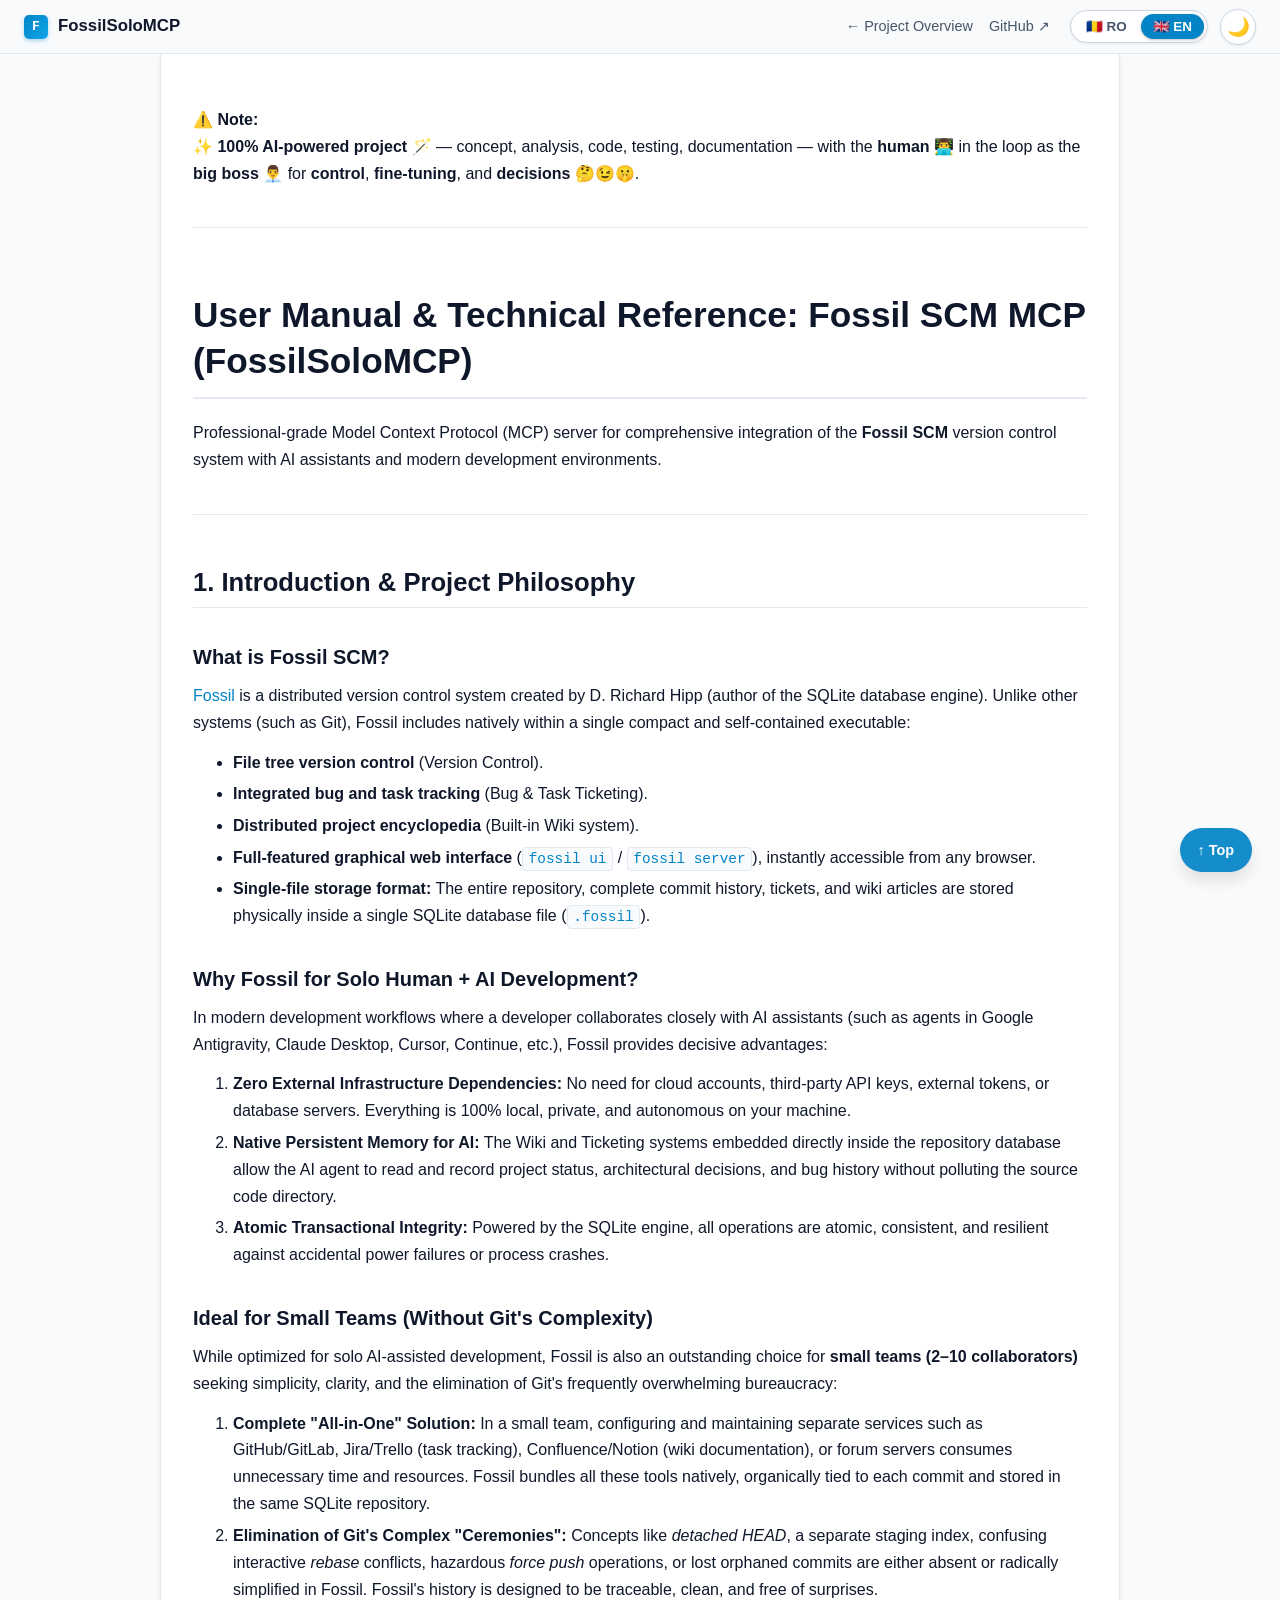
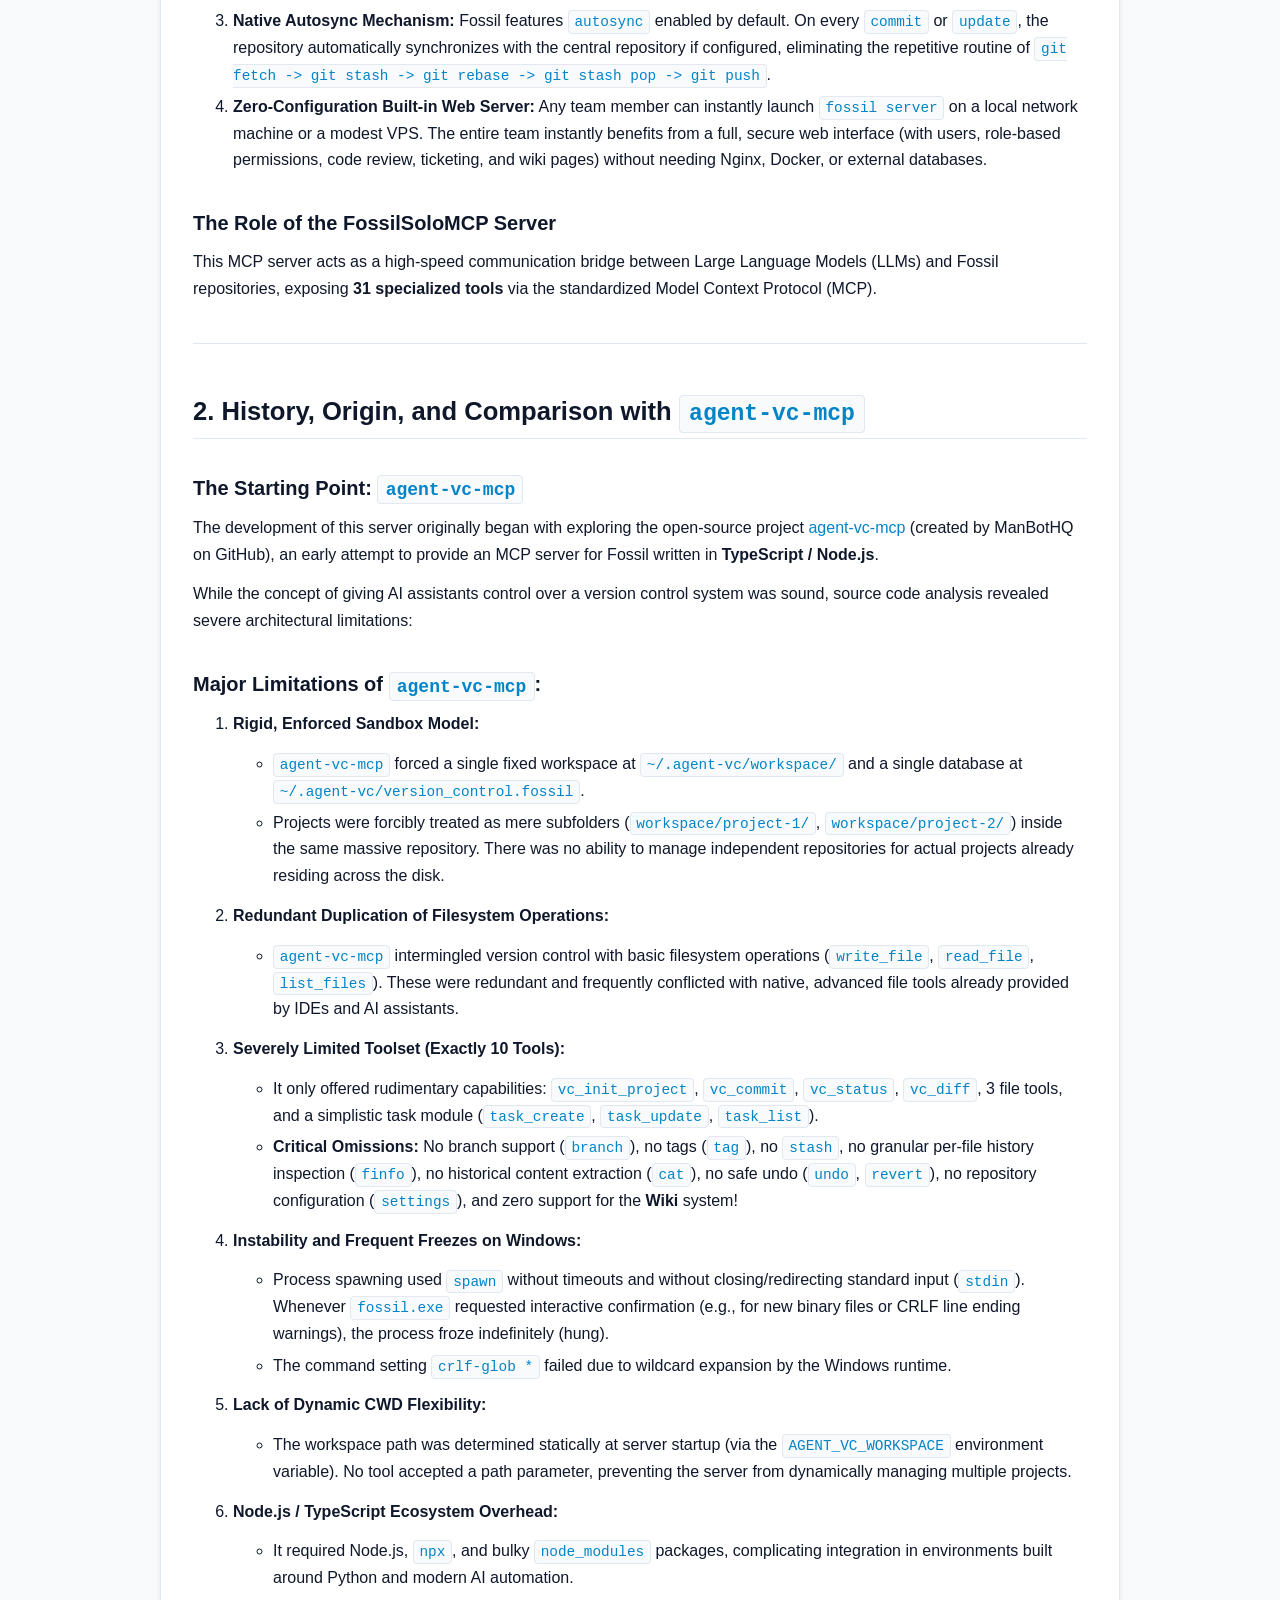
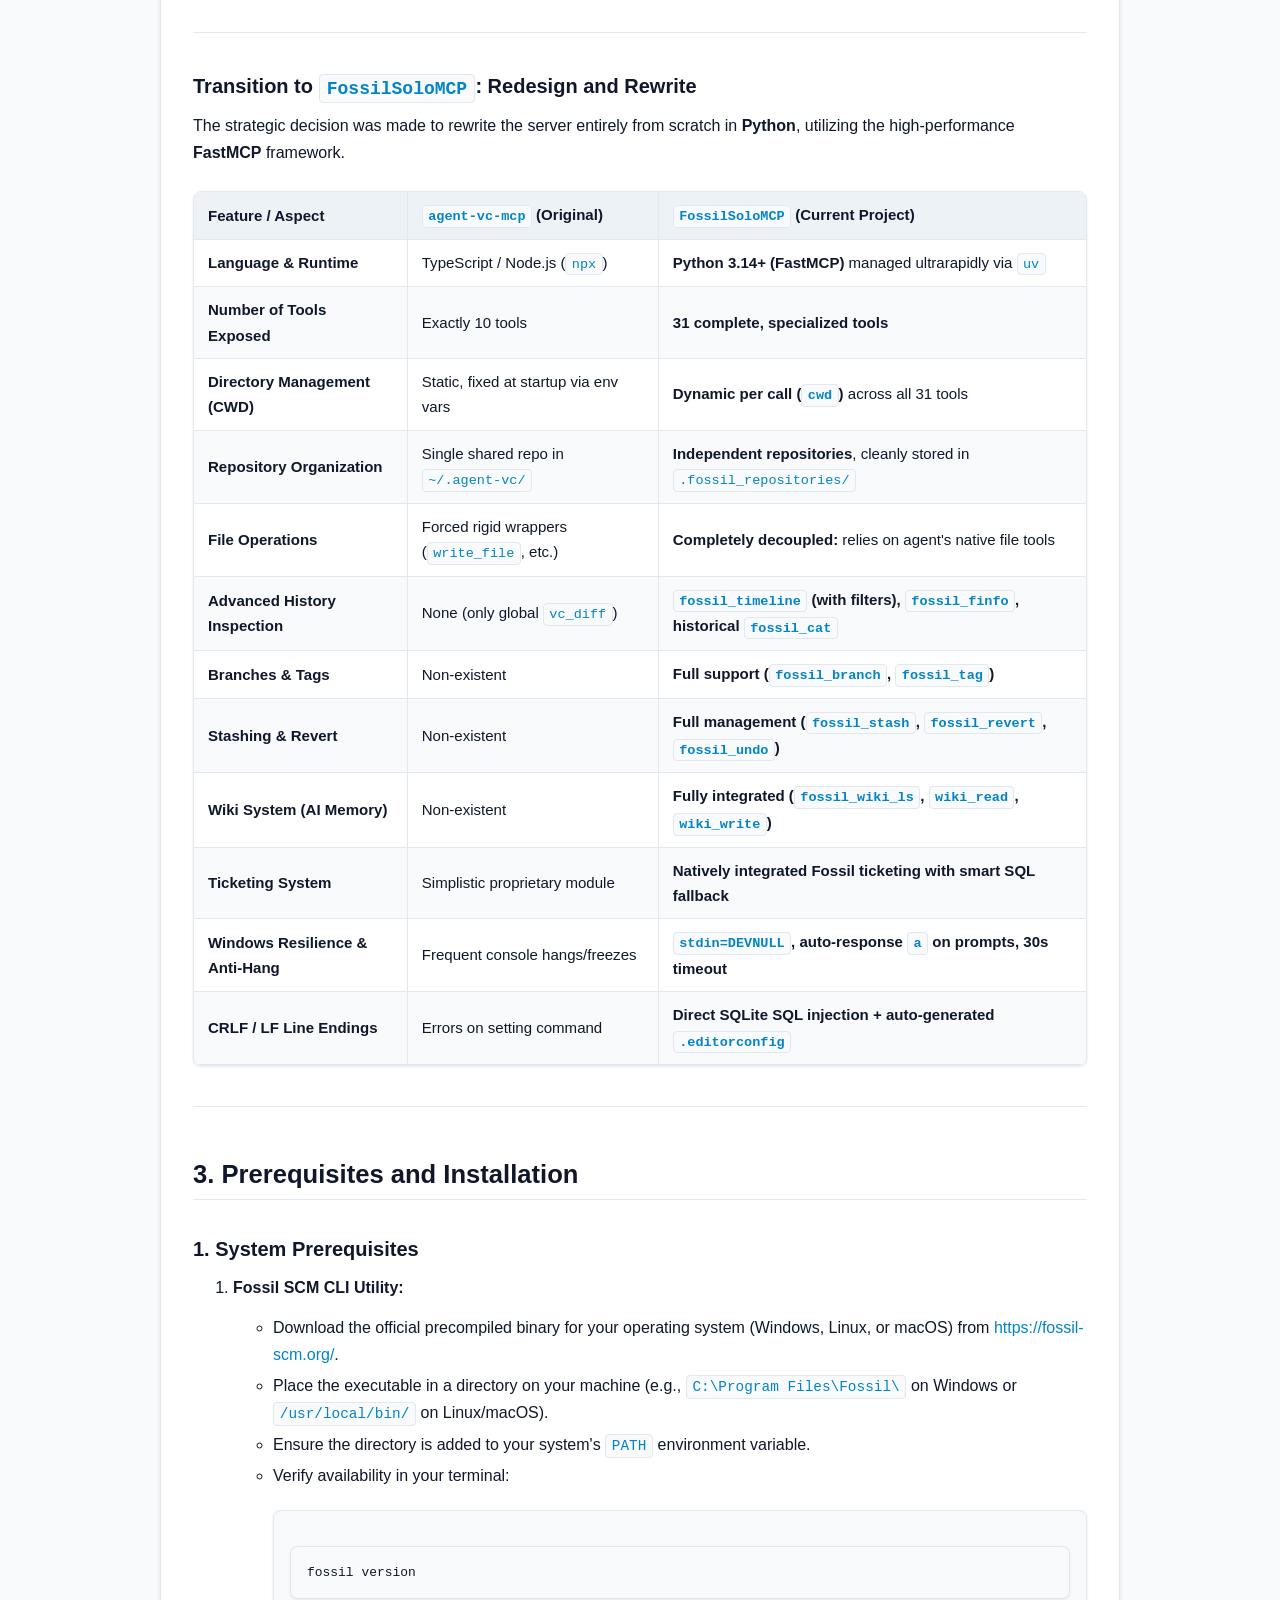
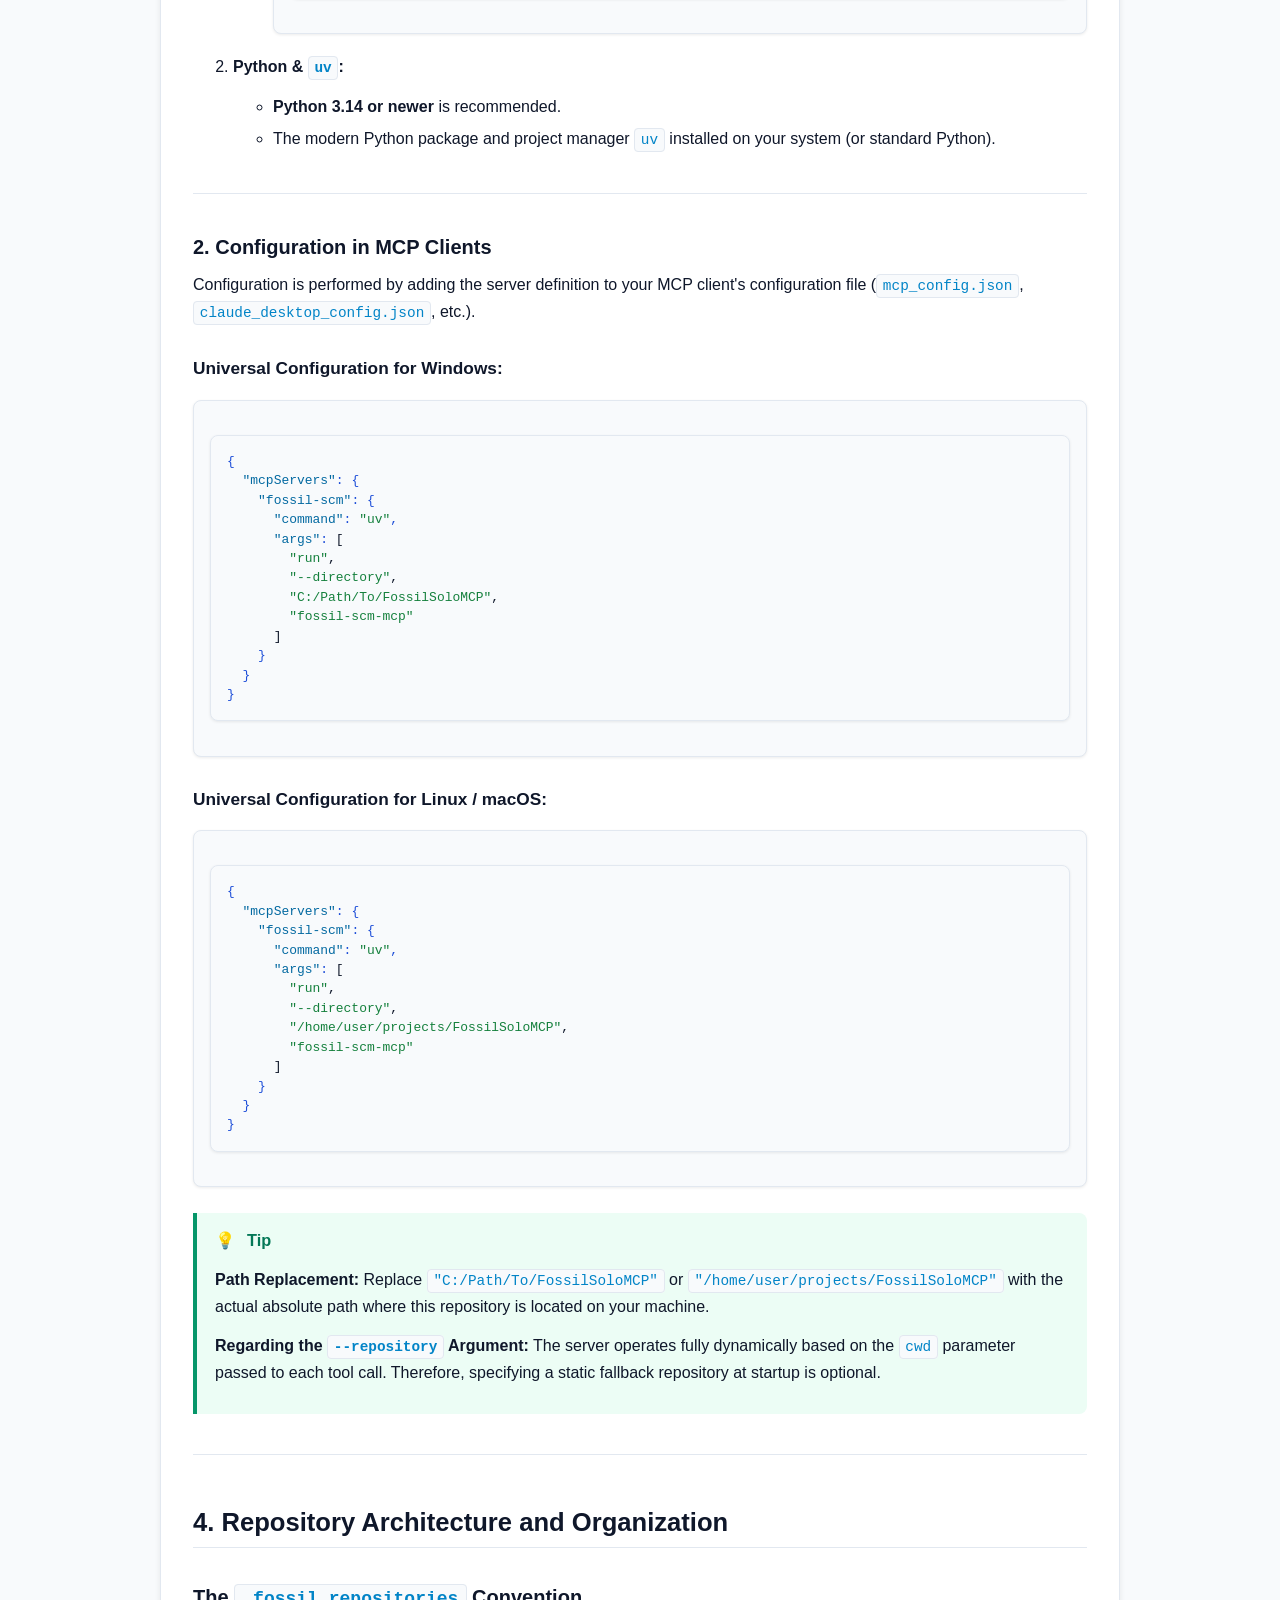
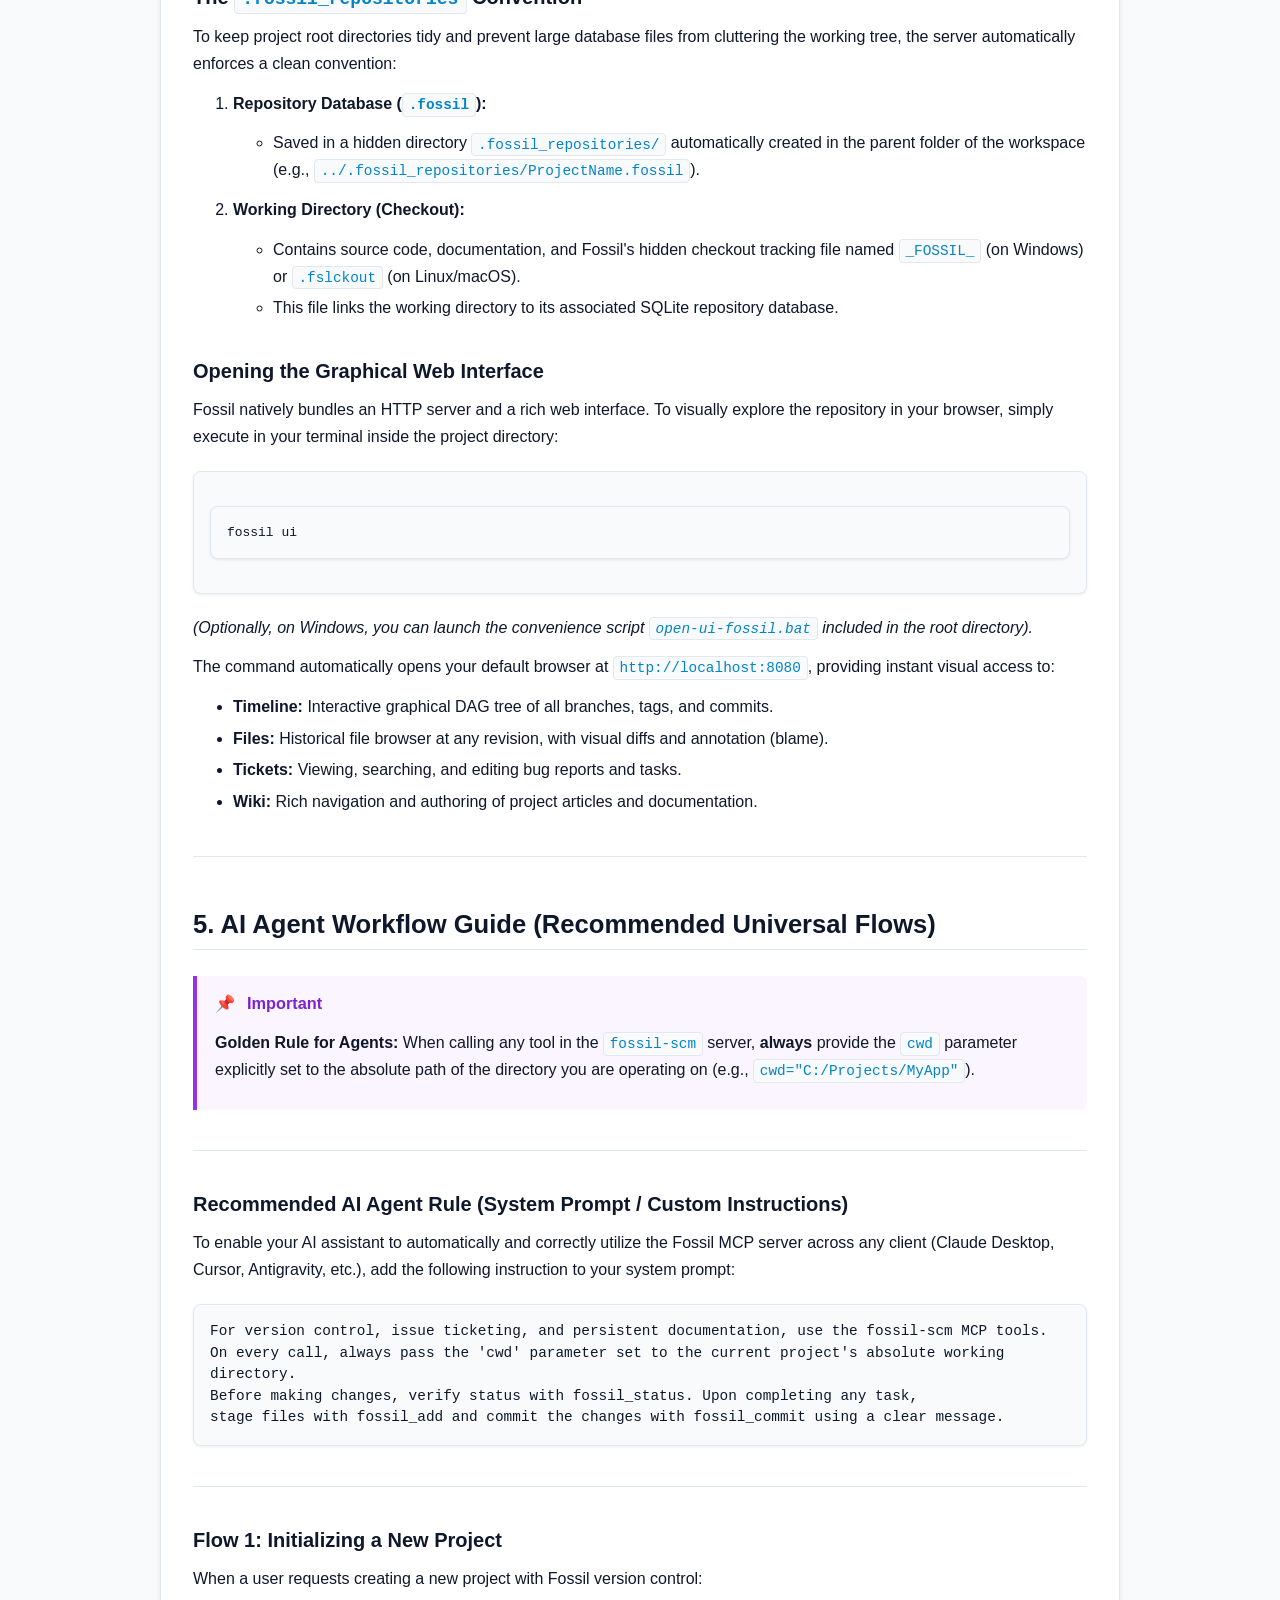
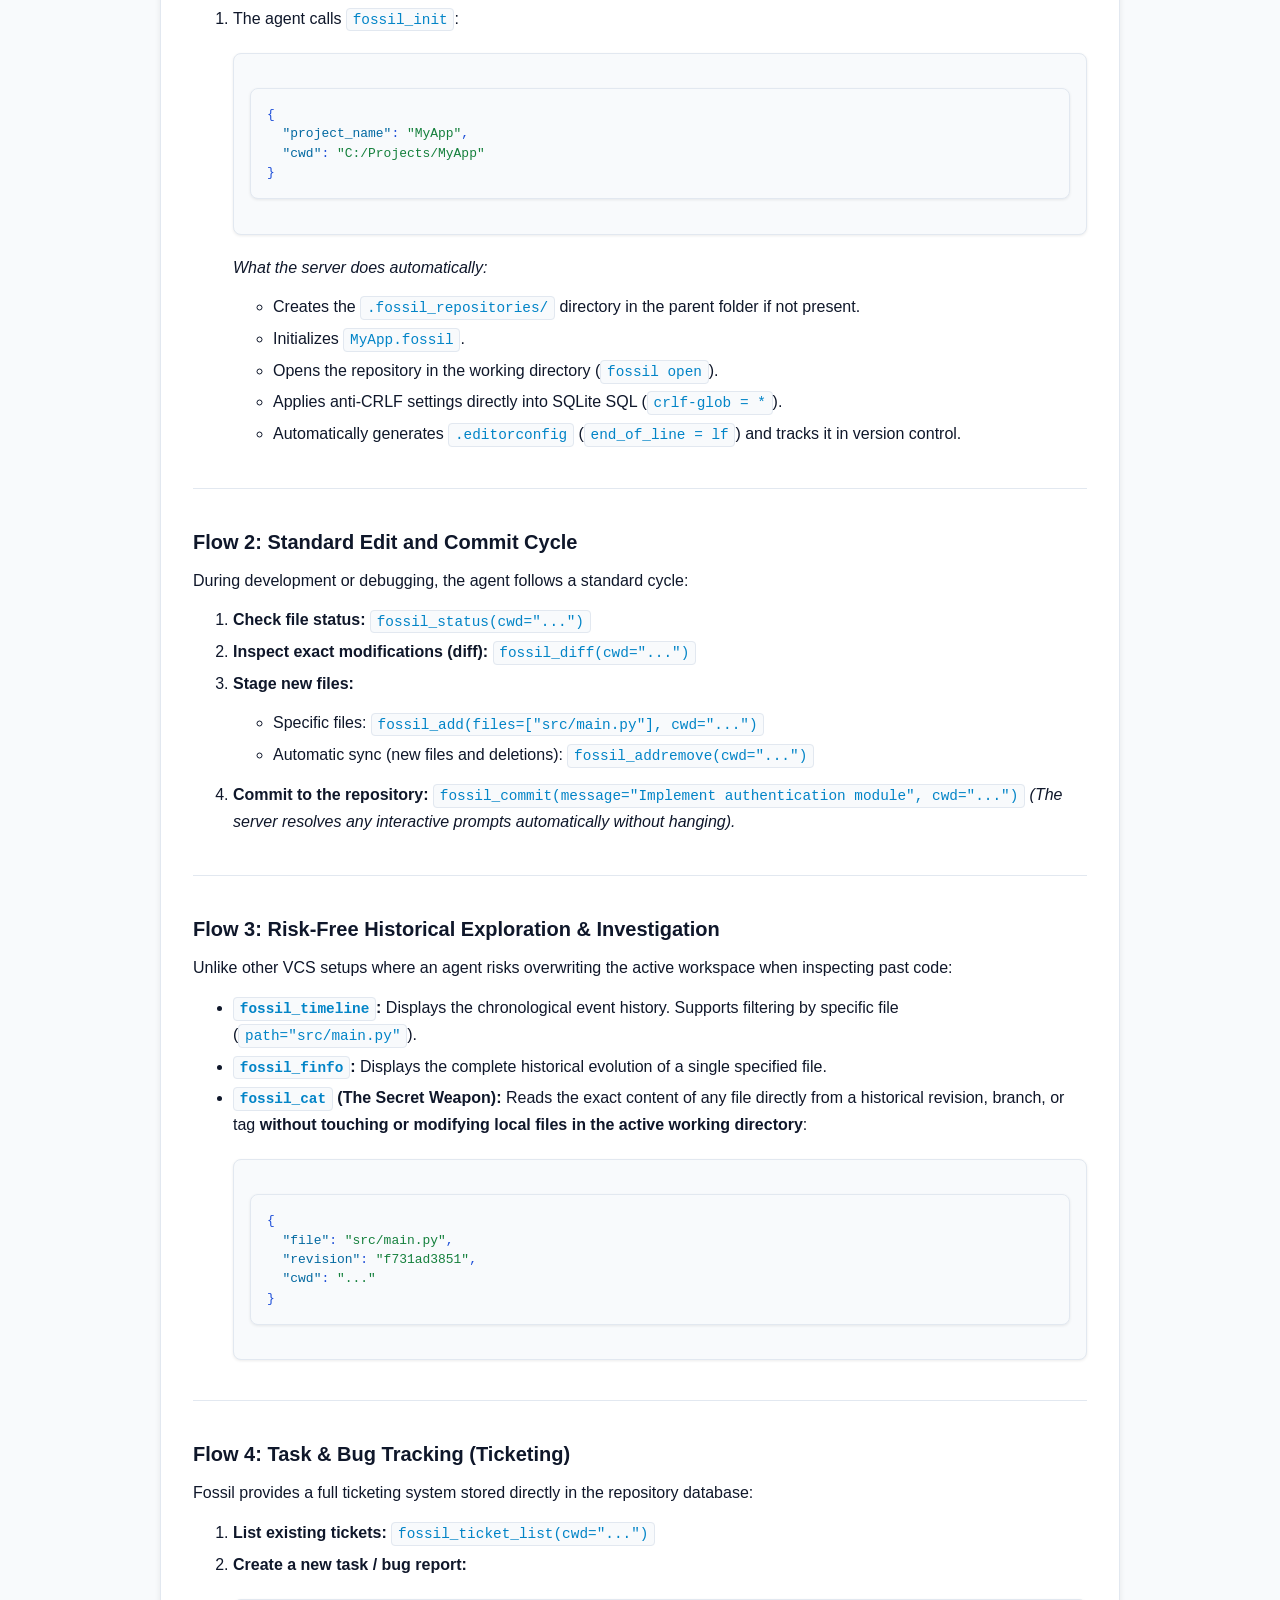
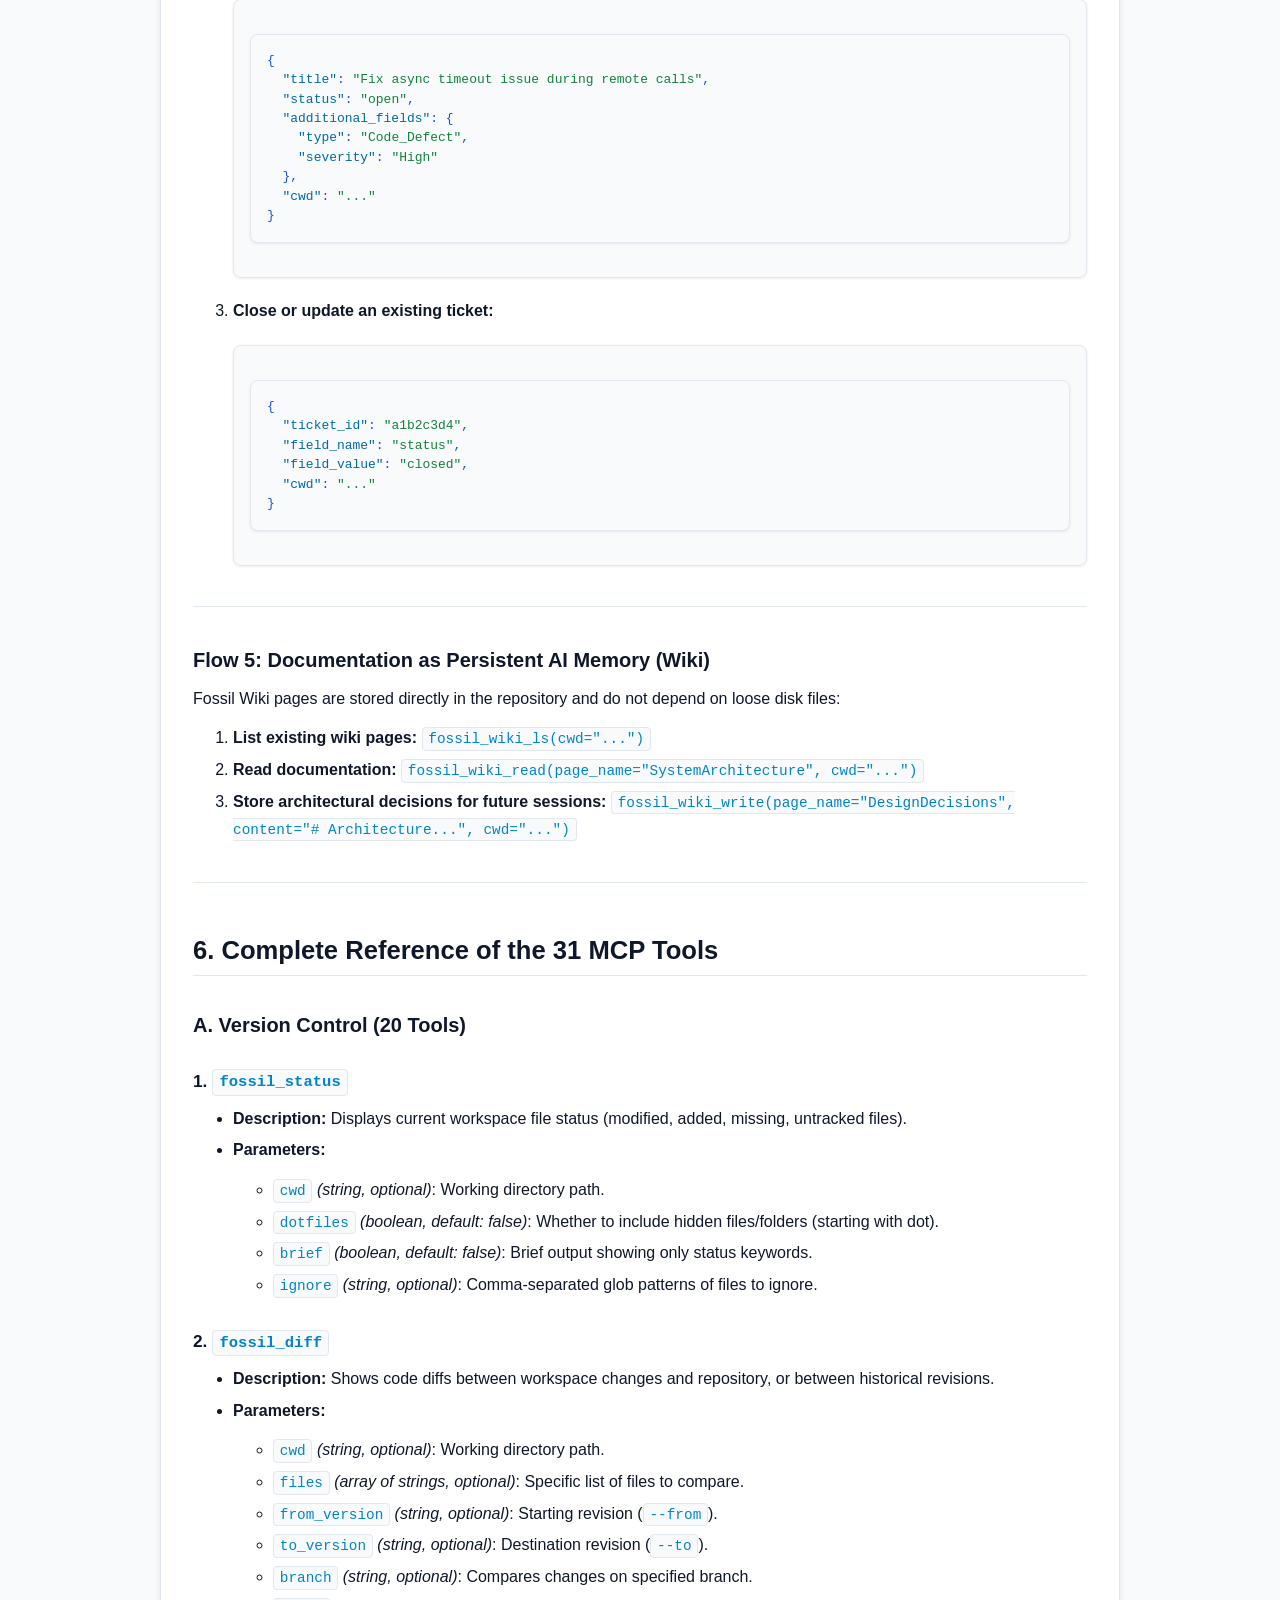
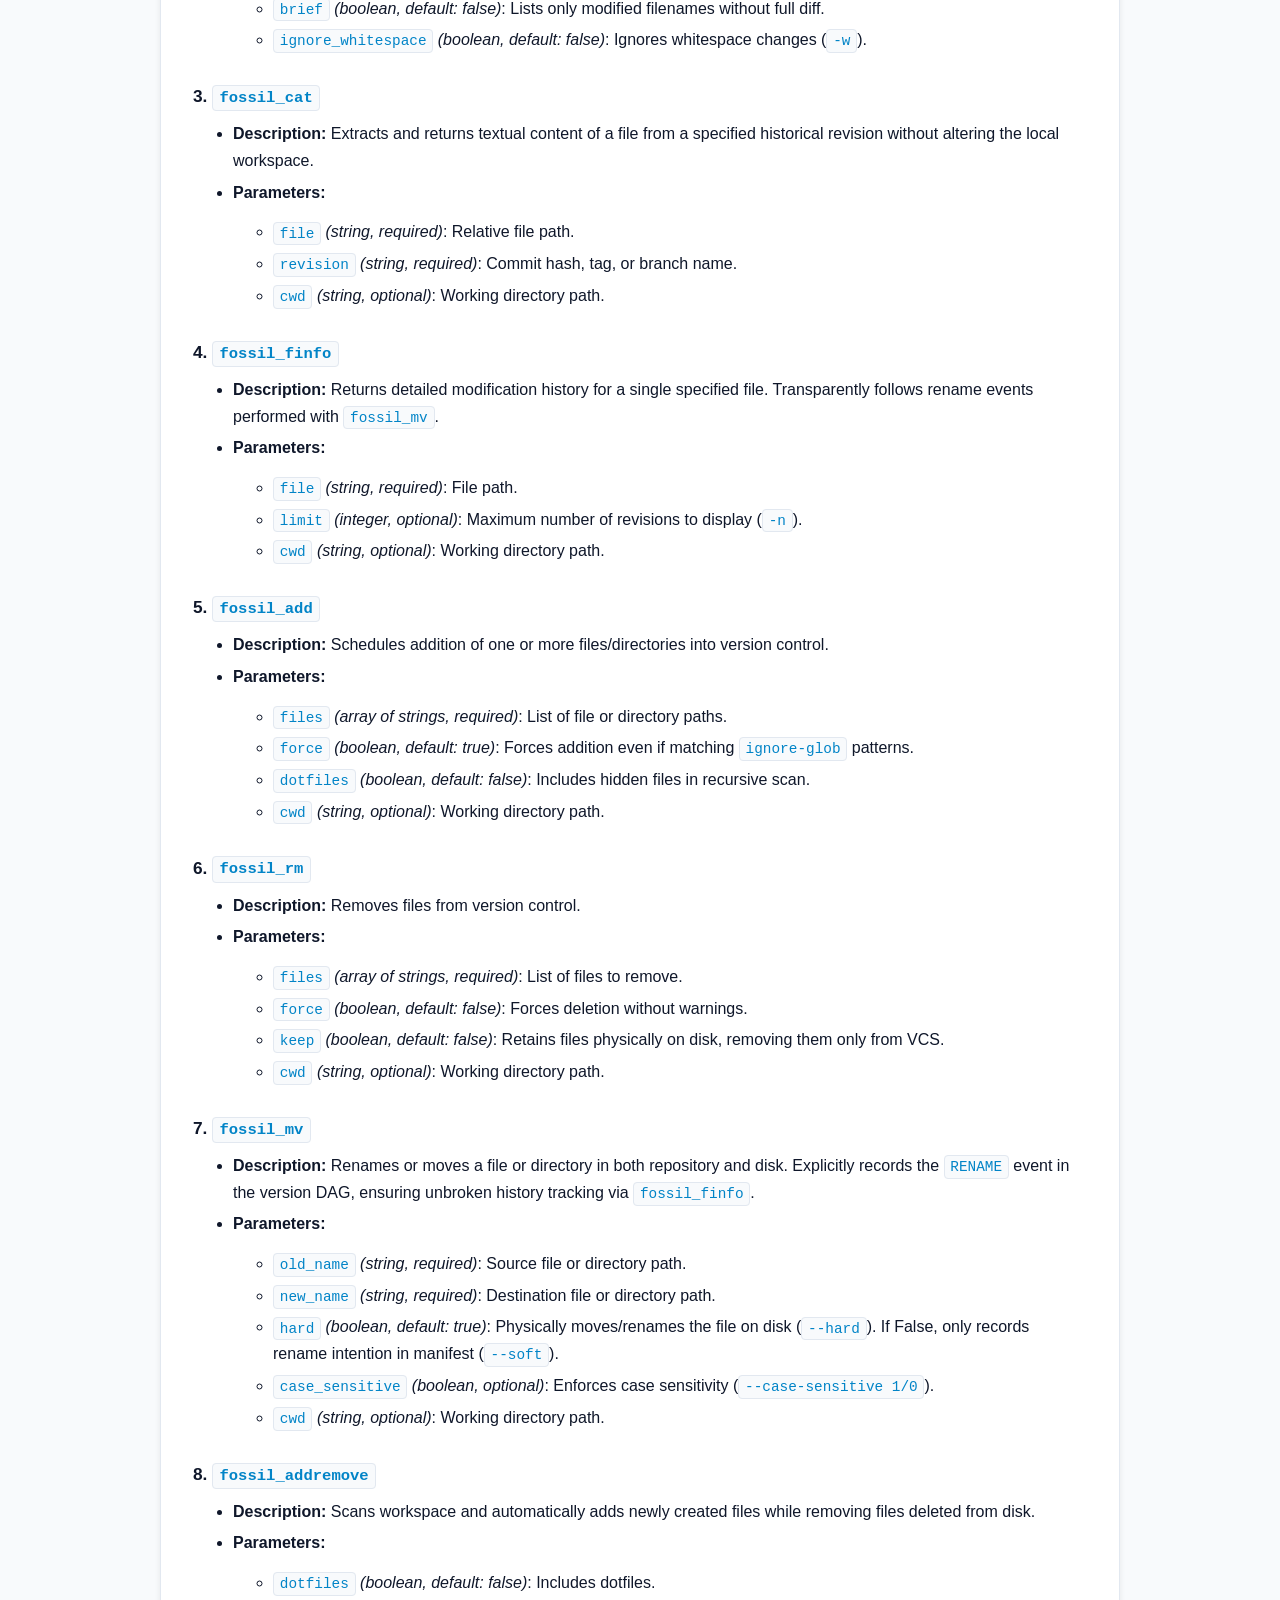
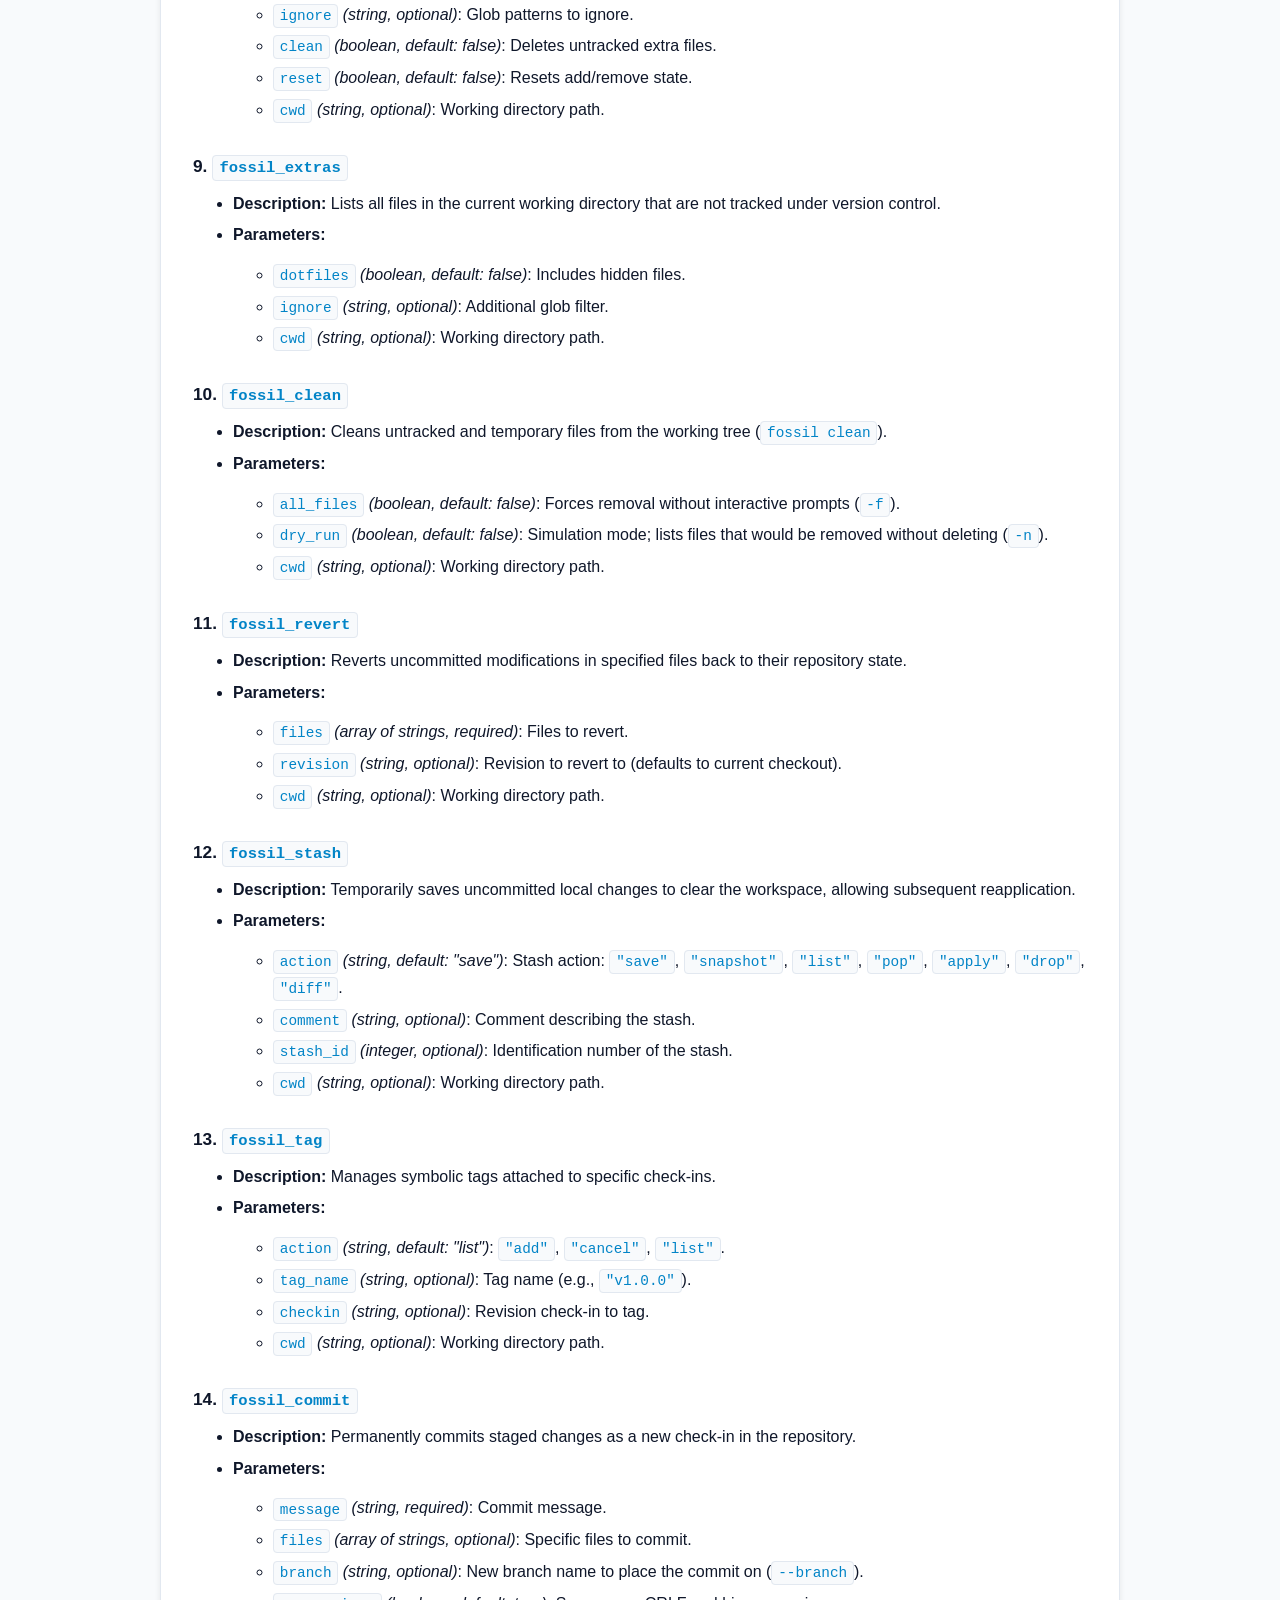
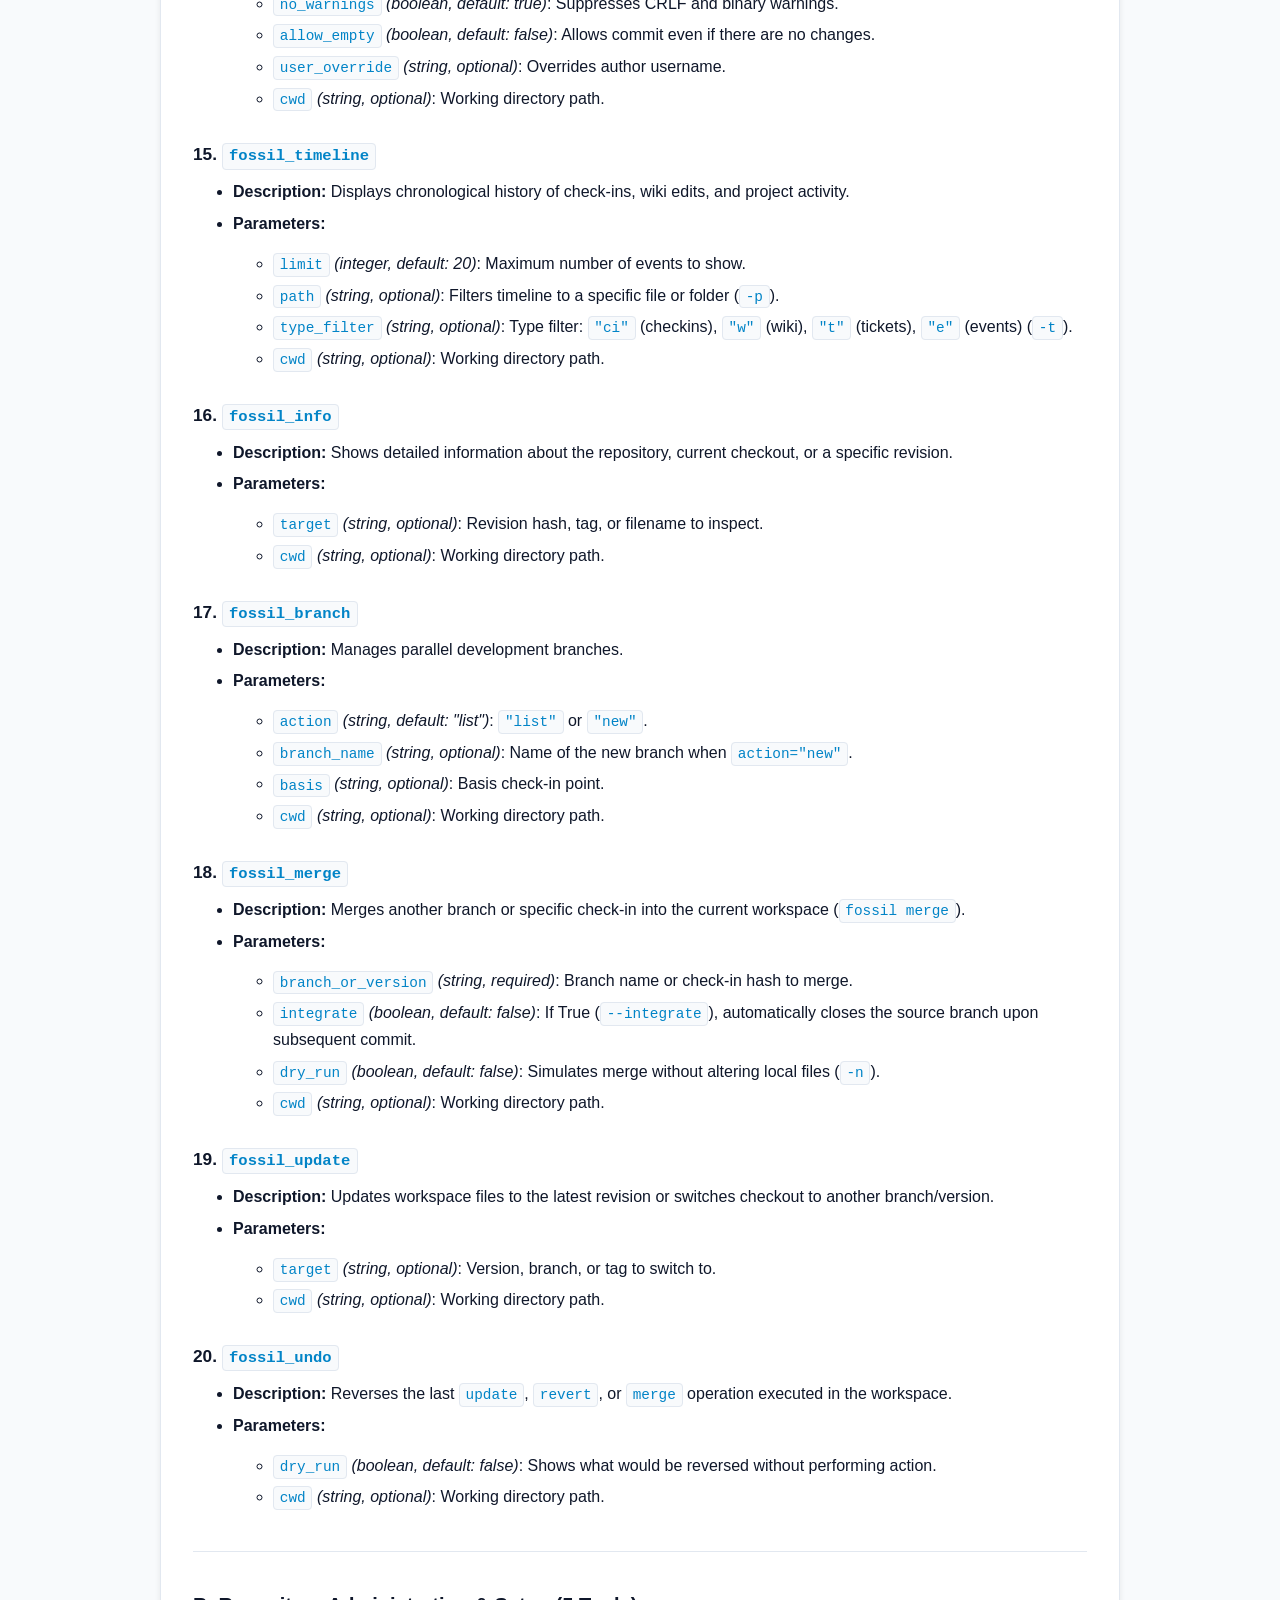
<file: proiecte/fossil-scm-mcp/manual.html>
﻿<!DOCTYPE html>
<html lang="ro" data-theme="dark">
<head>
  <meta charset="UTF-8">
  <meta name="viewport" content="width=device-width, initial-scale=1.0">
  <title id="doc-title">FossilSoloMCP - Manual de Utilizare și Referință Tehnică</title>
  <meta name="description" id="doc-desc" content="Manual complet de utilizare și referință tehnică pentru serverul MCP FossilSoloMCP (Fossil SCM).">
  <script>
    (function() {
      const savedTheme = localStorage.getItem('fossilsolo_theme');
      if (savedTheme) {
        document.documentElement.setAttribute('data-theme', savedTheme);
      } else if (window.matchMedia && window.matchMedia('(prefers-color-scheme: light)').matches) {
        document.documentElement.setAttribute('data-theme', 'light');
      }
    })();
  </script>
  <link rel="icon" type="image/svg+xml" href="../../assets/img/rp_avatar_2_luxury_gold.svg">
  <link rel="alternate icon" href="../../favicon.ico">
  <style>

  :root, [data-theme="dark"] {
    --bg-page: #0f141c;
    --bg-surface: #161d28;
    --bg-card: #1c2534;
    --bg-subtle: #242f42;
    --bg-hover: #2d3a52;
    --text-main: #e2e8f0;
    --text-muted: #94a3b8;
    --text-dim: #64748b;
    --border-light: #283548;
    --border-strong: #3b4d68;
    --primary: #38bdf8;
    --primary-hover: #7dd3fc;
    --primary-dim: rgba(56, 189, 248, 0.12);
    --code-bg: #121822;
    --code-border: #222d3e;
    --table-stripe: #141b25;
    --table-header: #1a2332;
    --shadow-sm: 0 2px 4px rgba(0, 0, 0, 0.3);
    --shadow-md: 0 4px 12px rgba(0, 0, 0, 0.4);
    --shadow-lg: 0 8px 24px rgba(0, 0, 0, 0.55);

    --alert-note-border: #3b82f6;
    --alert-note-bg: rgba(59, 130, 246, 0.1);
    --alert-note-title: #60a5fa;

    --alert-tip-border: #10b981;
    --alert-tip-bg: rgba(16, 185, 129, 0.1);
    --alert-tip-title: #34d399;

    --alert-important-border: #a855f7;
    --alert-important-bg: rgba(168, 85, 247, 0.1);
    --alert-important-title: #c084fc;

    --alert-warning-border: #f59e0b;
    --alert-warning-bg: rgba(245, 158, 11, 0.1);
    --alert-warning-title: #fbbf24;

    --alert-caution-border: #ef4444;
    --alert-caution-bg: rgba(239, 68, 68, 0.1);
    --alert-caution-title: #f87171;
  }

  [data-theme="light"] {
    --bg-page: #f8fafc;
    --bg-surface: #ffffff;
    --bg-card: #f1f5f9;
    --bg-subtle: #e2e8f0;
    --bg-hover: #cbd5e1;
    --text-main: #0f172a;
    --text-muted: #475569;
    --text-dim: #64748b;
    --border-light: #e2e8f0;
    --border-strong: #cbd5e1;
    --primary: #0284c7;
    --primary-hover: #0369a1;
    --primary-dim: rgba(2, 132, 199, 0.08);
    --code-bg: #f8fafc;
    --code-border: #e2e8f0;
    --table-stripe: #f8fafc;
    --table-header: #edf2f7;
    --shadow-sm: 0 1px 3px rgba(0, 0, 0, 0.08);
    --shadow-md: 0 4px 6px rgba(0, 0, 0, 0.08);
    --shadow-lg: 0 10px 15px rgba(0, 0, 0, 0.1);

    --alert-note-border: #2563eb;
    --alert-note-bg: #eff6ff;
    --alert-note-title: #1d4ed8;

    --alert-tip-border: #059669;
    --alert-tip-bg: #ecfdf5;
    --alert-tip-title: #047857;

    --alert-important-border: #9333ea;
    --alert-important-bg: #faf5ff;
    --alert-important-title: #7e22ce;

    --alert-warning-border: #d97706;
    --alert-warning-bg: #fffbeb;
    --alert-warning-title: #b45309;

    --alert-caution-border: #dc2626;
    --alert-caution-bg: #fef2f2;
    --alert-caution-title: #b91c1c;
  }

  * { box-sizing: border-box; }
  html { scroll-behavior: smooth; }
  body {
    margin: 0;
    padding: 0;
    background-color: var(--bg-page);
    color: var(--text-main);
    font-family: -apple-system, BlinkMacSystemFont, "Segoe UI", Roboto, Helvetica, Arial, sans-serif;
    font-size: 16px;
    line-height: 1.68;
    transition: background-color 0.2s ease, color 0.2s ease;
  }

  .top-control-bar {
    position: fixed;
    top: 0;
    left: 0;
    right: 0;
    height: 54px;
    background: rgba(15, 20, 28, 0.88);
    backdrop-filter: blur(12px);
    -webkit-backdrop-filter: blur(12px);
    border-bottom: 1px solid var(--border-light);
    display: flex;
    align-items: center;
    justify-content: space-between;
    padding: 0 24px;
    z-index: 10000;
    transition: background-color 0.2s ease, border-color 0.2s ease;
  }
  [data-theme="light"] .top-control-bar {
    background: rgba(248, 250, 252, 0.9);
  }

  .bar-brand {
    display: flex;
    align-items: center;
    gap: 10px;
    font-weight: 700;
    font-size: 1.05em;
    color: var(--text-main);
    text-decoration: none;
    user-select: none;
  }
  .bar-brand-badge {
    display: inline-flex;
    align-items: center;
    justify-content: center;
    width: 24px;
    height: 24px;
    background: linear-gradient(135deg, #0284c7, #0ea5e9);
    color: #ffffff;
    font-weight: 800;
    font-size: 13px;
    border-radius: 5px;
    font-family: Consolas, monospace;
    box-shadow: 0 2px 4px rgba(2, 132, 199, 0.3);
  }

  .nav-links {
    display: flex;
    align-items: center;
    gap: 16px;
    margin-right: 8px;
  }
  .nav-link {
    color: var(--text-muted);
    font-size: 0.9em;
    font-weight: 500;
    text-decoration: none;
    transition: color 0.15s ease;
  }
  .nav-link:hover {
    color: var(--primary);
    text-decoration: none;
  }

  .bar-actions {
    display: flex;
    align-items: center;
    gap: 12px;
  }

  .lang-switcher {
    display: inline-flex;
    align-items: center;
    background-color: var(--bg-surface);
    border: 1px solid var(--border-strong);
    border-radius: 9999px;
    padding: 3px;
    gap: 2px;
    box-shadow: var(--shadow-sm);
  }
  .lang-btn {
    border: none;
    background: transparent;
    color: var(--text-muted);
    font-weight: 600;
    font-size: 0.84em;
    padding: 5px 12px;
    border-radius: 9999px;
    cursor: pointer;
    transition: all 0.18s ease;
    user-select: none;
    display: inline-flex;
    align-items: center;
    gap: 4px;
  }
  .lang-btn:hover { color: var(--text-main); }
  .lang-btn.active {
    background-color: var(--primary);
    color: #ffffff !important;
    box-shadow: 0 1px 3px rgba(0, 0, 0, 0.25);
  }

  .theme-btn {
    background-color: var(--bg-surface);
    color: var(--text-main);
    border: 1px solid var(--border-strong);
    width: 36px;
    height: 36px;
    border-radius: 50%;
    cursor: pointer;
    display: flex;
    align-items: center;
    justify-content: center;
    font-size: 1.15em;
    box-shadow: var(--shadow-sm);
    transition: all 0.2s ease;
    user-select: none;
  }
  .theme-btn:hover {
    background-color: var(--bg-hover);
    border-color: var(--primary);
    transform: scale(1.05);
  }

  .page-container {
    max-width: 960px;
    margin: 54px auto 0 auto;
    padding: 40px 32px 80px 32px;
    background-color: var(--bg-surface);
    border-left: 1px solid var(--border-light);
    border-right: 1px solid var(--border-light);
    min-height: calc(100vh - 54px);
    box-shadow: var(--shadow-md);
  }

  h1, h2, h3, h4, h5, h6 {
    color: var(--text-main);
    font-weight: 700;
    line-height: 1.3;
    margin-top: 1.8em;
    margin-bottom: 0.6em;
  }
  h1 { font-size: 2.2em; border-bottom: 2px solid var(--border-light); padding-bottom: 0.4em; }
  h2 { font-size: 1.6em; border-bottom: 1px solid var(--border-light); padding-bottom: 0.3em; margin-top: 2em; }
  h3 { font-size: 1.25em; }
  h4 { font-size: 1.08em; }

  a { color: var(--primary); text-decoration: none; transition: color 0.15s ease; }
  a:hover { color: var(--primary-hover); text-decoration: underline; }

  p, ul, ol { margin-top: 0.8em; margin-bottom: 0.8em; }
  li { margin-top: 0.3em; margin-bottom: 0.3em; }

  hr {
    border: 0;
    border-top: 1px solid var(--border-light);
    margin: 2.5em 0;
  }

  code {
    background-color: var(--code-bg);
    border: 1px solid var(--code-border);
    border-radius: 4px;
    padding: 0.2em 0.4em;
    font-family: ui-monospace, SFMono-Regular, "SF Mono", Consolas, monospace;
    font-size: 0.9em;
    color: var(--primary);
  }

  pre, div.sourceCode {
    background-color: var(--code-bg);
    border: 1px solid var(--code-border);
    border-radius: 8px;
    padding: 16px;
    overflow-x: auto;
    font-family: ui-monospace, SFMono-Regular, "SF Mono", Consolas, monospace;
    font-size: 0.9em;
    line-height: 1.5;
    margin: 1.4em 0;
    box-shadow: var(--shadow-sm);
  }
  pre code, div.sourceCode code {
    background: transparent;
    border: 0;
    padding: 0;
    color: inherit;
    font-size: 1em;
  }
  pre.text, .important pre, .tip pre, .warning pre, .caution pre {
    white-space: pre-wrap;
    word-break: break-word;
  }

  .kw, .cf { color: #f472b6; font-weight: 600; }
  .dt { color: #38bdf8; }
  .st { color: #a3e635; }
  .co { color: #94a3b8; font-style: italic; }
  .fu { color: #60a5fa; }
  .op { color: #f43f5e; }
  .va { color: #e2e8f0; }
  .cn { color: #fbbf24; }
  .sc { color: #38bdf8; }
  .bn { color: #c084fc; }

  [data-theme="light"] .kw, [data-theme="light"] .cf { color: #be185d; }
  [data-theme="light"] .dt { color: #0369a1; }
  [data-theme="light"] .st { color: #15803d; }
  [data-theme="light"] .co { color: #64748b; font-style: italic; }
  [data-theme="light"] .fu { color: #1d4ed8; }
  [data-theme="light"] .op { color: #b91c1c; }
  [data-theme="light"] .va { color: #1e293b; }
  [data-theme="light"] .cn { color: #b45309; }

  .table-container {
    width: 100%;
    overflow-x: auto;
    margin: 1.5em 0;
    border: 1px solid var(--border-light);
    border-radius: 8px;
    box-shadow: var(--shadow-sm);
  }
  table {
    width: 100%;
    border-collapse: collapse;
    font-size: 0.94em;
    text-align: left;
  }
  th, td {
    padding: 10px 14px;
    border-bottom: 1px solid var(--border-light);
    border-right: 1px solid var(--border-light);
  }
  th:last-child, td:last-child { border-right: none; }
  th {
    background-color: var(--table-header);
    font-weight: 600;
    color: var(--text-main);
  }
  tr:nth-child(even) td { background-color: var(--table-stripe); }
  tr:hover td { background-color: var(--bg-hover); }

  .note, .tip, .important, .warning, .caution, .markdown-alert {
    padding: 14px 18px;
    margin: 1.6em 0;
    border-left: 4px solid var(--border-strong);
    border-radius: 0 8px 8px 0;
    background-color: var(--bg-card);
  }
  .note .title, .tip .title, .important .title, .warning .title, .caution .title, .markdown-alert-title {
    font-weight: 700;
    display: flex;
    align-items: center;
    gap: 8px;
    margin-bottom: 8px;
    font-size: 1.02em;
  }
  .note .title p, .tip .title p, .important .title p, .warning .title p, .caution .title p {
    margin: 0;
  }

  .note { border-left-color: var(--alert-note-border); background-color: var(--alert-note-bg); }
  .note .title { color: var(--alert-note-title); }
  .note .title::before { content: "ℹ️"; margin-right: 4px; }

  .tip { border-left-color: var(--alert-tip-border); background-color: var(--alert-tip-bg); }
  .tip .title { color: var(--alert-tip-title); }
  .tip .title::before { content: "💡"; margin-right: 4px; }

  .important { border-left-color: var(--alert-important-border); background-color: var(--alert-important-bg); }
  .important .title { color: var(--alert-important-title); }
  .important .title::before { content: "📌"; margin-right: 4px; }

  .warning { border-left-color: var(--alert-warning-border); background-color: var(--alert-warning-bg); }
  .warning .title { color: var(--alert-warning-title); }
  .warning .title::before { content: "⚠️"; margin-right: 4px; }

  .caution { border-left-color: var(--alert-caution-border); background-color: var(--alert-caution-bg); }
  .caution .title { color: var(--alert-caution-title); }
  .caution .title::before { content: "🛑"; margin-right: 4px; }

  .back-to-top-btn {
    position: fixed;
    bottom: 28px;
    right: 28px;
    background-color: var(--primary);
    color: #ffffff !important;
    font-weight: 600;
    font-size: 0.9em;
    padding: 10px 18px;
    border-radius: 9999px;
    box-shadow: var(--shadow-lg);
    display: flex;
    align-items: center;
    gap: 8px;
    opacity: 0.92;
    transition: opacity 0.2s, transform 0.2s, background-color 0.2s;
    z-index: 9999;
    text-decoration: none !important;
  }
  .back-to-top-btn:hover {
    opacity: 1;
    background-color: var(--primary-hover);
    transform: translateY(-2px);
  }

  @media (max-width: 650px) {
    .top-control-bar { padding: 0 12px; }
    .bar-brand span:not(.bar-brand-badge) { display: none; }
    .nav-links { display: none; }
    .page-container { padding-left: 14px; padding-right: 14px; }
    .back-to-top-btn { bottom: 18px; right: 18px; padding: 8px 14px; font-size: 0.82em; }
  }

  @media print {
    body { background-color: #ffffff !important; color: #000000 !important; font-size: 11pt; }
    .top-control-bar, .back-to-top-btn { display: none !important; }
    .page-container { max-width: 100%; padding-left: 0; padding-right: 0; margin-top: 0; }
    pre, table { page-break-inside: avoid; box-shadow: none; }
  }

  .lang-content { display: none; }
  .lang-content.active { display: block; }
  </style>
</head>
<body>

<header id="top" class="top-control-bar">
  <a href="index.html" class="bar-brand" title="Pagina proiectului FossilSoloMCP">
    <span class="bar-brand-badge">F</span>
    <span>FossilSoloMCP</span>
  </a>
  <div class="bar-actions">
    <nav class="nav-links">
      <a href="index.html" class="nav-link" id="nav-back-project">← Prezentare Proiect</a>
      <a href="https://github.com/ReluPercan/FossilSoloMCP" target="_blank" rel="noopener noreferrer" class="nav-link">GitHub ↗</a>
    </nav>
    <div class="lang-switcher" id="lang-switcher">
      <button type="button" class="lang-btn active" id="btn-lang-ro" data-lang="ro" title="Limba Română">🇷🇴 RO</button>
      <button type="button" class="lang-btn" id="btn-lang-en" data-lang="en" title="English Language">🇬🇧 EN</button>
    </div>
    <button id="theme-toggle-btn" class="theme-btn" aria-label="Comută tema" title="Comută tema (Dark / Light)">
      <span id="theme-icon">☀️</span>
    </button>
  </div>
</header>

<main class="page-container">
  <article id="lang-section-ro" class="lang-content active" lang="ro">
<p>⚠️ <strong>Notă:</strong><br />
✨ Proiect <strong>100% AI‑powered 🪄</strong> — concept, analiză, cod,
testare, documentație — cu <strong>omul</strong> 👨‍💻 în buclă ca
<strong>big boss</strong> 👨‍💼 pentru <strong>control</strong>,
<strong>fine‑tuning</strong> și <strong>decizii</strong> 🤔😉🤫.</p>
<hr />
<h1
id="manual-de-utilizare-și-referință-tehnică-fossil-scm-mcp-fossilsolomcp">Manual
de Utilizare și Referință Tehnică: Fossil SCM MCP (FossilSoloMCP)</h1>
<p>Server Model Context Protocol (MCP) de nivel profesional pentru
integrarea completă a sistemului de control al versiunilor
<strong>Fossil SCM</strong> cu asistenți AI și medii moderne de
dezvoltare.</p>
<hr />
<h2 id="1-introducere--filosofia-proiectului">1. Introducere &amp;
Filosofia Proiectului</h2>
<h3 id="ce-este-fossil-scm">Ce este Fossil SCM?</h3>
<p><a href="https://fossil-scm.org/">Fossil</a> este un sistem
distribuit de control al versiunilor creat de D. Richard Hipp (autorul
bazei de date SQLite). Spre deosebire de alte sisteme (precum Git),
Fossil include nativ într-un singur executabil compact și autonom:</p>
<ul>
<li><strong>Controlul versiunilor arborelui de fișiere</strong> (Version
Control).</li>
<li><strong>Sistem integrat de urmărire a sarcinilor și
erorilor</strong> (Bug &amp; Task Ticketing).</li>
<li><strong>Enciclopedie de proiect distribuită</strong> (Sistem Wiki
încorporat).</li>
<li><strong>Interfață web grafică completă</strong>
(<code>fossil ui</code> / <code>fossil server</code>), accesibilă
instantaneu din browser.</li>
<li><strong>Format unic de stocare:</strong> Întregul depozit, istoricul
complet, tichetele și paginile wiki sunt stocate fizic într-un singur
fișier bază de date SQLite (<code>.fossil</code>).</li>
</ul>
<h3 id="de-ce-fossil-pentru-dezvoltarea-solo-om--ai">De ce Fossil pentru
dezvoltarea solo Om + AI?</h3>
<p>În mediile de lucru moderne în care un dezvoltator colaborează strâns
cu asistenți AI (cum ar fi agenții din Google Antigravity, Claude
Desktop, Cursor, Continue etc.), Fossil oferă avantaje decisive:</p>
<ol type="1">
<li><strong>Zero dependențe de infrastructură externă:</strong> Nu este
nevoie de conturi cloud, chei API pentru servicii terțe, token-uri
externe sau servere de baze de date. Totul este 100% local, privat și
autonom pe calculatorul tău.</li>
<li><strong>Memorie persistentă nativă pentru AI:</strong> Sistemul Wiki
și Ticketing-ul integrate direct în depozit permit agentului AI să
citească și să consemneze starea proiectului, deciziile arhitecturale și
istoricul problemelor fără a polua directorul de cod sursă.</li>
<li><strong>Integritate tranzacțională atomică:</strong> Datorită
motorului SQLite intern, tranzacțiile sunt atomice, consistente și
sigure împotriva întreruperilor accidentale de alimentare sau
crash-urilor de proces.</li>
</ol>
<h3 id="ideal-și-pentru-echipe-mici-fără-complexitatea-git-ului">Ideal
și pentru Echipe Mici (Fără Complexitatea Git-ului)</h3>
<p>Deși este optimizat pentru lucrul solo asistat de AI, Fossil este o
alegere excepțională și pentru <strong>echipe mici (2–10
colaboratori)</strong> care își doresc simplitate, claritate și vor să
evite birocrația și complexitatea adesea copleșitoare a Git-ului:</p>
<ol type="1">
<li><strong>Soluție completă „All-in-One”:</strong> Într-o echipă mică,
configurarea și întreținerea separată a unor servicii precum
GitHub/GitLab, Jira/Trello (task tracking), Confluence/Notion
(documentație wiki) sau servere de forum consumă timp și resurse
nejustificate. Fossil include toate aceste unelte nativ, legate organic
de fiecare commit și stocate în același depozit SQLite.</li>
<li><strong>Eliminarea „ceremoniilor” complexe din Git:</strong>
Concepte precum <em>detached HEAD</em>, zona de staging (index)
separată, rezolvări confuze de <em>rebase</em> interactiv, comenzi
periculoase de <em>force push</em> sau pierderea commit-urilor orfane
sunt absente sau simplificate radical în Fossil. Istoricul în Fossil
este conceput pentru a fi trasabil, curat și fără surprize.</li>
<li><strong>Mecanismul nativ de Autosync:</strong> Fossil dispune de
modul <code>autosync</code> activat implicit. La fiecare
<code>commit</code> sau <code>update</code>, depozitul se sincronizează
automat cu depozitul central dacă acesta este configurat, eliminând
rutina clasică repetitivă de
<code>git fetch -&gt; git stash -&gt; git rebase -&gt; git stash pop -&gt; git push</code>.</li>
<li><strong>Server Web încorporat fără configurare:</strong> Orice
membru al echipei poate lansa instantaneu <code>fossil server</code> pe
o mașină din rețeaua locală sau pe un VPS modest. Întreaga echipă
beneficiază pe loc de o interfață web completă și securizată (cu
utilizatori, permisiuni pe roluri, code review, tichete și pagini wiki),
fără să fie nevoie de Nginx, Docker sau baze de date externe.</li>
</ol>
<h3 id="rolul-serverului-fossilsolomcp">Rolul serverului
FossilSoloMCP</h3>
<p>Acest server MCP acționează ca o punte de comunicație de mare viteză
între modelele LLM și depozitele Fossil, expunând <strong>31 de unelte
specializate</strong> prin protocolul standardizat MCP (Model Context
Protocol).</p>
<hr />
<h2 id="2-istoric-origine-și-comparație-cu-agent-vc-mcp">2. Istoric,
Origine și Comparație cu <code>agent-vc-mcp</code></h2>
<h3 id="punctul-de-plecare-agent-vc-mcp">Punctul de Plecare:
<code>agent-vc-mcp</code></h3>
<p>Dezvoltarea acestui server a pornit inițial de la explorarea
proiectului open-source <a
href="https://github.com/ManbotHQ/agent-vc-mcp">agent-vc-mcp</a> (creat
de ManBotHQ pe GitHub), o primă încercare de a oferi un server MCP
pentru Fossil scris în <strong>TypeScript / Node.js</strong>.</p>
<p>Deși conceptul de a oferi asistenților AI control asupra unui sistem
de versionare a fost excelent, analiza codului sursă a scos la iveală
limitări arhitecturale majore:</p>
<h3 id="limitări-majore-ale-agent-vc-mcp">Limitări Majore ale
<code>agent-vc-mcp</code>:</h3>
<ol type="1">
<li><strong>Model Sandbox Forțat și Rigid:</strong>
<ul>
<li><code>agent-vc-mcp</code> impunea un spațiu de lucru unic fix în
<code>~/.agent-vc/workspace/</code> și o singură bază de date
<code>~/.agent-vc/version_control.fossil</code>.</li>
<li>Proiectele erau tratate forțat doar ca subfoldere
(<code>workspace/proiect-1/</code>, <code>workspace/proiect-2/</code>)
în interiorul aceluiași repository masiv. Nu exista posibilitatea de a
gestiona depozite independente pentru proiectele reale deja existente pe
disc.</li>
</ul></li>
<li><strong>Duplicarea Inutilă a Operațiunilor pe Fișiere:</strong>
<ul>
<li><code>agent-vc-mcp</code> amesteca versionarea cu operațiuni
elementare de sistem de fișiere (<code>write_file</code>,
<code>read_file</code>, <code>list_files</code>). Acestea erau
redundante și intrau adesea în conflict cu uneltele native și avansate
de fișiere deja puse la dispoziție de IDE-uri și asistenți AI.</li>
</ul></li>
<li><strong>Set Foarte Limitat de Unelte (Exact 10 unelte):</strong>
<ul>
<li>Oferă doar funcționalități rudimentare:
<code>vc_init_project</code>, <code>vc_commit</code>,
<code>vc_status</code>, <code>vc_diff</code>, cele 3 unelte de fișiere
și un modul simplist de task-uri (<code>task_create</code>,
<code>task_update</code>, <code>task_list</code>).</li>
<li><strong>Lipsuri critice:</strong> Fără suport de ramuri
(<code>branch</code>), fără etichete (<code>tag</code>), fără
<code>stash</code>, fără inspecție granulară a istoricului pe fișiere
(<code>finfo</code>), fără posibilitatea de a citi conținut istoric
(<code>cat</code>), fără anulare sigură (<code>undo</code>,
<code>revert</code>), fără configurare depozit (<code>settings</code>)
și fără niciun suport pentru sistemul <strong>Wiki</strong>!</li>
</ul></li>
<li><strong>Instabilitate și Blocaje Frecvente pe Windows:</strong>
<ul>
<li>Funcția de lansare a proceselor folosea <code>spawn</code> fără
timeout și fără închiderea/redirecționarea intrării standard
(<code>stdin</code>). Dacă <code>fossil.exe</code> solicita vreo
confirmare interactivă (de exemplu pentru fișiere binare noi sau
avertismente CRLF), procesul se bloca la infinit (hang).</li>
<li>Comanda de configurare a <code>crlf-glob *</code> eșua din cauza
expandării wildcard-urilor de către runtime-ul Windows.</li>
</ul></li>
<li><strong>Lipsa Flexibilității CWD Dinamic:</strong>
<ul>
<li>Calea spațiului de lucru era determinată static la lansarea
serverului (prin variabila de mediu <code>AGENT_VC_WORKSPACE</code>).
Nicio unealtă nu accepta un parametru de cale, astfel încât serverul nu
putea opera dinamic pe multiple proiecte.</li>
</ul></li>
<li><strong>Ecosistemul Node.js / TypeScript:</strong>
<ul>
<li>Necesita Node.js, <code>npx</code> și pachete
<code>node_modules</code> voluminoase, complicând integrarea într-un
mediu bazat pe Python și automatizări AI.</li>
</ul></li>
</ol>
<hr />
<h3 id="trecerea-la-fossilsolomcp-reproiectare-și-rescriere">Trecerea la
<code>FossilSoloMCP</code>: Reproiectare și Rescriere</h3>
<p>S-a luat decizia strategică de a rescrie serverul complet de la zero
în <strong>Python</strong>, folosind framework-ul performant
<strong>FastMCP</strong>.</p>
<div class="table-container"><table>
<thead>
<tr>
<th style="text-align: left;">Caracteristică</th>
<th style="text-align: left;"><code>agent-vc-mcp</code> (Original)</th>
<th style="text-align: left;"><code>FossilSoloMCP</code> (Proiectul
Curent)</th>
</tr>
</thead>
<tbody>
<tr>
<td style="text-align: left;"><strong>Limbaj &amp; Runtime</strong></td>
<td style="text-align: left;">TypeScript / Node.js
(<code>npx</code>)</td>
<td style="text-align: left;"><strong>Python 3.14+ (FastMCP)</strong>
gestionat ultrarapid prin <code>uv</code></td>
</tr>
<tr>
<td style="text-align: left;"><strong>Număr Unelte Expuse</strong></td>
<td style="text-align: left;">Exact 10 unelte</td>
<td style="text-align: left;"><strong>31 de unelte complete și
specializate</strong></td>
</tr>
<tr>
<td style="text-align: left;"><strong>Gestiune Directoare
(CWD)</strong></td>
<td style="text-align: left;">Static, fixat la pornire via env vars</td>
<td style="text-align: left;"><strong>Dinamic per apel
(<code>cwd</code>)</strong> pe toate cele 31 de unelte</td>
</tr>
<tr>
<td style="text-align: left;"><strong>Organizare Depozite</strong></td>
<td style="text-align: left;">Un singur repo comun în
<code>~/.agent-vc/</code></td>
<td style="text-align: left;"><strong>Repozitorii independente</strong>,
stocate curat în <code>.fossil_repositories/</code></td>
</tr>
<tr>
<td style="text-align: left;"><strong>Operațiuni pe
Fișiere</strong></td>
<td style="text-align: left;">Forța wrapper-e rigide
(<code>write_file</code>, etc.)</td>
<td style="text-align: left;"><strong>Decuplat total:</strong> se
bazează pe uneltele native ale agentului</td>
</tr>
<tr>
<td style="text-align: left;"><strong>Inspecție Istorică
Avansată</strong></td>
<td style="text-align: left;">Niciuna (doar <code>vc_diff</code>
global)</td>
<td style="text-align: left;"><strong><code>fossil_timeline</code> (cu
filtre), <code>fossil_finfo</code>, <code>fossil_cat</code>
istoric</strong></td>
</tr>
<tr>
<td style="text-align: left;"><strong>Ramuri &amp;
Etichete</strong></td>
<td style="text-align: left;">Inexistente</td>
<td style="text-align: left;"><strong>Suport complet
(<code>fossil_branch</code>, <code>fossil_tag</code>)</strong></td>
</tr>
<tr>
<td style="text-align: left;"><strong>Stashing &amp;
Revert</strong></td>
<td style="text-align: left;">Inexistente</td>
<td style="text-align: left;"><strong>Gestiune completă
(<code>fossil_stash</code>, <code>fossil_revert</code>,
<code>fossil_undo</code>)</strong></td>
</tr>
<tr>
<td style="text-align: left;"><strong>Sistem Wiki (Memorie
AI)</strong></td>
<td style="text-align: left;">Inexistent</td>
<td style="text-align: left;"><strong>Integrat
(<code>fossil_wiki_ls</code>, <code>wiki_read</code>,
<code>wiki_write</code>)</strong></td>
</tr>
<tr>
<td style="text-align: left;"><strong>Sistem Ticketing</strong></td>
<td style="text-align: left;">Modul proprietar simplist</td>
<td style="text-align: left;"><strong>Integrat nativ Fossil cu fallback
inteligent SQL</strong></td>
</tr>
<tr>
<td style="text-align: left;"><strong>Reziliență Windows &amp;
Anti-Hang</strong></td>
<td style="text-align: left;">Blocaje frecvente în consolă</td>
<td style="text-align: left;"><strong><code>stdin=DEVNULL</code>,
auto-răspuns <code>a</code> la prompturi, timeout 30s</strong></td>
</tr>
<tr>
<td style="text-align: left;"><strong>Gestiune CRLF / LF</strong></td>
<td style="text-align: left;">Erori la comanda de setare</td>
<td style="text-align: left;"><strong>Injecție SQL directă în SQLite +
auto-generare <code>.editorconfig</code></strong></td>
</tr>
</tbody>
</table></div>
<hr />
<h2 id="3-prerechizite-și-instalare">3. Prerechizite și Instalare</h2>
<h3 id="1-prerechizite-sistem">1. Prerechizite Sistem</h3>
<ol type="1">
<li><strong>Utilitarul Fossil SCM:</strong>
<ul>
<li>Descărcați executabilul oficial pentru sistemul dvs. de operare
(Windows, Linux sau macOS) de la <a
href="https://fossil-scm.org/"><span>https://fossil-scm.org/</span></a>.</li>
<li>Amplasați executabilul într-un director din sistem (de exemplu
<code>C:\Program Files\Fossil\</code> pe Windows sau
<code>/usr/local/bin/</code> pe Linux/macOS).</li>
<li>Asigurați-vă că directorul respectiv este inclus în variabila de
mediu <code>PATH</code>.</li>
<li>Verificați disponibilitatea în consolă:
<div class="sourceCode" id="cb1"><pre
class="sourceCode bash"><code class="sourceCode bash"><span id="cb1-1"><a href="#cb1-1" aria-hidden="true" tabindex="-1"></a><span class="ex">fossil</span> version</span></code></pre></div></li>
</ul></li>
<li><strong>Python &amp; <code>uv</code>:</strong>
<ul>
<li>Se recomandă <strong>Python 3.14 sau mai nou</strong>.</li>
<li>Managerul modern de medii și pachete <code>uv</code> instalat în
sistem (sau mediul Python standard).</li>
</ul></li>
</ol>
<hr />
<h3 id="2-configurare-în-clienți-mcp">2. Configurare în Clienți MCP</h3>
<p>Configurarea se realizează prin adăugarea definiției serverului în
fișierul de configurare al clientului MCP dorit
(<code>mcp_config.json</code>, <code>claude_desktop_config.json</code>,
etc.).</p>
<h4 id="exemplu-universal-pentru-windows">Exemplu Universal pentru
Windows:</h4>
<div class="sourceCode" id="cb2"><pre
class="sourceCode json"><code class="sourceCode json"><span id="cb2-1"><a href="#cb2-1" aria-hidden="true" tabindex="-1"></a><span class="fu">{</span></span>
<span id="cb2-2"><a href="#cb2-2" aria-hidden="true" tabindex="-1"></a>  <span class="dt">&quot;mcpServers&quot;</span><span class="fu">:</span> <span class="fu">{</span></span>
<span id="cb2-3"><a href="#cb2-3" aria-hidden="true" tabindex="-1"></a>    <span class="dt">&quot;fossil-scm&quot;</span><span class="fu">:</span> <span class="fu">{</span></span>
<span id="cb2-4"><a href="#cb2-4" aria-hidden="true" tabindex="-1"></a>      <span class="dt">&quot;command&quot;</span><span class="fu">:</span> <span class="st">&quot;uv&quot;</span><span class="fu">,</span></span>
<span id="cb2-5"><a href="#cb2-5" aria-hidden="true" tabindex="-1"></a>      <span class="dt">&quot;args&quot;</span><span class="fu">:</span> <span class="ot">[</span></span>
<span id="cb2-6"><a href="#cb2-6" aria-hidden="true" tabindex="-1"></a>        <span class="st">&quot;run&quot;</span><span class="ot">,</span></span>
<span id="cb2-7"><a href="#cb2-7" aria-hidden="true" tabindex="-1"></a>        <span class="st">&quot;--directory&quot;</span><span class="ot">,</span></span>
<span id="cb2-8"><a href="#cb2-8" aria-hidden="true" tabindex="-1"></a>        <span class="st">&quot;C:/Cale/Catre/FossilSoloMCP&quot;</span><span class="ot">,</span></span>
<span id="cb2-9"><a href="#cb2-9" aria-hidden="true" tabindex="-1"></a>        <span class="st">&quot;fossil-scm-mcp&quot;</span></span>
<span id="cb2-10"><a href="#cb2-10" aria-hidden="true" tabindex="-1"></a>      <span class="ot">]</span></span>
<span id="cb2-11"><a href="#cb2-11" aria-hidden="true" tabindex="-1"></a>    <span class="fu">}</span></span>
<span id="cb2-12"><a href="#cb2-12" aria-hidden="true" tabindex="-1"></a>  <span class="fu">}</span></span>
<span id="cb2-13"><a href="#cb2-13" aria-hidden="true" tabindex="-1"></a><span class="fu">}</span></span></code></pre></div>
<h4 id="exemplu-universal-pentru-linux--macos">Exemplu Universal pentru
Linux / macOS:</h4>
<div class="sourceCode" id="cb3"><pre
class="sourceCode json"><code class="sourceCode json"><span id="cb3-1"><a href="#cb3-1" aria-hidden="true" tabindex="-1"></a><span class="fu">{</span></span>
<span id="cb3-2"><a href="#cb3-2" aria-hidden="true" tabindex="-1"></a>  <span class="dt">&quot;mcpServers&quot;</span><span class="fu">:</span> <span class="fu">{</span></span>
<span id="cb3-3"><a href="#cb3-3" aria-hidden="true" tabindex="-1"></a>    <span class="dt">&quot;fossil-scm&quot;</span><span class="fu">:</span> <span class="fu">{</span></span>
<span id="cb3-4"><a href="#cb3-4" aria-hidden="true" tabindex="-1"></a>      <span class="dt">&quot;command&quot;</span><span class="fu">:</span> <span class="st">&quot;uv&quot;</span><span class="fu">,</span></span>
<span id="cb3-5"><a href="#cb3-5" aria-hidden="true" tabindex="-1"></a>      <span class="dt">&quot;args&quot;</span><span class="fu">:</span> <span class="ot">[</span></span>
<span id="cb3-6"><a href="#cb3-6" aria-hidden="true" tabindex="-1"></a>        <span class="st">&quot;run&quot;</span><span class="ot">,</span></span>
<span id="cb3-7"><a href="#cb3-7" aria-hidden="true" tabindex="-1"></a>        <span class="st">&quot;--directory&quot;</span><span class="ot">,</span></span>
<span id="cb3-8"><a href="#cb3-8" aria-hidden="true" tabindex="-1"></a>        <span class="st">&quot;/home/utilizator/proiecte/FossilSoloMCP&quot;</span><span class="ot">,</span></span>
<span id="cb3-9"><a href="#cb3-9" aria-hidden="true" tabindex="-1"></a>        <span class="st">&quot;fossil-scm-mcp&quot;</span></span>
<span id="cb3-10"><a href="#cb3-10" aria-hidden="true" tabindex="-1"></a>      <span class="ot">]</span></span>
<span id="cb3-11"><a href="#cb3-11" aria-hidden="true" tabindex="-1"></a>    <span class="fu">}</span></span>
<span id="cb3-12"><a href="#cb3-12" aria-hidden="true" tabindex="-1"></a>  <span class="fu">}</span></span>
<span id="cb3-13"><a href="#cb3-13" aria-hidden="true" tabindex="-1"></a><span class="fu">}</span></span></code></pre></div>
<div class="tip">
<div class="title">
<p>Tip</p>
</div>
<p><strong>Înlocuiți calea:</strong> Înlocuiți
<code>"C:/Cale/Catre/FossilSoloMCP"</code> sau
<code>"/home/utilizator/proiecte/FossilSoloMCP"</code> cu calea absolută
reală unde ați clonat sau salvat proiectul pe calculatorul dvs.</p>
<p><strong>Despre argumentul <code>--repository</code>:</strong>
Serverul funcționează complet dinamic pe baza parametrului
<code>cwd</code> transmis la fiecare apel de unealtă. Prin urmare, nu
este necesar să specificați un depozit static la pornirea
serverului.</p>
</div>
<hr />
<h2 id="4-arhitectura-și-organizarea-depozitelor">4. Arhitectura și
Organizarea Depozitelor</h2>
<h3 id="convenția-fossil_repositories">Convenția
<code>.fossil_repositories</code></h3>
<p>Pentru a păstra rădăcina proiectelor curată și pentru a evita
stocarea de baze de date voluminoase în interiorul directorului de
lucru, serverul implementează automat o convenție curată:</p>
<ol type="1">
<li><strong>Baza de Date a Depozitului (<code>.fossil</code>):</strong>
<ul>
<li>Este salvată într-un director ascuns
<code>.fossil_repositories/</code> creat automat în folderul părinte al
spațiului de lucru (de exemplu:
<code>../.fossil_repositories/NumeProiect.fossil</code>).</li>
</ul></li>
<li><strong>Directorul de Lucru (Checkout):</strong>
<ul>
<li>Conține codul sursă, documentația și fișierul ascuns de legătură al
Fossil denumit <code>_FOSSIL_</code> (pe Windows) sau
<code>.fslckout</code> (pe Linux/macOS).</li>
<li>Acest fișier conține calea către baza de date SQLite a depozitului
asociat.</li>
</ul></li>
</ol>
<h3 id="deschiderea-interfeței-grafice-web">Deschiderea Interfeței
Grafice Web</h3>
<p>Fossil include nativ un server HTTP și o interfață web completă.
Pentru a explora depozitul vizual în browser, este suficient să rulați
în terminalul deschis în directorul proiectului:</p>
<div class="sourceCode" id="cb4"><pre
class="sourceCode bash"><code class="sourceCode bash"><span id="cb4-1"><a href="#cb4-1" aria-hidden="true" tabindex="-1"></a><span class="ex">fossil</span> ui</span></code></pre></div>
<p><em>(Opțional, pe Windows, puteți rula scriptul utilitar
<code>open-ui-fossil.bat</code> inclus în rădăcină).</em></p>
<p>Comanda deschide automat browserul implicit la adresa
<code>http://localhost:8080</code>, oferind acces la:</p>
<ul>
<li><strong>Timeline:</strong> Arborele grafic al tuturor ramurilor,
tag-urilor și commit-urilor.</li>
<li><strong>Files:</strong> Navigare prin fișiere la orice revizie
istorică, cu diff-uri și adnotare (blame).</li>
<li><strong>Tickets:</strong> Vizualizarea și editarea sarcinilor și
bug-urilor.</li>
<li><strong>Wiki:</strong> Navigarea prin articolele și documentația
proiectului.</li>
</ul>
<hr />
<h2
id="5-ghid-de-lucru-pentru-agenți-ai-fluxuri-universale-recomandate">5.
Ghid de Lucru pentru Agenți AI (Fluxuri Universale Recomandate)</h2>
<div class="important">
<div class="title">
<p>Important</p>
</div>
<p><strong>Regula de Aur pentru Agenți:</strong> La apelarea oricărui
tool din serverul <code>fossil-scm</code>, includeți
<strong>întotdeauna</strong> parametrul <code>cwd</code> setat explicit
la calea absolută a directorului pe care operați (de exemplu:
<code>cwd="C:/Proiecte/AplicatiaMea"</code>).</p>
</div>
<hr />
<h3
id="regulă-recomandată-pentru-agentul-ai-system-prompt--reguli-de-lucru">Regulă
Recomandată pentru Agentul AI (System Prompt / Reguli de lucru)</h3>
<p>Dacă doriți ca asistentul dvs. AI să folosească automat și corect
serverul Fossil în orice client (Claude Desktop, Cursor, Antigravity
etc.), puteți adăuga următoarea regulă în instrucțiunile de sistem:</p>
<pre class="text"><code>Pentru versionare, tichete și documentație internă, folosește uneltele serverului MCP fossil-scm.
La orice apel, transmite întotdeauna parametrul &#39;cwd&#39; setat la calea directorului proiectului curent.
Înainte de a face modificări, verifică starea cu fossil_status. La finalul fiecărei sarcini rezolvate,
înregistrează fișierele cu fossil_add și comite modificările cu fossil_commit oferind un mesaj clar.</code></pre>
<hr />
<h3 id="fluxul-1-inițializarea-unui-proiect-nou">Fluxul 1: Inițializarea
unui Proiect Nou</h3>
<p>Când utilizatorul cere începerea unui proiect nou cu versionare
Fossil:</p>
<ol type="1">
<li>Agentul apelează <code>fossil_init</code>:
<div class="sourceCode" id="cb6"><pre
class="sourceCode json"><code class="sourceCode json"><span id="cb6-1"><a href="#cb6-1" aria-hidden="true" tabindex="-1"></a><span class="fu">{</span></span>
<span id="cb6-2"><a href="#cb6-2" aria-hidden="true" tabindex="-1"></a>  <span class="dt">&quot;project_name&quot;</span><span class="fu">:</span> <span class="st">&quot;AplicatiaMea&quot;</span><span class="fu">,</span></span>
<span id="cb6-3"><a href="#cb6-3" aria-hidden="true" tabindex="-1"></a>  <span class="dt">&quot;cwd&quot;</span><span class="fu">:</span> <span class="st">&quot;C:/Proiecte/AplicatiaMea&quot;</span></span>
<span id="cb6-4"><a href="#cb6-4" aria-hidden="true" tabindex="-1"></a><span class="fu">}</span></span></code></pre></div>
<em>Ce face serverul automat:</em>
<ul>
<li>Creează directorul <code>.fossil_repositories/</code> în folderul
părinte dacă nu există.</li>
<li>Inițializează <code>AplicatiaMea.fossil</code>.</li>
<li>Deschide depozitul în folderul de lucru
(<code>fossil open</code>).</li>
<li>Aplică setările automate anti-CRLF direct în SQL
(<code>crlf-glob = *</code>).</li>
<li>Generează automat fișierul <code>.editorconfig</code>
(<code>end_of_line = lf</code>) și îl adaugă în versionare.</li>
</ul></li>
</ol>
<hr />
<h3 id="fluxul-2-ciclul-standard-de-modificare-și-commit">Fluxul 2:
Ciclul Standard de Modificare și Commit</h3>
<p>Pe parcursul dezvoltării sau depanării, agentul urmează un ciclu
standard:</p>
<ol type="1">
<li><strong>Verifică starea fișierelor:</strong>
<code>fossil_status(cwd="...")</code></li>
<li><strong>Inspectează modificările concrete (diff):</strong>
<code>fossil_diff(cwd="...")</code></li>
<li><strong>Înregistrează fișierele noi:</strong>
<ul>
<li>Pentru fișiere punctuale:
<code>fossil_add(files=["src/main.py"], cwd="...")</code></li>
<li>Pentru sincronizare automată (fișiere noi și șterse):
<code>fossil_addremove(cwd="...")</code></li>
</ul></li>
<li><strong>Comiterea în depozit:</strong>
<code>fossil_commit(message="Implementare modul autentificare", cwd="...")</code>
<em>(Serverul rezolvă automat fără blocaje orice prompt de
confirmare).</em></li>
</ol>
<hr />
<h3 id="fluxul-3-explorare-istorică-și-investigare-fără-risc">Fluxul 3:
Explorare Istorică și Investigare Fără Risc</h3>
<p>Spre deosebire de alte sisteme unde agentul riscă să suprascrie
spațiul de lucru când vrea să consulte codul din trecut:</p>
<ul>
<li><strong><code>fossil_timeline</code>:</strong> Afișează istoricul
recent al evenimentelor. Suportă filtrarea doar pe un anumit fișier
(<code>path="src/main.py"</code>).</li>
<li><strong><code>fossil_finfo</code>:</strong> Afișează toate
modificările suferite de-a lungul timpului de un singur fișier
specificat.</li>
<li><strong><code>fossil_cat</code> (Arma secretă):</strong> Permite
citirea conținutului unui fișier direct dintr-o revizie istorică sau
tag, <strong>fără a atinge sau deranja fișierele de pe disc din spațiul
de lucru curent</strong>:
<div class="sourceCode" id="cb7"><pre
class="sourceCode json"><code class="sourceCode json"><span id="cb7-1"><a href="#cb7-1" aria-hidden="true" tabindex="-1"></a><span class="fu">{</span></span>
<span id="cb7-2"><a href="#cb7-2" aria-hidden="true" tabindex="-1"></a>  <span class="dt">&quot;file&quot;</span><span class="fu">:</span> <span class="st">&quot;src/main.py&quot;</span><span class="fu">,</span></span>
<span id="cb7-3"><a href="#cb7-3" aria-hidden="true" tabindex="-1"></a>  <span class="dt">&quot;revision&quot;</span><span class="fu">:</span> <span class="st">&quot;f731ad3851&quot;</span><span class="fu">,</span></span>
<span id="cb7-4"><a href="#cb7-4" aria-hidden="true" tabindex="-1"></a>  <span class="dt">&quot;cwd&quot;</span><span class="fu">:</span> <span class="st">&quot;...&quot;</span></span>
<span id="cb7-5"><a href="#cb7-5" aria-hidden="true" tabindex="-1"></a><span class="fu">}</span></span></code></pre></div></li>
</ul>
<hr />
<h3 id="fluxul-4-gestiunea-sarcinilor-ticketing">Fluxul 4: Gestiunea
Sarcinilor (Ticketing)</h3>
<p>Fossil are un sistem complet de ticketing stocat în baza de date:</p>
<ol type="1">
<li><strong>Listare tichete existente:</strong>
<code>fossil_ticket_list(cwd="...")</code></li>
<li><strong>Creare sarcină nouă / raport de bug:</strong>
<div class="sourceCode" id="cb8"><pre
class="sourceCode json"><code class="sourceCode json"><span id="cb8-1"><a href="#cb8-1" aria-hidden="true" tabindex="-1"></a><span class="fu">{</span></span>
<span id="cb8-2"><a href="#cb8-2" aria-hidden="true" tabindex="-1"></a>  <span class="dt">&quot;title&quot;</span><span class="fu">:</span> <span class="st">&quot;Remediere eroare de timeout la apeluri asincrone&quot;</span><span class="fu">,</span></span>
<span id="cb8-3"><a href="#cb8-3" aria-hidden="true" tabindex="-1"></a>  <span class="dt">&quot;status&quot;</span><span class="fu">:</span> <span class="st">&quot;open&quot;</span><span class="fu">,</span></span>
<span id="cb8-4"><a href="#cb8-4" aria-hidden="true" tabindex="-1"></a>  <span class="dt">&quot;additional_fields&quot;</span><span class="fu">:</span> <span class="fu">{</span></span>
<span id="cb8-5"><a href="#cb8-5" aria-hidden="true" tabindex="-1"></a>    <span class="dt">&quot;type&quot;</span><span class="fu">:</span> <span class="st">&quot;Code_Defect&quot;</span><span class="fu">,</span></span>
<span id="cb8-6"><a href="#cb8-6" aria-hidden="true" tabindex="-1"></a>    <span class="dt">&quot;severity&quot;</span><span class="fu">:</span> <span class="st">&quot;High&quot;</span></span>
<span id="cb8-7"><a href="#cb8-7" aria-hidden="true" tabindex="-1"></a>  <span class="fu">},</span></span>
<span id="cb8-8"><a href="#cb8-8" aria-hidden="true" tabindex="-1"></a>  <span class="dt">&quot;cwd&quot;</span><span class="fu">:</span> <span class="st">&quot;...&quot;</span></span>
<span id="cb8-9"><a href="#cb8-9" aria-hidden="true" tabindex="-1"></a><span class="fu">}</span></span></code></pre></div></li>
<li><strong>Închidere sau actualizare tichet:</strong>
<div class="sourceCode" id="cb9"><pre
class="sourceCode json"><code class="sourceCode json"><span id="cb9-1"><a href="#cb9-1" aria-hidden="true" tabindex="-1"></a><span class="fu">{</span></span>
<span id="cb9-2"><a href="#cb9-2" aria-hidden="true" tabindex="-1"></a>  <span class="dt">&quot;ticket_id&quot;</span><span class="fu">:</span> <span class="st">&quot;a1b2c3d4&quot;</span><span class="fu">,</span></span>
<span id="cb9-3"><a href="#cb9-3" aria-hidden="true" tabindex="-1"></a>  <span class="dt">&quot;field_name&quot;</span><span class="fu">:</span> <span class="st">&quot;status&quot;</span><span class="fu">,</span></span>
<span id="cb9-4"><a href="#cb9-4" aria-hidden="true" tabindex="-1"></a>  <span class="dt">&quot;field_value&quot;</span><span class="fu">:</span> <span class="st">&quot;closed&quot;</span><span class="fu">,</span></span>
<span id="cb9-5"><a href="#cb9-5" aria-hidden="true" tabindex="-1"></a>  <span class="dt">&quot;cwd&quot;</span><span class="fu">:</span> <span class="st">&quot;...&quot;</span></span>
<span id="cb9-6"><a href="#cb9-6" aria-hidden="true" tabindex="-1"></a><span class="fu">}</span></span></code></pre></div></li>
</ol>
<hr />
<h3 id="fluxul-5-documentație-ca-memorie-persistentă-wiki">Fluxul 5:
Documentație ca Memorie Persistentă (Wiki)</h3>
<p>Paginile Wiki din Fossil sunt stocate direct în depozit și nu depind
de fișiere de pe disc:</p>
<ol type="1">
<li><strong>Listare pagini existente:</strong>
<code>fossil_wiki_ls(cwd="...")</code></li>
<li><strong>Citire documentație:</strong>
<code>fossil_wiki_read(page_name="ArhitecturaSistemului", cwd="...")</code></li>
<li><strong>Salvare decizii tehnice pentru sesiunile viitoare:</strong>
<code>fossil_wiki_write(page_name="DeciziiDesign", content="# Decizii...", cwd="...")</code></li>
</ol>
<hr />
<h2 id="6-referința-completă-a-celor-29-de-instrumente-mcp">6. Referința
Completă a Celor 31 de Instrumente MCP</h2>
<h3 id="a-version-control-20-instrumente">A. Version Control (20
Instrumente)</h3>
<h4 id="1-fossil_status">1. <code>fossil_status</code></h4>
<ul>
<li><strong>Descriere:</strong> Afișează starea curentă a fișierelor din
spațiul de lucru (modificate, adăugate, lipsă, fișiere
netrackuite).</li>
<li><strong>Parametri:</strong>
<ul>
<li><code>cwd</code> <em>(string, opțional)</em>: Calea directorului de
lucru.</li>
<li><code>dotfiles</code> <em>(boolean, default: false)</em>: Dacă
include fișierele/folderele ascunse (care încep cu punct).</li>
<li><code>brief</code> <em>(boolean, default: false)</em>: Afișare
concisă doar cu cuvinte cheie.</li>
<li><code>ignore</code> <em>(string, opțional)</em>: Tipare glob
separate prin virgulă pentru fișiere de ignorat.</li>
</ul></li>
</ul>
<h4 id="2-fossil_diff">2. <code>fossil_diff</code></h4>
<ul>
<li><strong>Descriere:</strong> Afișează diferențele de cod (diff) între
modificările din spațiul de lucru și depozit sau între revizii
istorice.</li>
<li><strong>Parametri:</strong>
<ul>
<li><code>cwd</code> <em>(string, opțional)</em>: Directorul de
lucru.</li>
<li><code>files</code> <em>(array de string-uri, opțional)</em>: Listă
specifică de fișiere de comparat.</li>
<li><code>from_version</code> <em>(string, opțional)</em>: Revizia de
pornire (<code>--from</code>).</li>
<li><code>to_version</code> <em>(string, opțional)</em>: Revizia de
destinație (<code>--to</code>).</li>
<li><code>branch</code> <em>(string, opțional)</em>: Compară
modificările ramurii specificate.</li>
<li><code>brief</code> <em>(boolean, default: false)</em>: Listează doar
numele fișierelor modificate fără diff-ul complet.</li>
<li><code>ignore_whitespace</code> <em>(boolean, default: false)</em>:
Ignoră modificările cauzate de spații/taburi (<code>-w</code>).</li>
</ul></li>
</ul>
<h4 id="3-fossil_cat">3. <code>fossil_cat</code></h4>
<ul>
<li><strong>Descriere:</strong> Extrage și returnează conținutul textual
al unui fișier dintr-o revizie istorică specificată, fără a modifica
spațiul de lucru local.</li>
<li><strong>Parametri:</strong>
<ul>
<li><code>file</code> <em>(string, obligatoriu)</em>: Calea relativă a
fișierului.</li>
<li><code>revision</code> <em>(string, obligatoriu)</em>: Hash-ul,
eticheta sau ramura reviziei dorite.</li>
<li><code>cwd</code> <em>(string, opțional)</em>: Directorul de
lucru.</li>
</ul></li>
</ul>
<h4 id="4-fossil_finfo">4. <code>fossil_finfo</code></h4>
<ul>
<li><strong>Descriere:</strong> Returnează istoricul detaliat de
modificări pentru un singur fișier specificat. Traversează transparent
evenimentele de redenumire efectuate cu <code>fossil_mv</code>.</li>
<li><strong>Parametri:</strong>
<ul>
<li><code>file</code> <em>(string, obligatoriu)</em>: Calea
fișierului.</li>
<li><code>limit</code> <em>(integer, opțional)</em>: Numărul maxim de
revizii afișate (<code>-n</code>).</li>
<li><code>cwd</code> <em>(string, opțional)</em>: Directorul de
lucru.</li>
</ul></li>
</ul>
<h4 id="5-fossil_add">5. <code>fossil_add</code></h4>
<ul>
<li><strong>Descriere:</strong> Programează adăugarea unuia sau mai
multor fișiere/directoare în versionare.</li>
<li><strong>Parametri:</strong>
<ul>
<li><code>files</code> <em>(array de string-uri, obligatoriu)</em>:
Lista de căi către fișiere sau directoare.</li>
<li><code>force</code> <em>(boolean, default: true)</em>: Forțează
adăugarea chiar dacă se potrivesc cu un tipar
<code>ignore-glob</code>.</li>
<li><code>dotfiles</code> <em>(boolean, default: false)</em>: Include
fișiere ascunse la parcurgere recursivă.</li>
<li><code>cwd</code> <em>(string, opțional)</em>: Directorul de
lucru.</li>
</ul></li>
</ul>
<h4 id="6-fossil_rm">6. <code>fossil_rm</code></h4>
<ul>
<li><strong>Descriere:</strong> Elimină fișiere din controlul
versiunilor.</li>
<li><strong>Parametri:</strong>
<ul>
<li><code>files</code> <em>(array de string-uri, obligatoriu)</em>:
Lista fișierelor de eliminat.</li>
<li><code>force</code> <em>(boolean, default: false)</em>: Forțează
ștergerea fără avertismente.</li>
<li><code>keep</code> <em>(boolean, default: false)</em>: Păstrează
fișierele fizic pe disc, eliminându-le doar din versionare.</li>
<li><code>cwd</code> <em>(string, opțional)</em>: Directorul de
lucru.</li>
</ul></li>
</ul>
<h4 id="7-fossil_mv">7. <code>fossil_mv</code></h4>
<ul>
<li><strong>Descriere:</strong> Redenumește sau mută un fișier ori
director în depozit și pe disc. Înregistrează explicit evenimentul
<code>RENAME</code> în graful de versiuni (DAG), asigurând
trasabilitatea completă a istoricului prin
<code>fossil_finfo</code>.</li>
<li><strong>Parametri:</strong>
<ul>
<li><code>old_name</code> <em>(string, obligatoriu)</em>: Calea sursă a
fișierului sau directorului.</li>
<li><code>new_name</code> <em>(string, obligatoriu)</em>: Calea
destinație a fișierului sau directorului.</li>
<li><code>hard</code> <em>(boolean, default: true)</em>: Dacă
mută/redenumește fișierul fizic pe disc (<code>--hard</code>). Dacă este
False, înregistrează doar intenția în manifest
(<code>--soft</code>).</li>
<li><code>case_sensitive</code> <em>(boolean, opțional)</em>: Forțează
respectarea majusculelor/minusculelor
(<code>--case-sensitive 1/0</code>).</li>
<li><code>cwd</code> <em>(string, opțional)</em>: Directorul de
lucru.</li>
</ul></li>
</ul>
<h4 id="8-fossil_addremove">8. <code>fossil_addremove</code></h4>
<ul>
<li><strong>Descriere:</strong> Scanează spațiul de lucru și adaugă
automat fișierele noi, eliminându-le pe cele șterse de pe disc.</li>
<li><strong>Parametri:</strong>
<ul>
<li><code>dotfiles</code> <em>(boolean, default: false)</em>: Include
dotfiles.</li>
<li><code>ignore</code> <em>(string, opțional)</em>: Tipare glob de
ignorat.</li>
<li><code>clean</code> <em>(boolean, default: false)</em>: Șterge
fișierele suplimentare netrackuite.</li>
<li><code>reset</code> <em>(boolean, default: false)</em>: Resetează
starea add/remove.</li>
<li><code>cwd</code> <em>(string, opțional)</em>: Directorul de
lucru.</li>
</ul></li>
</ul>
<h4 id="9-fossil_extras">9. <code>fossil_extras</code></h4>
<ul>
<li><strong>Descriere:</strong> Listează toate fișierele din directorul
curent care nu sunt sub controlul versiunilor.</li>
<li><strong>Parametri:</strong>
<ul>
<li><code>dotfiles</code> <em>(boolean, default: false)</em>: Include
fișierele ascunse.</li>
<li><code>ignore</code> <em>(string, opțional)</em>: Filtru glob
suplimentar.</li>
<li><code>cwd</code> <em>(string, opțional)</em>: Directorul de
lucru.</li>
</ul></li>
</ul>
<h4 id="10-fossil_clean">10. <code>fossil_clean</code></h4>
<ul>
<li><strong>Descriere:</strong> Șterge fișierele netrackate și temporare
din arborele de lucru (<code>fossil clean</code>).</li>
<li><strong>Parametri:</strong>
<ul>
<li><code>all_files</code> <em>(boolean, default: false)</em>: Forțează
ștergerea fără confirmare interactivă (<code>-f</code>).</li>
<li><code>dry_run</code> <em>(boolean, default: false)</em>: Simulare
fără ștergere; afișează lista fișierelor care ar fi eliminate
(<code>-n</code>).</li>
<li><code>cwd</code> <em>(string, opțional)</em>: Directorul de
lucru.</li>
</ul></li>
</ul>
<h4 id="11-fossil_revert">11. <code>fossil_revert</code></h4>
<ul>
<li><strong>Descriere:</strong> Anulează modificările nesalvate
dintr-unul sau mai multe fișiere, readucându-le la starea din
depozit.</li>
<li><strong>Parametri:</strong>
<ul>
<li><code>files</code> <em>(array de string-uri, obligatoriu)</em>:
Fișierele de readus la starea inițială.</li>
<li><code>revision</code> <em>(string, opțional)</em>: Revizia la care
să fie readuse (implicit checkout-ul curent).</li>
<li><code>cwd</code> <em>(string, opțional)</em>: Directorul de
lucru.</li>
</ul></li>
</ul>
<h4 id="12-fossil_stash">12. <code>fossil_stash</code></h4>
<ul>
<li><strong>Descriere:</strong> Salvează temporar modificările locale
nesalvate pentru a lăsa spațiul curat, permițând reaplicarea lor
ulterioară.</li>
<li><strong>Parametri:</strong>
<ul>
<li><code>action</code> <em>(string, default: "save")</em>: Acțiunea
dorită: <code>"save"</code>, <code>"snapshot"</code>,
<code>"list"</code>, <code>"pop"</code>, <code>"apply"</code>,
<code>"drop"</code>, <code>"diff"</code>.</li>
<li><code>comment</code> <em>(string, opțional)</em>: Notiță pentru
stash.</li>
<li><code>stash_id</code> <em>(integer, opțional)</em>: Numărul de
identificare al stash-ului.</li>
<li><code>cwd</code> <em>(string, opțional)</em>: Directorul de
lucru.</li>
</ul></li>
</ul>
<h4 id="13-fossil_tag">13. <code>fossil_tag</code></h4>
<ul>
<li><strong>Descriere:</strong> Gestionează etichete simbolice asociate
anumitor revizii (check-in-uri).</li>
<li><strong>Parametri:</strong>
<ul>
<li><code>action</code> <em>(string, default: "list")</em>:
<code>"add"</code>, <code>"cancel"</code>, <code>"list"</code>.</li>
<li><code>tag_name</code> <em>(string, opțional)</em>: Numele etichetei
(ex: <code>"v1.0.0"</code>).</li>
<li><code>checkin</code> <em>(string, opțional)</em>: Revizia căreia i
se atașează tag-ul.</li>
<li><code>cwd</code> <em>(string, opțional)</em>: Directorul de
lucru.</li>
</ul></li>
</ul>
<h4 id="14-fossil_commit">14. <code>fossil_commit</code></h4>
<ul>
<li><strong>Descriere:</strong> Înregistrează definitiv modificările
într-un nou check-in în depozit.</li>
<li><strong>Parametri:</strong>
<ul>
<li><code>message</code> <em>(string, obligatoriu)</em>: Mesajul de
commit.</li>
<li><code>files</code> <em>(array de string-uri, opțional)</em>: Fișiere
specifice de inclus în commit.</li>
<li><code>branch</code> <em>(string, opțional)</em>: Numele unei ramuri
noi pe care să fie plasat commit-ul (<code>--branch</code>).</li>
<li><code>no_warnings</code> <em>(boolean, default: true)</em>: Omite
avertismentele de conținut și CRLF.</li>
<li><code>allow_empty</code> <em>(boolean, default: false)</em>: Permite
commit chiar dacă nu există modificări.</li>
<li><code>user_override</code> <em>(string, opțional)</em>:
Înregistrează un alt nume de autor.</li>
<li><code>cwd</code> <em>(string, opțional)</em>: Directorul de
lucru.</li>
</ul></li>
</ul>
<h4 id="15-fossil_timeline">15. <code>fossil_timeline</code></h4>
<ul>
<li><strong>Descriere:</strong> Afișează istoricul cronologic al
acțiunilor și commit-urilor din proiect.</li>
<li><strong>Parametri:</strong>
<ul>
<li><code>limit</code> <em>(integer, default: 20)</em>: Numărul de
evenimente afișate.</li>
<li><code>path</code> <em>(string, opțional)</em>: Filtrează timeline-ul
doar pentru un anumit fișier/director (<code>-p</code>).</li>
<li><code>type_filter</code> <em>(string, opțional)</em>: Filtru de tip:
<code>"ci"</code> (checkins), <code>"w"</code> (wiki), <code>"t"</code>
(tickets), <code>"e"</code> (events) (<code>-t</code>).</li>
<li><code>cwd</code> <em>(string, opțional)</em>: Directorul de
lucru.</li>
</ul></li>
</ul>
<h4 id="16-fossil_info">16. <code>fossil_info</code></h4>
<ul>
<li><strong>Descriere:</strong> Afișează informații detaliate despre
depozit, checkout-ul activ sau o revizie anume.</li>
<li><strong>Parametri:</strong>
<ul>
<li><code>target</code> <em>(string, opțional)</em>: Hash-ul, eticheta
sau fișierul de inspectat.</li>
<li><code>cwd</code> <em>(string, opțional)</em>: Directorul de
lucru.</li>
</ul></li>
</ul>
<h4 id="17-fossil_branch">17. <code>fossil_branch</code></h4>
<ul>
<li><strong>Descriere:</strong> Gestionează ramurile de dezvoltare
paralele.</li>
<li><strong>Parametri:</strong>
<ul>
<li><code>action</code> <em>(string, default: "list")</em>:
<code>"list"</code> sau <code>"new"</code>.</li>
<li><code>branch_name</code> <em>(string, opțional)</em>: Numele noii
ramuri la <code>action="new"</code>.</li>
<li><code>basis</code> <em>(string, opțional)</em>: Punctul de plecare
(check-in de bază).</li>
<li><code>cwd</code> <em>(string, opțional)</em>: Directorul de
lucru.</li>
</ul></li>
</ul>
<h4 id="18-fossil_merge">18. <code>fossil_merge</code></h4>
<ul>
<li><strong>Descriere:</strong> Fuzionează o altă ramură sau un commit
specific în spațiul de lucru curent (<code>fossil merge</code>).</li>
<li><strong>Parametri:</strong>
<ul>
<li><code>branch_or_version</code> <em>(string, obligatoriu)</em>:
Numele ramurii sau hash-ul commit-ului de integrat.</li>
<li><code>integrate</code> <em>(boolean, default: false)</em>: Dacă este
True (<code>--integrate</code>), închide automat ramura sursă după
fuziune la următorul commit.</li>
<li><code>dry_run</code> <em>(boolean, default: false)</em>: Simulează
fuziunea fără a modifica fișierele locale (<code>-n</code>).</li>
<li><code>cwd</code> <em>(string, opțional)</em>: Directorul de
lucru.</li>
</ul></li>
</ul>
<h4 id="19-fossil_update">19. <code>fossil_update</code></h4>
<ul>
<li><strong>Descriere:</strong> Actualizează fișierele din spațiul de
lucru la cea mai recentă revizie sau comută pe o altă
ramură/versiune.</li>
<li><strong>Parametri:</strong>
<ul>
<li><code>target</code> <em>(string, opțional)</em>: Versiunea, ramura
sau eticheta către care se comută.</li>
<li><code>cwd</code> <em>(string, opțional)</em>: Directorul de
lucru.</li>
</ul></li>
</ul>
<h4 id="20-fossil_undo">20. <code>fossil_undo</code></h4>
<ul>
<li><strong>Descriere:</strong> Anulează ultima operațiune de
<code>update</code>, <code>revert</code> sau <code>merge</code>
efectuată în spațiul de lucru.</li>
<li><strong>Parametri:</strong>
<ul>
<li><code>dry_run</code> <em>(boolean, default: false)</em>: Afișează ce
ar fi anulat fără a executa operațiunea.</li>
<li><code>cwd</code> <em>(string, opțional)</em>: Directorul de
lucru.</li>
</ul></li>
</ul>
<hr />
<h3 id="b-administrare--depozit-5-instrumente">B. Administrare &amp;
Depozit (5 Instrumente)</h3>
<h4 id="21-fossil_init">21. <code>fossil_init</code></h4>
<ul>
<li><strong>Descriere:</strong> Creează și configurează o nouă bază de
date Fossil și o deschide automat în directorul indicat.</li>
<li><strong>Parametri:</strong>
<ul>
<li><code>db_name</code> <em>(string, opțional)</em>: Numele fișierului
depozitului (implicit numele folderului curent).</li>
<li><code>project_name</code> <em>(string, opțional)</em>: Numele logic
al proiectului.</li>
<li><code>cwd</code> <em>(string, opțional)</em>: Directorul de
lucru.</li>
</ul></li>
</ul>
<h4 id="22-fossil_open">22. <code>fossil_open</code></h4>
<ul>
<li><strong>Descriere:</strong> Deschide un depozit Fossil existent în
directorul specificat.</li>
<li><strong>Parametri:</strong>
<ul>
<li><code>db_name</code> <em>(string, obligatoriu)</em>: Numele sau
calea depozitului <code>.fossil</code>.</li>
<li><code>force</code> <em>(boolean, default: false)</em>: Forțează
deschiderea chiar dacă directorul nu e gol (<code>-f</code>).</li>
<li><code>keep</code> <em>(boolean, default: false)</em>: Păstrează
fișierele locale existente (<code>-k</code>).</li>
<li><code>workdir</code> <em>(string, opțional)</em>: Directorul țintă
în care se va deschide checkout-ul (implicit directorul părinte al
depozitului).</li>
<li><code>cwd</code> <em>(string, opțional)</em>: Directorul de
lucru.</li>
</ul></li>
</ul>
<h4 id="23-fossil_close">23. <code>fossil_close</code></h4>
<ul>
<li><strong>Descriere:</strong> Închide checkout-ul Fossil activ din
directorul specificat, decuplând spațiul de lucru de fișierul depozit.</li>
<li><strong>Parametri:</strong>
<ul>
<li><code>force</code> <em>(boolean, default: false)</em>: Forțează
închiderea chiar dacă există modificări locale necomise (<code>-f</code>).</li>
<li><code>cwd</code> <em>(string, opțional)</em>: Directorul de
lucru.</li>
</ul></li>
</ul>
<h4 id="24-fossil_clone">24. <code>fossil_clone</code></h4>
<ul>
<li><strong>Descriere:</strong> Clonează un depozit Fossil de la un URL la
distanță (HTTP/HTTPS/SSH) sau dintr-o cale locală direct într-un fișier bază
de date <code>.fossil</code>, fără a deschide checkout în directorul
curent.</li>
<li><strong>Parametri:</strong>
<ul>
<li><code>url_or_path</code> <em>(string, obligatoriu)</em>: URL-ul la
distanță (HTTP/HTTPS/SSH) sau calea fișierului local sursă.</li>
<li><code>repository_path</code> <em>(string, obligatoriu)</em>: Calea
fișierului <code>.fossil</code> destinație.</li>
<li><code>cwd</code> <em>(string, opțional)</em>: Directorul de
lucru.</li>
</ul></li>
</ul>
<h4 id="25-fossil_settings">25. <code>fossil_settings</code></h4>
<ul>
<li><strong>Descriere:</strong> Consultă sau modifică proprietățile și
setările depozitului (<code>crlf-glob</code>, <code>binary-glob</code>,
<code>ignore-glob</code>, <code>autosync</code> etc.).</li>
<li><strong>Parametri:</strong>
<ul>
<li><code>name</code> <em>(string, opțional)</em>: Numele proprietății
(dacă lipsește, listează toate setările).</li>
<li><code>value</code> <em>(string, opțional)</em>: Noua valoare de
configurat.</li>
<li><code>cwd</code> <em>(string, opțional)</em>: Directorul de
lucru.</li>
</ul></li>
</ul>
<hr />
<h3 id="c-sistemul-de-ticketing-3-instrumente">C. Sistemul de Ticketing
(3 Instrumente)</h3>
<h4 id="26-fossil_ticket_list">26. <code>fossil_ticket_list</code></h4>
<ul>
<li><strong>Descriere:</strong> Listează tichetele existente în depozit
(cu fallback automat pe interogare directă SQLite dacă rapoartele Fossil
nu sunt configurate).</li>
<li><strong>Parametri:</strong>
<ul>
<li><code>report</code> <em>(integer, default: 1)</em>: Numărul
raportului standard Fossil.</li>
<li><code>cwd</code> <em>(string, opțional)</em>: Directorul de
lucru.</li>
</ul></li>
</ul>
<h4 id="27-fossil_ticket_create">27.
<code>fossil_ticket_create</code></h4>
<ul>
<li><strong>Descriere:</strong> Deschide un tichet nou în sistemul de
tracking al depozitului.</li>
<li><strong>Parametri:</strong>
<ul>
<li><code>title</code> <em>(string, obligatoriu)</em>: Titlul sau
rezumatul sarcinii/erorii.</li>
<li><code>status</code> <em>(string, default: "open")</em>: Starea
inițială (<code>"open"</code>, <code>"in_progress"</code>,
<code>"closed"</code> etc.).</li>
<li><code>additional_fields</code> <em>(dicționar / obiect JSON,
opțional)</em>: Câmpuri adiționale (ex: <code>type</code>,
<code>severity</code>, <code>subsystem</code>,
<code>description</code>).</li>
<li><code>cwd</code> <em>(string, opțional)</em>: Directorul de
lucru.</li>
</ul></li>
</ul>
<h4 id="28-fossil_ticket_update">28.
<code>fossil_ticket_update</code></h4>
<ul>
<li><strong>Descriere:</strong> Modifică un câmp sau statusul unui
tichet existent.</li>
<li><strong>Parametri:</strong>
<ul>
<li><code>ticket_id</code> <em>(string, obligatoriu)</em>:
Identificatorul UUID al tichetului (sau primele caractere).</li>
<li><code>field_name</code> <em>(string, obligatoriu)</em>: Numele
câmpului de modificat (ex: <code>"status"</code>,
<code>"comment"</code>).</li>
<li><code>field_value</code> <em>(string, obligatoriu)</em>: Noua
valoare atribuită câmpului.</li>
<li><code>cwd</code> <em>(string, opțional)</em>: Directorul de
lucru.</li>
</ul></li>
</ul>
<hr />
<h3 id="d-sistemul-wiki-3-instrumente">D. Sistemul Wiki (3
Instrumente)</h3>
<h4 id="29-fossil_wiki_ls">29. <code>fossil_wiki_ls</code></h4>
<ul>
<li><strong>Descriere:</strong> Returnează lista tuturor paginilor wiki
existente în depozit.</li>
<li><strong>Parametri:</strong>
<ul>
<li><code>cwd</code> <em>(string, opțional)</em>: Directorul de
lucru.</li>
</ul></li>
</ul>
<h4 id="30-fossil_wiki_read">30. <code>fossil_wiki_read</code></h4>
<ul>
<li><strong>Descriere:</strong> Citește și returnează conținutul complet
în format text/markdown al paginii wiki solicitate.</li>
<li><strong>Parametri:</strong>
<ul>
<li><code>page_name</code> <em>(string, obligatoriu)</em>: Numele
paginii wiki.</li>
<li><code>cwd</code> <em>(string, opțional)</em>: Directorul de
lucru.</li>
</ul></li>
</ul>
<h4 id="31-fossil_wiki_write">31. <code>fossil_wiki_write</code></h4>
<ul>
<li><strong>Descriere:</strong> Creează o pagină wiki nouă sau
actualizează conținutul unei pagini existente în depozit.</li>
<li><strong>Parametri:</strong>
<ul>
<li><code>page_name</code> <em>(string, obligatoriu)</em>: Numele
paginii wiki.</li>
<li><code>content</code> <em>(string, obligatoriu)</em>: Conținutul
Markdown sau text al paginii.</li>
<li><code>cwd</code> <em>(string, opțional)</em>: Directorul de
lucru.</li>
</ul></li>
</ul>
<hr />
<h2 id="7-particularități-windows--soluții-tehnice-încorporate">7.
Particularități Windows &amp; Soluții Tehnice Încorporate</h2>
<p>Dezvoltarea pe sisteme de operare Windows ridică provocări
particulare pentru utilitare portate din lumea UNIX. Serverul
<code>FossilSoloMCP</code> include măsuri de reziliență construite
special:</p>
<h3 id="1-problema-expandării-wildcard-urilor-la-crlf-glob-">1. Problema
Expandării Wildcard-urilor la <code>crlf-glob "*"</code></h3>
<ul>
<li><strong>Fenomenul:</strong> Pe Windows, runtime-ul MSVC/MinGW al
<code>fossil.exe</code> expandează automat caracterele <code>*</code>
înainte de funcția <code>main()</code>. Comanda
<code>fossil settings crlf-glob "*"</code> ajungea la Fossil ca o listă
cu toate fișierele din folder, declanșând erori de sintaxă.</li>
<li><strong>Soluția:</strong> Serverul aplică setarea direct în baza de
date a depozitului prin SQL nativ:
<div class="sourceCode" id="cb10"><pre
class="sourceCode sql"><code class="sourceCode sql"><span id="cb10-1"><a href="#cb10-1" aria-hidden="true" tabindex="-1"></a><span class="kw">REPLACE</span> <span class="kw">INTO</span> config(name,<span class="fu">value</span>) <span class="kw">VALUES</span>(<span class="st">&#39;crlf-glob&#39;</span>,<span class="st">&#39;*&#39;</span>)</span></code></pre></div>
Ocolind complet CLI-ul, configurarea este 100% sigură și atomică.</li>
</ul>
<h3 id="2-păstrarea-standardului-lf-prin-editorconfig">2. Păstrarea
Standardului LF prin <code>.editorconfig</code></h3>
<ul>
<li>Deși setarea <code>crlf-glob = *</code> dezactivează blocajele de
commit, fișierele cu terminatori Windows (<code>CRLF</code>) pot genera
diff-uri artificiale.</li>
<li>Serverul generează automat la <code>fossil_open</code> un fișier
<code>.editorconfig</code> cu regula <code>end_of_line = lf</code>,
asigurând ca editoarele de cod să salveze curat cu terminatori
standardizați UNIX.</li>
</ul>
<h3 id="3-protecție-anti-hang-și-timeout-de-siguranță">3. Protecție
Anti-Hang și Timeout de Siguranță</h3>
<ul>
<li>Orice proces CLI apelat are <code>stdin</code> redirecționat către
<code>subprocess.DEVNULL</code> când nu primește date explicite,
prevenind blocarea la prompturi interactive.</li>
<li>La <code>fossil_commit</code>, serverul trimite automat răspunsul
<code>a\n</code> pe intrarea standard pentru a valida prompturile legate
de fișiere binare sau avertismente.</li>
<li>Toate apelurile de proces au timeout fixat la 30 de secunde, cu
capturare completă de <code>stderr</code> și cod de retur pentru
diagnosticare imediată.</li>
</ul>
<hr />
<h2 id="8-bune-practici--sfaturi-de-lucru">8. Bune Practici &amp;
Sfaturi de Lucru</h2>
<ol type="1">
<li><strong>Commit-uri Atomice și Explicite:</strong>
<ul>
<li>Efectuați commit-uri frecvente și concentrate după fiecare pas
funcțional sau eroare remediată. Astfel, prin <code>fossil_undo</code>
sau <code>fossil_revert</code>, puteți reveni oricând la un punct de
stabilitate verificat.</li>
</ul></li>
<li><strong>Păstrarea Istoricului de Proiect în Wiki:</strong>
<ul>
<li>Folosiți paginile Wiki (<code>fossil_wiki_write</code>) pentru a
consemna concluzii de arhitectură sau instrucțiuni de deployment. Fiind
stocate în baza <code>.fossil</code>, ele nu se pierd și sunt accesibile
direct în browser prin <code>fossil ui</code>.</li>
</ul></li>
<li><strong>Optimizare Avansată: Lucrul pe RAM Disk (Opțional):</strong>
<ul>
<li>Pentru dezvoltatorii care efectuează teste de anduranță, generare
masivă de fișiere temporare sau rulare intensivă de scripturi scratch
automate cu AI, utilizarea unui RAM Disk temporar este o modalitate
excelentă de a proteja ciclurile de scriere ale SSD-urilor și de a
obține viteze maxime de I/O. La finalizarea sesiunilor de lucru,
modificările de cod validate pot fi sincronizate în directorul permanent
al proiectului și salvate în depozit.</li>
</ul></li>
<li><strong>Automatizări Avansate cu Agenți AI:</strong>
<ul>
<li>În funcție de clientul sau IDE-ul utilizat (de exemplu reguli de
lucru în Google Antigravity, <code>.cursorrules</code> în Cursor sau
System Prompts în Claude Desktop), puteți defini instrucțiuni
standardizate pentru ca agentul să versioneze automat fiecare modificare
importantă fără intervenție manuală repetată.</li>
</ul></li>
</ol>
<hr />
<h2 id="9-licență--declinarea-responsabilității-no-warranty">9. Licență
&amp; Declinarea Responsabilității (No Warranty)</h2>
<h3 id="page_facing_up-licență">📄 Licență</h3>
<p>Acest proiect este licențiat sub termenii licenței
<strong>MIT</strong>. Consultă fișierul <a href="../../license.html" target="_blank">LICENSE</a>
pentru detalii complete.</p>
<hr />
<h3 id="memo-garanție">📝 Garanție</h3>
<p>Nu se oferă absolut niciun fel de garanție!</p>

  </article>

  <article id="lang-section-en" class="lang-content" lang="en">
<p>⚠️ <strong>Note:</strong><br />
✨ <strong>100% AI‑powered project 🪄</strong> — concept, analysis,
code, testing, documentation — with the <strong>human</strong> 👨‍💻 in the
loop as the <strong>big boss</strong> 👨‍💼 for <strong>control</strong>,
<strong>fine‑tuning</strong>, and <strong>decisions</strong> 🤔😉🤫.</p>
<hr />
<h1
id="user-manual--technical-reference-fossil-scm-mcp-fossilsolomcp">User
Manual &amp; Technical Reference: Fossil SCM MCP (FossilSoloMCP)</h1>
<p>Professional-grade Model Context Protocol (MCP) server for
comprehensive integration of the <strong>Fossil SCM</strong> version
control system with AI assistants and modern development
environments.</p>
<hr />
<h2 id="1-introduction--project-philosophy">1. Introduction &amp;
Project Philosophy</h2>
<h3 id="what-is-fossil-scm">What is Fossil SCM?</h3>
<p><a href="https://fossil-scm.org/">Fossil</a> is a distributed version
control system created by D. Richard Hipp (author of the SQLite database
engine). Unlike other systems (such as Git), Fossil includes natively
within a single compact and self-contained executable:</p>
<ul>
<li><strong>File tree version control</strong> (Version Control).</li>
<li><strong>Integrated bug and task tracking</strong> (Bug &amp; Task
Ticketing).</li>
<li><strong>Distributed project encyclopedia</strong> (Built-in Wiki
system).</li>
<li><strong>Full-featured graphical web interface</strong>
(<code>fossil ui</code> / <code>fossil server</code>), instantly
accessible from any browser.</li>
<li><strong>Single-file storage format:</strong> The entire repository,
complete commit history, tickets, and wiki articles are stored
physically inside a single SQLite database file
(<code>.fossil</code>).</li>
</ul>
<h3 id="why-fossil-for-solo-human--ai-development">Why Fossil for Solo
Human + AI Development?</h3>
<p>In modern development workflows where a developer collaborates
closely with AI assistants (such as agents in Google Antigravity, Claude
Desktop, Cursor, Continue, etc.), Fossil provides decisive
advantages:</p>
<ol type="1">
<li><strong>Zero External Infrastructure Dependencies:</strong> No need
for cloud accounts, third-party API keys, external tokens, or database
servers. Everything is 100% local, private, and autonomous on your
machine.</li>
<li><strong>Native Persistent Memory for AI:</strong> The Wiki and
Ticketing systems embedded directly inside the repository database allow
the AI agent to read and record project status, architectural decisions,
and bug history without polluting the source code directory.</li>
<li><strong>Atomic Transactional Integrity:</strong> Powered by the
SQLite engine, all operations are atomic, consistent, and resilient
against accidental power failures or process crashes.</li>
</ol>
<h3 id="ideal-for-small-teams-without-gits-complexity">Ideal for Small
Teams (Without Git's Complexity)</h3>
<p>While optimized for solo AI-assisted development, Fossil is also an
outstanding choice for <strong>small teams (2–10 collaborators)</strong>
seeking simplicity, clarity, and the elimination of Git's frequently
overwhelming bureaucracy:</p>
<ol type="1">
<li><strong>Complete "All-in-One" Solution:</strong> In a small team,
configuring and maintaining separate services such as GitHub/GitLab,
Jira/Trello (task tracking), Confluence/Notion (wiki documentation), or
forum servers consumes unnecessary time and resources. Fossil bundles
all these tools natively, organically tied to each commit and stored in
the same SQLite repository.</li>
<li><strong>Elimination of Git's Complex "Ceremonies":</strong> Concepts
like <em>detached HEAD</em>, a separate staging index, confusing
interactive <em>rebase</em> conflicts, hazardous <em>force push</em>
operations, or lost orphaned commits are either absent or radically
simplified in Fossil. Fossil's history is designed to be traceable,
clean, and free of surprises.</li>
<li><strong>Native Autosync Mechanism:</strong> Fossil features
<code>autosync</code> enabled by default. On every <code>commit</code>
or <code>update</code>, the repository automatically synchronizes with
the central repository if configured, eliminating the repetitive routine
of
<code>git fetch -&gt; git stash -&gt; git rebase -&gt; git stash pop -&gt; git push</code>.</li>
<li><strong>Zero-Configuration Built-in Web Server:</strong> Any team
member can instantly launch <code>fossil server</code> on a local
network machine or a modest VPS. The entire team instantly benefits from
a full, secure web interface (with users, role-based permissions, code
review, ticketing, and wiki pages) without needing Nginx, Docker, or
external databases.</li>
</ol>
<h3 id="the-role-of-the-fossilsolomcp-server">The Role of the
FossilSoloMCP Server</h3>
<p>This MCP server acts as a high-speed communication bridge between
Large Language Models (LLMs) and Fossil repositories, exposing
<strong>31 specialized tools</strong> via the standardized Model Context
Protocol (MCP).</p>
<hr />
<h2 id="2-history-origin-and-comparison-with-agent-vc-mcp">2. History,
Origin, and Comparison with <code>agent-vc-mcp</code></h2>
<h3 id="the-starting-point-agent-vc-mcp">The Starting Point:
<code>agent-vc-mcp</code></h3>
<p>The development of this server originally began with exploring the
open-source project <a
href="https://github.com/ManbotHQ/agent-vc-mcp">agent-vc-mcp</a>
(created by ManBotHQ on GitHub), an early attempt to provide an MCP
server for Fossil written in <strong>TypeScript / Node.js</strong>.</p>
<p>While the concept of giving AI assistants control over a version
control system was sound, source code analysis revealed severe
architectural limitations:</p>
<h3 id="major-limitations-of-agent-vc-mcp">Major Limitations of
<code>agent-vc-mcp</code>:</h3>
<ol type="1">
<li><strong>Rigid, Enforced Sandbox Model:</strong>
<ul>
<li><code>agent-vc-mcp</code> forced a single fixed workspace at
<code>~/.agent-vc/workspace/</code> and a single database at
<code>~/.agent-vc/version_control.fossil</code>.</li>
<li>Projects were forcibly treated as mere subfolders
(<code>workspace/project-1/</code>, <code>workspace/project-2/</code>)
inside the same massive repository. There was no ability to manage
independent repositories for actual projects already residing across the
disk.</li>
</ul></li>
<li><strong>Redundant Duplication of Filesystem Operations:</strong>
<ul>
<li><code>agent-vc-mcp</code> intermingled version control with basic
filesystem operations (<code>write_file</code>, <code>read_file</code>,
<code>list_files</code>). These were redundant and frequently conflicted
with native, advanced file tools already provided by IDEs and AI
assistants.</li>
</ul></li>
<li><strong>Severely Limited Toolset (Exactly 10 Tools):</strong>
<ul>
<li>It only offered rudimentary capabilities:
<code>vc_init_project</code>, <code>vc_commit</code>,
<code>vc_status</code>, <code>vc_diff</code>, 3 file tools, and a
simplistic task module (<code>task_create</code>,
<code>task_update</code>, <code>task_list</code>).</li>
<li><strong>Critical Omissions:</strong> No branch support
(<code>branch</code>), no tags (<code>tag</code>), no
<code>stash</code>, no granular per-file history inspection
(<code>finfo</code>), no historical content extraction
(<code>cat</code>), no safe undo (<code>undo</code>,
<code>revert</code>), no repository configuration
(<code>settings</code>), and zero support for the <strong>Wiki</strong>
system!</li>
</ul></li>
<li><strong>Instability and Frequent Freezes on Windows:</strong>
<ul>
<li>Process spawning used <code>spawn</code> without timeouts and
without closing/redirecting standard input (<code>stdin</code>).
Whenever <code>fossil.exe</code> requested interactive confirmation
(e.g., for new binary files or CRLF line ending warnings), the process
froze indefinitely (hung).</li>
<li>The command setting <code>crlf-glob *</code> failed due to wildcard
expansion by the Windows runtime.</li>
</ul></li>
<li><strong>Lack of Dynamic CWD Flexibility:</strong>
<ul>
<li>The workspace path was determined statically at server startup (via
the <code>AGENT_VC_WORKSPACE</code> environment variable). No tool
accepted a path parameter, preventing the server from dynamically
managing multiple projects.</li>
</ul></li>
<li><strong>Node.js / TypeScript Ecosystem Overhead:</strong>
<ul>
<li>It required Node.js, <code>npx</code>, and bulky
<code>node_modules</code> packages, complicating integration in
environments built around Python and modern AI automation.</li>
</ul></li>
</ol>
<hr />
<h3
id="transition-to-fossilsolomcp-redesign-and-rewrite">Transition
to <code>FossilSoloMCP</code>: Redesign and Rewrite</h3>
<p>The strategic decision was made to rewrite the server entirely from
scratch in <strong>Python</strong>, utilizing the high-performance
<strong>FastMCP</strong> framework.</p>
<div class="table-container"><table>
<thead>
<tr>
<th style="text-align: left;">Feature / Aspect</th>
<th style="text-align: left;"><code>agent-vc-mcp</code> (Original)</th>
<th style="text-align: left;"><code>FossilSoloMCP</code> (Current
Project)</th>
</tr>
</thead>
<tbody>
<tr>
<td style="text-align: left;"><strong>Language &amp;
Runtime</strong></td>
<td style="text-align: left;">TypeScript / Node.js
(<code>npx</code>)</td>
<td style="text-align: left;"><strong>Python 3.14+ (FastMCP)</strong>
managed ultrarapidly via <code>uv</code></td>
</tr>
<tr>
<td style="text-align: left;"><strong>Number of Tools
Exposed</strong></td>
<td style="text-align: left;">Exactly 10 tools</td>
<td style="text-align: left;"><strong>31 complete, specialized
tools</strong></td>
</tr>
<tr>
<td style="text-align: left;"><strong>Directory Management
(CWD)</strong></td>
<td style="text-align: left;">Static, fixed at startup via env vars</td>
<td style="text-align: left;"><strong>Dynamic per call
(<code>cwd</code>)</strong> across all 31 tools</td>
</tr>
<tr>
<td style="text-align: left;"><strong>Repository
Organization</strong></td>
<td style="text-align: left;">Single shared repo in
<code>~/.agent-vc/</code></td>
<td style="text-align: left;"><strong>Independent repositories</strong>,
cleanly stored in <code>.fossil_repositories/</code></td>
</tr>
<tr>
<td style="text-align: left;"><strong>File Operations</strong></td>
<td style="text-align: left;">Forced rigid wrappers
(<code>write_file</code>, etc.)</td>
<td style="text-align: left;"><strong>Completely decoupled:</strong>
relies on agent's native file tools</td>
</tr>
<tr>
<td style="text-align: left;"><strong>Advanced History
Inspection</strong></td>
<td style="text-align: left;">None (only global
<code>vc_diff</code>)</td>
<td style="text-align: left;"><strong><code>fossil_timeline</code> (with
filters), <code>fossil_finfo</code>, historical
<code>fossil_cat</code></strong></td>
</tr>
<tr>
<td style="text-align: left;"><strong>Branches &amp; Tags</strong></td>
<td style="text-align: left;">Non-existent</td>
<td style="text-align: left;"><strong>Full support
(<code>fossil_branch</code>, <code>fossil_tag</code>)</strong></td>
</tr>
<tr>
<td style="text-align: left;"><strong>Stashing &amp;
Revert</strong></td>
<td style="text-align: left;">Non-existent</td>
<td style="text-align: left;"><strong>Full management
(<code>fossil_stash</code>, <code>fossil_revert</code>,
<code>fossil_undo</code>)</strong></td>
</tr>
<tr>
<td style="text-align: left;"><strong>Wiki System (AI
Memory)</strong></td>
<td style="text-align: left;">Non-existent</td>
<td style="text-align: left;"><strong>Fully integrated
(<code>fossil_wiki_ls</code>, <code>wiki_read</code>,
<code>wiki_write</code>)</strong></td>
</tr>
<tr>
<td style="text-align: left;"><strong>Ticketing System</strong></td>
<td style="text-align: left;">Simplistic proprietary module</td>
<td style="text-align: left;"><strong>Natively integrated Fossil
ticketing with smart SQL fallback</strong></td>
</tr>
<tr>
<td style="text-align: left;"><strong>Windows Resilience &amp;
Anti-Hang</strong></td>
<td style="text-align: left;">Frequent console hangs/freezes</td>
<td style="text-align: left;"><strong><code>stdin=DEVNULL</code>,
auto-response <code>a</code> on prompts, 30s timeout</strong></td>
</tr>
<tr>
<td style="text-align: left;"><strong>CRLF / LF Line
Endings</strong></td>
<td style="text-align: left;">Errors on setting command</td>
<td style="text-align: left;"><strong>Direct SQLite SQL injection +
auto-generated <code>.editorconfig</code></strong></td>
</tr>
</tbody>
</table></div>
<hr />
<h2 id="3-prerequisites-and-installation">3. Prerequisites and
Installation</h2>
<h3 id="1-system-prerequisites">1. System Prerequisites</h3>
<ol type="1">
<li><strong>Fossil SCM CLI Utility:</strong>
<ul>
<li>Download the official precompiled binary for your operating system
(Windows, Linux, or macOS) from <a
href="https://fossil-scm.org/"><span>https://fossil-scm.org/</span></a>.</li>
<li>Place the executable in a directory on your machine (e.g.,
<code>C:\Program Files\Fossil\</code> on Windows or
<code>/usr/local/bin/</code> on Linux/macOS).</li>
<li>Ensure the directory is added to your system's <code>PATH</code>
environment variable.</li>
<li>Verify availability in your terminal:
<div class="sourceCode" id="cb1"><pre
class="sourceCode bash"><code class="sourceCode bash"><span id="cb1-1"><a href="#cb1-1" aria-hidden="true" tabindex="-1"></a><span class="ex">fossil</span> version</span></code></pre></div></li>
</ul></li>
<li><strong>Python &amp; <code>uv</code>:</strong>
<ul>
<li><strong>Python 3.14 or newer</strong> is recommended.</li>
<li>The modern Python package and project manager <code>uv</code>
installed on your system (or standard Python).</li>
</ul></li>
</ol>
<hr />
<h3 id="2-configuration-in-mcp-clients">2. Configuration in MCP
Clients</h3>
<p>Configuration is performed by adding the server definition to your
MCP client's configuration file (<code>mcp_config.json</code>,
<code>claude_desktop_config.json</code>, etc.).</p>
<h4 id="universal-configuration-for-windows">Universal Configuration for
Windows:</h4>
<div class="sourceCode" id="cb2"><pre
class="sourceCode json"><code class="sourceCode json"><span id="cb2-1"><a href="#cb2-1" aria-hidden="true" tabindex="-1"></a><span class="fu">{</span></span>
<span id="cb2-2"><a href="#cb2-2" aria-hidden="true" tabindex="-1"></a>  <span class="dt">&quot;mcpServers&quot;</span><span class="fu">:</span> <span class="fu">{</span></span>
<span id="cb2-3"><a href="#cb2-3" aria-hidden="true" tabindex="-1"></a>    <span class="dt">&quot;fossil-scm&quot;</span><span class="fu">:</span> <span class="fu">{</span></span>
<span id="cb2-4"><a href="#cb2-4" aria-hidden="true" tabindex="-1"></a>      <span class="dt">&quot;command&quot;</span><span class="fu">:</span> <span class="st">&quot;uv&quot;</span><span class="fu">,</span></span>
<span id="cb2-5"><a href="#cb2-5" aria-hidden="true" tabindex="-1"></a>      <span class="dt">&quot;args&quot;</span><span class="fu">:</span> <span class="ot">[</span></span>
<span id="cb2-6"><a href="#cb2-6" aria-hidden="true" tabindex="-1"></a>        <span class="st">&quot;run&quot;</span><span class="ot">,</span></span>
<span id="cb2-7"><a href="#cb2-7" aria-hidden="true" tabindex="-1"></a>        <span class="st">&quot;--directory&quot;</span><span class="ot">,</span></span>
<span id="cb2-8"><a href="#cb2-8" aria-hidden="true" tabindex="-1"></a>        <span class="st">&quot;C:/Path/To/FossilSoloMCP&quot;</span><span class="ot">,</span></span>
<span id="cb2-9"><a href="#cb2-9" aria-hidden="true" tabindex="-1"></a>        <span class="st">&quot;fossil-scm-mcp&quot;</span></span>
<span id="cb2-10"><a href="#cb2-10" aria-hidden="true" tabindex="-1"></a>      <span class="ot">]</span></span>
<span id="cb2-11"><a href="#cb2-11" aria-hidden="true" tabindex="-1"></a>    <span class="fu">}</span></span>
<span id="cb2-12"><a href="#cb2-12" aria-hidden="true" tabindex="-1"></a>  <span class="fu">}</span></span>
<span id="cb2-13"><a href="#cb2-13" aria-hidden="true" tabindex="-1"></a><span class="fu">}</span></span></code></pre></div>
<h4 id="universal-configuration-for-linux--macos">Universal
Configuration for Linux / macOS:</h4>
<div class="sourceCode" id="cb3"><pre
class="sourceCode json"><code class="sourceCode json"><span id="cb3-1"><a href="#cb3-1" aria-hidden="true" tabindex="-1"></a><span class="fu">{</span></span>
<span id="cb3-2"><a href="#cb3-2" aria-hidden="true" tabindex="-1"></a>  <span class="dt">&quot;mcpServers&quot;</span><span class="fu">:</span> <span class="fu">{</span></span>
<span id="cb3-3"><a href="#cb3-3" aria-hidden="true" tabindex="-1"></a>    <span class="dt">&quot;fossil-scm&quot;</span><span class="fu">:</span> <span class="fu">{</span></span>
<span id="cb3-4"><a href="#cb3-4" aria-hidden="true" tabindex="-1"></a>      <span class="dt">&quot;command&quot;</span><span class="fu">:</span> <span class="st">&quot;uv&quot;</span><span class="fu">,</span></span>
<span id="cb3-5"><a href="#cb3-5" aria-hidden="true" tabindex="-1"></a>      <span class="dt">&quot;args&quot;</span><span class="fu">:</span> <span class="ot">[</span></span>
<span id="cb3-6"><a href="#cb3-6" aria-hidden="true" tabindex="-1"></a>        <span class="st">&quot;run&quot;</span><span class="ot">,</span></span>
<span id="cb3-7"><a href="#cb3-7" aria-hidden="true" tabindex="-1"></a>        <span class="st">&quot;--directory&quot;</span><span class="ot">,</span></span>
<span id="cb3-8"><a href="#cb3-8" aria-hidden="true" tabindex="-1"></a>        <span class="st">&quot;/home/user/projects/FossilSoloMCP&quot;</span><span class="ot">,</span></span>
<span id="cb3-9"><a href="#cb3-9" aria-hidden="true" tabindex="-1"></a>        <span class="st">&quot;fossil-scm-mcp&quot;</span></span>
<span id="cb3-10"><a href="#cb3-10" aria-hidden="true" tabindex="-1"></a>      <span class="ot">]</span></span>
<span id="cb3-11"><a href="#cb3-11" aria-hidden="true" tabindex="-1"></a>    <span class="fu">}</span></span>
<span id="cb3-12"><a href="#cb3-12" aria-hidden="true" tabindex="-1"></a>  <span class="fu">}</span></span>
<span id="cb3-13"><a href="#cb3-13" aria-hidden="true" tabindex="-1"></a><span class="fu">}</span></span></code></pre></div>
<div class="tip">
<div class="title">
<p>Tip</p>
</div>
<p><strong>Path Replacement:</strong> Replace
<code>"C:/Path/To/FossilSoloMCP"</code> or
<code>"/home/user/projects/FossilSoloMCP"</code> with the actual
absolute path where this repository is located on your machine.</p>
<p><strong>Regarding the <code>--repository</code> Argument:</strong>
The server operates fully dynamically based on the <code>cwd</code>
parameter passed to each tool call. Therefore, specifying a static
fallback repository at startup is optional.</p>
</div>
<hr />
<h2 id="4-repository-architecture-and-organization">4. Repository
Architecture and Organization</h2>
<h3 id="the-fossil_repositories-convention">The
<code>.fossil_repositories</code> Convention</h3>
<p>To keep project root directories tidy and prevent large database
files from cluttering the working tree, the server automatically
enforces a clean convention:</p>
<ol type="1">
<li><strong>Repository Database (<code>.fossil</code>):</strong>
<ul>
<li>Saved in a hidden directory <code>.fossil_repositories/</code>
automatically created in the parent folder of the workspace (e.g.,
<code>../.fossil_repositories/ProjectName.fossil</code>).</li>
</ul></li>
<li><strong>Working Directory (Checkout):</strong>
<ul>
<li>Contains source code, documentation, and Fossil's hidden checkout
tracking file named <code>_FOSSIL_</code> (on Windows) or
<code>.fslckout</code> (on Linux/macOS).</li>
<li>This file links the working directory to its associated SQLite
repository database.</li>
</ul></li>
</ol>
<h3 id="opening-the-graphical-web-interface">Opening the Graphical Web
Interface</h3>
<p>Fossil natively bundles an HTTP server and a rich web interface. To
visually explore the repository in your browser, simply execute in your
terminal inside the project directory:</p>
<div class="sourceCode" id="cb4"><pre
class="sourceCode bash"><code class="sourceCode bash"><span id="cb4-1"><a href="#cb4-1" aria-hidden="true" tabindex="-1"></a><span class="ex">fossil</span> ui</span></code></pre></div>
<p><em>(Optionally, on Windows, you can launch the convenience script
<code>open-ui-fossil.bat</code> included in the root
directory).</em></p>
<p>The command automatically opens your default browser at
<code>http://localhost:8080</code>, providing instant visual access
to:</p>
<ul>
<li><strong>Timeline:</strong> Interactive graphical DAG tree of all
branches, tags, and commits.</li>
<li><strong>Files:</strong> Historical file browser at any revision,
with visual diffs and annotation (blame).</li>
<li><strong>Tickets:</strong> Viewing, searching, and editing bug
reports and tasks.</li>
<li><strong>Wiki:</strong> Rich navigation and authoring of project
articles and documentation.</li>
</ul>
<hr />
<h2 id="5-ai-agent-workflow-guide-recommended-universal-flows">5. AI
Agent Workflow Guide (Recommended Universal Flows)</h2>
<div class="important">
<div class="title">
<p>Important</p>
</div>
<p><strong>Golden Rule for Agents:</strong> When calling any tool in the
<code>fossil-scm</code> server, <strong>always</strong> provide the
<code>cwd</code> parameter explicitly set to the absolute path of the
directory you are operating on (e.g.,
<code>cwd="C:/Projects/MyApp"</code>).</p>
</div>
<hr />
<h3
id="recommended-ai-agent-rule-system-prompt--custom-instructions">Recommended
AI Agent Rule (System Prompt / Custom Instructions)</h3>
<p>To enable your AI assistant to automatically and correctly utilize
the Fossil MCP server across any client (Claude Desktop, Cursor,
Antigravity, etc.), add the following instruction to your system
prompt:</p>
<pre class="text"><code>For version control, issue ticketing, and persistent documentation, use the fossil-scm MCP tools.
On every call, always pass the &#39;cwd&#39; parameter set to the current project&#39;s absolute working directory.
Before making changes, verify status with fossil_status. Upon completing any task,
stage files with fossil_add and commit the changes with fossil_commit using a clear message.</code></pre>
<hr />
<h3 id="flow-1-initializing-a-new-project">Flow 1: Initializing a New
Project</h3>
<p>When a user requests creating a new project with Fossil version
control:</p>
<ol type="1">
<li>The agent calls <code>fossil_init</code>:
<div class="sourceCode" id="cb6"><pre
class="sourceCode json"><code class="sourceCode json"><span id="cb6-1"><a href="#cb6-1" aria-hidden="true" tabindex="-1"></a><span class="fu">{</span></span>
<span id="cb6-2"><a href="#cb6-2" aria-hidden="true" tabindex="-1"></a>  <span class="dt">&quot;project_name&quot;</span><span class="fu">:</span> <span class="st">&quot;MyApp&quot;</span><span class="fu">,</span></span>
<span id="cb6-3"><a href="#cb6-3" aria-hidden="true" tabindex="-1"></a>  <span class="dt">&quot;cwd&quot;</span><span class="fu">:</span> <span class="st">&quot;C:/Projects/MyApp&quot;</span></span>
<span id="cb6-4"><a href="#cb6-4" aria-hidden="true" tabindex="-1"></a><span class="fu">}</span></span></code></pre></div>
<em>What the server does automatically:</em>
<ul>
<li>Creates the <code>.fossil_repositories/</code> directory in the
parent folder if not present.</li>
<li>Initializes <code>MyApp.fossil</code>.</li>
<li>Opens the repository in the working directory
(<code>fossil open</code>).</li>
<li>Applies anti-CRLF settings directly into SQLite SQL
(<code>crlf-glob = *</code>).</li>
<li>Automatically generates <code>.editorconfig</code>
(<code>end_of_line = lf</code>) and tracks it in version control.</li>
</ul></li>
</ol>
<hr />
<h3 id="flow-2-standard-edit-and-commit-cycle">Flow 2: Standard Edit and
Commit Cycle</h3>
<p>During development or debugging, the agent follows a standard
cycle:</p>
<ol type="1">
<li><strong>Check file status:</strong>
<code>fossil_status(cwd="...")</code></li>
<li><strong>Inspect exact modifications (diff):</strong>
<code>fossil_diff(cwd="...")</code></li>
<li><strong>Stage new files:</strong>
<ul>
<li>Specific files:
<code>fossil_add(files=["src/main.py"], cwd="...")</code></li>
<li>Automatic sync (new files and deletions):
<code>fossil_addremove(cwd="...")</code></li>
</ul></li>
<li><strong>Commit to the repository:</strong>
<code>fossil_commit(message="Implement authentication module", cwd="...")</code>
<em>(The server resolves any interactive prompts automatically without
hanging).</em></li>
</ol>
<hr />
<h3 id="flow-3-risk-free-historical-exploration--investigation">Flow 3:
Risk-Free Historical Exploration &amp; Investigation</h3>
<p>Unlike other VCS setups where an agent risks overwriting the active
workspace when inspecting past code:</p>
<ul>
<li><strong><code>fossil_timeline</code>:</strong> Displays the
chronological event history. Supports filtering by specific file
(<code>path="src/main.py"</code>).</li>
<li><strong><code>fossil_finfo</code>:</strong> Displays the complete
historical evolution of a single specified file.</li>
<li><strong><code>fossil_cat</code> (The Secret Weapon):</strong> Reads
the exact content of any file directly from a historical revision,
branch, or tag <strong>without touching or modifying local files in the
active working directory</strong>:
<div class="sourceCode" id="cb7"><pre
class="sourceCode json"><code class="sourceCode json"><span id="cb7-1"><a href="#cb7-1" aria-hidden="true" tabindex="-1"></a><span class="fu">{</span></span>
<span id="cb7-2"><a href="#cb7-2" aria-hidden="true" tabindex="-1"></a>  <span class="dt">&quot;file&quot;</span><span class="fu">:</span> <span class="st">&quot;src/main.py&quot;</span><span class="fu">,</span></span>
<span id="cb7-3"><a href="#cb7-3" aria-hidden="true" tabindex="-1"></a>  <span class="dt">&quot;revision&quot;</span><span class="fu">:</span> <span class="st">&quot;f731ad3851&quot;</span><span class="fu">,</span></span>
<span id="cb7-4"><a href="#cb7-4" aria-hidden="true" tabindex="-1"></a>  <span class="dt">&quot;cwd&quot;</span><span class="fu">:</span> <span class="st">&quot;...&quot;</span></span>
<span id="cb7-5"><a href="#cb7-5" aria-hidden="true" tabindex="-1"></a><span class="fu">}</span></span></code></pre></div></li>
</ul>
<hr />
<h3 id="flow-4-task--bug-tracking-ticketing">Flow 4: Task &amp; Bug
Tracking (Ticketing)</h3>
<p>Fossil provides a full ticketing system stored directly in the
repository database:</p>
<ol type="1">
<li><strong>List existing tickets:</strong>
<code>fossil_ticket_list(cwd="...")</code></li>
<li><strong>Create a new task / bug report:</strong>
<div class="sourceCode" id="cb8"><pre
class="sourceCode json"><code class="sourceCode json"><span id="cb8-1"><a href="#cb8-1" aria-hidden="true" tabindex="-1"></a><span class="fu">{</span></span>
<span id="cb8-2"><a href="#cb8-2" aria-hidden="true" tabindex="-1"></a>  <span class="dt">&quot;title&quot;</span><span class="fu">:</span> <span class="st">&quot;Fix async timeout issue during remote calls&quot;</span><span class="fu">,</span></span>
<span id="cb8-3"><a href="#cb8-3" aria-hidden="true" tabindex="-1"></a>  <span class="dt">&quot;status&quot;</span><span class="fu">:</span> <span class="st">&quot;open&quot;</span><span class="fu">,</span></span>
<span id="cb8-4"><a href="#cb8-4" aria-hidden="true" tabindex="-1"></a>  <span class="dt">&quot;additional_fields&quot;</span><span class="fu">:</span> <span class="fu">{</span></span>
<span id="cb8-5"><a href="#cb8-5" aria-hidden="true" tabindex="-1"></a>    <span class="dt">&quot;type&quot;</span><span class="fu">:</span> <span class="st">&quot;Code_Defect&quot;</span><span class="fu">,</span></span>
<span id="cb8-6"><a href="#cb8-6" aria-hidden="true" tabindex="-1"></a>    <span class="dt">&quot;severity&quot;</span><span class="fu">:</span> <span class="st">&quot;High&quot;</span></span>
<span id="cb8-7"><a href="#cb8-7" aria-hidden="true" tabindex="-1"></a>  <span class="fu">},</span></span>
<span id="cb8-8"><a href="#cb8-8" aria-hidden="true" tabindex="-1"></a>  <span class="dt">&quot;cwd&quot;</span><span class="fu">:</span> <span class="st">&quot;...&quot;</span></span>
<span id="cb8-9"><a href="#cb8-9" aria-hidden="true" tabindex="-1"></a><span class="fu">}</span></span></code></pre></div></li>
<li><strong>Close or update an existing ticket:</strong>
<div class="sourceCode" id="cb9"><pre
class="sourceCode json"><code class="sourceCode json"><span id="cb9-1"><a href="#cb9-1" aria-hidden="true" tabindex="-1"></a><span class="fu">{</span></span>
<span id="cb9-2"><a href="#cb9-2" aria-hidden="true" tabindex="-1"></a>  <span class="dt">&quot;ticket_id&quot;</span><span class="fu">:</span> <span class="st">&quot;a1b2c3d4&quot;</span><span class="fu">,</span></span>
<span id="cb9-3"><a href="#cb9-3" aria-hidden="true" tabindex="-1"></a>  <span class="dt">&quot;field_name&quot;</span><span class="fu">:</span> <span class="st">&quot;status&quot;</span><span class="fu">,</span></span>
<span id="cb9-4"><a href="#cb9-4" aria-hidden="true" tabindex="-1"></a>  <span class="dt">&quot;field_value&quot;</span><span class="fu">:</span> <span class="st">&quot;closed&quot;</span><span class="fu">,</span></span>
<span id="cb9-5"><a href="#cb9-5" aria-hidden="true" tabindex="-1"></a>  <span class="dt">&quot;cwd&quot;</span><span class="fu">:</span> <span class="st">&quot;...&quot;</span></span>
<span id="cb9-6"><a href="#cb9-6" aria-hidden="true" tabindex="-1"></a><span class="fu">}</span></span></code></pre></div></li>
</ol>
<hr />
<h3 id="flow-5-documentation-as-persistent-ai-memory-wiki">Flow 5:
Documentation as Persistent AI Memory (Wiki)</h3>
<p>Fossil Wiki pages are stored directly in the repository and do not
depend on loose disk files:</p>
<ol type="1">
<li><strong>List existing wiki pages:</strong>
<code>fossil_wiki_ls(cwd="...")</code></li>
<li><strong>Read documentation:</strong>
<code>fossil_wiki_read(page_name="SystemArchitecture", cwd="...")</code></li>
<li><strong>Store architectural decisions for future sessions:</strong>
<code>fossil_wiki_write(page_name="DesignDecisions", content="# Architecture...", cwd="...")</code></li>
</ol>
<hr />
<h2 id="6-complete-reference-of-the-31-mcp-tools">6. Complete Reference
of the 31 MCP Tools</h2>
<h3 id="a-version-control-20-tools">A. Version Control (20 Tools)</h3>
<h4 id="1-fossil_status">1. <code>fossil_status</code></h4>
<ul>
<li><strong>Description:</strong> Displays current workspace file status
(modified, added, missing, untracked files).</li>
<li><strong>Parameters:</strong>
<ul>
<li><code>cwd</code> <em>(string, optional)</em>: Working directory
path.</li>
<li><code>dotfiles</code> <em>(boolean, default: false)</em>: Whether to
include hidden files/folders (starting with dot).</li>
<li><code>brief</code> <em>(boolean, default: false)</em>: Brief output
showing only status keywords.</li>
<li><code>ignore</code> <em>(string, optional)</em>: Comma-separated
glob patterns of files to ignore.</li>
</ul></li>
</ul>
<h4 id="2-fossil_diff">2. <code>fossil_diff</code></h4>
<ul>
<li><strong>Description:</strong> Shows code diffs between workspace
changes and repository, or between historical revisions.</li>
<li><strong>Parameters:</strong>
<ul>
<li><code>cwd</code> <em>(string, optional)</em>: Working directory
path.</li>
<li><code>files</code> <em>(array of strings, optional)</em>: Specific
list of files to compare.</li>
<li><code>from_version</code> <em>(string, optional)</em>: Starting
revision (<code>--from</code>).</li>
<li><code>to_version</code> <em>(string, optional)</em>: Destination
revision (<code>--to</code>).</li>
<li><code>branch</code> <em>(string, optional)</em>: Compares changes on
specified branch.</li>
<li><code>brief</code> <em>(boolean, default: false)</em>: Lists only
modified filenames without full diff.</li>
<li><code>ignore_whitespace</code> <em>(boolean, default: false)</em>:
Ignores whitespace changes (<code>-w</code>).</li>
</ul></li>
</ul>
<h4 id="3-fossil_cat">3. <code>fossil_cat</code></h4>
<ul>
<li><strong>Description:</strong> Extracts and returns textual content
of a file from a specified historical revision without altering the
local workspace.</li>
<li><strong>Parameters:</strong>
<ul>
<li><code>file</code> <em>(string, required)</em>: Relative file
path.</li>
<li><code>revision</code> <em>(string, required)</em>: Commit hash, tag,
or branch name.</li>
<li><code>cwd</code> <em>(string, optional)</em>: Working directory
path.</li>
</ul></li>
</ul>
<h4 id="4-fossil_finfo">4. <code>fossil_finfo</code></h4>
<ul>
<li><strong>Description:</strong> Returns detailed modification history
for a single specified file. Transparently follows rename events
performed with <code>fossil_mv</code>.</li>
<li><strong>Parameters:</strong>
<ul>
<li><code>file</code> <em>(string, required)</em>: File path.</li>
<li><code>limit</code> <em>(integer, optional)</em>: Maximum number of
revisions to display (<code>-n</code>).</li>
<li><code>cwd</code> <em>(string, optional)</em>: Working directory
path.</li>
</ul></li>
</ul>
<h4 id="5-fossil_add">5. <code>fossil_add</code></h4>
<ul>
<li><strong>Description:</strong> Schedules addition of one or more
files/directories into version control.</li>
<li><strong>Parameters:</strong>
<ul>
<li><code>files</code> <em>(array of strings, required)</em>: List of
file or directory paths.</li>
<li><code>force</code> <em>(boolean, default: true)</em>: Forces
addition even if matching <code>ignore-glob</code> patterns.</li>
<li><code>dotfiles</code> <em>(boolean, default: false)</em>: Includes
hidden files in recursive scan.</li>
<li><code>cwd</code> <em>(string, optional)</em>: Working directory
path.</li>
</ul></li>
</ul>
<h4 id="6-fossil_rm">6. <code>fossil_rm</code></h4>
<ul>
<li><strong>Description:</strong> Removes files from version
control.</li>
<li><strong>Parameters:</strong>
<ul>
<li><code>files</code> <em>(array of strings, required)</em>: List of
files to remove.</li>
<li><code>force</code> <em>(boolean, default: false)</em>: Forces
deletion without warnings.</li>
<li><code>keep</code> <em>(boolean, default: false)</em>: Retains files
physically on disk, removing them only from VCS.</li>
<li><code>cwd</code> <em>(string, optional)</em>: Working directory
path.</li>
</ul></li>
</ul>
<h4 id="7-fossil_mv">7. <code>fossil_mv</code></h4>
<ul>
<li><strong>Description:</strong> Renames or moves a file or directory
in both repository and disk. Explicitly records the <code>RENAME</code>
event in the version DAG, ensuring unbroken history tracking via
<code>fossil_finfo</code>.</li>
<li><strong>Parameters:</strong>
<ul>
<li><code>old_name</code> <em>(string, required)</em>: Source file or
directory path.</li>
<li><code>new_name</code> <em>(string, required)</em>: Destination file
or directory path.</li>
<li><code>hard</code> <em>(boolean, default: true)</em>: Physically
moves/renames the file on disk (<code>--hard</code>). If False, only
records rename intention in manifest (<code>--soft</code>).</li>
<li><code>case_sensitive</code> <em>(boolean, optional)</em>: Enforces
case sensitivity (<code>--case-sensitive 1/0</code>).</li>
<li><code>cwd</code> <em>(string, optional)</em>: Working directory
path.</li>
</ul></li>
</ul>
<h4 id="8-fossil_addremove">8. <code>fossil_addremove</code></h4>
<ul>
<li><strong>Description:</strong> Scans workspace and automatically adds
newly created files while removing files deleted from disk.</li>
<li><strong>Parameters:</strong>
<ul>
<li><code>dotfiles</code> <em>(boolean, default: false)</em>: Includes
dotfiles.</li>
<li><code>ignore</code> <em>(string, optional)</em>: Glob patterns to
ignore.</li>
<li><code>clean</code> <em>(boolean, default: false)</em>: Deletes
untracked extra files.</li>
<li><code>reset</code> <em>(boolean, default: false)</em>: Resets
add/remove state.</li>
<li><code>cwd</code> <em>(string, optional)</em>: Working directory
path.</li>
</ul></li>
</ul>
<h4 id="9-fossil_extras">9. <code>fossil_extras</code></h4>
<ul>
<li><strong>Description:</strong> Lists all files in the current working
directory that are not tracked under version control.</li>
<li><strong>Parameters:</strong>
<ul>
<li><code>dotfiles</code> <em>(boolean, default: false)</em>: Includes
hidden files.</li>
<li><code>ignore</code> <em>(string, optional)</em>: Additional glob
filter.</li>
<li><code>cwd</code> <em>(string, optional)</em>: Working directory
path.</li>
</ul></li>
</ul>
<h4 id="10-fossil_clean">10. <code>fossil_clean</code></h4>
<ul>
<li><strong>Description:</strong> Cleans untracked and temporary files
from the working tree (<code>fossil clean</code>).</li>
<li><strong>Parameters:</strong>
<ul>
<li><code>all_files</code> <em>(boolean, default: false)</em>: Forces
removal without interactive prompts (<code>-f</code>).</li>
<li><code>dry_run</code> <em>(boolean, default: false)</em>: Simulation
mode; lists files that would be removed without deleting
(<code>-n</code>).</li>
<li><code>cwd</code> <em>(string, optional)</em>: Working directory
path.</li>
</ul></li>
</ul>
<h4 id="11-fossil_revert">11. <code>fossil_revert</code></h4>
<ul>
<li><strong>Description:</strong> Reverts uncommitted modifications in
specified files back to their repository state.</li>
<li><strong>Parameters:</strong>
<ul>
<li><code>files</code> <em>(array of strings, required)</em>: Files to
revert.</li>
<li><code>revision</code> <em>(string, optional)</em>: Revision to
revert to (defaults to current checkout).</li>
<li><code>cwd</code> <em>(string, optional)</em>: Working directory
path.</li>
</ul></li>
</ul>
<h4 id="12-fossil_stash">12. <code>fossil_stash</code></h4>
<ul>
<li><strong>Description:</strong> Temporarily saves uncommitted local
changes to clear the workspace, allowing subsequent reapplication.</li>
<li><strong>Parameters:</strong>
<ul>
<li><code>action</code> <em>(string, default: "save")</em>: Stash
action: <code>"save"</code>, <code>"snapshot"</code>,
<code>"list"</code>, <code>"pop"</code>, <code>"apply"</code>,
<code>"drop"</code>, <code>"diff"</code>.</li>
<li><code>comment</code> <em>(string, optional)</em>: Comment describing
the stash.</li>
<li><code>stash_id</code> <em>(integer, optional)</em>: Identification
number of the stash.</li>
<li><code>cwd</code> <em>(string, optional)</em>: Working directory
path.</li>
</ul></li>
</ul>
<h4 id="13-fossil_tag">13. <code>fossil_tag</code></h4>
<ul>
<li><strong>Description:</strong> Manages symbolic tags attached to
specific check-ins.</li>
<li><strong>Parameters:</strong>
<ul>
<li><code>action</code> <em>(string, default: "list")</em>:
<code>"add"</code>, <code>"cancel"</code>, <code>"list"</code>.</li>
<li><code>tag_name</code> <em>(string, optional)</em>: Tag name (e.g.,
<code>"v1.0.0"</code>).</li>
<li><code>checkin</code> <em>(string, optional)</em>: Revision check-in
to tag.</li>
<li><code>cwd</code> <em>(string, optional)</em>: Working directory
path.</li>
</ul></li>
</ul>
<h4 id="14-fossil_commit">14. <code>fossil_commit</code></h4>
<ul>
<li><strong>Description:</strong> Permanently commits staged changes as
a new check-in in the repository.</li>
<li><strong>Parameters:</strong>
<ul>
<li><code>message</code> <em>(string, required)</em>: Commit
message.</li>
<li><code>files</code> <em>(array of strings, optional)</em>: Specific
files to commit.</li>
<li><code>branch</code> <em>(string, optional)</em>: New branch name to
place the commit on (<code>--branch</code>).</li>
<li><code>no_warnings</code> <em>(boolean, default: true)</em>:
Suppresses CRLF and binary warnings.</li>
<li><code>allow_empty</code> <em>(boolean, default: false)</em>: Allows
commit even if there are no changes.</li>
<li><code>user_override</code> <em>(string, optional)</em>: Overrides
author username.</li>
<li><code>cwd</code> <em>(string, optional)</em>: Working directory
path.</li>
</ul></li>
</ul>
<h4 id="15-fossil_timeline">15. <code>fossil_timeline</code></h4>
<ul>
<li><strong>Description:</strong> Displays chronological history of
check-ins, wiki edits, and project activity.</li>
<li><strong>Parameters:</strong>
<ul>
<li><code>limit</code> <em>(integer, default: 20)</em>: Maximum number
of events to show.</li>
<li><code>path</code> <em>(string, optional)</em>: Filters timeline to a
specific file or folder (<code>-p</code>).</li>
<li><code>type_filter</code> <em>(string, optional)</em>: Type filter:
<code>"ci"</code> (checkins), <code>"w"</code> (wiki), <code>"t"</code>
(tickets), <code>"e"</code> (events) (<code>-t</code>).</li>
<li><code>cwd</code> <em>(string, optional)</em>: Working directory
path.</li>
</ul></li>
</ul>
<h4 id="16-fossil_info">16. <code>fossil_info</code></h4>
<ul>
<li><strong>Description:</strong> Shows detailed information about the
repository, current checkout, or a specific revision.</li>
<li><strong>Parameters:</strong>
<ul>
<li><code>target</code> <em>(string, optional)</em>: Revision hash, tag,
or filename to inspect.</li>
<li><code>cwd</code> <em>(string, optional)</em>: Working directory
path.</li>
</ul></li>
</ul>
<h4 id="17-fossil_branch">17. <code>fossil_branch</code></h4>
<ul>
<li><strong>Description:</strong> Manages parallel development
branches.</li>
<li><strong>Parameters:</strong>
<ul>
<li><code>action</code> <em>(string, default: "list")</em>:
<code>"list"</code> or <code>"new"</code>.</li>
<li><code>branch_name</code> <em>(string, optional)</em>: Name of the
new branch when <code>action="new"</code>.</li>
<li><code>basis</code> <em>(string, optional)</em>: Basis check-in
point.</li>
<li><code>cwd</code> <em>(string, optional)</em>: Working directory
path.</li>
</ul></li>
</ul>
<h4 id="18-fossil_merge">18. <code>fossil_merge</code></h4>
<ul>
<li><strong>Description:</strong> Merges another branch or specific
check-in into the current workspace (<code>fossil merge</code>).</li>
<li><strong>Parameters:</strong>
<ul>
<li><code>branch_or_version</code> <em>(string, required)</em>: Branch
name or check-in hash to merge.</li>
<li><code>integrate</code> <em>(boolean, default: false)</em>: If True
(<code>--integrate</code>), automatically closes the source branch upon
subsequent commit.</li>
<li><code>dry_run</code> <em>(boolean, default: false)</em>: Simulates
merge without altering local files (<code>-n</code>).</li>
<li><code>cwd</code> <em>(string, optional)</em>: Working directory
path.</li>
</ul></li>
</ul>
<h4 id="19-fossil_update">19. <code>fossil_update</code></h4>
<ul>
<li><strong>Description:</strong> Updates workspace files to the latest
revision or switches checkout to another branch/version.</li>
<li><strong>Parameters:</strong>
<ul>
<li><code>target</code> <em>(string, optional)</em>: Version, branch, or
tag to switch to.</li>
<li><code>cwd</code> <em>(string, optional)</em>: Working directory
path.</li>
</ul></li>
</ul>
<h4 id="20-fossil_undo">20. <code>fossil_undo</code></h4>
<ul>
<li><strong>Description:</strong> Reverses the last <code>update</code>,
<code>revert</code>, or <code>merge</code> operation executed in the
workspace.</li>
<li><strong>Parameters:</strong>
<ul>
<li><code>dry_run</code> <em>(boolean, default: false)</em>: Shows what
would be reversed without performing action.</li>
<li><code>cwd</code> <em>(string, optional)</em>: Working directory
path.</li>
</ul></li>
</ul>
<hr />
<h3 id="b-repository-administration--setup-5-tools">B. Repository
Administration &amp; Setup (5 Tools)</h3>
<h4 id="21-fossil_init">21. <code>fossil_init</code></h4>
<ul>
<li><strong>Description:</strong> Creates and initializes a new Fossil
repository database and automatically opens it in the specified
directory.</li>
<li><strong>Parameters:</strong>
<ul>
<li><code>db_name</code> <em>(string, optional)</em>: Repository
database filename (defaults to current folder name).</li>
<li><code>project_name</code> <em>(string, optional)</em>: Logical
project name.</li>
<li><code>cwd</code> <em>(string, optional)</em>: Working directory
path.</li>
</ul></li>
</ul>
<h4 id="22-fossil_open">22. <code>fossil_open</code></h4>
<ul>
<li><strong>Description:</strong> Opens an existing Fossil repository
database in the specified directory.</li>
<li><strong>Parameters:</strong>
<ul>
<li><code>db_name</code> <em>(string, required)</em>: Repository
<code>.fossil</code> filename or path.</li>
<li><code>force</code> <em>(boolean, default: false)</em>: Forces open
even if directory is non-empty (<code>-f</code>).</li>
<li><code>keep</code> <em>(boolean, default: false)</em>: Preserves
existing local files (<code>-k</code>).</li>
<li><code>workdir</code> <em>(string, optional)</em>: Target directory
where the checkout should be opened (defaults to repository parent
folder).</li>
<li><code>cwd</code> <em>(string, optional)</em>: Working directory
path.</li>
</ul></li>
</ul>
<h4 id="23-fossil_close">23. <code>fossil_close</code></h4>
<ul>
<li><strong>Description:</strong> Closes the active Fossil checkout in
the specified directory, disconnecting the working tree from the
repository database.</li>
<li><strong>Parameters:</strong>
<ul>
<li><code>force</code> <em>(boolean, default: false)</em>: Forces
closure even if uncommitted changes exist (<code>-f</code>).</li>
<li><code>cwd</code> <em>(string, optional)</em>: Working directory
path.</li>
</ul></li>
</ul>
<h4 id="24-fossil_clone">24. <code>fossil_clone</code></h4>
<ul>
<li><strong>Description:</strong> Clones a Fossil repository from a
remote URL (HTTP/HTTPS/SSH) or a local file path into a target
<code>.fossil</code> database file without opening a working
directory.</li>
<li><strong>Parameters:</strong>
<ul>
<li><code>url_or_path</code> <em>(string, required)</em>: Remote URL
(HTTP/HTTPS/SSH) or local file path to clone from.</li>
<li><code>repository_path</code> <em>(string, required)</em>: Target
<code>.fossil</code> file path.</li>
<li><code>cwd</code> <em>(string, optional)</em>: Working directory
path.</li>
</ul></li>
</ul>
<h4 id="25-fossil_settings">25. <code>fossil_settings</code></h4>
<ul>
<li><strong>Description:</strong> Inspects or modifies repository
configuration properties (<code>crlf-glob</code>,
<code>binary-glob</code>, <code>ignore-glob</code>,
<code>autosync</code>, etc.).</li>
<li><strong>Parameters:</strong>
<ul>
<li><code>name</code> <em>(string, optional)</em>: Property name (if
omitted, lists all settings).</li>
<li><code>value</code> <em>(string, optional)</em>: New value to
set.</li>
<li><code>cwd</code> <em>(string, optional)</em>: Working directory
path.</li>
</ul></li>
</ul>
<hr />
<h3 id="c-ticketing-system-3-tools">C. Ticketing System (3 Tools)</h3>
<h4 id="26-fossil_ticket_list">26. <code>fossil_ticket_list</code></h4>
<ul>
<li><strong>Description:</strong> Lists existing tickets in the
repository (includes automatic fallback to direct SQLite querying if
standard Fossil ticket reports are not configured).</li>
<li><strong>Parameters:</strong>
<ul>
<li><code>report</code> <em>(integer, default: 1)</em>: Standard Fossil
report number.</li>
<li><code>cwd</code> <em>(string, optional)</em>: Working directory
path.</li>
</ul></li>
</ul>
<h4 id="27-fossil_ticket_create">27.
<code>fossil_ticket_create</code></h4>
<ul>
<li><strong>Description:</strong> Opens a new ticket in the repository's
tracking database.</li>
<li><strong>Parameters:</strong>
<ul>
<li><code>title</code> <em>(string, required)</em>: Title or summary of
the task/defect.</li>
<li><code>status</code> <em>(string, default: "open")</em>: Initial
status (<code>"open"</code>, <code>"in_progress"</code>,
<code>"closed"</code>, etc.).</li>
<li><code>additional_fields</code> <em>(JSON dictionary/object,
optional)</em>: Additional fields (e.g., <code>type</code>,
<code>severity</code>, <code>subsystem</code>,
<code>description</code>).</li>
<li><code>cwd</code> <em>(string, optional)</em>: Working directory
path.</li>
</ul></li>
</ul>
<h4 id="28-fossil_ticket_update">28.
<code>fossil_ticket_update</code></h4>
<ul>
<li><strong>Description:</strong> Modifies a field or status of an
existing ticket.</li>
<li><strong>Parameters:</strong>
<ul>
<li><code>ticket_id</code> <em>(string, required)</em>: Ticket UUID
identifier (or prefix).</li>
<li><code>field_name</code> <em>(string, required)</em>: Field name to
update (e.g., <code>"status"</code>, <code>"comment"</code>).</li>
<li><code>field_value</code> <em>(string, required)</em>: New value
assigned to field.</li>
<li><code>cwd</code> <em>(string, optional)</em>: Working directory
path.</li>
</ul></li>
</ul>
<hr />
<h3 id="d-wiki-system-3-tools">D. Wiki System (3 Tools)</h3>
<h4 id="29-fossil_wiki_ls">29. <code>fossil_wiki_ls</code></h4>
<ul>
<li><strong>Description:</strong> Returns a list of all wiki pages
present in the repository.</li>
<li><strong>Parameters:</strong>
<ul>
<li><code>cwd</code> <em>(string, optional)</em>: Working directory
path.</li>
</ul></li>
</ul>
<h4 id="30-fossil_wiki_read">30. <code>fossil_wiki_read</code></h4>
<ul>
<li><strong>Description:</strong> Reads and returns complete
text/markdown content of requested wiki page.</li>
<li><strong>Parameters:</strong>
<ul>
<li><code>page_name</code> <em>(string, required)</em>: Wiki page
name.</li>
<li><code>cwd</code> <em>(string, optional)</em>: Working directory
path.</li>
</ul></li>
</ul>
<h4 id="31-fossil_wiki_write">31. <code>fossil_wiki_write</code></h4>
<ul>
<li><strong>Description:</strong> Creates a new wiki page or updates
content of an existing wiki page in the repository.</li>
<li><strong>Parameters:</strong>
<ul>
<li><code>page_name</code> <em>(string, required)</em>: Wiki page
name.</li>
<li><code>content</code> <em>(string, required)</em>: Markdown or text
content.</li>
<li><code>cwd</code> <em>(string, optional)</em>: Working directory
path.</li>
</ul></li>
</ul>
<hr />
<h2 id="7-windows-specifics--built-in-technical-solutions">7. Windows
Specifics &amp; Built-in Technical Solutions</h2>
<p>Running tools ported from UNIX on Windows presents specific
challenges. <code>FossilSoloMCP</code> incorporates dedicated resilience
measures:</p>
<h3 id="1-wildcard-expansion-issue-with-crlf-glob-">1. Wildcard
Expansion Issue with <code>crlf-glob "*"</code></h3>
<ul>
<li><strong>The Problem:</strong> On Windows, the MSVC/MinGW runtime of
<code>fossil.exe</code> automatically expands <code>*</code> wildcards
before entering <code>main()</code>. A command like
<code>fossil settings crlf-glob "*"</code> reached Fossil as a raw list
of all filenames in the directory, causing syntax errors.</li>
<li><strong>The Solution:</strong> The server applies this setting
directly to the repository database via native SQLite SQL:
<div class="sourceCode" id="cb10"><pre
class="sourceCode sql"><code class="sourceCode sql"><span id="cb10-1"><a href="#cb10-1" aria-hidden="true" tabindex="-1"></a><span class="kw">REPLACE</span> <span class="kw">INTO</span> config(name,<span class="fu">value</span>) <span class="kw">VALUES</span>(<span class="st">&#39;crlf-glob&#39;</span>,<span class="st">&#39;*&#39;</span>)</span></code></pre></div>
Bypassing the CLI entirely, this operation is 100% reliable, portable,
and atomic.</li>
</ul>
<h3 id="2-preserving-the-lf-standard-via-editorconfig">2. Preserving the
LF Standard via <code>.editorconfig</code></h3>
<ul>
<li>Even though <code>crlf-glob = *</code> eliminates commit errors,
Windows CRLF line endings can introduce artificial diffs across
commits.</li>
<li>Upon <code>fossil_open</code>, the server automatically creates an
<code>.editorconfig</code> file enforcing <code>end_of_line = lf</code>,
ensuring code editors save clean UNIX-style line endings.</li>
</ul>
<h3 id="3-anti-hang-protection--safety-timeout">3. Anti-Hang Protection
&amp; Safety Timeout</h3>
<ul>
<li>Every spawned CLI process has <code>stdin</code> redirected to
<code>subprocess.DEVNULL</code> when no explicit input is provided,
preventing hangs on interactive prompts.</li>
<li>During <code>fossil_commit</code>, the server automatically supplies
<code>a\n</code> on standard input to validate binary file and warning
prompts.</li>
<li>All process calls are guarded by a strict 30-second timeout, with
full capture of <code>stderr</code> and exit codes for immediate
diagnosis.</li>
</ul>
<hr />
<h2 id="8-best-practices--operational-tips">8. Best Practices &amp;
Operational Tips</h2>
<ol type="1">
<li><strong>Atomic &amp; Explicit Commits:</strong>
<ul>
<li>Make frequent, focused commits after each working milestone or bug
fix. Using <code>fossil_undo</code> or <code>fossil_revert</code>, you
can always roll back cleanly to a verified stable state.</li>
</ul></li>
<li><strong>Preserving Project History in Wiki:</strong>
<ul>
<li>Use Wiki pages (<code>fossil_wiki_write</code>) to document
architectural conclusions, schema designs, or deployment instructions.
Stored safely inside <code>.fossil</code>, they are never lost and
remain directly viewable in your browser via
<code>fossil ui</code>.</li>
</ul></li>
<li><strong>Advanced Optimization: Working on RAM Disk
(Optional):</strong>
<ul>
<li>For developers running endurance benchmarks, generating massive
temporary scratch files, or running intensive AI automation scripts,
using a temporary RAM Disk is an outstanding way to protect SSD write
cycles and achieve maximum I/O throughput. Upon completing work
sessions, validated changes can be synchronized to the permanent
repository.</li>
</ul></li>
<li><strong>Advanced Automations with AI Agents:</strong>
<ul>
<li>Depending on your client or IDE (e.g., agent rules in Google
Antigravity, <code>.cursorrules</code> in Cursor, or System Prompts in
Claude Desktop), configure clear instructions so the agent automatically
versions important steps without requiring repetitive manual
intervention.</li>
</ul></li>
</ol>
<hr />
<h2 id="9-license--disclaimer-no-warranty">9. License &amp; Disclaimer
(No Warranty)</h2>
<h3 id="page_facing_up-license">📄 License</h3>
<p>This project is licensed under the terms of the <strong>MIT</strong>
License. See the <a href="../../license.html" target="_blank">LICENSE</a> file for complete
details.</p>
<hr />
<h3 id="memo-warranty">📝 Warranty</h3>
<p>No warranty of any kind is provided!</p>

  </article>
</main>

<a href="#top" class="back-to-top-btn" id="back-to-top" title="Înapoi sus">↑ Sus</a>

<script>
(function() {
  const btnRo = document.getElementById('btn-lang-ro');
  const btnEn = document.getElementById('btn-lang-en');
  const secRo = document.getElementById('lang-section-ro');
  const secEn = document.getElementById('lang-section-en');
  const docTitle = document.getElementById('doc-title');
  const docDesc = document.getElementById('doc-desc');
  const backToTop = document.getElementById('back-to-top');
  if (backToTop) {
    backToTop.addEventListener('click', function(e) {
      e.preventDefault();
      window.scrollTo({ top: 0, behavior: 'smooth' });
    });
  }

  function setLanguage(lang) {
    if (lang === 'en') {
      secRo.classList.remove('active');
      secEn.classList.add('active');
      btnRo.classList.remove('active');
      btnEn.classList.add('active');
      document.documentElement.setAttribute('lang', 'en');
      docTitle.textContent = "FossilSoloMCP - User Manual & Technical Reference";
      docDesc.content = "Complete user manual and technical reference for FossilSoloMCP (Fossil SCM MCP Server).";
      if (backToTop) {
        backToTop.textContent = "↑ Top";
        backToTop.title = "Back to top";
      }
      const navBack = document.getElementById('nav-back-project');
      if (navBack) {
        navBack.textContent = "← Project Overview";
      }
    } else {
      secEn.classList.remove('active');
      secRo.classList.add('active');
      btnEn.classList.remove('active');
      btnRo.classList.add('active');
      document.documentElement.setAttribute('lang', 'ro');
      docTitle.textContent = "FossilSoloMCP - Manual de Utilizare și Referință Tehnică";
      docDesc.content = "Manual complet de utilizare și referință tehnică pentru serverul MCP FossilSoloMCP (Fossil SCM).";
      if (backToTop) {
        backToTop.textContent = "↑ Sus";
        backToTop.title = "Înapoi sus";
      }
      const navBack = document.getElementById('nav-back-project');
      if (navBack) {
        navBack.textContent = "← Prezentare Proiect";
      }
    }
    localStorage.setItem('fossilsolo_manual_lang', lang);
  }

  btnRo.addEventListener('click', () => setLanguage('ro'));
  btnEn.addEventListener('click', () => setLanguage('en'));

  const savedLang = localStorage.getItem('fossilsolo_manual_lang');
  if (savedLang) {
    setLanguage(savedLang);
  } else {
    const userLang = navigator.language || navigator.userLanguage || '';
    if (userLang.toLowerCase().startsWith('ro')) {
      setLanguage('ro');
    } else {
      setLanguage('en');
    }
  }

  const themeBtn = document.getElementById('theme-toggle-btn');
  const themeIcon = document.getElementById('theme-icon');

  function updateThemeIcon(theme) {
    if (themeIcon) {
      themeIcon.textContent = (theme === 'light') ? '🌙' : '☀️';
    }
  }

  const currentTheme = document.documentElement.getAttribute('data-theme') || 'dark';
  updateThemeIcon(currentTheme);

  if (themeBtn) {
    themeBtn.addEventListener('click', function() {
      const current = document.documentElement.getAttribute('data-theme') || 'dark';
      const next = (current === 'dark') ? 'light' : 'dark';
      document.documentElement.setAttribute('data-theme', next);
      localStorage.setItem('fossilsolo_theme', next);
      updateThemeIcon(next);
    });
  }
})();
</script>

</body>
</html>
</file>
<file: assets/css/style.css>
/* ==========================================================================
   ReluPercan - Stiluri Globale (Derivate din sistemul vizual MANUAL.html)
   ========================================================================== */

:root, [data-theme="dark"] {
  --bg-page: #0f141c;
  --bg-surface: #161d28;
  --bg-card: #1c2534;
  --bg-subtle: #242f42;
  --bg-hover: #2d3a52;
  --text-main: #e2e8f0;
  --text-muted: #94a3b8;
  --text-dim: #64748b;
  --border-light: #283548;
  --border-strong: #3b4d68;
  --primary: #38bdf8;
  --primary-hover: #7dd3fc;
  --primary-dim: rgba(56, 189, 248, 0.12);
  --code-bg: #121822;
  --code-border: #222d3e;
  --table-stripe: #141b25;
  --table-header: #1a2332;
  --shadow-sm: 0 2px 4px rgba(0, 0, 0, 0.3);
  --shadow-md: 0 4px 12px rgba(0, 0, 0, 0.4);
  --shadow-lg: 0 8px 24px rgba(0, 0, 0, 0.55);

  --alert-note-border: #3b82f6;
  --alert-note-bg: rgba(59, 130, 246, 0.1);
  --alert-note-title: #60a5fa;

  --alert-tip-border: #10b981;
  --alert-tip-bg: rgba(16, 185, 129, 0.1);
  --alert-tip-title: #34d399;

  --alert-important-border: #a855f7;
  --alert-important-bg: rgba(168, 85, 247, 0.1);
  --alert-important-title: #c084fc;

  --alert-warning-border: #f59e0b;
  --alert-warning-bg: rgba(245, 158, 11, 0.1);
  --alert-warning-title: #fbbf24;

  --alert-caution-border: #ef4444;
  --alert-caution-bg: rgba(239, 68, 68, 0.1);
  --alert-caution-title: #f87171;
}

[data-theme="light"] {
  --bg-page: #f8fafc;
  --bg-surface: #ffffff;
  --bg-card: #f1f5f9;
  --bg-subtle: #e2e8f0;
  --bg-hover: #cbd5e1;
  --text-main: #0f172a;
  --text-muted: #475569;
  --text-dim: #64748b;
  --border-light: #e2e8f0;
  --border-strong: #cbd5e1;
  --primary: #0284c7;
  --primary-hover: #0369a1;
  --primary-dim: rgba(2, 132, 199, 0.08);
  --code-bg: #f8fafc;
  --code-border: #e2e8f0;
  --table-stripe: #f8fafc;
  --table-header: #edf2f7;
  --shadow-sm: 0 1px 3px rgba(0, 0, 0, 0.08);
  --shadow-md: 0 4px 6px rgba(0, 0, 0, 0.08);
  --shadow-lg: 0 10px 15px rgba(0, 0, 0, 0.1);

  --alert-note-border: #2563eb;
  --alert-note-bg: #eff6ff;
  --alert-note-title: #1d4ed8;

  --alert-tip-border: #059669;
  --alert-tip-bg: #ecfdf5;
  --alert-tip-title: #047857;

  --alert-important-border: #9333ea;
  --alert-important-bg: #faf5ff;
  --alert-important-title: #7e22ce;

  --alert-warning-border: #d97706;
  --alert-warning-bg: #fffbeb;
  --alert-warning-title: #b45309;

  --alert-caution-border: #dc2626;
  --alert-caution-bg: #fef2f2;
  --alert-caution-title: #b91c1c;
}

/* ==========================================================================
   Elemente de Bază
   ========================================================================== */

* { box-sizing: border-box; }
html { scroll-behavior: smooth; }

body {
  margin: 0;
  padding: 0;
  background-color: var(--bg-page);
  color: var(--text-main);
  font-family: -apple-system, BlinkMacSystemFont, "Segoe UI", Roboto, Helvetica, Arial, sans-serif;
  font-size: 16px;
  line-height: 1.68;
  transition: background-color 0.2s ease, color 0.2s ease;
}

/* ==========================================================================
   Bara Superioară de Control (Fixed Control Bar)
   ========================================================================== */

.top-control-bar {
  position: fixed;
  top: 0;
  left: 0;
  right: 0;
  height: 54px;
  background: rgba(15, 20, 28, 0.88);
  backdrop-filter: blur(12px);
  -webkit-backdrop-filter: blur(12px);
  border-bottom: 1px solid var(--border-light);
  display: flex;
  align-items: center;
  justify-content: space-between;
  padding: 0 24px;
  z-index: 10000;
  transition: background-color 0.2s ease, border-color 0.2s ease;
}

[data-theme="light"] .top-control-bar {
  background: rgba(248, 250, 252, 0.9);
}

.bar-brand {
  display: flex;
  align-items: center;
  gap: 10px;
  font-weight: 700;
  font-size: 1.05em;
  color: var(--text-main);
  text-decoration: none;
  user-select: none;
}

.bar-brand:hover {
  text-decoration: none;
}

.bar-brand-avatar {
  width: 30px;
  height: 30px;
  border-radius: 50%;
  display: block;
  flex-shrink: 0;
  box-shadow: 0 2px 6px rgba(0, 0, 0, 0.35);
  transition: transform 0.25s cubic-bezier(0.34, 1.56, 0.64, 1);
}

.bar-brand:hover .bar-brand-avatar {
  transform: scale(1.1) rotate(6deg);
}

.bar-actions {
  display: flex;
  align-items: center;
  gap: 12px;
}

.nav-links {
  display: flex;
  align-items: center;
  gap: 16px;
  margin-right: 12px;
}

.nav-link {
  color: var(--text-muted);
  font-size: 0.9em;
  font-weight: 500;
  text-decoration: none;
  transition: color 0.15s ease;
}

.nav-link:hover, .nav-link.active {
  color: var(--primary);
  text-decoration: none;
}

.lang-switcher {
  display: inline-flex;
  align-items: center;
  background-color: var(--bg-surface);
  border: 1px solid var(--border-strong);
  border-radius: 9999px;
  padding: 3px;
  gap: 2px;
  box-shadow: var(--shadow-sm);
}

.lang-btn {
  border: none;
  background: transparent;
  color: var(--text-muted);
  font-weight: 600;
  font-size: 0.84em;
  padding: 5px 12px;
  border-radius: 9999px;
  cursor: pointer;
  transition: all 0.18s ease;
  user-select: none;
  display: inline-flex;
  align-items: center;
  gap: 4px;
}

.lang-btn:hover { color: var(--text-main); }
.lang-btn.active {
  background-color: var(--primary);
  color: #ffffff !important;
  box-shadow: 0 1px 3px rgba(0, 0, 0, 0.25);
}

.theme-btn {
  background-color: var(--bg-surface);
  color: var(--text-main);
  border: 1px solid var(--border-strong);
  width: 36px;
  height: 36px;
  border-radius: 50%;
  cursor: pointer;
  display: flex;
  align-items: center;
  justify-content: center;
  font-size: 1.15em;
  box-shadow: var(--shadow-sm);
  transition: all 0.2s ease;
  user-select: none;
}

.theme-btn:hover {
  background-color: var(--bg-hover);
  border-color: var(--primary);
  transform: scale(1.05);
}

/* ==========================================================================
   Container de Pagină & Tipografie
   ========================================================================== */

.page-container {
  max-width: 960px;
  margin: 54px auto 0 auto;
  padding: 40px 32px 80px 32px;
  background-color: var(--bg-surface);
  border-left: 1px solid var(--border-light);
  border-right: 1px solid var(--border-light);
  min-height: calc(100vh - 54px);
  box-shadow: var(--shadow-md);
}

h1, h2, h3, h4, h5, h6 {
  color: var(--text-main);
  font-weight: 700;
  line-height: 1.3;
  margin-top: 1.8em;
  margin-bottom: 0.6em;
}

h1 { font-size: 2.1em; border-bottom: 2px solid var(--border-light); padding-bottom: 0.4em; }
h2 { font-size: 1.5em; border-bottom: 1px solid var(--border-light); padding-bottom: 0.3em; margin-top: 1.8em; }
h3 { font-size: 1.25em; }

a { color: var(--primary); text-decoration: none; transition: color 0.15s ease; }
a:hover { color: var(--primary-hover); text-decoration: underline; }

p, ul, ol { margin-top: 0.8em; margin-bottom: 0.8em; }
li { margin-top: 0.3em; margin-bottom: 0.3em; }

hr {
  border: 0;
  border-top: 1px solid var(--border-light);
  margin: 2.2em 0;
}

/* ==========================================================================
   Comutare Limbă (.lang-content)
   ========================================================================== */

.lang-content { display: none; }
.lang-content.active { display: block; }

/* ==========================================================================
   Secțiune Hero (Acasă)
   ========================================================================== */

.hero-box {
  padding: 24px 0 10px 0;
  border-bottom: 1px solid var(--border-light);
  margin-bottom: 30px;
}

.hero-top {
  display: flex;
  align-items: center;
  gap: 18px;
  margin-bottom: 14px;
}

.hero-avatar {
  width: 64px;
  height: 64px;
  border-radius: 50%;
  display: block;
  flex-shrink: 0;
  box-shadow: 0 4px 16px rgba(0, 0, 0, 0.3), 0 0 0 2px rgba(234, 179, 8, 0.35);
  transition: transform 0.25s cubic-bezier(0.34, 1.56, 0.64, 1), box-shadow 0.25s ease;
}

.hero-avatar:hover {
  transform: scale(1.08) rotate(3deg);
  box-shadow: 0 8px 24px rgba(0, 0, 0, 0.4), 0 0 0 3px rgba(234, 179, 8, 0.6);
}

.hero-title-group h1 {
  margin: 0;
  padding: 0;
  border-bottom: none;
  font-size: 2.2em;
  letter-spacing: -0.02em;
}

.hero-tagline {
  color: var(--text-muted);
  font-size: 1.05em;
  margin-top: 4px;
}

.hero-desc {
  font-size: 1.08em;
  line-height: 1.6;
  color: var(--text-main);
  margin: 16px 0;
}

.hero-badges {
  display: flex;
  flex-wrap: wrap;
  gap: 8px;
  margin-top: 14px;
}

/* ==========================================================================
   Badge-uri și Etichete
   ========================================================================== */

.badge {
  display: inline-flex;
  align-items: center;
  gap: 6px;
  padding: 4px 10px;
  border-radius: 6px;
  font-size: 0.82em;
  font-weight: 600;
  border: 1px solid var(--border-strong);
  background-color: var(--bg-card);
  color: var(--text-muted);
  user-select: none;
}

.badge-primary {
  background-color: var(--primary-dim);
  border-color: var(--primary);
  color: var(--primary);
}

.badge-green {
  background-color: rgba(16, 185, 129, 0.12);
  border-color: #10b981;
  color: #34d399;
}

[data-theme="light"] .badge-green {
  color: #059669;
}

/* ==========================================================================
   Grile de Proiecte (Carduri)
   ========================================================================== */

.projects-grid {
  display: grid;
  grid-template-columns: repeat(auto-fill, minmax(380px, 1fr));
  gap: 20px;
  margin: 24px 0 36px 0;
}

.project-card {
  background-color: var(--bg-card);
  border: 1px solid var(--border-light);
  border-radius: 10px;
  padding: 22px;
  display: flex;
  flex-direction: column;
  justify-content: space-between;
  transition: transform 0.2s ease, border-color 0.2s ease, box-shadow 0.2s ease;
  box-shadow: var(--shadow-sm);
}

.project-card:hover {
  transform: translateY(-3px);
  border-color: var(--primary);
  box-shadow: var(--shadow-md);
}

.card-header {
  display: flex;
  align-items: flex-start;
  justify-content: space-between;
  gap: 12px;
  margin-bottom: 12px;
}

.card-title {
  font-size: 1.25em;
  font-weight: 700;
  margin: 0;
  color: var(--text-main);
}

.card-summary {
  font-size: 0.95em;
  line-height: 1.55;
  color: var(--text-muted);
  margin: 0 0 16px 0;
  flex-grow: 1;
}

.card-tags {
  display: flex;
  flex-wrap: wrap;
  gap: 6px;
  margin-bottom: 18px;
}

.card-actions {
  display: flex;
  align-items: center;
  gap: 10px;
  flex-wrap: wrap;
}

/* ==========================================================================
   Butoane
   ========================================================================== */

.btn {
  display: inline-flex;
  align-items: center;
  justify-content: center;
  gap: 6px;
  padding: 8px 16px;
  border-radius: 6px;
  font-size: 0.9em;
  font-weight: 600;
  cursor: pointer;
  transition: all 0.18s ease;
  text-decoration: none !important;
  user-select: none;
  border: 1px solid transparent;
}

.btn-primary {
  background-color: var(--primary);
  color: #ffffff !important;
  box-shadow: 0 2px 4px rgba(2, 132, 199, 0.25);
}

.btn-primary:hover {
  background-color: var(--primary-hover);
  transform: translateY(-1px);
}

.btn-secondary {
  background-color: var(--bg-surface);
  color: var(--text-main) !important;
  border-color: var(--border-strong);
}

.btn-secondary:hover {
  background-color: var(--bg-hover);
  border-color: var(--primary);
}

.btn-sm {
  padding: 5px 10px;
  font-size: 0.82em;
}

/* ==========================================================================
   Blocuri de Cod & Copy
   ========================================================================== */

code {
  background-color: var(--code-bg);
  border: 1px solid var(--code-border);
  border-radius: 4px;
  padding: 0.2em 0.4em;
  font-family: ui-monospace, SFMono-Regular, "SF Mono", Consolas, monospace;
  font-size: 0.9em;
  color: var(--primary);
}

.code-box {
  position: relative;
  background-color: var(--code-bg);
  border: 1px solid var(--code-border);
  border-radius: 8px;
  padding: 14px 16px;
  margin: 1.2em 0;
  display: flex;
  align-items: center;
  justify-content: space-between;
  gap: 12px;
  box-shadow: var(--shadow-sm);
}

.code-box pre {
  margin: 0;
  padding: 0;
  background: transparent;
  border: none;
  overflow-x: auto;
  white-space: pre-wrap;
  word-break: break-word;
  overflow-wrap: break-word;
  font-family: ui-monospace, SFMono-Regular, "SF Mono", Consolas, monospace;
  font-size: 0.92em;
  line-height: 1.45;
  color: var(--text-main);
  flex-grow: 1;
}

.code-box pre code {
  background: transparent;
  border: none;
  padding: 0;
  color: inherit;
}

.btn-copy {
  background-color: var(--bg-surface);
  border: 1px solid var(--border-strong);
  color: var(--text-muted);
  border-radius: 6px;
  padding: 5px 10px;
  font-size: 0.8em;
  font-weight: 600;
  cursor: pointer;
  transition: all 0.15s ease;
  flex-shrink: 0;
}

.btn-copy:hover {
  color: var(--text-main);
  border-color: var(--primary);
  background-color: var(--bg-hover);
}

/* ==========================================================================
   Alerte / Casete de Notificare
   ========================================================================== */

.note, .tip, .important, .warning, .caution {
  padding: 14px 18px;
  margin: 1.6em 0;
  border-left: 4px solid var(--border-strong);
  border-radius: 0 8px 8px 0;
  background-color: var(--bg-card);
}

.note .title, .tip .title, .important .title, .warning .title, .caution .title {
  font-weight: 700;
  display: flex;
  align-items: center;
  gap: 8px;
  margin-bottom: 8px;
  font-size: 1.02em;
}

.note { border-left-color: var(--alert-note-border); background-color: var(--alert-note-bg); }
.note .title { color: var(--alert-note-title); }

.tip { border-left-color: var(--alert-tip-border); background-color: var(--alert-tip-bg); }
.tip .title { color: var(--alert-tip-title); }

.important { border-left-color: var(--alert-important-border); background-color: var(--alert-important-bg); }
.important .title { color: var(--alert-important-title); }

.warning { border-left-color: var(--alert-warning-border); background-color: var(--alert-warning-bg); }
.warning .title { color: var(--alert-warning-title); }

.caution { border-left-color: var(--alert-caution-border); background-color: var(--alert-caution-bg); }
.caution .title { color: var(--alert-caution-title); }

/* ==========================================================================
   Breadcrumb & Navigație Proiect
   ========================================================================== */

.back-link {
  display: inline-flex;
  align-items: center;
  gap: 6px;
  font-size: 0.9em;
  font-weight: 600;
  color: var(--primary);
  margin-bottom: 18px;
}

.back-link:hover {
  text-decoration: underline;
}

.project-hero {
  border-bottom: 1px solid var(--border-light);
  padding-bottom: 20px;
  margin-bottom: 24px;
}

.project-hero h1 {
  margin: 0.3em 0 0.3em 0;
  border-bottom: none;
  font-size: 2.2em;
}

/* ==========================================================================
   Tabele
   ========================================================================== */

.table-container {
  width: 100%;
  overflow-x: auto;
  margin: 1.5em 0;
  border: 1px solid var(--border-light);
  border-radius: 8px;
  box-shadow: var(--shadow-sm);
}

table {
  width: 100%;
  border-collapse: collapse;
  font-size: 0.94em;
  text-align: left;
}

th, td {
  padding: 10px 14px;
  border-bottom: 1px solid var(--border-light);
  border-right: 1px solid var(--border-light);
}

th:last-child, td:last-child { border-right: none; }

th {
  background-color: var(--table-header);
  font-weight: 600;
  color: var(--text-main);
}

tr:nth-child(even) td { background-color: var(--table-stripe); }
tr:hover td { background-color: var(--bg-hover); }

/* ==========================================================================
   Footer
   ========================================================================== */

.page-footer {
  margin-top: 60px;
  padding-top: 24px;
  border-top: 1px solid var(--border-light);
  color: var(--text-dim);
  font-size: 0.88em;
  display: flex;
  align-items: center;
  justify-content: space-between;
  flex-wrap: wrap;
  gap: 12px;
}

.page-footer a {
  color: var(--text-muted);
}

.page-footer a:hover {
  color: var(--primary);
}

/* ==========================================================================
   Responsive
   ========================================================================== */

@media (max-width: 768px) {
  .projects-grid {
    grid-template-columns: 1fr;
  }
  .page-container {
    padding: 24px 16px 60px 16px;
  }
  .hero-top {
    flex-direction: column;
    align-items: flex-start;
  }
  .nav-links {
    display: none;
  }
}
</file>
